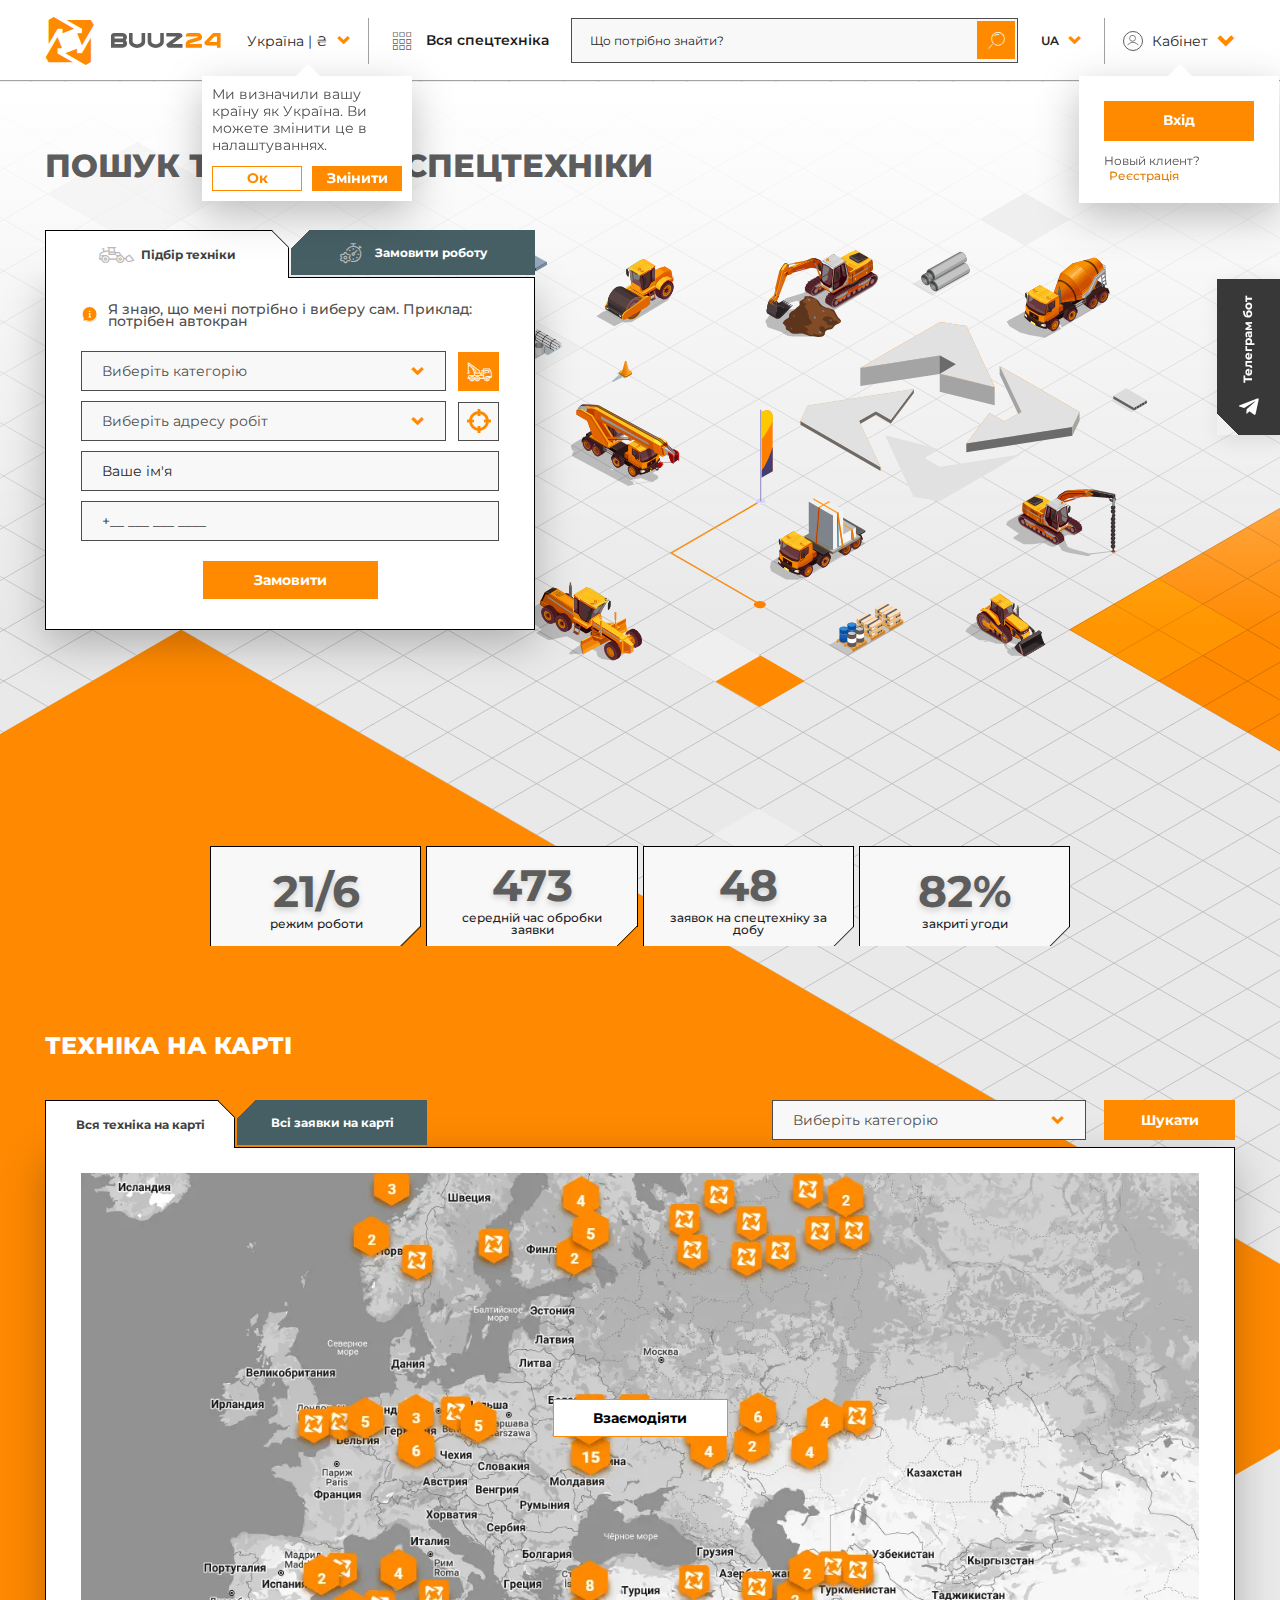
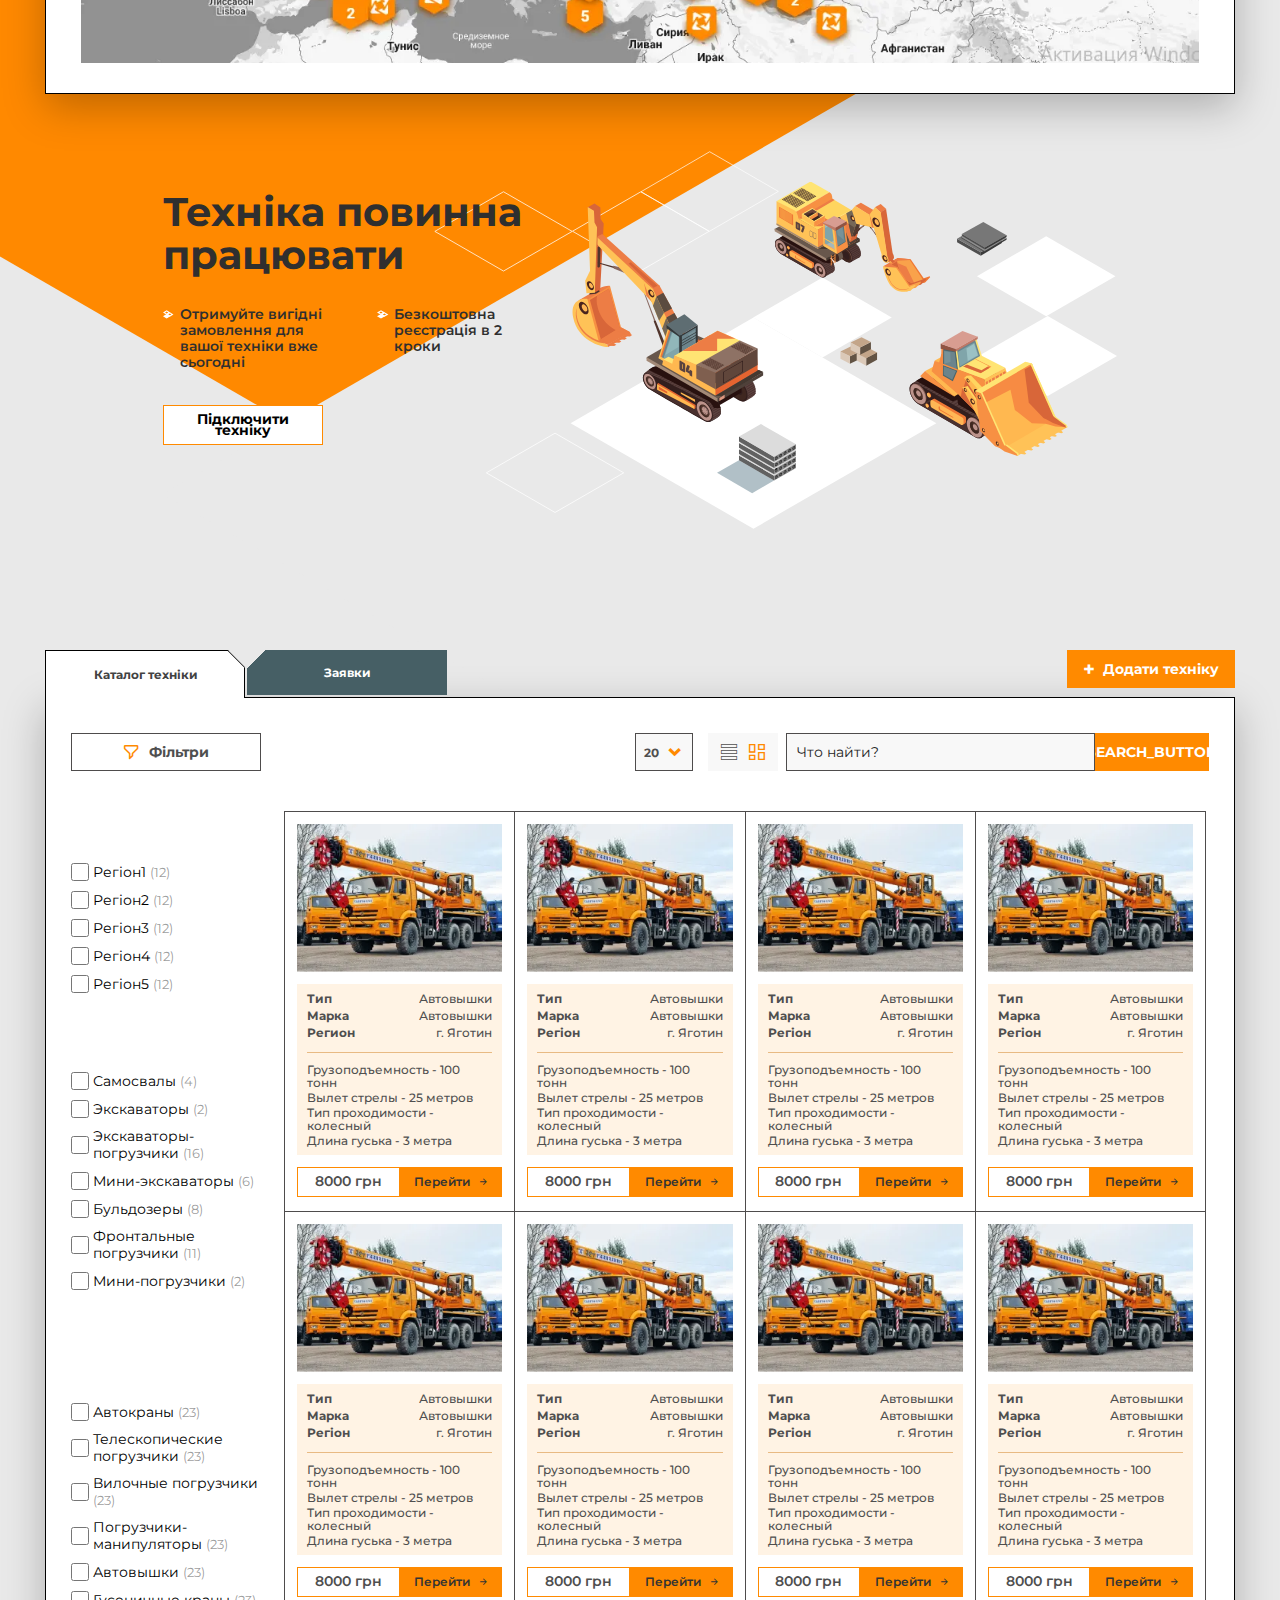
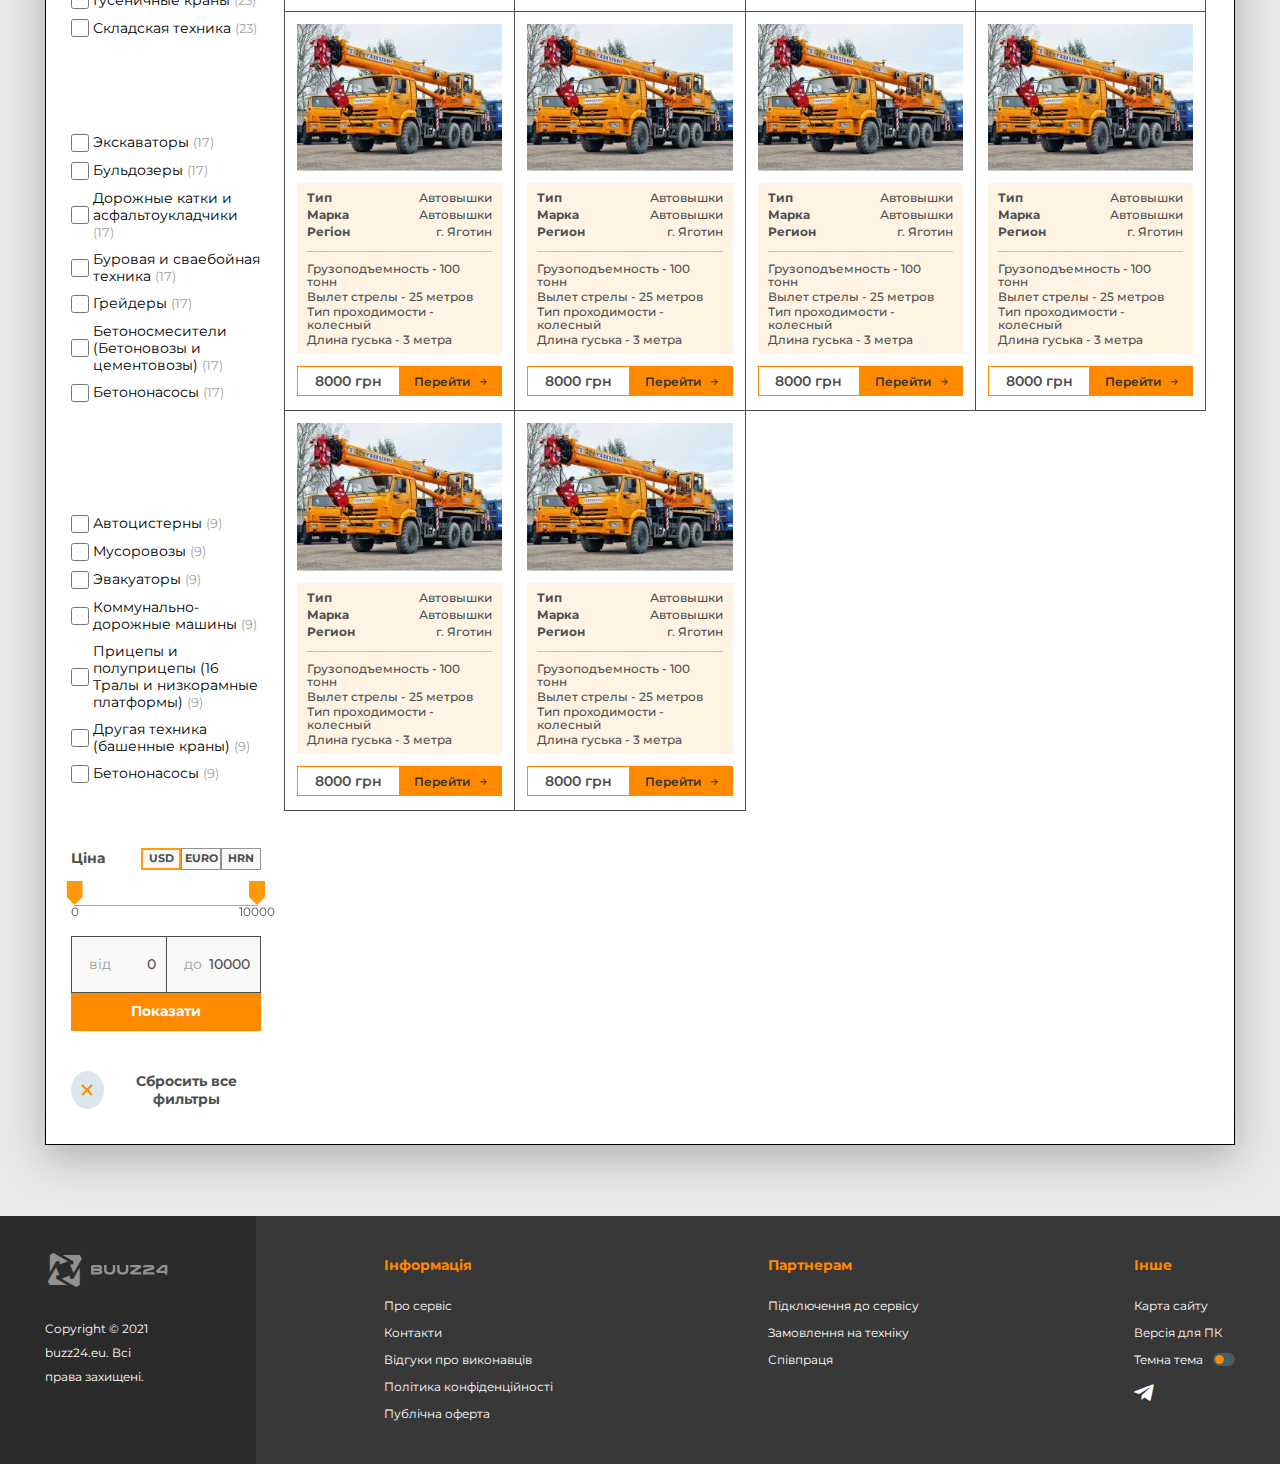
<file: index.html>
<!DOCTYPE html>
<html lang="ru">

<head>
	<title>Поиск и аренда спецтехники в Украине</title>
	<meta charset="UTF-8">
	<meta name="format-detection" content="telephone=no">
	<!-- <style>body{opacity: 0;}</style> -->
	<link rel="stylesheet" href="css/style.min.css?_v=20230811200730">
	<link rel="shortcut icon" href="favicon.ico">
	<!-- <meta name="robots" content="noindex, nofollow"> -->
	<meta name="viewport" content="width=device-width, initial-scale=1.0">
</head>

<body>
	<div class="wrapper">
		<header class="header">
			<div class="header__container">
				<div class="header__body">
					<button type="button" class="header__menu-icon icon-menu">
						<span></span>
						<span></span>
						<span></span>
					</button>
					<a href="#" class="header__logo _icon-logo">
						<img src="img/main/logo-header.svg" alt="Buzz24">
					</a>
					<div class="header__main">
						<div class="header__wrap">

							<div class="header__location location-header">
								<div data-dropdown-hover="" class="location-header__items">
									<button data-dropdown-button="" type="button" data-value="1" class="location-header__title f18 _bg _icon-arrow-1">Україна | ₴</button>
									<div data-dropdown-list="" class="location-header__list dropdown__list">
										<div class="spollers__arrow"></div>
										<div class="lang-header__row">
											<div class="lang-header__title" data-translate='CHOOSE_REGION'>Вибрати регіон</div>
										</div>
										<ul class="lang-header__wrap">
											<li data-dropdown-item="" class="location-header__item dropdown__item" data-value="1">
												<div class="location-header__radio">
													<input class="location-header__radio-input" checked="" type="radio" id="location-1" name="location">
													<label for="location-1" data-translate="REG_UK_UA">Україна | ₴</label>
												</div>
											</li>
											<li data-dropdown-item="" class="location-header__item dropdown__item" data-value="2">
												<div class="location-header__radio">
													<input class="location-header__radio-input" type="radio" id="location-2" name="location">
													<label for="location-2" data-translate="REG_PL_PL">Польша | zł</label>
												</div>
											</li>

										</ul>
									</div>
									<input type="text" name="select-loc" value="1" data-dropdown-input="" class="dropdown__input-hidden">
									<div data-da=".wrapper,767.98,1" class="location-header__body">
										<div class="spollers__arrow"></div>
										<p class="location-header__text" data-translate='LANG_POPUP_INFO'>Ми визначили вашу країну як Україна. Ви можете змінити це в налаштуваннях.
										</p>
										<div class="location-header__buttons">
											<button type="button" class="location-header__button btn" data-translate='AGREE_BUTTON'>Ок</button>
											<button type="button" class="location-header__button btn btn-c" data-translate='CHANGE_BUTTON'>Змінити</button>
										</div>
									</div>
								</div>
							</div>

							<div class="header__line hide-mob"></div>
							<div class="header__category category-header">
								<a href="catalog.html" class="category-header__button f18 icon-close _icon-dots" data-translate='ALL_EQUIPMENT'>Вся спецтехніка</a>
								<nav class="category-header__nav">
									<div class="category-header__row">
										<div class="category-header__icon-circle">
											<button type="button" class="category-header__icon-close btn-close icon-close">
												<span></span>
												<span></span>
											</button>
										</div>
									</div>
									<div data-spollers="767.98,max" data-one-spoller class="category-header__wrapper">
										<div class="category-header__items">
											<button type="button" data-spoller data-spoller-close class="category-header__title _icon-excavator">Землеройная техника<span class="_icon-arrow-1"></span></button>
											<ul class="category-header__list">
												<li class="category-header__item">
													<a href="#" class="category-header__link">Самосвалы</a>
												</li>
												<li class="category-header__item">
													<a href="#" class="category-header__link">Экскаваторы</a>
												</li>
												<li class="category-header__item">
													<a href="#" class="category-header__link">Экскаваторы-погрузчики</a>
												</li>
												<li class="category-header__item">
													<a href="#" class="category-header__link">Мини-экскаваторы</a>
												</li>
												<li class="category-header__item">
													<a href="#" class="category-header__link">Бульдозеры</a>
												</li>
												<li class="category-header__item">
													<a href="#" class="category-header__link">Фронтальные погрузчики</a>
												</li>
												<li class="category-header__item">
													<a href="#" class="category-header__link">Мини-погрузчики</a>
												</li>
											</ul>
										</div>
										<div class="category-header__items">
											<button type="button" data-spoller data-spoller-close class="category-header__title _icon-crane_truck">Краны и погрузочно-разгрузочная техника<span class="_icon-arrow-1"></span></button>
											<ul class="category-header__list">
												<li class="category-header__item">
													<a href="#" class="category-header__link">Автокраны</a>
												</li>
												<li class="category-header__item">
													<a href="#" class="category-header__link">Телескопические погрузчики</a>
												</li>
												<li class="category-header__item">
													<a href="#" class="category-header__link">Вилочные погрузчики</a>
												</li>
												<li class="category-header__item">
													<a href="#" class="category-header__link">Погрузчики-манипуляторы</a>
												</li>
												<li class="category-header__item">
													<a href="#" class="category-header__link">Автовышки</a>
												</li>
												<li class="category-header__item">
													<a href="#" class="category-header__link">Гусеничные краны</a>
												</li>
												<li class="category-header__item">
													<a href="#" class="category-header__link">Складская техника</a>
												</li>
											</ul>
										</div>
										<div class="category-header__items">
											<button type="button" data-spoller data-spoller-close class="category-header__title _icon-bulldozers">Бетон & Дорожностроительная техника<span class="_icon-arrow-1"></span></button>
											<ul class="category-header__list">
												<li class="category-header__item">
													<a href="#" class="category-header__link">Экскаваторы</a>
												</li>
												<li class="category-header__item">
													<a href="#" class="category-header__link">Бульдозеры</a>
												</li>
												<li class="category-header__item">
													<a href="#" class="category-header__link">Дорожные катки и асфальтоукладчики</a>
												</li>
												<li class="category-header__item">
													<a href="#" class="category-header__link">Буровая и сваебойная техника</a>
												</li>
												<li class="category-header__item">
													<a href="#" class="category-header__link">Грейдеры</a>
												</li>
												<li class="category-header__item">
													<a href="#" class="category-header__link">Бетоносмесители (Бетоновозы и цементовозы)</a>
												</li>
												<li class="category-header__item">
													<a href="#" class="category-header__link">Бетононасосы</a>
												</li>
											</ul>
										</div>
										<div class="category-header__items">
											<button type="button" data-spoller data-spoller-close class="category-header__title _icon-truck-1">Коммунально-дорожные машины & Другая техника<span class="_icon-arrow-1"></span></button>
											<ul class="category-header__list">
												<li class="category-header__item">
													<a href="#" class="category-header__link">Автоцистерны</a>
												</li>
												<li class="category-header__item">
													<a href="#" class="category-header__link">Мусоровозы</a>
												</li>
												<li class="category-header__item">
													<a href="#" class="category-header__link">Эвакуаторы</a>
												</li>
												<li class="category-header__item">
													<a href="#" class="category-header__link">Коммунально-дорожные машины</a>
												</li>
												<li class="category-header__item">
													<a href="#" class="category-header__link">Прицепы и полуприцепы (16 Тралы и низкорамные
														платформы)</a>
												</li>
												<li class="category-header__item">
													<a href="#" class="category-header__link">Другая техника (башенные краны)</a>
												</li>
											</ul>
										</div>
									</div>
								</nav>
							</div>
							<form action="#" class="header__search search-header">
								<input id="search-input" type="text" name="form[]" data-error="Ошибка" data-translate='MAIN_SEARCH_PLACEHOLDER' placeholder="Що потрібно знайти?" class="search-header__input">
								<ul id="suggestions-list" class="search-header__suggestions-list"></ul>
								<button type="submit" class="search-header__button _icon-search-1 btn-c"></button>
								<button type="button" class="search-header__button-clear btn-close"></button>
							</form>
							<div data-dropdown-hover class="header__lang lang-header dropdown" data-da=".header__body,767.98,3">
								<button data-dropdown-button class="lang-header__button dropdown__button _icon-arrow f18 _bg _icon-arrow-1" data-value="ua">UA</button>
								<div data-dropdown-list class="lang-header__list dropdown__list">
									<div class="spollers__arrow"></div>
									<div class="lang-header__row">
										<div class="lang-header__title" data-translate='CHANGE_LANG'>ЗМІНИТИ МОВУ</div>
									</div>
									<ul class="lang-header__wrap">
										<li class="location-header__item dropdown__item">
											<div class="location-header__radio">
												<input class="location-header__radio-input" type="radio" id="lang-1" name="lang" value="EN">
												<label for="lang-1">
													<span data-dropdown-item class="location-header__label" data-value="en">EN</span>
													<span class="location-header__radio-text" data-translate='EN'>Англійська</span>
												</label>
											</div>
										</li>
										<li class="location-header__item dropdown__item">
											<div class="location-header__radio">
												<input class="location-header__radio-input" checked type="radio" id="lang-2" name="lang" value="UK_UA">
												<label for="lang-2">
													<span data-dropdown-item class="location-header__label" data-value="ua">UA</span>
													<span class="location-header__radio-text" data-translate='UK_UA'>Українська</span>
												</label>
											</div>
										</li>
										<li class="location-header__item dropdown__item">
											<div class="location-header__radio">
												<input class="location-header__radio-input" type="radio" id="lang-3" name="lang" value="UK_UA">
												<label for="lang-3">
													<span data-dropdown-item class="location-header__label" data-value="ua">PL</span>
													<span class="location-header__radio-text" data-translate='PL_PL'>Польська</span>
												</label>
											</div>
										</li>
									</ul>
								</div>
								<input data-dropdown-input type="text" name="select-category" value="" class="dropdown__input-hidden">
							</div>
							<div class="header__line hide-mob"></div>
							<div class="header__login login-header">
								<div data-dropdown-hover class="login-header__item">
									<button data-dropdown-button type="button" id="header__title-login" class="login-header__title _bg _icon-arrow-1 f18"><span class="login-header__title-name" data-translate='PROFILE_MAIN'>Кабінет</span><span class="_icon-user"></span></button>
									<div data-dropdown-list class="login-header__body" data-da=".header__wrap,767.98,0">
										<div data-da=".login-header__item,767.98,2" class="spollers__arrow"></div>
										<div class="login-header__top">
											<a href="#" data-popup="#popup-login" class="login-header__button btn btn-c" data-translate='SIGN_IN_BUTTON'>Вхід</a>
											<p class="login-header__text"><span data-translate='NEW_CUSTOMER'>Новый клиент</span>?<a href="#" data-translate='START_HERE'>Реєстрація</a></p>
										</div>
										<div class="login-header__bottom">
											<h6 class="login-header__title-bottom f14" data-translate='YOUR_ACCOUNT'>Ваш обліковий запис</h6>
											<ul class="login-header__list">
												<li><a href="" class="login-header__link" data-translate='ORDERS'>Замовлення</a></li>
												<li><a href="" class="login-header__link" data-translate='OFFERS'>Пропозиції</a></li>
												<li><a href="" class="login-header__link" data-translate='PROFILE'>Профіль</a></li>
												<li><a href="" class="login-header__link" data-translate='MESSAGES'>Повідомлення</a></li>
												<!-- <li><a href="" class="login-header__link"></a></li> -->
											</ul>
											<!-- <ul class="login-header__list">
										<li><a href="" class="login-header__link">Cookies settings</a></li>
									</ul> -->
										</div>
									</div>
								</div>
							</div>
						</div>
					</div>
				</div>
			</div>
		</header>
		<main>
			<div class="side-button">
				<div class="side-button__wrap">
					<button class="side-button__close"><img src="img/main/close.svg" alt="svg"></button>
					<p class="side-button__text" data-translate='QUICK_ORDER'>Телеграм бот</p>
					<a href="product.html" class="side-button__link _icon-telegram"></a>
					<!-- <a href="" class="side-button__link _icon-viber"></a> -->
				</div>
			</div>
			<div class="cookies">
				<div class="cookies__container">
					<div class="cookies__body">
						<p class="cookies__text" data-translate='COOKIE_INFO'>Ми використовуємо файли cookie для оптимізації роботи нашого сервісу. Продовжуючи користуватися сайтом, ви погоджуєтесь на їх використання.</p>
						<div class="cookies__buttons">
							<button type="submit" class="cookies__button btn btn-c cookies__accept" data-translate='AGREE_BUTTON'>Ок</button>
							<a href="" class="cookies__button cookies__button-link btn" data-translate='CHANGE_BUTTON'>Змінити</a>
						</div>
						<button type="submit" class="cookies__button-close btn-close">
							<span></span>
						</button>
					</div>
				</div>
			</div>
			<section class="main">
				<div class="main__container">
					<h1 class="main__title" data-translate='MAIN_TITLE'>ПОШУК ТА ОРЕНДА СПЕЦТЕХНІКИ</h1>
					<div class="main__wrapper">
						<div class="main__content">
							<div data-tabs class="main__tabs tabs">
								<nav data-tabs-titles class="tabs__navigation">
									<button type="button" class="tabs__title _tab-active f16" data-translate='CHOOSE_EQUIPMENT'><span class="_icon-truck-2"></span>Підбір техніки</button>
									<button type="button" class="tabs__title f16" data-translate='JOB_ORDER'><span class="_icon-time_works"></span>Замовити роботу</button>
								</nav>
								<div data-tabs-body class="tabs__content">
									<!-- <form action="#" data-dev data-popup-message="#popup" class="tabs__body form"> -->
									<form action="#" class="tabs__body form">
										<div class="tabs__top-row">
											<div class="tabs__icon">
												<img src="img/main/info.svg" alt="">
											</div>
											<p class="tabs__text" data-translate='CHOOSE_INFO'>Я знаю, що мені потрібно і виберу сам. Приклад: потрібен автокран</p>
										</div>
										<div class="tabs__row">
											<div data-dropdown class="tabs__dropdown dropdown">
												<button type="button" data-dropdown-button class="tabs__dropdown-button dropdown__button _icon-arrow-1" data-value="" data-translate='CHOOSE_CATEGORY_PLACEHOLDER'>Виберіть категорію</button>
												<div data-dropdown-list class="tabs__list dropdown__list">
													<div class="category-header__wrapper">
														<div class="category-header__items">
															<h6 class="category-header__title _icon-excavator">Землеройная техника</h6>
															<ul class="category-header__list">
																<li class="dropdown__item" data-dropdown-item data-value="1">Самосвалы</li>
																<li class="dropdown__item" data-dropdown-item data-value="2">Экскаваторы</li>
																<li class="dropdown__item" data-dropdown-item data-value="3">Экскаваторы-погрузчики</li>
																<li class="dropdown__item" data-dropdown-item data-value="4">Мини-экскаваторы</li>
																<li class="dropdown__item" data-dropdown-item data-value="5">Бульдозеры</li>
																<li class="dropdown__item" data-dropdown-item data-value="6">Фронтальные погрузчики</li>
																<li class="dropdown__item" data-dropdown-item data-value="7">Мини-погрузчики</li>
															</ul>
														</div>
														<div class="category-header__items">
															<h6 class="category-header__title _icon-crane_truck">Краны и погрузочно-разгрузочная
																техника</h6>
															<ul class="category-header__list">
																<li class="category-header__item">
																<li class="dropdown__item" data-dropdown-item data-value="8">Автокраны</li>
																<li class="dropdown__item" data-dropdown-item data-value="9">Телескопические погрузчики
																</li>
																<li class="dropdown__item" data-dropdown-item data-value="10">Вилочные
																	погрузчики</li>
																<li class="dropdown__item" data-dropdown-item data-value="11">Погрузчики-манипуляторы
																</li>
																<li class="dropdown__item" data-dropdown-item data-value="12">Автовышки</li>
																<li class="dropdown__item" data-dropdown-item data-value="13">Гусеничные
																	краны</li>
																<li class="dropdown__item" data-dropdown-item data-value="14">Складская
																	техника</li>
															</ul>
														</div>
														<div class="category-header__items">
															<h6 class="category-header__title _icon-bulldozers">Бетон & Дорожностроительная
																техника</h6>
															<ul class="category-header__list">
																<li class="category-header__item">
																<li class="dropdown__item" data-dropdown-item data-value="15">Экскаваторы</li>
																<li class="dropdown__item" data-dropdown-item data-value="16">Бульдозеры</li>
																<li class="dropdown__item" data-dropdown-item data-value="17">Дорожные
																	катки и асфальтоукладчики</li>
																<li class="dropdown__item" data-dropdown-item data-value="18">Буровая и
																	сваебойная техника</li>
																<li class="dropdown__item" data-dropdown-item data-value="19">Грейдеры</li>
																<li class="dropdown__item" data-dropdown-item data-value="20">Бетоносмесители
																	(Бетоновозы и
																	цементовозы)</li>
																<li class="dropdown__item" data-dropdown-item data-value="21">Бетононасосы</li>
															</ul>
														</div>
														<div class="category-header__items">
															<h6 class="category-header__title _icon-truck-1">Коммунально-дорожные машины & Другая
																техника</h6>
															<ul class="category-header__list">
																<li class="category-header__item">
																<li class="dropdown__item" data-dropdown-item data-value="22">Автоцистерны</li>
																<li class="dropdown__item" data-dropdown-item data-value="23">Мусоровозы</li>
																<li class="dropdown__item" data-dropdown-item data-value="24">Эвакуаторы</li>
																<li class="dropdown__item" data-dropdown-item data-value="25">Коммунально-дорожные
																	машины</li>
																<li class="dropdown__item" data-dropdown-item data-value="26">Прицепы и
																	полуприцепы (16 Тралы и
																	низкорамные
																	платформы)</li>
																<li class="dropdown__item" data-dropdown-item data-value="27">Другая
																	техника (башенные краны)</li>
															</ul>
														</div>
													</div>
												</div>
												<input type="text" id="select-category" name="select-category" value="" data-dropdown-input class="dropdown__input-hidden">
											</div>
											<button type="button" data-popup="#popup-category" class="tabs__row-icon _icon-tow-truck"></button>
										</div>
										<div class="tabs__row">
											<div data-dropdown class="tabs__dropdown dropdown">
												<button type="button" data-dropdown-button class="tabs__dropdown-button dropdown__button _icon-arrow-1" data-value="" data-translate='CHOOSE_LOCATION_PLACEHOLDER'>Виберіть адресу робіт</button>
												<ul data-dropdown-list class="tabs__list dropdown__list">
													<li class="dropdown__item" data-dropdown-item data-value="1">Киевская область</li>
													<li class="dropdown__item" data-dropdown-item data-value="2">Винницкая область</li>
													<li class="dropdown__item" data-dropdown-item data-value="3">Сумская область</li>
													<li class="dropdown__item" data-dropdown-item data-value="4">Одесская область</li>
													<li class="dropdown__item" data-dropdown-item data-value="5">Днепропетровская область</li>
													<li class="dropdown__item" data-dropdown-item data-value="6">Черниговская область</li>
													<li class="dropdown__item" data-dropdown-item data-value="7">Харьковская область</li>
													<li class="dropdown__item" data-dropdown-item data-value="8">Житомирская область</li>
													<li class="dropdown__item" data-dropdown-item data-value="9">Полтавская область</li>
												</ul>
												<input type="text" id="select-location" name="select-location" value="" data-dropdown-input class="dropdown__input-hidden">
											</div>
											<button data-popup="#popup-map" type="button" class="tabs__row-icon _icon-location">
												<img src="img/main/location.svg" alt="">
											</button>
										</div>
										<input data-validate data-required type="text" id="name" name="name" class="tabs__input" data-translate='NAME_PLACEHOLDER' placeholder="Ваше ім'я">
										<div>
											<input data-error="Номер телефона должен начинаться с +40, +90, +373, +380" data-validate data-required type="tel" id="tel" name="tel" class="tabs__input phone-mask" placeholder="+__ ___ ___ ____">
										</div>
										<button data-popup="#popup" type="submit" class="tabs__button btn btn-c" data-translate='GET_ORDER_BUTTON'>Замовити</button>
									</form>
									<div class="tabs__body">
										<div class="tabs__top-row">
											<div class="tabs__icon">
												<img src="img/main/info.svg" alt="">
											</div>
											<p class="tabs__text" data-translate='CHOOSE_INFO'>Я знаю, що мені потрібно і виберу сам. Приклад: потрібен автокран</p>
										</div>
									</div>
								</div>
							</div>
						</div>
						<div class="main__image">
							<img src="img/main/main-background.svg" alt="Main background" class="main__bg light-theme">
							<img src="img/main/main-background-mobile.svg" alt="Main background" class="main__bg-mob light-theme">
							<img src="img/main/main-background-dark-theme.svg" alt="Main background" class="main__bg dark-theme">
							<img src="img/main/main-background-mobile-dark-theme.svg" alt="Main background" class="main__bg-mob dark-theme">
						</div>
					</div>
				</div>
			</section>
			<section class="statistics">
				<div class="statistics__container">
					<div data-watch class="statistics__inner">
						<div class="statistics__item">
							<h2 class="statistics__item-title"><span data-digits-counter>24</span>/<span data-digits-counter>7</span>
							</h2>
							<div class="statistics__item-subtitle" data-translate='WORKING_MODE'>
								режим роботи
							</div>
						</div>
						<div class="statistics__item">
							<h2 data-digits-counter class="statistics__item-title">526</h2>
							<div class="statistics__item-subtitle" data-translate='AVARAGE_TIME_ORDER'>
								середній час обробки заявки
							</div>
						</div>
						<div class="statistics__item">
							<h2 data-digits-counter class="statistics__item-title">54</h2>
							<div class="statistics__item-subtitle" data-translate='ORDERS_PER_DAY'>
								заявок на спецтехніку за добу
							</div>
						</div>
						<div class="statistics__item">
							<h2 class="statistics__item-title"><span data-digits-counter>92</span>%</h2>
							<div class="statistics__item-subtitle" data-translate='SUCCESSFUL_TRANSACTIONS'>
								закриті угоди
							</div>
						</div>
					</div>
				</div>
			</section>
			<section class="map">
				<div class="map__container">
					<h3 class="map__title" data-translate='EQUIPMENT_ON_MAP'>ТЕХНІКА НА КАРТІ</h3>
					<div data-tabs class="map__tabs tabs">
						<nav data-tabs-titles class="tabs__navigation">
							<button type="button" class="map__tabs-title tabs__title _tab-active f16" data-translate='ALL_EQUIPMENT_ON_MAP'>Вся техніка на карті</button>
							<button type="button" class="map__tabs-title tabs__title f16" data-translate='ALL_ORDERS_ON_MAP'>Всі заявки на карті</button>
						</nav>
						<div data-tabs-body class="tabs__content map__content">
							<div class="tabs__body tabs__body-map">
								<div id="map_container" class="map__wrapper">
									<div class="map__image">
										<picture><source srcset="img/main/map-background.webp" type="image/webp"><img src="img/main/map-background.png" alt="Карта"></picture>
									</div>
									<div id="map" class="map__iframe">
										<div id="map__button" class="map__button-wrap">
											<button id="load_map_button" class="map__button btn btn-w" data-translate='MAPACTION_BUTTON'>Взаємодіяти</button>
										</div>
									</div>
									<div class="map__info-wrapper">
										<div class="map__info-content info-content">
											<div class="info-content__wrapp">
												<div class="info-content__body-title">
													<div class="info-content__title"><span data-translate='RENT'>Аренда</span> бульдозеры</div>
													<div class="info-content__title-text">г. Яготин</div>
												</div>
												<button data-da=".info-content,991.98,4" type="submit" class="info-content__button">
													<span class="btn-close">
														<span></span>
													</span>
												</button>
											</div>
											<div class="info-content__wrapper">
												<div class="info-content__image">
													<picture><source srcset="img/catalog/catalog_img-01.webp" type="image/webp"><img class="info-content__img" src="img/catalog/catalog_img-01.png" alt=""></picture>
												</div>
												<div class="info-content__main">
													<div class="info-content__header">
														<div class="info-content__row">
															<div class="info-content__name info-content__name-type">Тип</div>
															<div class="info-content__descr-type">Автовышки</div>
														</div>
														<div class="info-content__row">
															<div class="info-content__name info-content__name-brand">Марка</div>
															<div class="info-content__descr-brand">Автовышки</div>
														</div>
													</div>
													<div class="info-content__footer">
														<div class="info-content__text info-content__text-1">Грузоподъемность - 100 тонн</div>
														<div class="info-content__text info-content__text-2">Вылет стрелы - 25 метров</div>
														<div class="info-content__text info-content__text-3">Тип проходимости - колесный</div>
														<div class="info-content__text info-content__text-4">Длина гуська - 3 метра</div>
													</div>
												</div>
											</div>
											<div class="info-content__price">
												<button type="submit" class="info-content__button-price info-content__button-hour btn">800 грн./
													час</button>
												<button type="submit" class="info-content__button-price info-content__button-day btn">6800
													грн./
													смена</button>
												<a href="#" target="_blank" class="info-content__button-price info-content__button-order btn btn-c" data-translate='GET_ORDER_BUTTON'>Заказать</a>
											</div>
										</div>
										<div class="map__info-content info-content">
											<div class="info-content__wrapp">
												<div class="info-content__body-title">
													<div class="info-content__title"><span data-translate='RENT'>Аренда</span> бульдозеры</div>
													<div class="info-content__title-text">г. Яготин1</div>
												</div>
												<button data-da=".info-content,991.98,4" type="submit" class="info-content__button">
													<span class="btn-close">
														<span></span>
													</span>
												</button>
											</div>
											<div class="info-content__wrapper">
												<div class="info-content__image">
													<picture><source srcset="img/catalog/catalog_img-01.webp" type="image/webp"><img class="info-content__img" src="img/catalog/catalog_img-01.png" alt=""></picture>
												</div>
												<div class="info-content__main">
													<div class="info-content__header">
														<div class="info-content__row">
															<div class="info-content__name info-content__name-type">Тип</div>
															<div class="info-content__descr-type">Автовышки1</div>
														</div>
														<div class="info-content__row">
															<div class="info-content__name info-content__name-brand">Марка</div>
															<div class="info-content__descr-brand">Автовышки1</div>
														</div>
													</div>
													<div class="info-content__footer">
														<div class="info-content__text info-content__text-1">Грузоподъемность - 10 тонн</div>
														<div class="info-content__text info-content__text-2">Вылет стрелы - 2 метров</div>
														<div class="info-content__text info-content__text-3">Тип проходимости - колесный</div>
														<div class="info-content__text info-content__text-4">Длина гуська - 2 метра</div>
													</div>
												</div>
											</div>
											<div class="info-content__price">
												<button type="submit" class="info-content__button-price info-content__button-hour btn">700 грн./
													час</button>
												<button type="submit" class="info-content__button-price info-content__button-day btn">7800 грн./
													смена</button>
												<a href="#" target="_blank" class="info-content__button-price info-content__button-order btn btn-c" data-translate='GET_ORDER_BUTTON'>Заказать</a>
											</div>
										</div>
										<div class="map__info-content info-content">
											<div class="info-content__wrapp">
												<div class="info-content__body-title">
													<div class="info-content__title"><span data-translate='RENT'>Аренда</span> бульдозеры</div>
													<div class="info-content__title-text">г. Яготин2</div>
												</div>
												<button data-da=".info-content,991.98,4" type="submit" class="info-content__button">
													<span class="btn-close">
														<span></span>
													</span>
												</button>
											</div>
											<div class="info-content__wrapper">
												<div class="info-content__image">
													<picture><source srcset="img/catalog/catalog_img-01.webp" type="image/webp"><img class="info-content__img" src="img/catalog/catalog_img-01.png" alt=""></picture>
												</div>
												<div class="info-content__main">
													<div class="info-content__header">
														<div class="info-content__row">
															<div class="info-content__name info-content__name-type">Тип</div>
															<div class="info-content__descr-type">Автовышки2</div>
														</div>
														<div class="info-content__row">
															<div class="info-content__name info-content__name-brand">Марка</div>
															<div class="info-content__descr-brand">Автовышки2</div>
														</div>
													</div>
													<div class="info-content__footer">
														<div class="info-content__text info-content__text-1">Грузоподъемность - 1020 тонн</div>
														<div class="info-content__text info-content__text-2">Вылет стрелы - 225 метров</div>
														<div class="info-content__text info-content__text-3">Тип проходимости - колесный</div>
														<div class="info-content__text info-content__text-4">Длина гуська - 32 метра</div>
													</div>
												</div>
											</div>
											<div class="info-content__price">
												<button type="submit" class="info-content__button-price info-content__button-hour btn">80 грн./
													час</button>
												<button type="submit" class="info-content__button-price info-content__button-day btn">650 грн./
													смена</button>
												<a href="#" target="_blank" class="info-content__button-price info-content__button-order btn btn-c" data-translate='GET_ORDER_BUTTON'>Заказать</a>
											</div>
										</div>
										<div class="map__info-content info-content">
											<div class="info-content__wrapp">
												<div class="info-content__body-title">
													<div class="info-content__title"><span data-translate='RENT'>Аренда</span> бульдозеры</div>
													<div class="info-content__title-text">г. Яготин3</div>
												</div>
												<button data-da=".info-content,991.98,4" type="submit" class="info-content__button">
													<span class="btn-close">
														<span></span>
													</span>
												</button>
											</div>
											<div class="info-content__wrapper">
												<div class="info-content__image">
													<picture><source srcset="img/catalog/catalog_img-01.webp" type="image/webp"><img class="info-content__img" src="img/catalog/catalog_img-01.png" alt=""></picture>
												</div>
												<div class="info-content__main">
													<div class="info-content__header">
														<div class="info-content__row">
															<div class="info-content__name info-content__name-type">Тип</div>
															<div class="info-content__descr-type">Автовышки3</div>
														</div>
														<div class="info-content__row">
															<div class="info-content__name info-content__name-brand">Марка</div>
															<div class="info-content__descr-brand">Автовышки3</div>
														</div>
													</div>
													<div class="info-content__footer">
														<div class="info-content__text info-content__text-1">Грузоподъемность - 1030 тонн</div>
														<div class="info-content__text info-content__text-2">Вылет стрелы - 253 метров</div>
														<div class="info-content__text info-content__text-3">Тип проходимости - колесный</div>
														<div class="info-content__text info-content__text-4">Длина гуська - 33 метра</div>
													</div>
												</div>
											</div>
											<div class="info-content__price">
												<button type="submit" class="info-content__button-price info-content__button-hour btn">803 грн./
													час</button>
												<button type="submit" class="info-content__button-price info-content__button-day btn">6803 грн./
													смена</button>
												<a href="#" target="_blank" class="info-content__button-price info-content__button-order btn btn-c" data-translate='GET_ORDER_BUTTON'>Заказать</a>
											</div>
										</div>
										<div class="map__info-content info-content">
											<div class="info-content__wrapp">
												<div class="info-content__body-title">
													<div class="info-content__title"><span data-translate='RENT'>Аренда</span> бульдозеры</div>
													<div class="info-content__title-text">г. Яготин4</div>
												</div>
												<button data-da=".info-content,991.98,4" type="submit" class="info-content__button">
													<span class="btn-close">
														<span></span>
													</span>
												</button>
											</div>
											<div class="info-content__wrapper">
												<div class="info-content__image">
													<picture><source srcset="img/catalog/catalog_img-01.webp" type="image/webp"><img class="info-content__img" src="img/catalog/catalog_img-01.png" alt=""></picture>
												</div>
												<div class="info-content__main">
													<div class="info-content__header">
														<div class="info-content__row">
															<div class="info-content__name info-content__name-type">Тип</div>
															<div class="info-content__descr-type">Автовышки4</div>
														</div>
														<div class="info-content__row">
															<div class="info-content__name info-content__name-brand">Марка</div>
															<div class="info-content__descr-brand">Автовышки4</div>
														</div>
													</div>
													<div class="info-content__footer">
														<div class="info-content__text info-content__text-1">Грузоподъемность - 400 тонн</div>
														<div class="info-content__text info-content__text-2">Вылет стрелы - 24 метров</div>
														<div class="info-content__text info-content__text-3">Тип проходимости - колесный</div>
														<div class="info-content__text info-content__text-4">Длина гуська - 4 метра</div>
													</div>
												</div>
											</div>
											<div class="info-content__price">
												<button type="submit" class="info-content__button-price info-content__button-hour btn">804 грн./
													час</button>
												<button type="submit" class="info-content__button-price info-content__button-day btn">6804 грн./
													смена</button>
												<a href="#" target="_blank" class="info-content__button-price info-content__button-order btn btn-c" data-translate='GET_ORDER_BUTTON'>Заказать</a>
											</div>
										</div>
									</div>
								</div>
							</div>
							<div class="tabs__body tabs__body-map">
								<p class="tabs__text">Содержимое второго таба</p>
							</div>
						</div>
						<form class="tabs__search-map" data-da=".tabs__body-map,991.98,0">
							<div data-dropdown class="tabs__search-dropdown tabs__dropdown dropdown">
								<button type="button" data-dropdown-button class="tabs__dropdown-search tabs__dropdown-button dropdown__button _icon-arrow-1" data-value="" data-translate='CHOOSE_CATEGORY_PLACEHOLDER'>Виберіть категорію</button>
								<div data-dropdown-list class="tabs__list dropdown__list">
									<div class="category-header__wrapper">
										<div class="category-header__items">
											<h6 class="category-header__title _icon-excavator">Землеройная техника</h6>
											<ul class="category-header__list">
												<li class="dropdown__item" data-dropdown-item data-value="1">Самосвалы</li>
												<li class="dropdown__item" data-dropdown-item data-value="2">Экскаваторы</li>
												<li class="dropdown__item" data-dropdown-item data-value="3">Экскаваторы-погрузчики</li>
												<li class="dropdown__item" data-dropdown-item data-value="4">Мини-экскаваторы</li>
												<li class="dropdown__item" data-dropdown-item data-value="5">Бульдозеры</li>
												<li class="dropdown__item" data-dropdown-item data-value="6">Фронтальные погрузчики</li>
												<li class="dropdown__item" data-dropdown-item data-value="7">Мини-погрузчики</li>
											</ul>
										</div>
										<div class="category-header__items">
											<h6 class="category-header__title _icon-crane_truck">Краны и погрузочно-разгрузочная
												техника</h6>
											<ul class="category-header__list">
												<li class="category-header__item">
												<li class="dropdown__item" data-dropdown-item data-value="8">Автокраны</li>
												<li class="dropdown__item" data-dropdown-item data-value="9">Телескопические погрузчики
												</li>
												<li class="dropdown__item" data-dropdown-item data-value="10">Вилочные
													погрузчики</li>
												<li class="dropdown__item" data-dropdown-item data-value="11">Погрузчики-манипуляторы
												</li>
												<li class="dropdown__item" data-dropdown-item data-value="12">Автовышки</li>
												<li class="dropdown__item" data-dropdown-item data-value="13">Гусеничные
													краны</li>
												<li class="dropdown__item" data-dropdown-item data-value="14">Складская
													техника</li>
											</ul>
										</div>
										<div class="category-header__items">
											<h6 class="category-header__title _icon-bulldozers">Бетон & Дорожностроительная
												техника</h6>
											<ul class="category-header__list">
												<li class="category-header__item">
												<li class="dropdown__item" data-dropdown-item data-value="15">Экскаваторы</li>
												<li class="dropdown__item" data-dropdown-item data-value="16">Бульдозеры</li>
												<li class="dropdown__item" data-dropdown-item data-value="17">Дорожные
													катки и асфальтоукладчики</li>
												<li class="dropdown__item" data-dropdown-item data-value="18">Буровая и
													сваебойная техника</li>
												<li class="dropdown__item" data-dropdown-item data-value="19">Грейдеры</li>
												<li class="dropdown__item" data-dropdown-item data-value="20">Бетоносмесители
													(Бетоновозы и
													цементовозы)</li>
												<li class="dropdown__item" data-dropdown-item data-value="21">Бетононасосы</li>
											</ul>
										</div>
										<div class="category-header__items">
											<h6 class="category-header__title _icon-truck-1">Коммунально-дорожные машины & Другая
												техника</h6>
											<ul class="category-header__list">
												<li class="category-header__item">
												<li class="dropdown__item" data-dropdown-item data-value="22">Автоцистерны</li>
												<li class="dropdown__item" data-dropdown-item data-value="23">Мусоровозы</li>
												<li class="dropdown__item" data-dropdown-item data-value="24">Эвакуаторы</li>
												<li class="dropdown__item" data-dropdown-item data-value="25">Коммунально-дорожные
													машины</li>
												<li class="dropdown__item" data-dropdown-item data-value="26">Прицепы и
													полуприцепы (16 Тралы и
													низкорамные
													платформы)</li>
												<li class="dropdown__item" data-dropdown-item data-value="27">Другая
													техника (башенные краны)</li>
											</ul>
										</div>
									</div>
								</div>
								<input type="text" name="search-map" value="" data-dropdown-input class="dropdown__input-hidden">
							</div>
							<button type="submit" class="tabs__search-button btn btn-c" data-translate='SEARCH_BUTTON'>Шукати</button>
						</form>
					</div>
				</div>
			</section>
			<section class="technique">
				<div class="technique__container">
					<div class="technique__wrapper">
						<div class="technique__content">
							<h2 class="technique__title" data-translate='EQUIPMENT_MAIN_TITLE'>
								Техніка повинна працювати
							</h2>
							<div class="technique__row">
								<div class="technique__item">
									<div class="technique__icon">
										<img src="img/main/arrow.svg" alt="">
									</div>
									<p class="technique__text" data-translate='EQUIPMENT_ITEM_1'>Отримуйте вигідні замовлення для вашої техніки вже сьогодні</p>
								</div>
								<div class="technique__item">
									<div class="technique__icon">
										<img src="img/main/arrow.svg" alt="">
									</div>
									<p class="technique__text" data-translate='EQUIPMENT_ITEM_2'>Безкоштовна реєстрація в 2 кроки</p>
								</div>
							</div>
							<a href="" class="technique__button btn btn-w" data-da=".technique__image,767.98,2" data-translate='EQUIPMENT_BUTTON'>Підключити техніку</a>
						</div>
						<div class="technique__image">
							<img src="img/main/banner.svg" alt="" class="technique__light-theme">
							<img src="img/main/banner-dark-theme.svg" alt="" class="technique__dark-theme">
						</div>
					</div>
				</div>
			</section>
			<section class="catalog-section">

				<div class="catalog-section__container">
					<div data-tabs class="catalog-section__tabs tabs">
						<nav data-tabs-titles class="tabs__navigation">
							<button type="button" class="catalog-section__title tabs__title _tab-active f16" data-translate='EQUIPMENT_CATALOG_TAB'>Каталог техніки</button>
							<button type="button" class="catalog-section__title tabs__title f16" data-translate='EQUIPMENT_ORDER_TAB'>Заявки</button>
						</nav>
						<div data-tabs-body class="tabs__content">
							<div class="tabs__body tabs__body-filter">

								<!-- 10.08.2023 -->
								<div class="catalog-section__filter filter">
									<button class="open-filter filter__text _icon-filter" data-translate='EQUIPMENT_FILTER'>Фільтри</button>
									<div data-da=".sidebar__header,991.98,0" class="filter__header filter__text _icon-filter" data-translate='EQUIPMENT_FILTER'>Фільтри</div>
									<div data-dropdown class="filter__dropdown filter__dropdown-quantity dropdown">
										<button type="button" data-dropdown-button class="filter__button-dropdown dropdown__button _icon-arrow-1" data-value="">20</button>
										<ul data-dropdown-list class="dropdown__list">
											<li data-dropdown-item class="dropdown__item" data-value="1">20</li>
											<li data-dropdown-item class="dropdown__item" data-value="2">40</li>
											<li data-dropdown-item class="dropdown__item" data-value="3">60</li>
											<li data-dropdown-item class="dropdown__item" data-value="4">80</li>
											<li data-dropdown-item class="dropdown__item" data-value="5">100</li>
										</ul>
										<input type="text" name="select-quantity" value="" data-dropdown-input class="dropdown__input-hidden">
									</div>
									<div class="filter__block-search">
										<div class="filter__grid" id="filter__grid">
											<button type="submit" id="grid-rows" class="filter__grid-button _icon-rows"></button>
											<button type="submit" id="grid-columns" class="filter__grid-button active _icon-columns"></button>
										</div>
										<div data-da=".filter,767.98,0" class="filter__form-search">
											<input type="text" name="search" placeholder="Что найти?" data-translate='SEARCH_EQUIPMENT_PLACEHOLDER' class="filter__search">
											<button type="submit" class="filter__button-search btn btn-c" data-translate='SEARCH_BUTTON'>SEARCH_BUTTON</button>
										</div>
									</div>
								</div>
								<div class="sidebar__items-container sidebar__items-container_aside">
									<div class="sidebar__selected-items ">
									</div>
									<button class="" type="button">
										<svg xmlns="http://www.w3.org/2000/svg" fill="none" viewBox="0 0 24 24" stroke-width="1.5">
											<path stroke-linecap="round" stroke-linejoin="round" d="M14.74 9l-.346 9m-4.788 0L9.26 9m9.968-3.21c.342.052.682.107 1.022.166m-1.022-.165L18.16 19.673a2.25 2.25 0 01-2.244 2.077H8.084a2.25 2.25 0 01-2.244-2.077L4.772 5.79m14.456 0a48.108 48.108 0 00-3.478-.397m-12 .562c.34-.059.68-.114 1.022-.165m0 0a48.11 48.11 0 013.478-.397m7.5 0v-.916c0-1.18-.91-2.164-2.09-2.201a51.964 51.964 0 00-3.32 0c-1.18.037-2.09 1.022-2.09 2.201v.916m7.5 0a48.667 48.667 0 00-7.5 0" />
										</svg>
									</button>
								</div>
								<div class="catalog-section__wrap">

									<!-- sidebar components -->
									<form class="filter__column sidebar">
										<div class="sidebar__header">
											<button class="sidebar__close" type="button">
												<svg xmlns="http://www.w3.org/2000/svg" fill="none" viewBox="0 0 24 24" stroke-width="1.5">
													<path stroke-linecap="round" stroke-linejoin="round" d="M6 18L18 6M6 6l12 12" />
												</svg>
											</button>
										</div>
										<div class="sidebar__items-container">
											<div class="sidebar__selected-items">
											</div>
											<button class="" type="button">
												<svg xmlns="http://www.w3.org/2000/svg" fill="none" viewBox="0 0 24 24" stroke-width="1.5" stroke="currentColor">
													<path stroke-linecap="round" stroke-linejoin="round" d="M14.74 9l-.346 9m-4.788 0L9.26 9m9.968-3.21c.342.052.682.107 1.022.166m-1.022-.165L18.16 19.673a2.25 2.25 0 01-2.244 2.077H8.084a2.25 2.25 0 01-2.244-2.077L4.772 5.79m14.456 0a48.108 48.108 0 00-3.478-.397m-12 .562c.34-.059.68-.114 1.022-.165m0 0a48.11 48.11 0 013.478-.397m7.5 0v-.916c0-1.18-.91-2.164-2.09-2.201a51.964 51.964 0 00-3.32 0c-1.18.037-2.09 1.022-2.09 2.201v.916m7.5 0a48.667 48.667 0 00-7.5 0" />
												</svg>
											</button>
										</div>

										<div class="sidebar__groups">
											<div class="sidebar__group">
												<h2 class="sidebar__subtitle">Регіон</h2>
												<ul class="sidebar__list">
													<li class="sidebar__item">
														<label>
															<input type="checkbox">
															<span><span class="sidebar__item-text">Регіон1</span> <span class="sidebar__item-quantity">(12)</span></span>
														</label>
													</li>
													<li class="sidebar__item">
														<label>
															<input type="checkbox">
															<span><span class="sidebar__item-text">Регіон2</span> <span class="sidebar__item-quantity">(12)</span></span>
														</label>
													</li>
													<li class="sidebar__item">
														<label>
															<input type="checkbox">
															<span><span class="sidebar__item-text">Регіон3</span> <span class="sidebar__item-quantity">(12)</span></span>
														</label>
													</li>
													<li class="sidebar__item">
														<label>
															<input type="checkbox">
															<span><span class="sidebar__item-text">Регіон4</span> <span class="sidebar__item-quantity">(12)</span></span>
														</label>
													</li>
													<li class="sidebar__item">
														<label>
															<input type="checkbox">
															<span><span class="sidebar__item-text">Регіон5</span> <span class="sidebar__item-quantity">(12)</span></span>
														</label>
													</li>
												</ul>
											</div>
											<div class="sidebar__group">
												<h2 class="sidebar__subtitle _icon-excavator">Землеройная техника</h2>
												<ul class="sidebar__list">
													<li class="sidebar__item">
														<label>
															<input type="checkbox">
															<span><span class="sidebar__item-text">Самосвалы</span> <span class="sidebar__item-quantity">(4)</span></span>
														</label>
													</li>
													<li class="sidebar__item">
														<label>
															<input type="checkbox">
															<span><span class="sidebar__item-text">Экскаваторы</span> <span class="sidebar__item-quantity">(2)</span></span>
														</label>
													</li>
													<li class="sidebar__item">
														<label>
															<input type="checkbox">
															<span><span class="sidebar__item-text">Экскаваторы-погрузчики</span> <span class="sidebar__item-quantity">(16)</span></span>
														</label>
													</li>
													<li class="sidebar__item">
														<label>
															<input type="checkbox">
															<span><span class="sidebar__item-text">Мини-экскаваторы</span> <span class="sidebar__item-quantity">(6)</span></span>
														</label>
													</li>
													<li class="sidebar__item">
														<label>
															<input type="checkbox">
															<span><span class="sidebar__item-text">Бульдозеры</span> <span class="sidebar__item-quantity">(8)</span></span>
														</label>
													</li>
													<li class="sidebar__item">
														<label>
															<input type="checkbox">
															<span><span class="sidebar__item-text">Фронтальные погрузчики</span> <span class="sidebar__item-quantity">(11)</span></span>
														</label>
													</li>
													<li class="sidebar__item">
														<label>
															<input type="checkbox">
															<span><span class="sidebar__item-text">Мини-погрузчики</span> <span class="sidebar__item-quantity">(2)</span></span>
														</label>
													</li>
												</ul>
											</div>
											<div class="sidebar__group">
												<h2 class="sidebar__subtitle _icon-crane_truck">Краны и погрузочно-разгрузочная техника</h2>
												<ul class="sidebar__list">
													<li class="sidebar__item">
														<label>
															<input type="checkbox">
															<span><span class="sidebar__item-text">Автокраны</span> <span class="sidebar__item-quantity">(23)</span></span>
														</label>
													</li>
													<li class="sidebar__item">
														<label>
															<input type="checkbox">
															<span><span class="sidebar__item-text">Телескопические погрузчики</span> <span class="sidebar__item-quantity">(23)</span></span>
														</label>
													</li>
													<li class="sidebar__item">
														<label>
															<input type="checkbox">
															<span><span class="sidebar__item-text">Вилочные погрузчики</span> <span class="sidebar__item-quantity">(23)</span></span>
														</label>
													</li>
													<li class="sidebar__item">
														<label>
															<input type="checkbox">
															<span><span class="sidebar__item-text">Погрузчики-манипуляторы</span> <span class="sidebar__item-quantity">(23)</span></span>
														</label>
													</li>
													<li class="sidebar__item">
														<label>
															<input type="checkbox">
															<span><span class="sidebar__item-text">Автовышки</span> <span class="sidebar__item-quantity">(23)</span></span>
														</label>
													</li>
													<li class="sidebar__item">
														<label>
															<input type="checkbox">
															<span><span class="sidebar__item-text">Гусеничные краны</span> <span class="sidebar__item-quantity">(23)</span></span>
														</label>
													</li>
													<li class="sidebar__item">
														<label>
															<input type="checkbox">
															<span><span class="sidebar__item-text">Складская техника</span> <span class="sidebar__item-quantity">(23)</span></span>
														</label>
													</li>
												</ul>
											</div>
											<div class="sidebar__group">
												<h2 class="sidebar__subtitle _icon-bulldozers">Бетон & Дорожностроительная техника</h2>
												<ul class="sidebar__list">
													<li class="sidebar__item">
														<label>
															<input type="checkbox">
															<span><span class="sidebar__item-text">Экскаваторы</span> <span class="sidebar__item-quantity">(17)</span></span>
														</label>
													</li>
													<li class="sidebar__item">
														<label>
															<input type="checkbox">
															<span><span class="sidebar__item-text">Бульдозеры</span> <span class="sidebar__item-quantity">(17)</span></span>
														</label>
													</li>
													<li class="sidebar__item">
														<label>
															<input type="checkbox">
															<span><span class="sidebar__item-text">Дорожные катки и асфальтоукладчики</span> <span class="sidebar__item-quantity">(17)</span></span>
														</label>
													</li>
													<li class="sidebar__item">
														<label>
															<input type="checkbox">
															<span><span class="sidebar__item-text">Буровая и сваебойная техника</span> <span class="sidebar__item-quantity">(17)</span></span>
														</label>
													</li>
													<li class="sidebar__item">
														<label>
															<input type="checkbox">
															<span><span class="sidebar__item-text">Грейдеры</span> <span class="sidebar__item-quantity">(17)</span></span>
														</label>
													</li>
													<li class="sidebar__item">
														<label>
															<input type="checkbox">
															<span><span class="sidebar__item-text">
																	Бетоносмесители
																	(Бетоновозы и
																	цементовозы)
																</span><span class="sidebar__item-quantity">(17)</span></span>
														</label>
													</li>
													<li class="sidebar__item">
														<label>
															<input type="checkbox">
															<span><span class="sidebar__item-text">Бетононасосы</span> <span class="sidebar__item-quantity">(17)</span></span>
														</label>
													</li>
												</ul>
											</div>
											<div class="sidebar__group">
												<h2 class="sidebar__subtitle _icon-truck-1">Коммунально-дорожные машины & Другая техника</h2>
												<ul class="sidebar__list">
													<li class="sidebar__item">
														<label>
															<input type="checkbox">
															<span><span class="sidebar__item-text">Автоцистерны</span> <span class="sidebar__item-quantity">(9)</span></span>
														</label>
													</li>
													<li class="sidebar__item">
														<label>
															<input type="checkbox">
															<span><span class="sidebar__item-text">Мусоровозы</span> <span class="sidebar__item-quantity">(9)</span></span>
														</label>
													</li>
													<li class="sidebar__item">
														<label>
															<input type="checkbox">
															<span><span class="sidebar__item-text">Эвакуаторы</span> <span class="sidebar__item-quantity">(9)</span></span>
														</label>
													</li>
													<li class="sidebar__item">
														<label>
															<input type="checkbox">
															<span><span class="sidebar__item-text">Коммунально-дорожные машины</span> <span class="sidebar__item-quantity">(9)</span></span>
														</label>
													</li>
													<li class="sidebar__item">
														<label>
															<input type="checkbox">
															<span><span class="sidebar__item-text">
																	Прицепы и
																	полуприцепы (16 Тралы и
																	низкорамные
																	платформы)
																</span> <span class="sidebar__item-quantity">(9)</span></span>
														</label>
													</li>
													<li class="sidebar__item">
														<label>
															<input type="checkbox">
															<span><span class="sidebar__item-text">
																	Другая
																	техника (башенные краны)
																</span><span class="sidebar__item-quantity">(9)</span></span>
														</label>
													</li>
													<li class="sidebar__item">
														<label>
															<input type="checkbox">
															<span><span class="sidebar__item-text">Бетононасосы</span> <span class="sidebar__item-quantity">(9)</span></span>
														</label>
													</li>
												</ul>
											</div>
										</div>
										<div class="filter__price price">
											<div class="price__row">
												<div class="price__text" data-translate='PRICE_LABEL'>Ціна</div>
												<div class="price__currencies currencies">
													<input class="currencies__radio" checked type="radio" id="currencie-1" name="currencie">
													<label for="currencie-1">usd</label>
													<input class="currencies__radio" type="radio" id="currencie-2" name="currencie">
													<label for="currencie-2">euro</label>
													<input class="currencies__radio" type="radio" id="currencie-3" name="currencie">
													<label for="currencie-3">hrn</label>
												</div>
											</div>
											<div class="price__range range">
												<div id="sliderPrice" class="range__slider-price" data-min="0" data-max="10000" data-step="5">
												</div>
												<div class="range__inputs">
													<label class="range__label">
														<input type="text" class="range__input">
														<span class="range__text" data-translate='TO'>від</span>
													</label>
													<label class="range__label">
														<input type="text" class="range__input">
														<span class="range__text" data-translate='FROM'>до</span>
													</label>
												</div>
											</div>
										</div>
										<button type="button" class="filter__show btn btn-c" data-translate='SHOW_BUTTON'>Показати</button>
										<button type="button" class="filter__reset">
											<span class="filter__icon-wrap">
												<span class="filter__icon">
													<span></span>
													<span></span>
												</span>
											</span>
											<span data-translate='RESET_FILTERS'>Сбросить все фильтры</span>
										</button>
									</form>

									<div class="catalog-section__layout">
										<div class="catalog-section__sort sort-section">
											<div class="sort-section__title" data-translate='PHOTO_LABEL'>Фото</div>
											<div class="sort-section__name">
												<span data-translate='TYPE_LABEL'>Тип</span>
												<button type="submit" class="sort-section__button _icon-arrow-6"></button>
											</div>
											<div class="sort-section__name" data-translate='BRAND_LABEL'>Марка</div>
											<div class="sort-section__name">
												<span data-translate='REGION_LABEL'>Регіон</span>
												<button type="submit" class="sort-section__button _icon-arrow-6"></button>
											</div>
											<div class="sort-section__characteristics" data-translate='CHARACTERISTICS_LABEL'>Характеристики</div>
											<div class="sort-section__name-cost">
												<span data-translate='PRICE_LABEL'>Ціна</span>
												<button type="submit" class="sort-section__button _icon-arrow-6"></button>
											</div>
										</div>
										<div data-da=".sort-section,991.98,1" class="sort-section__name-mob" data-translate='FULL_LABELS'>
											Тип, Марка, Регіон,
											Характеристики
										</div>
										<div class="catalog-section__block">
											<div class="catalog-section__wrapper">
												<a href="product.html" class="catalog-section__items">
													<div class="catalog-section__image-ibg">
														<picture><source srcset="img/catalog/catalog_img-01.webp" type="image/webp"><img src="img/catalog/catalog_img-01.png" alt=""></picture>
													</div>
													<div class="catalog-section__content">
														<div class="catalog-section__main">
															<div class="catalog-section__header">
																<div class="catalog-section__row">
																	<div class="catalog-section__name" data-translate='TYPE_LABEL'>Тип</div>
																	<div class="catalog-section__descr">Автовышки</div>
																</div>
																<div class="catalog-section__row">
																	<div class="catalog-section__name" data-translate='BRAND_LABEL'>Марка</div>
																	<div class="catalog-section__descr">Автовышки</div>
																</div>
																<div class="catalog-section__row">
																	<div class="catalog-section__name" data-translate='REGION_LABEL'>Регион</div>
																	<div class="catalog-section__descr">г. Яготин</div>
																</div>
															</div>
															<div class="catalog-section__footer">
																<div class="catalog-section__text">Грузоподъемность - 100 тонн</div>
																<div class="catalog-section__text">Вылет стрелы - 25 метров</div>
																<div class="catalog-section__text">Тип проходимости - колесный</div>
																<div class="catalog-section__text">Длина гуська - 3 метра</div>
															</div>
														</div>
														<div class="catalog-section__bottom">
															<div class="catalog-section__price">8000 грн</div>
															<div class="catalog-section__button btn btn-c _icon-arrow-2" data-translate='TO_TARGET_BUTTON'>Перейти</div>
														</div>
													</div>
												</a>
												<a href="product.html" class="catalog-section__items">
													<div class="catalog-section__image-ibg">
														<picture><source srcset="img/catalog/catalog_img-01.webp" type="image/webp"><img src="img/catalog/catalog_img-01.png" alt=""></picture>
													</div>
													<div class="catalog-section__content">
														<div class="catalog-section__main">
															<div class="catalog-section__header">
																<div class="catalog-section__row">
																	<div class="catalog-section__name" data-translate='TYPE_LABEL'>Тип</div>
																	<div class="catalog-section__descr">Автовышки</div>
																</div>
																<div class="catalog-section__row">
																	<div class="catalog-section__name" data-translate='BRAND_LABEL'>Марка</div>
																	<div class="catalog-section__descr">Автовышки</div>
																</div>
																<div class="catalog-section__row">
																	<div class="catalog-section__name" data-translate='REGION_LABEL'>Регіон</div>
																	<div class="catalog-section__descr">г. Яготин</div>
																</div>
															</div>
															<div class="catalog-section__footer">
																<div class="catalog-section__text">Грузоподъемность - 100 тонн</div>
																<div class="catalog-section__text">Вылет стрелы - 25 метров</div>
																<div class="catalog-section__text">Тип проходимости - колесный</div>
																<div class="catalog-section__text">Длина гуська - 3 метра</div>
															</div>
														</div>
														<div class="catalog-section__bottom">
															<div class="catalog-section__price">8000 грн</div>
															<div class="catalog-section__button btn btn-c _icon-arrow-2" data-translate='TO_TARGET_BUTTON'>Перейти</div>
														</div>
													</div>
												</a>
												<a href="product.html" class="catalog-section__items">
													<div class="catalog-section__image-ibg">
														<picture><source srcset="img/catalog/catalog_img-01.webp" type="image/webp"><img src="img/catalog/catalog_img-01.png" alt=""></picture>
													</div>
													<div class="catalog-section__content">
														<div class="catalog-section__main">
															<div class="catalog-section__header">
																<div class="catalog-section__row">
																	<div class="catalog-section__name" data-translate='TYPE_LABEL'>Тип</div>
																	<div class="catalog-section__descr">Автовышки</div>
																</div>
																<div class="catalog-section__row">
																	<div class="catalog-section__name" data-translate='BRAND_LABEL'>Марка</div>
																	<div class="catalog-section__descr">Автовышки</div>
																</div>
																<div class="catalog-section__row">
																	<div class="catalog-section__name" data-translate='REGION_LABEL'>Регіон</div>
																	<div class="catalog-section__descr">г. Яготин</div>
																</div>
															</div>
															<div class="catalog-section__footer">
																<div class="catalog-section__text">Грузоподъемность - 100 тонн</div>
																<div class="catalog-section__text">Вылет стрелы - 25 метров</div>
																<div class="catalog-section__text">Тип проходимости - колесный</div>
																<div class="catalog-section__text">Длина гуська - 3 метра</div>
															</div>
														</div>
														<div class="catalog-section__bottom">
															<div class="catalog-section__price">8000 грн</div>
															<div class="catalog-section__button btn btn-c _icon-arrow-2" data-translate='TO_TARGET_BUTTON'>Перейти</div>
														</div>
													</div>
												</a>
												<a href="product.html" class="catalog-section__items">
													<div class="catalog-section__image-ibg">
														<picture><source srcset="img/catalog/catalog_img-01.webp" type="image/webp"><img src="img/catalog/catalog_img-01.png" alt=""></picture>
													</div>
													<div class="catalog-section__content">
														<div class="catalog-section__main">
															<div class="catalog-section__header">
																<div class="catalog-section__row">
																	<div class="catalog-section__name" data-translate='TYPE_LABEL'>Тип</div>
																	<div class="catalog-section__descr">Автовышки</div>
																</div>
																<div class="catalog-section__row">
																	<div class="catalog-section__name" data-translate='BRAND_LABEL'>Марка</div>
																	<div class="catalog-section__descr">Автовышки</div>
																</div>
																<div class="catalog-section__row">
																	<div class="catalog-section__name" data-translate='REGION_LABEL'>Регіон</div>
																	<div class="catalog-section__descr">г. Яготин</div>
																</div>
															</div>
															<div class="catalog-section__footer">
																<div class="catalog-section__text">Грузоподъемность - 100 тонн</div>
																<div class="catalog-section__text">Вылет стрелы - 25 метров</div>
																<div class="catalog-section__text">Тип проходимости - колесный</div>
																<div class="catalog-section__text">Длина гуська - 3 метра</div>
															</div>
														</div>
														<div class="catalog-section__bottom">
															<div class="catalog-section__price">8000 грн</div>
															<div class="catalog-section__button btn btn-c _icon-arrow-2" data-translate='TO_TARGET_BUTTON'>Перейти</div>
														</div>
													</div>
												</a>
												<a href="product.html" class="catalog-section__items">
													<div class="catalog-section__image-ibg">
														<picture><source srcset="img/catalog/catalog_img-01.webp" type="image/webp"><img src="img/catalog/catalog_img-01.png" alt=""></picture>
													</div>
													<div class="catalog-section__content">
														<div class="catalog-section__main">
															<div class="catalog-section__header">
																<div class="catalog-section__row">
																	<div class="catalog-section__name" data-translate='TYPE_LABEL'>Тип</div>
																	<div class="catalog-section__descr">Автовышки</div>
																</div>
																<div class="catalog-section__row">
																	<div class="catalog-section__name" data-translate='BRAND_LABEL'>Марка</div>
																	<div class="catalog-section__descr">Автовышки</div>
																</div>
																<div class="catalog-section__row">
																	<div class="catalog-section__name" data-translate='REGION_LABEL'>Регіон</div>
																	<div class="catalog-section__descr">г. Яготин</div>
																</div>
															</div>
															<div class="catalog-section__footer">
																<div class="catalog-section__text">Грузоподъемность - 100 тонн</div>
																<div class="catalog-section__text">Вылет стрелы - 25 метров</div>
																<div class="catalog-section__text">Тип проходимости - колесный</div>
																<div class="catalog-section__text">Длина гуська - 3 метра</div>
															</div>
														</div>
														<div class="catalog-section__bottom">
															<div class="catalog-section__price">8000 грн</div>
															<div class="catalog-section__button btn btn-c _icon-arrow-2" data-translate='TO_TARGET_BUTTON'>Перейти</div>
														</div>
													</div>
												</a>
												<a href="product.html" class="catalog-section__items">
													<div class="catalog-section__image-ibg">
														<picture><source srcset="img/catalog/catalog_img-01.webp" type="image/webp"><img src="img/catalog/catalog_img-01.png" alt=""></picture>
													</div>
													<div class="catalog-section__content">
														<div class="catalog-section__main">
															<div class="catalog-section__header">
																<div class="catalog-section__row">
																	<div class="catalog-section__name" data-translate='TYPE_LABEL'>Тип</div>
																	<div class="catalog-section__descr">Автовышки</div>
																</div>
																<div class="catalog-section__row">
																	<div class="catalog-section__name" data-translate='BRAND_LABEL'>Марка</div>
																	<div class="catalog-section__descr">Автовышки</div>
																</div>
																<div class="catalog-section__row">
																	<div class="catalog-section__name" data-translate='REGION_LABEL'>Регіон</div>
																	<div class="catalog-section__descr">г. Яготин</div>
																</div>
															</div>
															<div class="catalog-section__footer">
																<div class="catalog-section__text">Грузоподъемность - 100 тонн</div>
																<div class="catalog-section__text">Вылет стрелы - 25 метров</div>
																<div class="catalog-section__text">Тип проходимости - колесный</div>
																<div class="catalog-section__text">Длина гуська - 3 метра</div>
															</div>
														</div>
														<div class="catalog-section__bottom">
															<div class="catalog-section__price">8000 грн</div>
															<div class="catalog-section__button btn btn-c _icon-arrow-2" data-translate='TO_TARGET_BUTTON'>Перейти</div>
														</div>
													</div>
												</a>
												<a href="product.html" class="catalog-section__items">
													<div class="catalog-section__image-ibg">
														<picture><source srcset="img/catalog/catalog_img-01.webp" type="image/webp"><img src="img/catalog/catalog_img-01.png" alt=""></picture>
													</div>
													<div class="catalog-section__content">
														<div class="catalog-section__main">
															<div class="catalog-section__header">
																<div class="catalog-section__row">
																	<div class="catalog-section__name" data-translate='TYPE_LABEL'>Тип</div>
																	<div class="catalog-section__descr">Автовышки</div>
																</div>
																<div class="catalog-section__row">
																	<div class="catalog-section__name" data-translate='BRAND_LABEL'>Марка</div>
																	<div class="catalog-section__descr">Автовышки</div>
																</div>
																<div class="catalog-section__row">
																	<div class="catalog-section__name" data-translate='REGION_LABEL'>Регіон</div>
																	<div class="catalog-section__descr">г. Яготин</div>
																</div>
															</div>
															<div class="catalog-section__footer">
																<div class="catalog-section__text">Грузоподъемность - 100 тонн</div>
																<div class="catalog-section__text">Вылет стрелы - 25 метров</div>
																<div class="catalog-section__text">Тип проходимости - колесный</div>
																<div class="catalog-section__text">Длина гуська - 3 метра</div>
															</div>
														</div>
														<div class="catalog-section__bottom">
															<div class="catalog-section__price">8000 грн</div>
															<div class="catalog-section__button btn btn-c _icon-arrow-2" data-translate='TO_TARGET_BUTTON'>Перейти</div>
														</div>
													</div>
												</a>
												<a href="product.html" class="catalog-section__items">
													<div class="catalog-section__image-ibg">
														<picture><source srcset="img/catalog/catalog_img-01.webp" type="image/webp"><img src="img/catalog/catalog_img-01.png" alt=""></picture>
													</div>
													<div class="catalog-section__content">
														<div class="catalog-section__main">
															<div class="catalog-section__header">
																<div class="catalog-section__row">
																	<div class="catalog-section__name" data-translate='TYPE_LABEL'>Тип</div>
																	<div class="catalog-section__descr">Автовышки</div>
																</div>
																<div class="catalog-section__row">
																	<div class="catalog-section__name" data-translate='BRAND_LABEL'>Марка</div>
																	<div class="catalog-section__descr">Автовышки</div>
																</div>
																<div class="catalog-section__row">
																	<div class="catalog-section__name" data-translate='REGION_LABEL'>Регіон</div>
																	<div class="catalog-section__descr">г. Яготин</div>
																</div>
															</div>
															<div class="catalog-section__footer">
																<div class="catalog-section__text">Грузоподъемность - 100 тонн</div>
																<div class="catalog-section__text">Вылет стрелы - 25 метров</div>
																<div class="catalog-section__text">Тип проходимости - колесный</div>
																<div class="catalog-section__text">Длина гуська - 3 метра</div>
															</div>
														</div>
														<div class="catalog-section__bottom">
															<div class="catalog-section__price">8000 грн</div>
															<div class="catalog-section__button btn btn-c _icon-arrow-2" data-translate='TO_TARGET_BUTTON'>Перейти</div>
														</div>
													</div>
												</a>
												<a href="product.html" class="catalog-section__items">
													<div class="catalog-section__image-ibg">
														<picture><source srcset="img/catalog/catalog_img-01.webp" type="image/webp"><img src="img/catalog/catalog_img-01.png" alt=""></picture>
													</div>
													<div class="catalog-section__content">
														<div class="catalog-section__main">
															<div class="catalog-section__header">
																<div class="catalog-section__row">
																	<div class="catalog-section__name" data-translate='TYPE_LABEL'>Тип</div>
																	<div class="catalog-section__descr">Автовышки</div>
																</div>
																<div class="catalog-section__row">
																	<div class="catalog-section__name" data-translate='BRAND_LABEL'>Марка</div>
																	<div class="catalog-section__descr">Автовышки</div>
																</div>
																<div class="catalog-section__row">
																	<div class="catalog-section__name" data-translate='REGION_LABEL'>Регіон</div>
																	<div class="catalog-section__descr">г. Яготин</div>
																</div>
															</div>
															<div class="catalog-section__footer">
																<div class="catalog-section__text">Грузоподъемность - 100 тонн</div>
																<div class="catalog-section__text">Вылет стрелы - 25 метров</div>
																<div class="catalog-section__text">Тип проходимости - колесный</div>
																<div class="catalog-section__text">Длина гуська - 3 метра</div>
															</div>
														</div>
														<div class="catalog-section__bottom">
															<div class="catalog-section__price">8000 грн</div>
															<div class="catalog-section__button btn btn-c _icon-arrow-2" data-translate='TO_TARGET_BUTTON'>Перейти</div>
														</div>
													</div>
												</a>
												<a href="product.html" class="catalog-section__items">
													<div class="catalog-section__image-ibg">
														<picture><source srcset="img/catalog/catalog_img-01.webp" type="image/webp"><img src="img/catalog/catalog_img-01.png" alt=""></picture>
													</div>
													<div class="catalog-section__content">
														<div class="catalog-section__main">
															<div class="catalog-section__header">
																<div class="catalog-section__row">
																	<div class="catalog-section__name" data-translate='TYPE_LABEL'>Тип</div>
																	<div class="catalog-section__descr">Автовышки</div>
																</div>
																<div class="catalog-section__row">
																	<div class="catalog-section__name" data-translate='BRAND_LABEL'>Марка</div>
																	<div class="catalog-section__descr">Автовышки</div>
																</div>
																<div class="catalog-section__row">
																	<div class="catalog-section__name" data-translate='REGION_LABEL'>Регион</div>
																	<div class="catalog-section__descr">г. Яготин</div>
																</div>
															</div>
															<div class="catalog-section__footer">
																<div class="catalog-section__text">Грузоподъемность - 100 тонн</div>
																<div class="catalog-section__text">Вылет стрелы - 25 метров</div>
																<div class="catalog-section__text">Тип проходимости - колесный</div>
																<div class="catalog-section__text">Длина гуська - 3 метра</div>
															</div>
														</div>
														<div class="catalog-section__bottom">
															<div class="catalog-section__price">8000 грн</div>
															<div class="catalog-section__button btn btn-c _icon-arrow-2" data-translate='TO_TARGET_BUTTON'>Перейти</div>
														</div>
													</div>
												</a>
												<a href="product.html" class="catalog-section__items">
													<div class="catalog-section__image-ibg">
														<picture><source srcset="img/catalog/catalog_img-01.webp" type="image/webp"><img src="img/catalog/catalog_img-01.png" alt=""></picture>
													</div>
													<div class="catalog-section__content">
														<div class="catalog-section__main">
															<div class="catalog-section__header">
																<div class="catalog-section__row">
																	<div class="catalog-section__name" data-translate='TYPE_LABEL'>Тип</div>
																	<div class="catalog-section__descr">Автовышки</div>
																</div>
																<div class="catalog-section__row">
																	<div class="catalog-section__name" data-translate='BRAND_LABEL'>Марка</div>
																	<div class="catalog-section__descr">Автовышки</div>
																</div>
																<div class="catalog-section__row">
																	<div class="catalog-section__name" data-translate='REGION_LABEL'>Регион</div>
																	<div class="catalog-section__descr">г. Яготин</div>
																</div>
															</div>
															<div class="catalog-section__footer">
																<div class="catalog-section__text">Грузоподъемность - 100 тонн</div>
																<div class="catalog-section__text">Вылет стрелы - 25 метров</div>
																<div class="catalog-section__text">Тип проходимости - колесный</div>
																<div class="catalog-section__text">Длина гуська - 3 метра</div>
															</div>
														</div>
														<div class="catalog-section__bottom">
															<div class="catalog-section__price">8000 грн</div>
															<div class="catalog-section__button btn btn-c _icon-arrow-2" data-translate='TO_TARGET_BUTTON'>Перейти</div>
														</div>
													</div>
												</a>
												<a href="product.html" class="catalog-section__items">
													<div class="catalog-section__image-ibg">
														<picture><source srcset="img/catalog/catalog_img-01.webp" type="image/webp"><img src="img/catalog/catalog_img-01.png" alt=""></picture>
													</div>
													<div class="catalog-section__content">
														<div class="catalog-section__main">
															<div class="catalog-section__header">
																<div class="catalog-section__row">
																	<div class="catalog-section__name" data-translate='TYPE_LABEL'>Тип</div>
																	<div class="catalog-section__descr">Автовышки</div>
																</div>
																<div class="catalog-section__row">
																	<div class="catalog-section__name" data-translate='BRAND_LABEL'>Марка</div>
																	<div class="catalog-section__descr">Автовышки</div>
																</div>
																<div class="catalog-section__row">
																	<div class="catalog-section__name" data-translate='REGION_LABEL'>Регион</div>
																	<div class="catalog-section__descr">г. Яготин</div>
																</div>
															</div>
															<div class="catalog-section__footer">
																<div class="catalog-section__text">Грузоподъемность - 100 тонн</div>
																<div class="catalog-section__text">Вылет стрелы - 25 метров</div>
																<div class="catalog-section__text">Тип проходимости - колесный</div>
																<div class="catalog-section__text">Длина гуська - 3 метра</div>
															</div>
														</div>
														<div class="catalog-section__bottom">
															<div class="catalog-section__price">8000 грн</div>
															<div class="catalog-section__button btn btn-c _icon-arrow-2" data-translate='TO_TARGET_BUTTON'>Перейти</div>
														</div>
													</div>
												</a>
												<a href="product.html" class="catalog-section__items">
													<div class="catalog-section__image-ibg">
														<picture><source srcset="img/catalog/catalog_img-01.webp" type="image/webp"><img src="img/catalog/catalog_img-01.png" alt=""></picture>
													</div>
													<div class="catalog-section__content">
														<div class="catalog-section__main">
															<div class="catalog-section__header">
																<div class="catalog-section__row">
																	<div class="catalog-section__name" data-translate='TYPE_LABEL'>Тип</div>
																	<div class="catalog-section__descr">Автовышки</div>
																</div>
																<div class="catalog-section__row">
																	<div class="catalog-section__name" data-translate='BRAND_LABEL'>Марка</div>
																	<div class="catalog-section__descr">Автовышки</div>
																</div>
																<div class="catalog-section__row">
																	<div class="catalog-section__name" data-translate='REGION_LABEL'>Регион</div>
																	<div class="catalog-section__descr">г. Яготин</div>
																</div>
															</div>
															<div class="catalog-section__footer">
																<div class="catalog-section__text">Грузоподъемность - 100 тонн</div>
																<div class="catalog-section__text">Вылет стрелы - 25 метров</div>
																<div class="catalog-section__text">Тип проходимости - колесный</div>
																<div class="catalog-section__text">Длина гуська - 3 метра</div>
															</div>
														</div>
														<div class="catalog-section__bottom">
															<div class="catalog-section__price">8000 грн</div>
															<div class="catalog-section__button btn btn-c _icon-arrow-2" data-translate='TO_TARGET_BUTTON'>Перейти</div>
														</div>
													</div>
												</a>
												<a href="product.html" class="catalog-section__items">
													<div class="catalog-section__image-ibg">
														<picture><source srcset="img/catalog/catalog_img-01.webp" type="image/webp"><img src="img/catalog/catalog_img-01.png" alt=""></picture>
													</div>
													<div class="catalog-section__content">
														<div class="catalog-section__main">
															<div class="catalog-section__header">
																<div class="catalog-section__row">
																	<div class="catalog-section__name" data-translate='TYPE_LABEL'>Тип</div>
																	<div class="catalog-section__descr">Автовышки</div>
																</div>
																<div class="catalog-section__row">
																	<div class="catalog-section__name" data-translate='BRAND_LABEL'>Марка</div>
																	<div class="catalog-section__descr">Автовышки</div>
																</div>
																<div class="catalog-section__row">
																	<div class="catalog-section__name" data-translate='REGION_LABEL'>Регион</div>
																	<div class="catalog-section__descr">г. Яготин</div>
																</div>
															</div>
															<div class="catalog-section__footer">
																<div class="catalog-section__text">Грузоподъемность - 100 тонн</div>
																<div class="catalog-section__text">Вылет стрелы - 25 метров</div>
																<div class="catalog-section__text">Тип проходимости - колесный</div>
																<div class="catalog-section__text">Длина гуська - 3 метра</div>
															</div>
														</div>
														<div class="catalog-section__bottom">
															<div class="catalog-section__price">8000 грн</div>
															<div class="catalog-section__button btn btn-c _icon-arrow-2" data-translate='TO_TARGET_BUTTON'>Перейти</div>
														</div>
													</div>
												</a>

											</div>
										</div>
									</div>
								</div>
							</div>
							<div class="tabs__body orders rows">
								<div class="orders__filter filter-orders">
									<div data-dropdown class="filter-orders__dropdown dropdown">
										<button type="button" data-dropdown-button class="tabs__dropdown-button dropdown__button _icon-arrow-1" data-value="" data-translate='REGION_LABEL'>Регіон</button>
										<ul data-dropdown-list class="tabs__list dropdown__list">
											<li data-dropdown-item data-value="2" class="dropdown__item" data-translate='REG_RO_RO'>Румунія</li>
											<li data-dropdown-item data-value="3" class="dropdown__item" data-translate='REG_TR_TR'>Турція</li>
											<li data-dropdown-item data-value="4" class="dropdown__item" data-translate='REG_PL_PL'>Польща</li>
											<li data-dropdown-item data-value="1" class="dropdown__item" data-translate='REG_UK_UA'>Україна</li>
										</ul>
										<input type="text" name="orders-location" value="" data-dropdown-input class="dropdown__input-hidden">
									</div>
									<div data-dropdown class="filter-orders__dropdown dropdown">
										<button type="button" data-dropdown-button class="tabs__dropdown-button dropdown__button _icon-arrow-1" data-value="" data-translate='CHOOSE_CATEGORY'>Виберіть категорію</button>
										<div data-dropdown-list class="tabs__list dropdown__list">
											<div class="category-header__wrapper">
												<div class="category-header__items">
													<ul class="category-header__list">
														<li class="dropdown__item" data-dropdown-item data-value="0" data-translate='ALL_EQUIPMENT'>Вся техніка</li>
													</ul>
													<h6 class="category-header__title _icon-excavator">Землеройная техника</h6>
													<ul class="category-header__list">
														<li class="dropdown__item" data-dropdown-item data-value="1">Самосвалы</li>
														<li class="dropdown__item" data-dropdown-item data-value="2">Экскаваторы</li>
														<li class="dropdown__item" data-dropdown-item data-value="3">Экскаваторы-погрузчики</li>
														<li class="dropdown__item" data-dropdown-item data-value="4">Мини-экскаваторы</li>
														<li class="dropdown__item" data-dropdown-item data-value="5">Бульдозеры</li>
														<li class="dropdown__item" data-dropdown-item data-value="6">Фронтальные погрузчики</li>
														<li class="dropdown__item" data-dropdown-item data-value="7">Мини-погрузчики</li>
													</ul>
												</div>
												<div class="category-header__items">
													<h6 class="category-header__title _icon-crane_truck">Краны и погрузочно-разгрузочная
														техника</h6>
													<ul class="category-header__list">
														<li class="category-header__item">
														<li class="dropdown__item" data-dropdown-item data-value="8">Автокраны</li>
														<li class="dropdown__item" data-dropdown-item data-value="9">Телескопические погрузчики
														</li>
														<li class="dropdown__item" data-dropdown-item data-value="10">Вилочные
															погрузчики</li>
														<li class="dropdown__item" data-dropdown-item data-value="11">Погрузчики-манипуляторы
														</li>
														<li class="dropdown__item" data-dropdown-item data-value="12">Автовышки</li>
														<li class="dropdown__item" data-dropdown-item data-value="13">Гусеничные
															краны</li>
														<li class="dropdown__item" data-dropdown-item data-value="14">Складская
															техника</li>
													</ul>
												</div>
												<div class="category-header__items">
													<h6 class="category-header__title _icon-bulldozers">Бетон & Дорожностроительная
														техника</h6>
													<ul class="category-header__list">
														<li class="category-header__item">
														<li class="dropdown__item" data-dropdown-item data-value="15">Экскаваторы</li>
														<li class="dropdown__item" data-dropdown-item data-value="16">Бульдозеры</li>
														<li class="dropdown__item" data-dropdown-item data-value="17">Дорожные
															катки и асфальтоукладчики</li>
														<li class="dropdown__item" data-dropdown-item data-value="18">Буровая и
															сваебойная техника</li>
														<li class="dropdown__item" data-dropdown-item data-value="19">Грейдеры</li>
														<li class="dropdown__item" data-dropdown-item data-value="20">Бетоносмесители
															(Бетоновозы и
															цементовозы)</li>
														<li class="dropdown__item" data-dropdown-item data-value="21">Бетононасосы</li>
													</ul>
												</div>
												<div class="category-header__items">
													<h6 class="category-header__title _icon-truck-1">Коммунально-дорожные машины & Другая
														техника</h6>
													<ul class="category-header__list">
														<li class="category-header__item">
														<li class="dropdown__item" data-dropdown-item data-value="22">Автоцистерны</li>
														<li class="dropdown__item" data-dropdown-item data-value="23">Мусоровозы</li>
														<li class="dropdown__item" data-dropdown-item data-value="24">Эвакуаторы</li>
														<li class="dropdown__item" data-dropdown-item data-value="25">Коммунально-дорожные
															машины</li>
														<li class="dropdown__item" data-dropdown-item data-value="26">Прицепы и
															полуприцепы (16 Тралы и
															низкорамные
															платформы)</li>
														<li class="dropdown__item" data-dropdown-item data-value="27">Другая
															техника (башенные краны)</li>
													</ul>
												</div>
											</div>
										</div>
										<input type="text" id="orders-category" name="select-category" value="" data-dropdown-input class="dropdown__input-hidden">
									</div>
									<div data-dropdown class="filter-orders__dropdown dropdown">
										<button type="button" data-dropdown-button class="tabs__dropdown-button dropdown__button _icon-arrow-1" data-value="" data-translate='PAYMENT_LABEL'>Тип оплати</button>
										<ul data-dropdown-list class="tabs__list dropdown__list">
											<li data-dropdown-item data-value="2" class="dropdown__item">Все типы оплаты</li>
											<li data-dropdown-item data-value="3" class="dropdown__item">Резервирование суммы на карте</li>
											<li data-dropdown-item data-value="4" class="dropdown__item">Безналичный расчет с НДС</li>
											<li data-dropdown-item data-value="1" class="dropdown__item">Безналичный расчет без НДС</li>
											<li data-dropdown-item data-value="1" class="dropdown__item">Наличный расчет</li>
										</ul>
										<input type="text" name="orders-payment" value="" data-dropdown-input class="dropdown__input-hidden">
									</div>
									<div data-dropdown class="filter-orders__dropdown dropdown">
										<button type="button" data-dropdown-button class="tabs__dropdown-button dropdown__button _icon-arrow-1" data-value="" data-translate='STATUS_LABEL'>Статус</button>
										<ul data-dropdown-list class="tabs__list dropdown__list">
											<li data-dropdown-item data-value="2" class="dropdown__item">Все статусы</li>
											<li data-dropdown-item data-value="3" class="dropdown__item">Все статусы</li>
											<li data-dropdown-item data-value="4" class="dropdown__item">Все статусы</li>
										</ul>
										<input type="text" name="orders-status" value="" data-dropdown-input class="dropdown__input-hidden">
									</div>
								</div>
								<div class="orders__sort sort-orders">
									<div class="sort-orders__row">
										<div class="sort-orders__name" data-translate='EQUIPMENT_LABEL'>Техніка</div>
										<div class="sort-orders__name" data-translate='WORK_DESC_LABEL'>Опис робіт</div>
										<div class="sort-orders__name" data-translate='REGION_LABEL'>Регіон</div>
										<div class="sort-orders__name">
											<span data-translate='DATE_LABEL'>Дата</span>
											<button type="submit" class="sort-section__button _icon-arrow-6"></button>
										</div>
										<div class="sort-orders__name" data-translate='PAYMENT_SINGLE_LABEL' data-translate='PAYMENT_SINGLE_LABEL'>Оплата</div>
										<div class="sort-orders__name-cost" data-translate='MAPACTION_BUTTON'>Взаємодіяти</div>
									</div>
									<div data-da=".sort-orders__row,991.98,0" class="sort-orders__name-mob" data-translate='FULL_LABELS_ORDERS'>
										Техніка, Опис рабіт, Регіон, Дата, Оплата
									</div>
									<div class="catalog-section__wrapper">
										<a href="#" class="catalog-section__items">
											<div class="catalog-section__content">
												<div class="sort-orders__main">
													<div class="sort-orders__text">Автовышки</div>
													<div class="sort-orders__text">Спилить ветки деревьев в селе по 3-м улицам, покрасить заборы
													</div>
													<div class="sort-orders__text">г. Яготин</div>
													<div class="sort-orders__text">18.02.2022</div>
													<div class="sort-orders__text">Наличный расчет</div>
												</div>
												<div class="catalog-section__bottom catalog-section__bottom-orders">
													<div class="catalog-section__price">8000 грн</div>
													<div class="catalog-section__button btn btn-c _icon-arrow-2" data-translate='TO_TARGET_BUTTON'>Перейти</div>
												</div>
											</div>
										</a>
										<a href="#" class="catalog-section__items">
											<div class="catalog-section__content">
												<div class="sort-orders__main">
													<div class="sort-orders__text">Автовышки</div>
													<div class="sort-orders__text">Спилить ветки деревьев в селе по 3-м улицам, покрасить заборы
													</div>
													<div class="sort-orders__text">г. Яготин</div>
													<div class="sort-orders__text">18.02.2022</div>
													<div class="sort-orders__text">Наличный расчет</div>
												</div>
												<div class="catalog-section__bottom catalog-section__bottom-orders">
													<div class="catalog-section__price">8000 грн</div>
													<div class="catalog-section__button btn btn-c _icon-arrow-2" data-translate='TO_TARGET_BUTTON'>Перейти</div>
												</div>
											</div>
										</a>
										<a href="#" class="catalog-section__items">
											<div class="catalog-section__content">
												<div class="sort-orders__main">
													<div class="sort-orders__text">Автовышки</div>
													<div class="sort-orders__text">Спилить ветки деревьев в селе по 3-м улицам, покрасить заборы
													</div>
													<div class="sort-orders__text">г. Яготин</div>
													<div class="sort-orders__text">18.02.2022</div>
													<div class="sort-orders__text">Наличный расчет</div>
												</div>
												<div class="catalog-section__bottom catalog-section__bottom-orders">
													<div class="catalog-section__price">8000 грн</div>
													<div class="catalog-section__button btn btn-c _icon-arrow-2" data-translate='TO_TARGET_BUTTON'>Перейти</div>
												</div>
											</div>
										</a>
										<a href="#" class="catalog-section__items">
											<div class="catalog-section__content">
												<div class="sort-orders__main">
													<div class="sort-orders__text">Автовышки</div>
													<div class="sort-orders__text">Спилить ветки деревьев в селе по 3-м улицам, покрасить заборы
													</div>
													<div class="sort-orders__text">г. Яготин</div>
													<div class="sort-orders__text">18.02.2022</div>
													<div class="sort-orders__text">Наличный расчет</div>
												</div>
												<div class="catalog-section__bottom catalog-section__bottom-orders">
													<div class="catalog-section__price">8000 грн</div>
													<div class="catalog-section__button btn btn-c _icon-arrow-2" data-translate='TO_TARGET_BUTTON'>Перейти</div>
												</div>
											</div>
										</a>
										<a href="#" class="catalog-section__items">
											<div class="catalog-section__content">
												<div class="sort-orders__main">
													<div class="sort-orders__text">Автовышки</div>
													<div class="sort-orders__text">Спилить ветки деревьев в селе по 3-м улицам, покрасить заборы
													</div>
													<div class="sort-orders__text">г. Яготин</div>
													<div class="sort-orders__text">18.02.2022</div>
													<div class="sort-orders__text">Наличный расчет</div>
												</div>
												<div class="catalog-section__bottom catalog-section__bottom-orders">
													<div class="catalog-section__price">8000 грн</div>
													<div class="catalog-section__button btn btn-c _icon-arrow-2" data-translate='TO_TARGET_BUTTON'>Перейти</div>
												</div>
											</div>
										</a>

									</div>
								</div>
								<div class="orders__title f18">ЗАКАЗЫ</div>
								<div class="orders__sort sort-orders">
									<div class="sort-orders__row sort-orders__row-orders">
										<div class="sort-orders__name" data-translate='ORDER_NUMBER_LABEL'>Номер замовлення</div>
										<div class="sort-orders__name" data-translate='DESC_LABEL'>Опис</div>
										<div class="sort-orders__name" data-translate='DATE_LABEL'>Дата</div>
										<div class="sort-orders__name" data-translate='PAYMENT_SINGLE_LABEL'>Оплата</div>
										<div class="sort-orders__name-cost" data-translate='ACTION_LABEL'>Взаємодіяти</div>
									</div>
									<div data-da=".sort-orders__row-orders,991.98,0" class="sort-orders__name-mob" data-translate='FULL_LABELS_ORDERS_NUMBER'>
										Номер замовлення, Опис робіт, Дата, Оплата
									</div>
									<div class="catalog-section__wrapper">
										<a href="#" class="catalog-section__items">
											<div class="catalog-section__content">
												<div class="sort-orders__main">
													<div class="sort-orders__text">101-07-ВН</div>
													<div class="sort-orders__text">Выкопать траншею </div>
													<div class="sort-orders__text">18.02.2022</div>
													<div class="sort-orders__text">Безналичный расчет с НДС </div>
												</div>
												<div class="catalog-section__bottom catalog-section__bottom-orders">
													<div class="catalog-section__price">8000 грн</div>
													<div class="catalog-section__button btn btn-c _icon-arrow-2" data-translate='TO_TARGET_BUTTON'>Перейти</div>
												</div>
											</div>
										</a>
									</div>
								</div>
							</div>
						</div>
						<a href="#" data-da=".filter,767.98,1" class="catalog-section__button-add btn btn-c" data-translate='ADD_EQUIPMENT_BUTTON'><span>+</span>
							Додати техніку</a>
					</div>
				</div>
			</section>
		</main>
		<footer class="footer">
			<div class="footer__container">
				<div class="footer__wrap">
					<div class="footer__column">
						<a href="#" class="footer__logo _icon-logo">
							<img src="img/main/logo-footer.svg" alt="Buzz24">
						</a>
						<p class="footer__all-right" data-translate='FOOTER_COPYRIGHT'>
							Copyright © 2021 buzz24.eu. Всі права захищені.
						</p>
					</div>
					<div class="footer__column">
						<h6 class="footer__title f14" data-translate='FOOTER_TITLE_INFO'>Інформація</h6>
						<ul class="footer__list">
							<li class="footer__item">
								<a href="#" class="footer__link" data-translate='FOOTER_TITLE_INFO_ABOUT'>Про сервіс</a>
							</li>
							<li class="footer__item">
								<a href="#" class="footer__link" data-translate='FOOTER_TITLE_INFO_CONTACTS'>Контакти</a>
							</li>
							<li class="footer__item">
								<a href="#" class="footer__link" data-translate='FOOTER_TITLE_INFO_COMMENTS'>Відгуки про виконавців</a>
							</li>
							<li class="footer__item">
								<a href="#" class="footer__link" data-translate='FOOTER_TITLE_INFO_POLICY'>Політика конфіденційності</a>
							</li>
							<li class="footer__item">
								<a href="#" class="footer__link" data-translate='FOOTER_TITLE_INFO_PUBLIC'>Публічна оферта</a>
							</li>
						</ul>
					</div>
					<div class="footer__column">
						<h6 class="footer__title f14" data-translate='FOOTER_TITLE_PARTNERS'>Партнерам</h6>
						<ul class="footer__list">
							<li class="footer__item">
								<a href="#" class="footer__link" data-translate='FOOTER_TITLE_PARTNERS_CONNECT'>Підключення до сервісу</a>
							</li>
							<li class="footer__item">
								<a href="#" class="footer__link" data-translate='FOOTER_TITLE_PARTNERS_ORDERS'>Замовлення на техніку</a>
							</li>
							<li class="footer__item">
								<a href="#" class="footer__link" data-translate='FOOTER_TITLE_PARTNERS_COOPERATION'>Співпраця</a>
							</li>
						</ul>
					</div>
					<div class="footer__column">
						<h6 class="footer__title f14" data-translate='FOOTER_TITLE_ETC'>Інше</h6>
						<ul class="footer__list">
							<li class="footer__item">
								<a href="#" class="footer__link" data-translate='FOOTER_TITLE_MAP'>Карта сайту</a>
							</li>
							<li class="footer__item">
								<a href="#" class="footer__link" data-translate='FOOTER_TITLE_VERSION'>Версія для ПК</a>
							</li>
							<li class="footer__item">
								<div class="footer__link" data-translate='FOOTER_TITLE_MODE'>Темна тема</div>
								<span class="header__switch">
									<input id="myCheck" type="checkbox">
									<label for="myCheck" class="header__button"></label>
								</span>
							</li>
						</ul>
						<div class="footer__socials">
							<!-- <a href="#" class="footer__social _icon-viber"></a> -->
							<a href="#" class="footer__social _icon-telegram"></a>
						</div>
					</div>
				</div>
			</div>
		</footer>
		<div class="arrow-up _icon-arrow-1"></div>
	</div>
	<div id="popup" aria-hidden="true" class="popup">
		<div class="popup__wrapper">
			<div class="popup__content popup__form">
				<div class="popup__row">
					<div class="popup__steps">
						<div class="popup__step popup__step-1 f16" data-translate='POPUP_LINE_ORDER'><span>1</span>Замовлення</div>
						<div class="popup__step popup__step-2 color f16" data-translate='POPUP_LINE_DETAILS'><span>2</span>Деталі</div>
						<div class="popup__step popup__step-3 f16" data-translate='POPUP_LINE_PAYMENT'><span>3</span>Оплата</div>
					</div>
					<button data-close data-da=".popup__content,767.98,5" type="button" class="popup__close">
						<span class="popup__button-close btn-close">
							<span></span>
						</span>
					</button>
				</div>
				<form action="#" class="popup__form-step popup__form-1">
					<div class="tabs__top-row">
						<div class="tabs__icon">
							<img src="img/main/info.svg" alt="">
						</div>
						<p class="tabs__text" data-translate='POPUP_DATE_INFO'>Виберіть дату запропонованої роботи та опишіть завдання, додайте фотографії.
						</p>
					</div>
					<div class="popup__body">
						<div class="popup__date">
							<input id="daterangepicker1" type="hidden">
							<div id="daterangepicker1-container" class="embedded-daterangepicker"></div>
						</div>
						<div class="popup__descr">
							<textarea name="descr" data-translate='DESCRIPTION_PLACEHOLDER' placeholder="Опис" class="popup__textarea"></textarea>
							<div class="popup__upload-file upload-file">
								<div class="upload-file__icon _icon-clip"></div>
								<p class="upload-file__text" data-translate='ATTACH_INFO'>Додайте документи або сфотографуйте місце роботи</p>
								<div class="upload-file__input-body">
									<input type="file" name="files[]" id="upload-file__input_1" class="upload-file__input" accept=".jpg, .jpeg, .png">
									<label class="upload-file__label" for="upload-file__input_1">
										<span class="upload-file__label-text" data-translate='ATTACH_BUTTON'>Прикріпити</span>
									</label>
								</div>
							</div>
						</div>
					</div>
					<div class="popup__buttons">
						<button data-close type="button" class="popup__button btn popup__button-prev prev-1" data-translate='BACK_BUTTON'>Назад</button>
						<button type="button" class="popup__button btn btn-c popup__button-next next-1" data-translate='NEXT_BUTTON'>Далі</button>
					</div>
				</form>
				<form action="#" class="popup__form-step popup__form-2">
					<div class="tabs__top-row">
						<div class="tabs__icon">
							<img src="img/main/info.svg" alt="">
						</div>
						<p class="tabs__text" data-translate='BUDGET_INFO'>Вкажіть бажаний бюджет для робіт або залиште поле порожнім. Бюджет запропонують підрядники</p>
					</div>
					<div class="popup__body popup__body-step2">
						<div class="popup__column">
							<input type="number" class="popup__budget" data-translate='BUDGET_PLACEHOLDER' placeholder="Робочий бюджет">
							<div class="tabs__top-row">
								<div class="tabs__icon">
									<img src="img/main/info.svg" alt="">
								</div>
								<p id="text" class="tabs__text" data-translate='CHOOSE_INFO'>Я знаю, що мені потрібно і виберу сам. Приклад: потрібен автокран</p>
							</div>
						</div>
						<div class="popup__column popup__column-radio">
							<div class="radio">
								<h6 class="radio__title" data-translate='TYPE_DEAL_TITLE'>Тип угоди</h6>
								<div class="radio__item">
									<input class="radio__input" checked type="radio" id="answer-first-1" name="safe-deal">
									<label for="answer-first-1" class="radio__label"></label>
									<p class="radio__label-text" data-translate='SAVE_DEAL'><span data-text="Работа через безопасную сделку обеспечивает финансовые гарантии сторонам. Вы получите качественный и своевременный результат или мы вернем вам деньги." class="radio__label-icon _icon-star"></span>Безпечна угода</p>
								</div>
								<div class="radio__item">
									<input class="radio__input" type="radio" id="answer-first-2" name="safe-deal">
									<label for="answer-first-2" class="radio__label"></label>
									<p class="radio__label-text" data-translate='DIRECT_SETTLEMENT'><span data-text="Прямые расчеты с исполнителем на свой страх и риск." class="radio__label-icon _icon-attention"></span>Пряме врегулювання</p>
								</div>
							</div>
							<div class="radio">
								<h6 class="radio__title" data-translate='POPUP_LINE_PAYMENT'>Оплата</h6>
								<div class="radio__item">
									<input class="radio__input" checked type="radio" id="answer-second-1" name="pay">
									<label for="answer-second-1" class="radio__label"></label>
									<p class="radio__label-text" data-translate='RESERVATION_AMOUNT'>Резервування суми на карті</p>
								</div>
								<div class="radio__item">
									<input class="radio__input" type="radio" id="answer-second-2" name="pay">
									<label for="answer-second-2" class="radio__label"></label>
									<p class="radio__label-text" data-translate='CASHLESS_WITH_VAT'>Безготівковий розрахунок з ПДВ</p>
								</div>
								<div class="radio__item">
									<input class="radio__input" type="radio" id="answer-second-3" name="pay">
									<label for="answer-second-3" class="radio__label"></label>
									<p class="radio__label-text" data-translate='CASHLESS_WITHOUT_VAT'>Безготівковий розрахунок без ПДВ</p>
								</div>
								<div class="radio__item">
									<input class="radio__input" disabled type="radio" id="answer-second-4" name="pay">
									<label for="answer-second-4" class="radio__label"></label>
									<p class="radio__label-text" data-translate='CASH'>Готівка</p>
								</div>
							</div>
						</div>
					</div>
					<div class="popup__buttons">
						<button type="button" class="popup__button btn popup__button-prev prev-2" data-translate='BACK_BUTTON'>Назад</button>
						<button type="button" class="popup__button btn btn-c popup__button-next next-2" data-translate='ADD_BUTTON'>Додати</button>
					</div>
				</form>
				<form action="#" class="popup__form-step popup__form-3">
					<div class="popup__successfully successfully">
						<h5 class="successfully__title" data-translate=''>Пошук виконавця</h5>
						<p class="successfully__text" data-translate='RESULT_SUCCESS_MESSAGE'>Ви успішно розмістили замовлення на пошук спецтехніки:</p>
						<div class="successfully__body">
							<div class="successfully__info">
								<p class="successfully__info-text">Автокраны</p>
								<p class="successfully__info-text">г. Киев, ул. Софиевская, 24</p>
								<p class="successfully__info-text">18.03.2022</p>
								<p class="successfully__info-text">Наличный расчет</p>
							</div>
							<div class="successfully__sms">
								<p class="successfully__sms-text" data-translate='SEND_CODE_LABEL'>Будь ласка, введіть код із SMS-повідомлення:</p>
								<input type="tel" class="successfully__sms-code" placeholder="_ _ _ _">
								<button type="submit" class="successfully__button btn btn-c" data-translate='CONFIRM_BUTTON'>Підтвердити</button>
							</div>
						</div>
						<div class="successfully__footer">
							<button type="button" class="popup__button btn popup__button-prev prev-3" data-translate='BACK_BUTTON'>Назад</button>
							<div class="successfully__social _icon-telegram" data-translate='TELEGRAM_BOT_MESSAGE'>Щоб отримати рахунок на оплату, підключіть телеграм-бот</div>
							<button type="submit" class="successfully__footer-button btn btn-w" data-translate='CONNECT_BUTTON'>Підключитися</button>
						</div>
					</div>
				</form>
			</div>
		</div>
	</div>
	<div id="popup-map" aria-hidden="true" class="popup">
		<div class="popup__wrapper">
			<div class="popup__content popup__content-map">
				<div class="popup__row">
					<div class="tabs__row tabs__row-map">
						<div data-dropdown class="tabs__dropdown dropdown">
							<button type="button" data-dropdown-button class="tabs__dropdown-button dropdown__button _icon-arrow-1" data-value=""><span data-translate='MAP_POINT_SELECT'>Виберіть адресу робіт або вкажіть точку на карті</span></button>
							<ul data-dropdown-list class="tabs__list dropdown__list">
								<li class="dropdown__item" data-dropdown-item data-value="1">Киевская область</li>
								<li class="dropdown__item" data-dropdown-item data-value="2">Винницкая область</li>
								<li class="dropdown__item" data-dropdown-item data-value="3">Сумская область</li>
								<li class="dropdown__item" data-dropdown-item data-value="4">Одесская область</li>
								<li class="dropdown__item" data-dropdown-item data-value="5">Днепропетровская область</li>
								<li class="dropdown__item" data-dropdown-item data-value="6">Черниговская область</li>
								<li class="dropdown__item" data-dropdown-item data-value="7">Харьковская область</li>
								<li class="dropdown__item" data-dropdown-item data-value="8">Житомирская область</li>
								<li class="dropdown__item" data-dropdown-item data-value="9">Полтавская область</li>
							</ul>
							<input type="text" id="select-location-popup" name="select-location" value="" data-dropdown-input class="dropdown__input-hidden">
						</div>
						<button type="button" class="tabs__row-icon _icon-location">
							<img src="img/main/location.svg" alt="">
						</button>
					</div>
					<button data-close data-da=".popup__content-map,767.98,5" type="button" class="popup__close">
						<span class="popup__button-close btn-close">
							<span></span>
						</span>
					</button>
				</div>
				<div class="popup__map">
					<div id="map_container-map" class="map__wrapper">
						<div class="map__image">
							<picture><source srcset="img/main/map-background.webp" type="image/webp"><img src="img/main/map-background.png" alt="Карта"></picture>
						</div>
						<div id="map-map" class="map__iframe">
							<div id="map__button-map" class="map__button-wrap">
								<button type="button" id="load_map_button-map" class="map__button btn btn-w" data-translate="MAPACTION_BUTTON">Взаємодіяти</button>
							</div>
						</div>
					</div>
				</div>
				<div class="popup__buttons">
					<button data-close type="button" class="popup__button btn popup__button-cancel" data-translate='REGECT_BUTTON'>Відміна</button>
					<button type="button" class="popup__button btn btn-c" data-translate='CONFIRM_BUTTON'>Підтвердити</button>
				</div>
			</div>
		</div>
	</div>
	<div id="popup-category" aria-hidden="true" class="popup">
		<div class="popup__wrapper">
			<div class="popup__content popup__content-category">
				<div class="popup__row-category">
					<div class="popup__row-wrap">
						<span class="popup__row-span">01</span>
						<h5 class="popup__row-title">Землеройная техника</h5>
					</div>
					<button data-close data-da=".popup__content-category,767.98,3" type="button" class="popup__close">
						<span class="popup__button-close btn-close">
							<span></span>
						</span>
					</button>
				</div>
				<div class="popup__category category-popup">
					<div class="category-popup__slider swiper">
						<div class="category-popup__wrapper swiper-wrapper">
							<div class="category-popup__slide swiper-slide">
								<div class="category-popup__items">
									<div class="category-popup__wrap">
										<span class="category-popup__span">01</span>
										<h5 class="category-popup__title">Землеройная техника</h5>
									</div>
									<div class="category-popup__list">
										<div class="category-popup__item">
											<div class="category-popup__image category-popup__image-1">
												<picture><source srcset="img/categories/categories_img-03.webp" type="image/webp"><img src="img/categories/categories_img-03.png" alt=""></picture>
											</div>
											<div class="category-popup__name">Самосвалы</div>
											<button type="submit" class="category-popup__select btn btn-c" data-translate="SELECT_BUTTON">Вибрати</button>
										</div>
										<div class="category-popup__item">
											<div class="category-popup__image">
												<picture><source srcset="img/categories/categories_img-02.webp" type="image/webp"><img src="img/categories/categories_img-02.png" alt=""></picture>
											</div>
											<div class="category-popup__name">Экскаваторы</div>
											<button type="submit" class="category-popup__select btn btn-c" data-translate="SELECT_BUTTON">Вибрати</button>
										</div>
										<div class="category-popup__item">
											<div class="category-popup__image">
												<picture><source srcset="img/categories/categories_img-06.webp" type="image/webp"><img src="img/categories/categories_img-06.png" alt=""></picture>
											</div>
											<div class="category-popup__name">Экскаваторы-погрузчики</div>
											<button type="submit" class="category-popup__select btn btn-c" data-translate="SELECT_BUTTON">Вибрати</button>
										</div>
										<div class="category-popup__item">
											<div class="category-popup__image">
												<picture><source srcset="img/categories/categories_img-09.webp" type="image/webp"><img src="img/categories/categories_img-09.png" alt=""></picture>
											</div>
											<div class="category-popup__name">Мини-экскаваторы</div>
											<button type="submit" class="category-popup__select btn btn-c" data-translate="SELECT_BUTTON">Вибрати</button>
										</div>
										<div class="category-popup__item">
											<div class="category-popup__image category-popup__image-1">
												<picture><source srcset="img/categories/categories_img-10.webp" type="image/webp"><img src="img/categories/categories_img-10.png" alt=""></picture>
											</div>
											<div class="category-popup__name">Бульдозеры</div>
											<button type="submit" class="category-popup__select btn btn-c" data-translate="SELECT_BUTTON">Вибрати</button>
										</div>
										<div class="category-popup__item">
											<div class="category-popup__image">
												<picture><source srcset="img/categories/categories_img-11.webp" type="image/webp"><img src="img/categories/categories_img-11.png" alt=""></picture>
											</div>
											<div class="category-popup__name">Фронтальные погрузчики</div>
											<button type="submit" class="category-popup__select btn btn-c" data-translate="SELECT_BUTTON">Вибрати</button>
										</div>
										<div class="category-popup__item">
											<div class="category-popup__image category-popup__image-2">
												<picture><source srcset="img/categories/categories_img-12.webp" type="image/webp"><img src="img/categories/categories_img-12.png" alt=""></picture>
											</div>
											<div class="category-popup__name">Мини-погрузчики</div>
											<button type="submit" class="category-popup__select btn btn-c" data-translate="SELECT_BUTTON">Вибрати</button>
										</div>
									</div>
								</div>
							</div>
							<div class="category-popup__slide swiper-slide">
								<div class="category-popup__items">
									<div class="category-popup__wrap">
										<span class="category-popup__span">02</span>
										<h5 class="category-popup__title">Краны и
											погрузочно-разгрузочная техника</h5>
									</div>
									<div class="category-popup__list">
										<div class="category-popup__item">
											<div class="category-popup__image category-popup__image-1">
												<picture><source srcset="img/categories/categories_img-01.webp" type="image/webp"><img src="img/categories/categories_img-01.png" alt=""></picture>
											</div>
											<div class="category-popup__name">Автокраны</div>
											<button type="submit" class="category-popup__select btn btn-c" data-translate="SELECT_BUTTON">Вибрати</button>
										</div>
										<div class="category-popup__item">
											<div class="category-popup__image category-popup__image-2">
												<picture><source srcset="img/categories/categories_img-13.webp" type="image/webp"><img src="img/categories/categories_img-13.png" alt=""></picture>
											</div>
											<div class="category-popup__name">Телескопические погрузчики</div>
											<button type="submit" class="category-popup__select btn btn-c" data-translate="SELECT_BUTTON">Вибрати</button>
										</div>
										<div class="category-popup__item">
											<div class="category-popup__image category-popup__image-2">
												<picture><source srcset="img/categories/categories_img-08.webp" type="image/webp"><img src="img/categories/categories_img-08.png" alt=""></picture>
											</div>
											<div class="category-popup__name">Вилочные погрузчики</div>
											<button type="submit" class="category-popup__select btn btn-c" data-translate="SELECT_BUTTON">Вибрати</button>
										</div>
										<div class="category-popup__item">
											<div class="category-popup__image">
												<picture><source srcset="img/categories/categories_img-05.webp" type="image/webp"><img src="img/categories/categories_img-05.png" alt=""></picture>
											</div>
											<div class="category-popup__name">Погрузчики-манипуляторы</div>
											<button type="submit" class="category-popup__select btn btn-c" data-translate="SELECT_BUTTON">Вибрати</button>
										</div>
										<div class="category-popup__item">
											<div class="category-popup__image">
												<picture><source srcset="img/categories/categories_img-07.webp" type="image/webp"><img src="img/categories/categories_img-07.png" alt=""></picture>
											</div>
											<div class="category-popup__name">Автовышки</div>
											<button type="submit" class="category-popup__select btn btn-c" data-translate="SELECT_BUTTON">Вибрати</button>
										</div>
										<div class="category-popup__item">
											<div class="category-popup__image">
												<picture><source srcset="img/categories/categories_img-12.webp" type="image/webp"><img src="img/categories/categories_img-12.png" alt=""></picture>
											</div>
											<div class="category-popup__name">Мини-погрузчики</div>
											<button type="submit" class="category-popup__select btn btn-c" data-translate="SELECT_BUTTON">Вибрати</button>
										</div>
										<div class="category-popup__item">
											<div class="category-popup__image">
												<picture><source srcset="img/categories/categories_img-15.webp" type="image/webp"><img src="img/categories/categories_img-15.png" alt=""></picture>
											</div>
											<div class="category-popup__name">Гусеничные краны</div>
											<button type="submit" class="category-popup__select btn btn-c" data-translate="SELECT_BUTTON">Вибрати</button>
										</div>
										<div class="category-popup__item">
											<div class="category-popup__image category-popup__image-2">
												<picture><source srcset="img/categories/categories_img-16.webp" type="image/webp"><img src="img/categories/categories_img-16.png" alt=""></picture>
											</div>
											<div class="category-popup__name">Складская техника</div>
											<button type="submit" class="category-popup__select btn btn-c" data-translate="SELECT_BUTTON">Вибрати</button>
										</div>
									</div>
								</div>
							</div>
							<div class="category-popup__slide swiper-slide">
								<div class="category-popup__items">
									<div class="category-popup__wrap">
										<span class="category-popup__span">03</span>
										<h5 class="category-popup__title">Бетон &
											Дорожностроительная техника</h5>
									</div>
									<div class="category-popup__list">
										<div class="category-popup__item">
											<div class="category-popup__image">
												<picture><source srcset="img/categories/categories_img-02.webp" type="image/webp"><img src="img/categories/categories_img-02.png" alt=""></picture>
											</div>
											<div class="category-popup__name">Экскаваторы</div>
											<button type="submit" class="category-popup__select btn btn-c" data-translate="SELECT_BUTTON">Вибрати</button>
										</div>
										<div class="category-popup__item">
											<div class="category-popup__image category-popup__image-2">
												<picture><source srcset="img/categories/categories_img-10.webp" type="image/webp"><img src="img/categories/categories_img-10.png" alt=""></picture>
											</div>
											<div class="category-popup__name">Бульдозеры</div>
											<button type="submit" class="category-popup__select btn btn-c" data-translate="SELECT_BUTTON">Вибрати</button>
										</div>
										<div class="category-popup__item">
											<div class="category-popup__image">
												<picture><source srcset="img/categories/categories_img-17.webp" type="image/webp"><img src="img/categories/categories_img-17.png" alt=""></picture>
											</div>
											<div class="category-popup__name">Дорожные катки и асфальтоукладчики</div>
											<button type="submit" class="category-popup__select btn btn-c" data-translate="SELECT_BUTTON">Вибрати</button>
										</div>
										<div class="category-popup__item">
											<div class="category-popup__image">
												<picture><source srcset="img/categories/categories_img-18.webp" type="image/webp"><img src="img/categories/categories_img-18.png" alt=""></picture>
											</div>
											<div class="category-popup__name">Буровая и сваебойная техника</div>
											<button type="submit" class="category-popup__select btn btn-c" data-translate="SELECT_BUTTON">Вибрати</button>
										</div>
										<div class="category-popup__item">
											<div class="category-popup__image category-popup__image-1">
												<picture><source srcset="img/categories/categories_img-19.webp" type="image/webp"><img src="img/categories/categories_img-19.png" alt=""></picture>
											</div>
											<div class="category-popup__name">Грейдеры</div>
											<button type="submit" class="category-popup__select btn btn-c" data-translate="SELECT_BUTTON">Вибрати</button>
										</div>
										<div class="category-popup__item">
											<div class="category-popup__image category-popup__image-2">
												<picture><source srcset="img/categories/categories_img-20.webp" type="image/webp"><img src="img/categories/categories_img-20.png" alt=""></picture>
											</div>
											<div class="category-popup__name">Бетоносмесители (Бетоновозы и цементовозы)</div>
											<button type="submit" class="category-popup__select btn btn-c" data-translate="SELECT_BUTTON">Вибрати</button>
										</div>
										<div class="category-popup__item">
											<div class="category-popup__image category-popup__image-2">
												<picture><source srcset="img/categories/categories_img-21.webp" type="image/webp"><img src="img/categories/categories_img-21.png" alt=""></picture>
											</div>
											<div class="category-popup__name">Бетононасосы</div>
											<button type="submit" class="category-popup__select btn btn-c" data-translate="SELECT_BUTTON">Вибрати</button>
										</div>
									</div>
								</div>
							</div>
							<div class="category-popup__slide swiper-slide">
								<div class="category-popup__items">
									<div class="category-popup__wrap">
										<span class="category-popup__span">04</span>
										<h5 class="category-popup__title">Коммунально-дорожные
											машины & Другая техника</h5>
									</div>
									<div class="category-popup__list">
										<div class="category-popup__item">
											<div class="category-popup__image category-popup__image-1">
												<picture><source srcset="img/categories/categories_img-04.webp" type="image/webp"><img src="img/categories/categories_img-04.png" alt=""></picture>
											</div>
											<div class="category-popup__name">Автоцистерны</div>
											<button type="submit" class="category-popup__select btn btn-c" data-translate="SELECT_BUTTON">Вибрати</button>
										</div>
										<div class="category-popup__item">
											<div class="category-popup__image category-popup__image-1">
												<picture><source srcset="img/categories/categories_img-22.webp" type="image/webp"><img src="img/categories/categories_img-22.png" alt=""></picture>
											</div>
											<div class="category-popup__name">Мусоровозы</div>
											<button type="submit" class="category-popup__select btn btn-c" data-translate="SELECT_BUTTON">Вибрати</button>
										</div>
										<div class="category-popup__item">
											<div class="category-popup__image category-popup__image-1">
												<picture><source srcset="img/categories/categories_img-23.webp" type="image/webp"><img src="img/categories/categories_img-23.png" alt=""></picture>
											</div>
											<div class="category-popup__name">Эвакуаторы</div>
											<button type="submit" class="category-popup__select btn btn-c" data-translate="SELECT_BUTTON">Вибрати</button>
										</div>
										<div class="category-popup__item">
											<div class="category-popup__image category-popup__image-1">
												<picture><source srcset="img/categories/categories_img-24.webp" type="image/webp"><img src="img/categories/categories_img-24.png" alt=""></picture>
											</div>
											<div class="category-popup__name">Коммунально-дорожные машины</div>
											<button type="submit" class="category-popup__select btn btn-c" data-translate="SELECT_BUTTON">Вибрати</button>
										</div>
										<div class="category-popup__item">
											<div class="category-popup__image category-popup__image-1">
												<picture><source srcset="img/categories/categories_img-25.webp" type="image/webp"><img src="img/categories/categories_img-25.png" alt=""></picture>
											</div>
											<div class="category-popup__name">Прицепы и полуприцепы (16 Тралы и низкорамные платформы)</div>
											<button type="submit" class="category-popup__select btn btn-c" data-translate="SELECT_BUTTON">Вибрати</button>
										</div>
										<div class="category-popup__item">
											<div class="category-popup__image">
												<picture><source srcset="img/categories/categories_img-26.webp" type="image/webp"><img src="img/categories/categories_img-26.png" alt=""></picture>
											</div>
											<div class="category-popup__name">Другая техника
												(башенные краны)</div>
											<button type="submit" class="category-popup__select btn btn-c" data-translate="SELECT_BUTTON">Вибрати</button>
										</div>
									</div>
								</div>
							</div>
						</div>
						<div class="swiper-scrollbar"></div>
					</div>
				</div>
			</div>
		</div>
	</div>
	<div id="popup-login" aria-hidden="true" class="popup">
		<div class="popup__wrapper">
			<div class="popup__content popup__content-login login-popup">
				<div data-tabs class="login-popup__tabs">
					<nav data-tabs-titles class="login-popup__navigation">
						<button type="button" class="login-popup__title _tab-active" data-translate='SIGNIN_TAB'>Авторизація</button>
						<button type="button" class="login-popup__title" data-translate='SIGNUP_TAB'>Регистрация</button>
					</nav>
					<div data-tabs-body class="login-popup__content">
						<div class="login-popup__body">
							<div class="login-popup__wrapper">
								<form action="#" class="login-popup__column">
									<h5 class="login-popup__title-first" data-translate='SIGNIN_IN_SYSTEM'>Увійти в систему</h5>
									<div class="login-popup__row">
										<div class="login-popup__row-text" data-translate='SIGNIN_BY'>Вхід за допомогою:</div>
										<div class="login-popup__radio">
											<input class="login-popup__login-email" checked type="radio" id="login-email" name="login">
											<label for="login-email">E-mail</label>
											<input class="login-popup__login-tel" type="radio" id="login-tel" name="login">
											<label for="login-tel" data-translate='AUTH_TEL'>Телефон</label>
										</div>
									</div>
									<input data-validate data-required="email" type="text" placeholder="E-mail" class="login-popup__input login-popup__email-login">
									<input data-validate data-required type="tel" placeholder="+__ ___ ___ ____" class="login-popup__input login-popup__tel-login phone-mask">
									<div class="login-popup__input-body">
										<input data-validate data-required type="password" data-translate='PASSWORD_PLACEHOLDER' placeholder="Пароль" class="login-popup__input">
										<button class="login-popup__viewpass _icon-eye" type="button"></button>
									</div>
									<div class="login-popup__check">
										<input id="check-login" type="checkbox" class="login-popup__checkbox-input">
										<label for="check-login" class="login-popup__checkbox-label"></label>
										<p class="login-popup__checkbox-text" data-translate='REMEMBER_ME'>Запам'ятати на 2 тижні</p>
									</div>
									<div class="login-popup__buttons-login">
										<button type="submit" class="login-popup__button btn btn-c" data-translate='SIGNIN_BUTTON'>Войти</button>
										<a href="" class="login-popup__button-forgot" data-translate='FORGOT_PASSWORD'>Забули пароль</a>
									</div>
								</form>
								<div class="login-popup__column">
									<div class="login-popup__title-second" data-translate='ALT_AUTH_LOGIN'>Ви також можете увійти за допомогою</div>
									<a href="" class="login-popup__social">
										<div class="login-popup__icon">
											<picture><source srcset="img/main/icon-telegram.webp" type="image/webp"><img src="img/main/icon-telegram.png" alt="Telegram"></picture>
										</div>
										<span data-translate='SIGNIN_TELEGRAM'>Увійти за допомогою Telegram</span>
									</a>
									<a href="" class="login-popup__social">
										<div class="login-popup__icon">
											<picture><source srcset="img/main/icon-google.webp" type="image/webp"><img src="img/main/icon-google.png" alt="Google"></picture>
										</div>
										<span data-translate='SIGNIN_GOOGLE'>Увійти за допомогою Google</span>
									</a>
									<a href="" class="login-popup__social">
										<div class="login-popup__icon">
											<picture><source srcset="img/main/icon-facebook.webp" type="image/webp"><img src="img/main/icon-facebook.png" alt="Facebook"></picture>
										</div>
										<span data-translate='SIGNIN_FACEBOOK'>Увійти за допомогою Facebook</span>
									</a>
								</div>
							</div>
						</div>
						<div class="login-popup__body">
							<div class="login-popup__wrapper">
								<form action="#" class="login-popup__column">
									<h5 class="login-popup__title-first" data-translate='SIGNUP_IN_SYSTEM'>Реєстрація в системі</h5>
									<div class="login-popup__row">
										<div class="login-popup__row-text" data-translate='SIGNUP_BY'>Зареєструватися за допомогою:</div>
										<div class="login-popup__radio">
											<input class="login-popup__sign-email" checked type="radio" id="sign-email" name="sign">
											<label for="sign-email">E-mail</label>
											<input class="login-popup__sign-tel" type="radio" id="sign-tel" name="sign">
											<label for="sign-tel" data-translate='AUTH_TEL'>Телефон</label>
										</div>
									</div>
									<input data-validate data-required="email" type="text" placeholder="E-mail" class="login-popup__input login-popup__email-sign">
									<input data-validate data-required type="tel" placeholder="+__ ___ ___ ____" class="login-popup__input login-popup__tel-sign phone-mask">
									<div class="login-popup__input-body">
										<input data-validate data-required type="password" data-translate='PASSWORD_PLACEHOLDER' placeholder="Пароль" class="login-popup__input">
										<button class="login-popup__viewpass _icon-eye" type="button"></button>
									</div>
									<div class="login-popup__check">
										<input id="check-sign" type="checkbox" class="login-popup__checkbox-input">
										<label for="check-sign" class="login-popup__checkbox-label"></label>
										<p class="login-popup__checkbox-text" data-translate='REMEMBER_ME'>Запам'ятати на 2 тижні</p>
									</div>
									<div class="login-popup__buttons-login">
										<button type="submit" class="login-popup__button btn btn-c" data-translate='SIGNUP_BUTTON'>Зареєструватися</button>
									</div>
								</form>
								<div class="login-popup__column">
									<div class="login-popup__title-second" data-translate='ALT_AUTH_SIGNIN'>Ви також можете зареєструватися за допомогою:</div>
									<a href="" class="login-popup__social">
										<div class="login-popup__icon">
											<picture><source srcset="img/main/icon-telegram.webp" type="image/webp"><img src="img/main/icon-telegram.png" alt="Telegram"></picture>
										</div>
										<span data-translate='SIGNUP_TELEGRAM'>Зареєструватися через Telegram</span>
									</a>
									<a href="" class="login-popup__social">
										<div class="login-popup__icon">
											<picture><source srcset="img/main/icon-google.webp" type="image/webp"><img src="img/main/icon-google.png" alt="Google"></picture>
										</div>
										<span data-translate='SIGNUP_GOOGLE'>Зареєструватися через Google</span>
									</a>
									<a href="" class="login-popup__social">
										<div class="login-popup__icon">
											<picture><source srcset="img/main/icon-facebook.webp" type="image/webp"><img src="img/main/icon-facebook.png" alt="Facebook"></picture>
										</div>
										<span data-translate='SIGNUP_FACEBOOK'>Зареєструватися через Telegram</span>
									</a>
								</div>
							</div>
						</div>
					</div>
				</div>
				<div class="login-popup__buttons">
					<button data-close type="button" class="popup__close">
						<span class="popup__button-close btn-close">
							<span></span>
						</span>
					</button>
				</div>
			</div>
		</div>
	</div>
	<script src="js/app.min.js?_v=20230811200730"></script>
	<script src="./files/jquery-3.6.3.min.js?_v=20230811200730"></script>
	<script src="./files/moment.js?_v=20230811200730"></script>
	<script src="./files/daterangepicker.js?_v=20230811200730"></script>
	<script src="./files/daterangepicker-script.js?_v=20230811200730"></script>
</body>

</html>
</file>
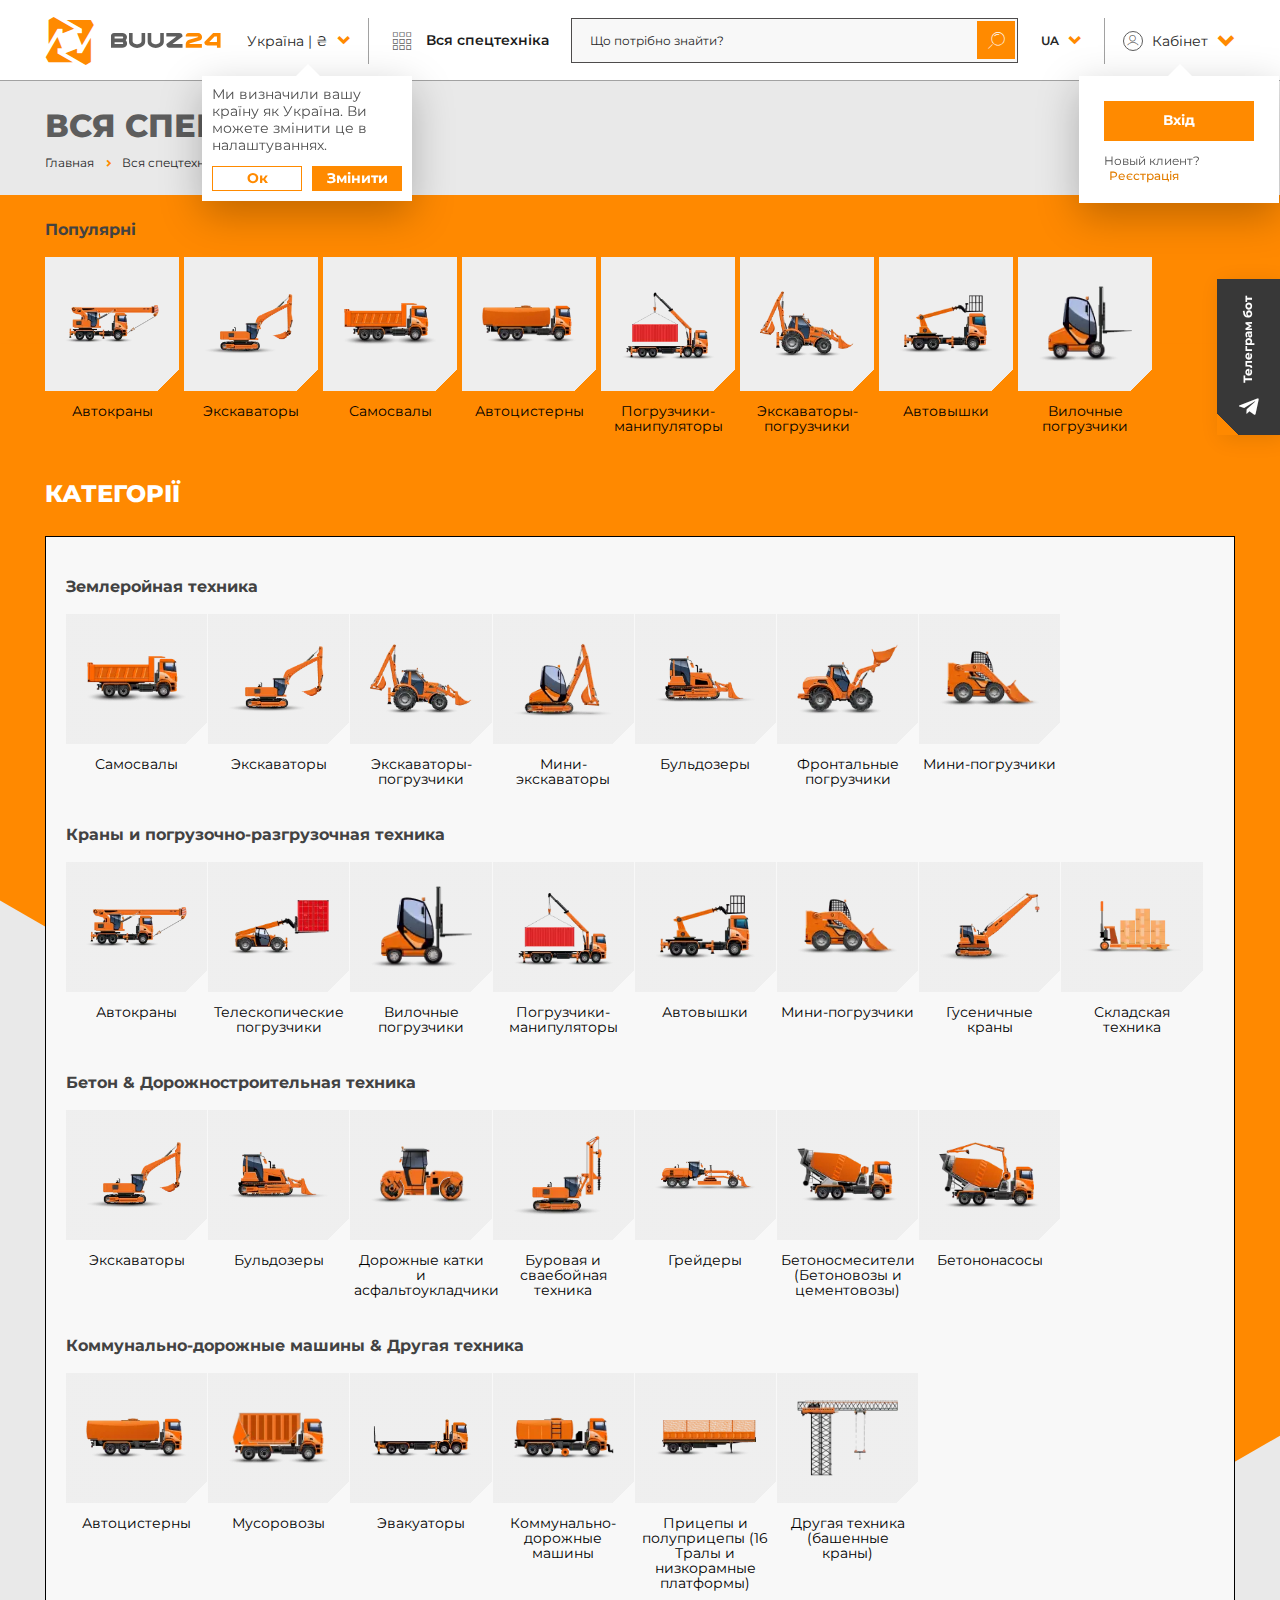
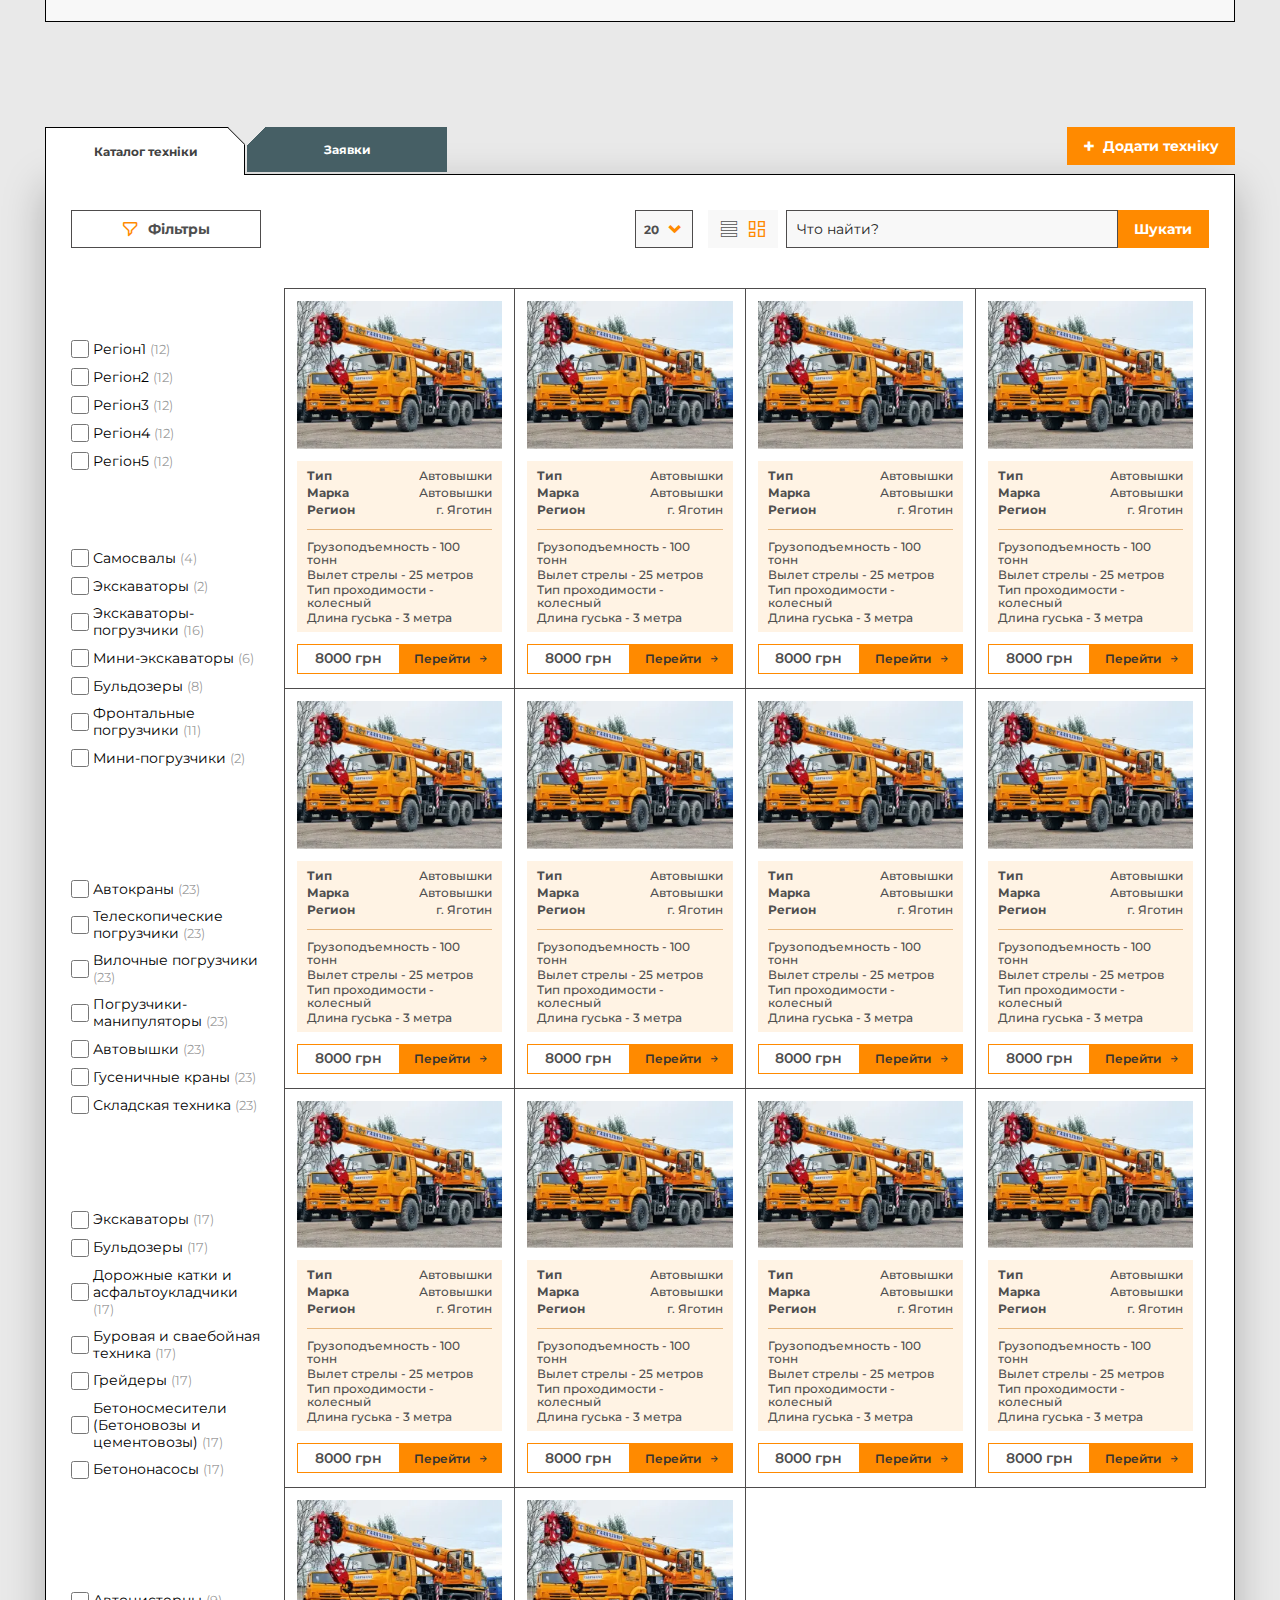
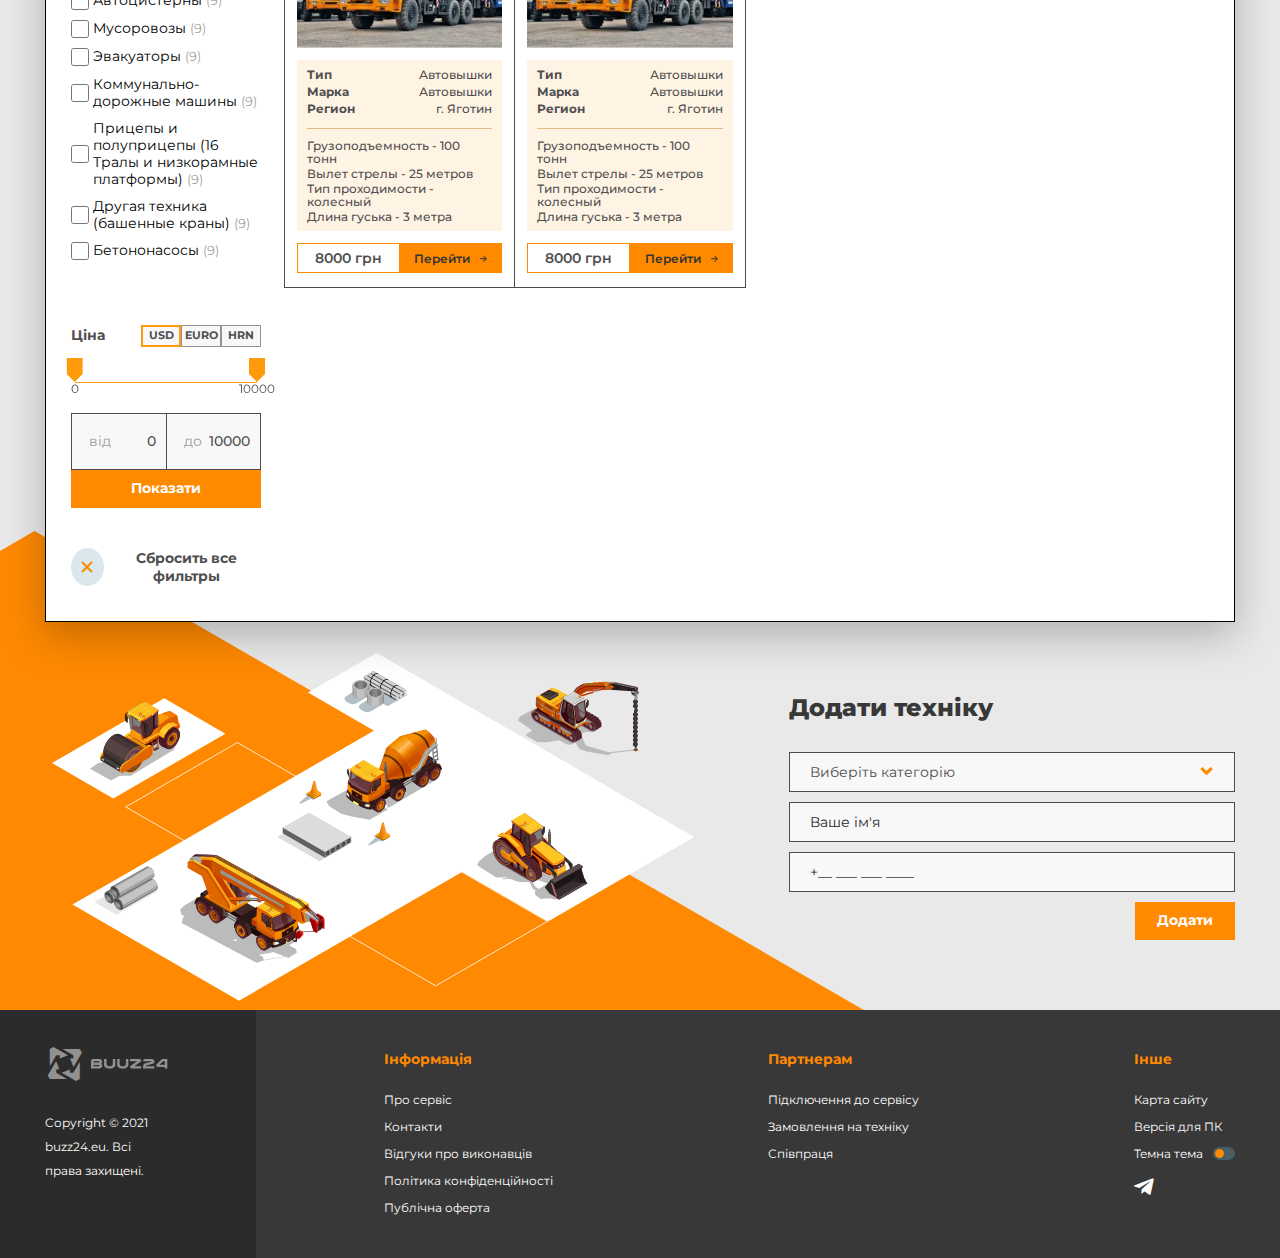
<file: catalog.html>
<!DOCTYPE html>
<html lang="ru">

<head>
	<title>Вся спецтехника</title>
	<meta charset="UTF-8">
	<meta name="format-detection" content="telephone=no">
	<!-- <style>body{opacity: 0;}</style> -->
	<link rel="stylesheet" href="css/style.min.css?_v=20230811200730">
	<link rel="shortcut icon" href="favicon.ico">
	<!-- <meta name="robots" content="noindex, nofollow"> -->
	<meta name="viewport" content="width=device-width, initial-scale=1.0">
</head>

<body>
	<div class="wrapper">
		<header class="header">
			<div class="header__container">
				<div class="header__body">
					<button type="button" class="header__menu-icon icon-menu">
						<span></span>
						<span></span>
						<span></span>
					</button>
					<a href="#" class="header__logo _icon-logo">
						<img src="img/main/logo-header.svg" alt="Buzz24">
					</a>
					<div class="header__main">
						<div class="header__wrap">

							<div class="header__location location-header">
								<div data-dropdown-hover="" class="location-header__items">
									<button data-dropdown-button="" type="button" data-value="1" class="location-header__title f18 _bg _icon-arrow-1">Україна | ₴</button>
									<div data-dropdown-list="" class="location-header__list dropdown__list">
										<div class="spollers__arrow"></div>
										<div class="lang-header__row">
											<div class="lang-header__title" data-translate='CHOOSE_REGION'>Вибрати регіон</div>
										</div>
										<ul class="lang-header__wrap">
											<li data-dropdown-item="" class="location-header__item dropdown__item" data-value="1">
												<div class="location-header__radio">
													<input class="location-header__radio-input" checked="" type="radio" id="location-1" name="location">
													<label for="location-1" data-translate="REG_UK_UA">Україна | ₴</label>
												</div>
											</li>
											<li data-dropdown-item="" class="location-header__item dropdown__item" data-value="2">
												<div class="location-header__radio">
													<input class="location-header__radio-input" type="radio" id="location-2" name="location">
													<label for="location-2" data-translate="REG_PL_PL">Польша | zł</label>
												</div>
											</li>

										</ul>
									</div>
									<input type="text" name="select-loc" value="1" data-dropdown-input="" class="dropdown__input-hidden">
									<div data-da=".wrapper,767.98,1" class="location-header__body">
										<div class="spollers__arrow"></div>
										<p class="location-header__text" data-translate='LANG_POPUP_INFO'>Ми визначили вашу країну як Україна. Ви можете змінити це в налаштуваннях.
										</p>
										<div class="location-header__buttons">
											<button type="button" class="location-header__button btn" data-translate='AGREE_BUTTON'>Ок</button>
											<button type="button" class="location-header__button btn btn-c" data-translate='CHANGE_BUTTON'>Змінити</button>
										</div>
									</div>
								</div>
							</div>

							<div class="header__line hide-mob"></div>
							<div class="header__category category-header">
								<a href="catalog.html" class="category-header__button f18 icon-close _icon-dots" data-translate='ALL_EQUIPMENT'>Вся спецтехніка</a>
								<nav class="category-header__nav">
									<div class="category-header__row">
										<div class="category-header__icon-circle">
											<button type="button" class="category-header__icon-close btn-close icon-close">
												<span></span>
												<span></span>
											</button>
										</div>
									</div>
									<div data-spollers="767.98,max" data-one-spoller class="category-header__wrapper">
										<div class="category-header__items">
											<button type="button" data-spoller data-spoller-close class="category-header__title _icon-excavator">Землеройная техника<span class="_icon-arrow-1"></span></button>
											<ul class="category-header__list">
												<li class="category-header__item">
													<a href="#" class="category-header__link">Самосвалы</a>
												</li>
												<li class="category-header__item">
													<a href="#" class="category-header__link">Экскаваторы</a>
												</li>
												<li class="category-header__item">
													<a href="#" class="category-header__link">Экскаваторы-погрузчики</a>
												</li>
												<li class="category-header__item">
													<a href="#" class="category-header__link">Мини-экскаваторы</a>
												</li>
												<li class="category-header__item">
													<a href="#" class="category-header__link">Бульдозеры</a>
												</li>
												<li class="category-header__item">
													<a href="#" class="category-header__link">Фронтальные погрузчики</a>
												</li>
												<li class="category-header__item">
													<a href="#" class="category-header__link">Мини-погрузчики</a>
												</li>
											</ul>
										</div>
										<div class="category-header__items">
											<button type="button" data-spoller data-spoller-close class="category-header__title _icon-crane_truck">Краны и погрузочно-разгрузочная техника<span class="_icon-arrow-1"></span></button>
											<ul class="category-header__list">
												<li class="category-header__item">
													<a href="#" class="category-header__link">Автокраны</a>
												</li>
												<li class="category-header__item">
													<a href="#" class="category-header__link">Телескопические погрузчики</a>
												</li>
												<li class="category-header__item">
													<a href="#" class="category-header__link">Вилочные погрузчики</a>
												</li>
												<li class="category-header__item">
													<a href="#" class="category-header__link">Погрузчики-манипуляторы</a>
												</li>
												<li class="category-header__item">
													<a href="#" class="category-header__link">Автовышки</a>
												</li>
												<li class="category-header__item">
													<a href="#" class="category-header__link">Гусеничные краны</a>
												</li>
												<li class="category-header__item">
													<a href="#" class="category-header__link">Складская техника</a>
												</li>
											</ul>
										</div>
										<div class="category-header__items">
											<button type="button" data-spoller data-spoller-close class="category-header__title _icon-bulldozers">Бетон & Дорожностроительная техника<span class="_icon-arrow-1"></span></button>
											<ul class="category-header__list">
												<li class="category-header__item">
													<a href="#" class="category-header__link">Экскаваторы</a>
												</li>
												<li class="category-header__item">
													<a href="#" class="category-header__link">Бульдозеры</a>
												</li>
												<li class="category-header__item">
													<a href="#" class="category-header__link">Дорожные катки и асфальтоукладчики</a>
												</li>
												<li class="category-header__item">
													<a href="#" class="category-header__link">Буровая и сваебойная техника</a>
												</li>
												<li class="category-header__item">
													<a href="#" class="category-header__link">Грейдеры</a>
												</li>
												<li class="category-header__item">
													<a href="#" class="category-header__link">Бетоносмесители (Бетоновозы и цементовозы)</a>
												</li>
												<li class="category-header__item">
													<a href="#" class="category-header__link">Бетононасосы</a>
												</li>
											</ul>
										</div>
										<div class="category-header__items">
											<button type="button" data-spoller data-spoller-close class="category-header__title _icon-truck-1">Коммунально-дорожные машины & Другая техника<span class="_icon-arrow-1"></span></button>
											<ul class="category-header__list">
												<li class="category-header__item">
													<a href="#" class="category-header__link">Автоцистерны</a>
												</li>
												<li class="category-header__item">
													<a href="#" class="category-header__link">Мусоровозы</a>
												</li>
												<li class="category-header__item">
													<a href="#" class="category-header__link">Эвакуаторы</a>
												</li>
												<li class="category-header__item">
													<a href="#" class="category-header__link">Коммунально-дорожные машины</a>
												</li>
												<li class="category-header__item">
													<a href="#" class="category-header__link">Прицепы и полуприцепы (16 Тралы и низкорамные
														платформы)</a>
												</li>
												<li class="category-header__item">
													<a href="#" class="category-header__link">Другая техника (башенные краны)</a>
												</li>
											</ul>
										</div>
									</div>
								</nav>
							</div>
							<form action="#" class="header__search search-header">
								<input id="search-input" type="text" name="form[]" data-error="Ошибка" data-translate='MAIN_SEARCH_PLACEHOLDER' placeholder="Що потрібно знайти?" class="search-header__input">
								<ul id="suggestions-list" class="search-header__suggestions-list"></ul>
								<button type="submit" class="search-header__button _icon-search-1 btn-c"></button>
								<button type="button" class="search-header__button-clear btn-close"></button>
							</form>
							<div data-dropdown-hover class="header__lang lang-header dropdown" data-da=".header__body,767.98,3">
								<button data-dropdown-button class="lang-header__button dropdown__button _icon-arrow f18 _bg _icon-arrow-1" data-value="ua">UA</button>
								<div data-dropdown-list class="lang-header__list dropdown__list">
									<div class="spollers__arrow"></div>
									<div class="lang-header__row">
										<div class="lang-header__title" data-translate='CHANGE_LANG'>ЗМІНИТИ МОВУ</div>
									</div>
									<ul class="lang-header__wrap">
										<li class="location-header__item dropdown__item">
											<div class="location-header__radio">
												<input class="location-header__radio-input" type="radio" id="lang-1" name="lang" value="EN">
												<label for="lang-1">
													<span data-dropdown-item class="location-header__label" data-value="en">EN</span>
													<span class="location-header__radio-text" data-translate='EN'>Англійська</span>
												</label>
											</div>
										</li>
										<li class="location-header__item dropdown__item">
											<div class="location-header__radio">
												<input class="location-header__radio-input" checked type="radio" id="lang-2" name="lang" value="UK_UA">
												<label for="lang-2">
													<span data-dropdown-item class="location-header__label" data-value="ua">UA</span>
													<span class="location-header__radio-text" data-translate='UK_UA'>Українська</span>
												</label>
											</div>
										</li>
										<li class="location-header__item dropdown__item">
											<div class="location-header__radio">
												<input class="location-header__radio-input" type="radio" id="lang-3" name="lang" value="UK_UA">
												<label for="lang-3">
													<span data-dropdown-item class="location-header__label" data-value="ua">PL</span>
													<span class="location-header__radio-text" data-translate='PL_PL'>Польська</span>
												</label>
											</div>
										</li>
									</ul>
								</div>
								<input data-dropdown-input type="text" name="select-category" value="" class="dropdown__input-hidden">
							</div>
							<div class="header__line hide-mob"></div>
							<div class="header__login login-header">
								<div data-dropdown-hover class="login-header__item">
									<button data-dropdown-button type="button" id="header__title-login" class="login-header__title _bg _icon-arrow-1 f18"><span class="login-header__title-name" data-translate='PROFILE_MAIN'>Кабінет</span><span class="_icon-user"></span></button>
									<div data-dropdown-list class="login-header__body" data-da=".header__wrap,767.98,0">
										<div data-da=".login-header__item,767.98,2" class="spollers__arrow"></div>
										<div class="login-header__top">
											<a href="#" data-popup="#popup-login" class="login-header__button btn btn-c" data-translate='SIGN_IN_BUTTON'>Вхід</a>
											<p class="login-header__text"><span data-translate='NEW_CUSTOMER'>Новый клиент</span>?<a href="#" data-translate='START_HERE'>Реєстрація</a></p>
										</div>
										<div class="login-header__bottom">
											<h6 class="login-header__title-bottom f14" data-translate='YOUR_ACCOUNT'>Ваш обліковий запис</h6>
											<ul class="login-header__list">
												<li><a href="" class="login-header__link" data-translate='ORDERS'>Замовлення</a></li>
												<li><a href="" class="login-header__link" data-translate='OFFERS'>Пропозиції</a></li>
												<li><a href="" class="login-header__link" data-translate='PROFILE'>Профіль</a></li>
												<li><a href="" class="login-header__link" data-translate='MESSAGES'>Повідомлення</a></li>
												<!-- <li><a href="" class="login-header__link"></a></li> -->
											</ul>
											<!-- <ul class="login-header__list">
										<li><a href="" class="login-header__link">Cookies settings</a></li>
									</ul> -->
										</div>
									</div>
								</div>
							</div>
						</div>
					</div>
				</div>
			</div>
		</header>
		<main>
			<div class="side-button">
				<div class="side-button__wrap">
					<button class="side-button__close"><img src="img/main/close.svg" alt="svg"></button>
					<p class="side-button__text" data-translate='QUICK_ORDER'>Телеграм бот</p>
					<a href="index.html" class="side-button__link _icon-telegram"></a>
					<!-- <a href="" class="side-button__link _icon-viber"></a> -->
				</div>
			</div>
			<section class="breadcrumb">
				<div class="breadcrumb__container">
					<h2 class="breadcrumb__title" data-translate='ALL_EQUIPMENT'>Вся спецтехника</h2>
					<ul class="breadcrumb__list">
						<li><a href="#" data-translate='LINK_MAIN'>Главная</a></li>
						<li class="breadcrumb__active" data-translate='LINK_ALL_EQUIPMENT'>Вся спецтехника</li>
					</ul>
				</div>
			</section>
			<section class="categories">
				<div class="categories__bg">
					<img src="img/main/background.svg" alt="" class="categories__light-theme">
					<img src="img/main/background-dark-theme.svg" alt="" class="categories__dark-theme">
				</div>
				<div class="categories__container">
					<div class="categories__popular">
						<h3 class="categories__title-top" data-translate='POPULAR_TITLE'>Популярні</h3>
						<div class="categories__list">
							<a href="" class="categories__item">
								<div class="categories__image">
									<picture><source srcset="img/categories/categories_img-01.webp" type="image/webp"><img src="img/categories/categories_img-01.png" alt=""></picture>
								</div>
								<div class="categories__name">Автокраны</div>
							</a>
							<a href="" class="categories__item">
								<div class="categories__image">
									<picture><source srcset="img/categories/categories_img-02.webp" type="image/webp"><img src="img/categories/categories_img-02.png" alt=""></picture>
								</div>
								<div class="categories__name">Экскаваторы</div>
							</a>
							<a href="" class="categories__item">
								<div class="categories__image">
									<picture><source srcset="img/categories/categories_img-03.webp" type="image/webp"><img src="img/categories/categories_img-03.png" alt=""></picture>
								</div>
								<div class="categories__name">Самосвалы</div>
							</a>
							<a href="" class="categories__item">
								<div class="categories__image">
									<picture><source srcset="img/categories/categories_img-04.webp" type="image/webp"><img src="img/categories/categories_img-04.png" alt=""></picture>
								</div>
								<div class="categories__name">Автоцистерны</div>
							</a>
							<a href="" class="categories__item">
								<div class="categories__image">
									<picture><source srcset="img/categories/categories_img-05.webp" type="image/webp"><img src="img/categories/categories_img-05.png" alt=""></picture>
								</div>
								<div class="categories__name">Погрузчики-манипуляторы</div>
							</a>
							<a href="" class="categories__item">
								<div class="categories__image">
									<picture><source srcset="img/categories/categories_img-06.webp" type="image/webp"><img src="img/categories/categories_img-06.png" alt=""></picture>
								</div>
								<div class="categories__name">Экскаваторы-погрузчики</div>
							</a>
							<a href="" class="categories__item">
								<div class="categories__image">
									<picture><source srcset="img/categories/categories_img-07.webp" type="image/webp"><img src="img/categories/categories_img-07.png" alt=""></picture>
								</div>
								<div class="categories__name">Автовышки</div>
							</a>
							<a href="" class="categories__item">
								<div class="categories__image">
									<picture><source srcset="img/categories/categories_img-08.webp" type="image/webp"><img src="img/categories/categories_img-08.png" alt=""></picture>
								</div>
								<div class="categories__name">Вилочные погрузчики</div>
							</a>
						</div>
					</div>
					<h3 class="categories__title" data-translate='CATEGORIES_TITLE'>Категорії</h3>
					<div data-spollers="991.98,max" data-one-spoller class="categories__wrapper">
						<div class="categories__row">
							<h3 data-spoller data-spoller-close class="categories__title-top _icon-arrow-1">Землеройная техника</h3>
							<div class="categories__list-wrap">
								<div class="categories__list">
									<a href="" class="categories__item">
										<div class="categories__image">
											<picture><source srcset="img/categories/categories_img-03.webp" type="image/webp"><img src="img/categories/categories_img-03.png" alt=""></picture>
										</div>
										<div class="categories__name">Самосвалы</div>
									</a>
									<a href="" class="categories__item">
										<div class="categories__image">
											<picture><source srcset="img/categories/categories_img-02.webp" type="image/webp"><img src="img/categories/categories_img-02.png" alt=""></picture>
										</div>
										<div class="categories__name">Экскаваторы</div>
									</a>
									<a href="" class="categories__item">
										<div class="categories__image">
											<picture><source srcset="img/categories/categories_img-06.webp" type="image/webp"><img src="img/categories/categories_img-06.png" alt=""></picture>
										</div>
										<div class="categories__name">Экскаваторы-погрузчики</div>
									</a>
									<a href="" class="categories__item">
										<div class="categories__image">
											<picture><source srcset="img/categories/categories_img-09.webp" type="image/webp"><img src="img/categories/categories_img-09.png" alt=""></picture>
										</div>
										<div class="categories__name">Мини-экскаваторы</div>
									</a>
									<a href="" class="categories__item">
										<div class="categories__image">
											<picture><source srcset="img/categories/categories_img-10.webp" type="image/webp"><img src="img/categories/categories_img-10.png" alt=""></picture>
										</div>
										<div class="categories__name">Бульдозеры</div>
									</a>
									<a href="" class="categories__item">
										<div class="categories__image">
											<picture><source srcset="img/categories/categories_img-11.webp" type="image/webp"><img src="img/categories/categories_img-11.png" alt=""></picture>
										</div>
										<div class="categories__name">Фронтальные погрузчики</div>
									</a>
									<a href="" class="categories__item">
										<div class="categories__image">
											<picture><source srcset="img/categories/categories_img-12.webp" type="image/webp"><img src="img/categories/categories_img-12.png" alt=""></picture>
										</div>
										<div class="categories__name">Мини-погрузчики</div>
									</a>
								</div>
							</div>
						</div>
						<div class="categories__row">
							<h3 data-spoller data-spoller-close class="categories__title-top _icon-arrow-1">Краны и
								погрузочно-разгрузочная техника</h3>
							<div class="categories__list-wrap">
								<div class="categories__list">
									<a href="" class="categories__item">
										<div class="categories__image">
											<picture><source srcset="img/categories/categories_img-01.webp" type="image/webp"><img src="img/categories/categories_img-01.png" alt=""></picture>
										</div>
										<div class="categories__name">Автокраны</div>
									</a>
									<a href="" class="categories__item">
										<div class="categories__image">
											<picture><source srcset="img/categories/categories_img-13.webp" type="image/webp"><img src="img/categories/categories_img-13.png" alt=""></picture>
										</div>
										<div class="categories__name">Телескопические погрузчики</div>
									</a>
									<a href="" class="categories__item">
										<div class="categories__image">
											<picture><source srcset="img/categories/categories_img-08.webp" type="image/webp"><img src="img/categories/categories_img-08.png" alt=""></picture>
										</div>
										<div class="categories__name">Вилочные погрузчики</div>
									</a>
									<a href="" class="categories__item">
										<div class="categories__image">
											<picture><source srcset="img/categories/categories_img-05.webp" type="image/webp"><img src="img/categories/categories_img-05.png" alt=""></picture>
										</div>
										<div class="categories__name">Погрузчики-манипуляторы</div>
									</a>
									<a href="" class="categories__item">
										<div class="categories__image">
											<picture><source srcset="img/categories/categories_img-07.webp" type="image/webp"><img src="img/categories/categories_img-07.png" alt=""></picture>
										</div>
										<div class="categories__name">Автовышки</div>
									</a>
									<a href="" class="categories__item">
										<div class="categories__image">
											<picture><source srcset="img/categories/categories_img-12.webp" type="image/webp"><img src="img/categories/categories_img-12.png" alt=""></picture>
										</div>
										<div class="categories__name">Мини-погрузчики</div>
									</a>
									<a href="" class="categories__item">
										<div class="categories__image">
											<picture><source srcset="img/categories/categories_img-15.webp" type="image/webp"><img src="img/categories/categories_img-15.png" alt=""></picture>
										</div>
										<div class="categories__name">Гусеничные краны</div>
									</a>
									<a href="" class="categories__item">
										<div class="categories__image">
											<picture><source srcset="img/categories/categories_img-16.webp" type="image/webp"><img src="img/categories/categories_img-16.png" alt=""></picture>
										</div>
										<div class="categories__name">Складская техника</div>
									</a>
								</div>
							</div>
						</div>
						<div class="categories__row">
							<h3 data-spoller data-spoller-close class="categories__title-top _icon-arrow-1">Бетон &
								Дорожностроительная техника</h3>
							<div class="categories__list-wrap">
								<div class="categories__list">
									<a href="" class="categories__item">
										<div class="categories__image">
											<picture><source srcset="img/categories/categories_img-02.webp" type="image/webp"><img src="img/categories/categories_img-02.png" alt=""></picture>
										</div>
										<div class="categories__name">Экскаваторы</div>
									</a>
									<a href="" class="categories__item">
										<div class="categories__image">
											<picture><source srcset="img/categories/categories_img-10.webp" type="image/webp"><img src="img/categories/categories_img-10.png" alt=""></picture>
										</div>
										<div class="categories__name">Бульдозеры</div>
									</a>
									<a href="" class="categories__item">
										<div class="categories__image">
											<picture><source srcset="img/categories/categories_img-17.webp" type="image/webp"><img src="img/categories/categories_img-17.png" alt=""></picture>
										</div>
										<div class="categories__name">Дорожные катки
											и асфальтоукладчики</div>
									</a>
									<a href="" class="categories__item">
										<div class="categories__image">
											<picture><source srcset="img/categories/categories_img-18.webp" type="image/webp"><img src="img/categories/categories_img-18.png" alt=""></picture>
										</div>
										<div class="categories__name">Буровая
											и сваебойная техника</div>
									</a>
									<a href="" class="categories__item">
										<div class="categories__image">
											<picture><source srcset="img/categories/categories_img-19.webp" type="image/webp"><img src="img/categories/categories_img-19.png" alt=""></picture>
										</div>
										<div class="categories__name">Грейдеры</div>
									</a>
									<a href="" class="categories__item">
										<div class="categories__image">
											<picture><source srcset="img/categories/categories_img-20.webp" type="image/webp"><img src="img/categories/categories_img-20.png" alt=""></picture>
										</div>
										<div class="categories__name">Бетоносмесители
											(Бетоновозы и цементовозы)</div>
									</a>
									<a href="" class="categories__item">
										<div class="categories__image">
											<picture><source srcset="img/categories/categories_img-21.webp" type="image/webp"><img src="img/categories/categories_img-21.png" alt=""></picture>
										</div>
										<div class="categories__name">Бетононасосы</div>
									</a>
								</div>
							</div>
						</div>
						<div class="categories__row">
							<h3 data-spoller data-spoller-close class="categories__title-top _icon-arrow-1">Коммунально-дорожные
								машины & Другая техника</h3>
							<div class="categories__list-wrap">
								<div class="categories__list">
									<a href="" class="categories__item">
										<div class="categories__image">
											<picture><source srcset="img/categories/categories_img-04.webp" type="image/webp"><img src="img/categories/categories_img-04.png" alt=""></picture>
										</div>
										<div class="categories__name">Автоцистерны</div>
									</a>
									<a href="" class="categories__item">
										<div class="categories__image">
											<picture><source srcset="img/categories/categories_img-22.webp" type="image/webp"><img src="img/categories/categories_img-22.png" alt=""></picture>
										</div>
										<div class="categories__name">Мусоровозы</div>
									</a>
									<a href="" class="categories__item">
										<div class="categories__image">
											<picture><source srcset="img/categories/categories_img-23.webp" type="image/webp"><img src="img/categories/categories_img-23.png" alt=""></picture>
										</div>
										<div class="categories__name">Эвакуаторы</div>
									</a>
									<a href="" class="categories__item">
										<div class="categories__image">
											<picture><source srcset="img/categories/categories_img-24.webp" type="image/webp"><img src="img/categories/categories_img-24.png" alt=""></picture>
										</div>
										<div class="categories__name">Коммунально-дорожные
											машины</div>
									</a>
									<a href="" class="categories__item">
										<div class="categories__image">
											<picture><source srcset="img/categories/categories_img-25.webp" type="image/webp"><img src="img/categories/categories_img-25.png" alt=""></picture>
										</div>
										<div class="categories__name">Прицепы и полуприцепы
											(16 Тралы и низкорамные
											платформы)</div>
									</a>
									<a href="" class="categories__item">
										<div class="categories__image">
											<picture><source srcset="img/categories/categories_img-26.webp" type="image/webp"><img src="img/categories/categories_img-26.png" alt=""></picture>
										</div>
										<div class="categories__name">Другая техника
											(башенные краны)</div>
									</a>
								</div>
							</div>
						</div>
					</div>
				</div>
			</section>

			<section class="catalog-section">

				<div class="catalog-section__container">
					<div data-tabs class="catalog-section__tabs tabs">
						<nav data-tabs-titles class="tabs__navigation">
							<button type="button" class="catalog-section__title tabs__title _tab-active f16" data-translate='EQUIPMENT_CATALOG_TAB'>Каталог техніки</button>
							<button type="button" class="catalog-section__title tabs__title f16" data-translate='EQUIPMENT_ORDER_TAB'>Заявки</button>
						</nav>
						<div data-tabs-body class="tabs__content">
							<div class="tabs__body tabs__body-filter">

								<!-- 10.08.2023 -->
								<div class="catalog-section__filter filter">
									<button class="open-filter filter__text _icon-filter" data-translate='EQUIPMENT_FILTER'>Фільтры</button>
									<div data-da=".sidebar__header,991.98,0" class="filter__header filter__text _icon-filter" data-translate='EQUIPMENT_FILTER'>Фільтры</div>
									<div data-dropdown class="filter__dropdown filter__dropdown-quantity dropdown">
										<button type="button" data-dropdown-button class="filter__button-dropdown dropdown__button _icon-arrow-1" data-value="">20</button>
										<ul data-dropdown-list class="dropdown__list">
											<li data-dropdown-item class="dropdown__item" data-value="1">20</li>
											<li data-dropdown-item class="dropdown__item" data-value="2">40</li>
											<li data-dropdown-item class="dropdown__item" data-value="3">60</li>
											<li data-dropdown-item class="dropdown__item" data-value="4">80</li>
											<li data-dropdown-item class="dropdown__item" data-value="5">100</li>
										</ul>
										<input type="text" name="select-quantity" value="" data-dropdown-input class="dropdown__input-hidden">
									</div>
									<div class="filter__block-search">
										<div class="filter__grid" id="filter__grid">
											<button type="submit" id="grid-rows" class="filter__grid-button _icon-rows"></button>
											<button type="submit" id="grid-columns" class="filter__grid-button active _icon-columns"></button>
										</div>
										<div data-da=".filter,767.98,0" class="filter__form-search">
											<input type="text" name="search" placeholder="Что найти?" data-translate='SEARCH_EQUIPMENT_PLACEHOLDER' class="filter__search">
											<button type="submit" class="filter__button-search btn btn-c" data-translate='SEARCH_BUTTON'>Шукати</button>
										</div>
									</div>
								</div>
								<div class="sidebar__items-container sidebar__items-container_aside">
									<div class="sidebar__selected-items ">
									</div>
									<button class="" type="button">
										<svg xmlns="http://www.w3.org/2000/svg" fill="none" viewBox="0 0 24 24" stroke-width="1.5">
											<path stroke-linecap="round" stroke-linejoin="round" d="M14.74 9l-.346 9m-4.788 0L9.26 9m9.968-3.21c.342.052.682.107 1.022.166m-1.022-.165L18.16 19.673a2.25 2.25 0 01-2.244 2.077H8.084a2.25 2.25 0 01-2.244-2.077L4.772 5.79m14.456 0a48.108 48.108 0 00-3.478-.397m-12 .562c.34-.059.68-.114 1.022-.165m0 0a48.11 48.11 0 013.478-.397m7.5 0v-.916c0-1.18-.91-2.164-2.09-2.201a51.964 51.964 0 00-3.32 0c-1.18.037-2.09 1.022-2.09 2.201v.916m7.5 0a48.667 48.667 0 00-7.5 0" />
										</svg>
									</button>
								</div>
								<div class="catalog-section__wrap">

									<!-- sidebar components -->
									<form class="filter__column sidebar">
										<div class="sidebar__header">
											<button class="sidebar__close" type="button">
												<svg xmlns="http://www.w3.org/2000/svg" fill="none" viewBox="0 0 24 24" stroke-width="1.5">
													<path stroke-linecap="round" stroke-linejoin="round" d="M6 18L18 6M6 6l12 12" />
												</svg>
											</button>
										</div>
										<div class="sidebar__items-container">
											<div class="sidebar__selected-items">
											</div>
											<button class="" type="button">
												<svg xmlns="http://www.w3.org/2000/svg" fill="none" viewBox="0 0 24 24" stroke-width="1.5" stroke="currentColor">
													<path stroke-linecap="round" stroke-linejoin="round" d="M14.74 9l-.346 9m-4.788 0L9.26 9m9.968-3.21c.342.052.682.107 1.022.166m-1.022-.165L18.16 19.673a2.25 2.25 0 01-2.244 2.077H8.084a2.25 2.25 0 01-2.244-2.077L4.772 5.79m14.456 0a48.108 48.108 0 00-3.478-.397m-12 .562c.34-.059.68-.114 1.022-.165m0 0a48.11 48.11 0 013.478-.397m7.5 0v-.916c0-1.18-.91-2.164-2.09-2.201a51.964 51.964 0 00-3.32 0c-1.18.037-2.09 1.022-2.09 2.201v.916m7.5 0a48.667 48.667 0 00-7.5 0" />
												</svg>
											</button>
										</div>

										<div class="sidebar__groups">
											<div class="sidebar__group">
												<h2 class="sidebar__subtitle">Регіон</h2>
												<ul class="sidebar__list">
													<li class="sidebar__item">
														<label>
															<input type="checkbox">
															<span><span class="sidebar__item-text">Регіон1</span> <span class="sidebar__item-quantity">(12)</span></span>
														</label>
													</li>
													<li class="sidebar__item">
														<label>
															<input type="checkbox">
															<span><span class="sidebar__item-text">Регіон2</span> <span class="sidebar__item-quantity">(12)</span></span>
														</label>
													</li>
													<li class="sidebar__item">
														<label>
															<input type="checkbox">
															<span><span class="sidebar__item-text">Регіон3</span> <span class="sidebar__item-quantity">(12)</span></span>
														</label>
													</li>
													<li class="sidebar__item">
														<label>
															<input type="checkbox">
															<span><span class="sidebar__item-text">Регіон4</span> <span class="sidebar__item-quantity">(12)</span></span>
														</label>
													</li>
													<li class="sidebar__item">
														<label>
															<input type="checkbox">
															<span><span class="sidebar__item-text">Регіон5</span> <span class="sidebar__item-quantity">(12)</span></span>
														</label>
													</li>
												</ul>
											</div>
											<div class="sidebar__group">
												<h2 class="sidebar__subtitle _icon-excavator">Землеройная техника</h2>
												<ul class="sidebar__list">
													<li class="sidebar__item">
														<label>
															<input type="checkbox">
															<span><span class="sidebar__item-text">Самосвалы</span> <span class="sidebar__item-quantity">(4)</span></span>
														</label>
													</li>
													<li class="sidebar__item">
														<label>
															<input type="checkbox">
															<span><span class="sidebar__item-text">Экскаваторы</span> <span class="sidebar__item-quantity">(2)</span></span>
														</label>
													</li>
													<li class="sidebar__item">
														<label>
															<input type="checkbox">
															<span><span class="sidebar__item-text">Экскаваторы-погрузчики</span> <span class="sidebar__item-quantity">(16)</span></span>
														</label>
													</li>
													<li class="sidebar__item">
														<label>
															<input type="checkbox">
															<span><span class="sidebar__item-text">Мини-экскаваторы</span> <span class="sidebar__item-quantity">(6)</span></span>
														</label>
													</li>
													<li class="sidebar__item">
														<label>
															<input type="checkbox">
															<span><span class="sidebar__item-text">Бульдозеры</span> <span class="sidebar__item-quantity">(8)</span></span>
														</label>
													</li>
													<li class="sidebar__item">
														<label>
															<input type="checkbox">
															<span><span class="sidebar__item-text">Фронтальные погрузчики</span> <span class="sidebar__item-quantity">(11)</span></span>
														</label>
													</li>
													<li class="sidebar__item">
														<label>
															<input type="checkbox">
															<span><span class="sidebar__item-text">Мини-погрузчики</span> <span class="sidebar__item-quantity">(2)</span></span>
														</label>
													</li>
												</ul>
											</div>
											<div class="sidebar__group">
												<h2 class="sidebar__subtitle _icon-crane_truck">Краны и погрузочно-разгрузочная техника</h2>
												<ul class="sidebar__list">
													<li class="sidebar__item">
														<label>
															<input type="checkbox">
															<span><span class="sidebar__item-text">Автокраны</span> <span class="sidebar__item-quantity">(23)</span></span>
														</label>
													</li>
													<li class="sidebar__item">
														<label>
															<input type="checkbox">
															<span><span class="sidebar__item-text">Телескопические погрузчики</span> <span class="sidebar__item-quantity">(23)</span></span>
														</label>
													</li>
													<li class="sidebar__item">
														<label>
															<input type="checkbox">
															<span><span class="sidebar__item-text">Вилочные погрузчики</span> <span class="sidebar__item-quantity">(23)</span></span>
														</label>
													</li>
													<li class="sidebar__item">
														<label>
															<input type="checkbox">
															<span><span class="sidebar__item-text">Погрузчики-манипуляторы</span> <span class="sidebar__item-quantity">(23)</span></span>
														</label>
													</li>
													<li class="sidebar__item">
														<label>
															<input type="checkbox">
															<span><span class="sidebar__item-text">Автовышки</span> <span class="sidebar__item-quantity">(23)</span></span>
														</label>
													</li>
													<li class="sidebar__item">
														<label>
															<input type="checkbox">
															<span><span class="sidebar__item-text">Гусеничные краны</span> <span class="sidebar__item-quantity">(23)</span></span>
														</label>
													</li>
													<li class="sidebar__item">
														<label>
															<input type="checkbox">
															<span><span class="sidebar__item-text">Складская техника</span> <span class="sidebar__item-quantity">(23)</span></span>
														</label>
													</li>
												</ul>
											</div>
											<div class="sidebar__group">
												<h2 class="sidebar__subtitle _icon-bulldozers">Бетон & Дорожностроительная техника</h2>
												<ul class="sidebar__list">
													<li class="sidebar__item">
														<label>
															<input type="checkbox">
															<span><span class="sidebar__item-text">Экскаваторы</span> <span class="sidebar__item-quantity">(17)</span></span>
														</label>
													</li>
													<li class="sidebar__item">
														<label>
															<input type="checkbox">
															<span><span class="sidebar__item-text">Бульдозеры</span> <span class="sidebar__item-quantity">(17)</span></span>
														</label>
													</li>
													<li class="sidebar__item">
														<label>
															<input type="checkbox">
															<span><span class="sidebar__item-text">Дорожные катки и асфальтоукладчики</span> <span class="sidebar__item-quantity">(17)</span></span>
														</label>
													</li>
													<li class="sidebar__item">
														<label>
															<input type="checkbox">
															<span><span class="sidebar__item-text">Буровая и сваебойная техника</span> <span class="sidebar__item-quantity">(17)</span></span>
														</label>
													</li>
													<li class="sidebar__item">
														<label>
															<input type="checkbox">
															<span><span class="sidebar__item-text">Грейдеры</span> <span class="sidebar__item-quantity">(17)</span></span>
														</label>
													</li>
													<li class="sidebar__item">
														<label>
															<input type="checkbox">
															<span><span class="sidebar__item-text">
																	Бетоносмесители
																	(Бетоновозы и
																	цементовозы)
																</span><span class="sidebar__item-quantity">(17)</span></span>
														</label>
													</li>
													<li class="sidebar__item">
														<label>
															<input type="checkbox">
															<span><span class="sidebar__item-text">Бетононасосы</span> <span class="sidebar__item-quantity">(17)</span></span>
														</label>
													</li>
												</ul>
											</div>
											<div class="sidebar__group">
												<h2 class="sidebar__subtitle _icon-truck-1">Коммунально-дорожные машины & Другая техника</h2>
												<ul class="sidebar__list">
													<li class="sidebar__item">
														<label>
															<input type="checkbox">
															<span><span class="sidebar__item-text">Автоцистерны</span> <span class="sidebar__item-quantity">(9)</span></span>
														</label>
													</li>
													<li class="sidebar__item">
														<label>
															<input type="checkbox">
															<span><span class="sidebar__item-text">Мусоровозы</span> <span class="sidebar__item-quantity">(9)</span></span>
														</label>
													</li>
													<li class="sidebar__item">
														<label>
															<input type="checkbox">
															<span><span class="sidebar__item-text">Эвакуаторы</span> <span class="sidebar__item-quantity">(9)</span></span>
														</label>
													</li>
													<li class="sidebar__item">
														<label>
															<input type="checkbox">
															<span><span class="sidebar__item-text">Коммунально-дорожные машины</span> <span class="sidebar__item-quantity">(9)</span></span>
														</label>
													</li>
													<li class="sidebar__item">
														<label>
															<input type="checkbox">
															<span><span class="sidebar__item-text">
																	Прицепы и
																	полуприцепы (16 Тралы и
																	низкорамные
																	платформы)
																</span> <span class="sidebar__item-quantity">(9)</span></span>
														</label>
													</li>
													<li class="sidebar__item">
														<label>
															<input type="checkbox">
															<span><span class="sidebar__item-text">
																	Другая
																	техника (башенные краны)
																</span><span class="sidebar__item-quantity">(9)</span></span>
														</label>
													</li>
													<li class="sidebar__item">
														<label>
															<input type="checkbox">
															<span><span class="sidebar__item-text">Бетононасосы</span> <span class="sidebar__item-quantity">(9)</span></span>
														</label>
													</li>
												</ul>
											</div>
										</div>
										<div class="filter__price price">
											<div class="price__row">
												<div class="price__text" data-translate='PRICE_LABEL'>Ціна</div>
												<div class="price__currencies currencies">
													<input class="currencies__radio" checked type="radio" id="currencie-1" name="currencie">
													<label for="currencie-1">usd</label>
													<input class="currencies__radio" type="radio" id="currencie-2" name="currencie">
													<label for="currencie-2">euro</label>
													<input class="currencies__radio" type="radio" id="currencie-3" name="currencie">
													<label for="currencie-3">hrn</label>
												</div>
											</div>
											<div class="price__range range">
												<div id="sliderPrice" class="range__slider-price" data-min="0" data-max="10000" data-step="5">
												</div>
												<div class="range__inputs">
													<label class="range__label">
														<input type="text" class="range__input">
														<span class="range__text" data-translate='TO'>від</span>
													</label>
													<label class="range__label">
														<input type="text" class="range__input">
														<span class="range__text" data-translate='FROM'>до</span>
													</label>
												</div>
											</div>
										</div>
										<button type="button" class="filter__show btn btn-c" data-translate='SHOW_BUTTON'>Показати</button>
										<button type="button" class="filter__reset">
											<span class="filter__icon-wrap">
												<span class="filter__icon">
													<span></span>
													<span></span>
												</span>
											</span>
											<span data-translate='RESET_FILTERS'>Сбросить все фильтры</span>
										</button>
									</form>

									<div class="catalog-section__layout">
										<div class="catalog-section__sort sort-section">
											<div class="sort-section__title" data-translate='PHOTO_LABEL'>Фото</div>
											<div class="sort-section__name">
												<span data-translate='TYPE_LABEL'>Тип</span>
												<button type="submit" class="sort-section__button _icon-arrow-6"></button>
											</div>
											<div class="sort-section__name" data-translate='BRAND_LABEL'>Марка</div>
											<div class="sort-section__name">
												<span data-translate='REGION_LABEL'>Регіон</span>
												<button type="submit" class="sort-section__button _icon-arrow-6"></button>
											</div>
											<div class="sort-section__characteristics" data-translate='CHARACTERISTICS_LABEL'>Характеристики</div>
											<div class="sort-section__name-cost">
												<span data-translate='PRICE_LABEL'>Ціна</span>
												<button type="submit" class="sort-section__button _icon-arrow-6"></button>
											</div>
										</div>
										<div data-da=".sort-section,991.98,1" class="sort-section__name-mob" data-translate='FULL_LABELS'>
											Тип, Марка, Регіон,
											Характеристики
										</div>
										<div class="catalog-section__block">
											<div class="catalog-section__wrapper">
												<a href="product.html" class="catalog-section__items">
													<div class="catalog-section__image-ibg">
														<picture><source srcset="img/catalog/catalog_img-01.webp" type="image/webp"><img src="img/catalog/catalog_img-01.png" alt=""></picture>
													</div>
													<div class="catalog-section__content">
														<div class="catalog-section__main">
															<div class="catalog-section__header">
																<div class="catalog-section__row">
																	<div class="catalog-section__name" data-translate='TYPE_LABEL'>Тип</div>
																	<div class="catalog-section__descr">Автовышки</div>
																</div>
																<div class="catalog-section__row">
																	<div class="catalog-section__name" data-translate='BRAND_LABEL'>Марка</div>
																	<div class="catalog-section__descr">Автовышки</div>
																</div>
																<div class="catalog-section__row">
																	<div class="catalog-section__name" data-translate='REGION_LABEL'>Регион</div>
																	<div class="catalog-section__descr">г. Яготин</div>
																</div>
															</div>
															<div class="catalog-section__footer">
																<div class="catalog-section__text">Грузоподъемность - 100 тонн</div>
																<div class="catalog-section__text">Вылет стрелы - 25 метров</div>
																<div class="catalog-section__text">Тип проходимости - колесный</div>
																<div class="catalog-section__text">Длина гуська - 3 метра</div>
															</div>
														</div>
														<div class="catalog-section__bottom">
															<div class="catalog-section__price">8000 грн</div>
															<div class="catalog-section__button btn btn-c _icon-arrow-2" data-translate='TO_TARGET_BUTTON'>Перейти</div>
														</div>
													</div>
												</a>
												<a href="product.html" class="catalog-section__items">
													<div class="catalog-section__image-ibg">
														<picture><source srcset="img/catalog/catalog_img-01.webp" type="image/webp"><img src="img/catalog/catalog_img-01.png" alt=""></picture>
													</div>
													<div class="catalog-section__content">
														<div class="catalog-section__main">
															<div class="catalog-section__header">
																<div class="catalog-section__row">
																	<div class="catalog-section__name" data-translate='TYPE_LABEL'>Тип</div>
																	<div class="catalog-section__descr">Автовышки</div>
																</div>
																<div class="catalog-section__row">
																	<div class="catalog-section__name" data-translate='BRAND_LABEL'>Марка</div>
																	<div class="catalog-section__descr">Автовышки</div>
																</div>
																<div class="catalog-section__row">
																	<div class="catalog-section__name" data-translate='REGION_LABEL'>Регион</div>
																	<div class="catalog-section__descr">г. Яготин</div>
																</div>
															</div>
															<div class="catalog-section__footer">
																<div class="catalog-section__text">Грузоподъемность - 100 тонн</div>
																<div class="catalog-section__text">Вылет стрелы - 25 метров</div>
																<div class="catalog-section__text">Тип проходимости - колесный</div>
																<div class="catalog-section__text">Длина гуська - 3 метра</div>
															</div>
														</div>
														<div class="catalog-section__bottom">
															<div class="catalog-section__price">8000 грн</div>
															<div class="catalog-section__button btn btn-c _icon-arrow-2" data-translate='TO_TARGET_BUTTON'>Перейти</div>
														</div>
													</div>
												</a>
												<a href="product.html" class="catalog-section__items">
													<div class="catalog-section__image-ibg">
														<picture><source srcset="img/catalog/catalog_img-01.webp" type="image/webp"><img src="img/catalog/catalog_img-01.png" alt=""></picture>
													</div>
													<div class="catalog-section__content">
														<div class="catalog-section__main">
															<div class="catalog-section__header">
																<div class="catalog-section__row">
																	<div class="catalog-section__name" data-translate='TYPE_LABEL'>Тип</div>
																	<div class="catalog-section__descr">Автовышки</div>
																</div>
																<div class="catalog-section__row">
																	<div class="catalog-section__name" data-translate='BRAND_LABEL'>Марка</div>
																	<div class="catalog-section__descr">Автовышки</div>
																</div>
																<div class="catalog-section__row">
																	<div class="catalog-section__name" data-translate='REGION_LABEL'>Регион</div>
																	<div class="catalog-section__descr">г. Яготин</div>
																</div>
															</div>
															<div class="catalog-section__footer">
																<div class="catalog-section__text">Грузоподъемность - 100 тонн</div>
																<div class="catalog-section__text">Вылет стрелы - 25 метров</div>
																<div class="catalog-section__text">Тип проходимости - колесный</div>
																<div class="catalog-section__text">Длина гуська - 3 метра</div>
															</div>
														</div>
														<div class="catalog-section__bottom">
															<div class="catalog-section__price">8000 грн</div>
															<div class="catalog-section__button btn btn-c _icon-arrow-2" data-translate='TO_TARGET_BUTTON'>Перейти</div>
														</div>
													</div>
												</a>
												<a href="product.html" class="catalog-section__items">
													<div class="catalog-section__image-ibg">
														<picture><source srcset="img/catalog/catalog_img-01.webp" type="image/webp"><img src="img/catalog/catalog_img-01.png" alt=""></picture>
													</div>
													<div class="catalog-section__content">
														<div class="catalog-section__main">
															<div class="catalog-section__header">
																<div class="catalog-section__row">
																	<div class="catalog-section__name" data-translate='TYPE_LABEL'>Тип</div>
																	<div class="catalog-section__descr">Автовышки</div>
																</div>
																<div class="catalog-section__row">
																	<div class="catalog-section__name" data-translate='BRAND_LABEL'>Марка</div>
																	<div class="catalog-section__descr">Автовышки</div>
																</div>
																<div class="catalog-section__row">
																	<div class="catalog-section__name" data-translate='REGION_LABEL'>Регион</div>
																	<div class="catalog-section__descr">г. Яготин</div>
																</div>
															</div>
															<div class="catalog-section__footer">
																<div class="catalog-section__text">Грузоподъемность - 100 тонн</div>
																<div class="catalog-section__text">Вылет стрелы - 25 метров</div>
																<div class="catalog-section__text">Тип проходимости - колесный</div>
																<div class="catalog-section__text">Длина гуська - 3 метра</div>
															</div>
														</div>
														<div class="catalog-section__bottom">
															<div class="catalog-section__price">8000 грн</div>
															<div class="catalog-section__button btn btn-c _icon-arrow-2" data-translate='TO_TARGET_BUTTON'>Перейти</div>
														</div>
													</div>
												</a>
												<a href="product.html" class="catalog-section__items">
													<div class="catalog-section__image-ibg">
														<picture><source srcset="img/catalog/catalog_img-01.webp" type="image/webp"><img src="img/catalog/catalog_img-01.png" alt=""></picture>
													</div>
													<div class="catalog-section__content">
														<div class="catalog-section__main">
															<div class="catalog-section__header">
																<div class="catalog-section__row">
																	<div class="catalog-section__name" data-translate='TYPE_LABEL'>Тип</div>
																	<div class="catalog-section__descr">Автовышки</div>
																</div>
																<div class="catalog-section__row">
																	<div class="catalog-section__name" data-translate='BRAND_LABEL'>Марка</div>
																	<div class="catalog-section__descr">Автовышки</div>
																</div>
																<div class="catalog-section__row">
																	<div class="catalog-section__name" data-translate='REGION_LABEL'>Регион</div>
																	<div class="catalog-section__descr">г. Яготин</div>
																</div>
															</div>
															<div class="catalog-section__footer">
																<div class="catalog-section__text">Грузоподъемность - 100 тонн</div>
																<div class="catalog-section__text">Вылет стрелы - 25 метров</div>
																<div class="catalog-section__text">Тип проходимости - колесный</div>
																<div class="catalog-section__text">Длина гуська - 3 метра</div>
															</div>
														</div>
														<div class="catalog-section__bottom">
															<div class="catalog-section__price">8000 грн</div>
															<div class="catalog-section__button btn btn-c _icon-arrow-2" data-translate='TO_TARGET_BUTTON'>Перейти</div>
														</div>
													</div>
												</a>
												<a href="product.html" class="catalog-section__items">
													<div class="catalog-section__image-ibg">
														<picture><source srcset="img/catalog/catalog_img-01.webp" type="image/webp"><img src="img/catalog/catalog_img-01.png" alt=""></picture>
													</div>
													<div class="catalog-section__content">
														<div class="catalog-section__main">
															<div class="catalog-section__header">
																<div class="catalog-section__row">
																	<div class="catalog-section__name" data-translate='TYPE_LABEL'>Тип</div>
																	<div class="catalog-section__descr">Автовышки</div>
																</div>
																<div class="catalog-section__row">
																	<div class="catalog-section__name" data-translate='BRAND_LABEL'>Марка</div>
																	<div class="catalog-section__descr">Автовышки</div>
																</div>
																<div class="catalog-section__row">
																	<div class="catalog-section__name" data-translate='REGION_LABEL'>Регион</div>
																	<div class="catalog-section__descr">г. Яготин</div>
																</div>
															</div>
															<div class="catalog-section__footer">
																<div class="catalog-section__text">Грузоподъемность - 100 тонн</div>
																<div class="catalog-section__text">Вылет стрелы - 25 метров</div>
																<div class="catalog-section__text">Тип проходимости - колесный</div>
																<div class="catalog-section__text">Длина гуська - 3 метра</div>
															</div>
														</div>
														<div class="catalog-section__bottom">
															<div class="catalog-section__price">8000 грн</div>
															<div class="catalog-section__button btn btn-c _icon-arrow-2" data-translate='TO_TARGET_BUTTON'>Перейти</div>
														</div>
													</div>
												</a>
												<a href="product.html" class="catalog-section__items">
													<div class="catalog-section__image-ibg">
														<picture><source srcset="img/catalog/catalog_img-01.webp" type="image/webp"><img src="img/catalog/catalog_img-01.png" alt=""></picture>
													</div>
													<div class="catalog-section__content">
														<div class="catalog-section__main">
															<div class="catalog-section__header">
																<div class="catalog-section__row">
																	<div class="catalog-section__name" data-translate='TYPE_LABEL'>Тип</div>
																	<div class="catalog-section__descr">Автовышки</div>
																</div>
																<div class="catalog-section__row">
																	<div class="catalog-section__name" data-translate='BRAND_LABEL'>Марка</div>
																	<div class="catalog-section__descr">Автовышки</div>
																</div>
																<div class="catalog-section__row">
																	<div class="catalog-section__name" data-translate='REGION_LABEL'>Регион</div>
																	<div class="catalog-section__descr">г. Яготин</div>
																</div>
															</div>
															<div class="catalog-section__footer">
																<div class="catalog-section__text">Грузоподъемность - 100 тонн</div>
																<div class="catalog-section__text">Вылет стрелы - 25 метров</div>
																<div class="catalog-section__text">Тип проходимости - колесный</div>
																<div class="catalog-section__text">Длина гуська - 3 метра</div>
															</div>
														</div>
														<div class="catalog-section__bottom">
															<div class="catalog-section__price">8000 грн</div>
															<div class="catalog-section__button btn btn-c _icon-arrow-2" data-translate='TO_TARGET_BUTTON'>Перейти</div>
														</div>
													</div>
												</a>
												<a href="product.html" class="catalog-section__items">
													<div class="catalog-section__image-ibg">
														<picture><source srcset="img/catalog/catalog_img-01.webp" type="image/webp"><img src="img/catalog/catalog_img-01.png" alt=""></picture>
													</div>
													<div class="catalog-section__content">
														<div class="catalog-section__main">
															<div class="catalog-section__header">
																<div class="catalog-section__row">
																	<div class="catalog-section__name" data-translate='TYPE_LABEL'>Тип</div>
																	<div class="catalog-section__descr">Автовышки</div>
																</div>
																<div class="catalog-section__row">
																	<div class="catalog-section__name" data-translate='BRAND_LABEL'>Марка</div>
																	<div class="catalog-section__descr">Автовышки</div>
																</div>
																<div class="catalog-section__row">
																	<div class="catalog-section__name" data-translate='REGION_LABEL'>Регион</div>
																	<div class="catalog-section__descr">г. Яготин</div>
																</div>
															</div>
															<div class="catalog-section__footer">
																<div class="catalog-section__text">Грузоподъемность - 100 тонн</div>
																<div class="catalog-section__text">Вылет стрелы - 25 метров</div>
																<div class="catalog-section__text">Тип проходимости - колесный</div>
																<div class="catalog-section__text">Длина гуська - 3 метра</div>
															</div>
														</div>
														<div class="catalog-section__bottom">
															<div class="catalog-section__price">8000 грн</div>
															<div class="catalog-section__button btn btn-c _icon-arrow-2" data-translate='TO_TARGET_BUTTON'>Перейти</div>
														</div>
													</div>
												</a>
												<a href="product.html" class="catalog-section__items">
													<div class="catalog-section__image-ibg">
														<picture><source srcset="img/catalog/catalog_img-01.webp" type="image/webp"><img src="img/catalog/catalog_img-01.png" alt=""></picture>
													</div>
													<div class="catalog-section__content">
														<div class="catalog-section__main">
															<div class="catalog-section__header">
																<div class="catalog-section__row">
																	<div class="catalog-section__name" data-translate='TYPE_LABEL'>Тип</div>
																	<div class="catalog-section__descr">Автовышки</div>
																</div>
																<div class="catalog-section__row">
																	<div class="catalog-section__name" data-translate='BRAND_LABEL'>Марка</div>
																	<div class="catalog-section__descr">Автовышки</div>
																</div>
																<div class="catalog-section__row">
																	<div class="catalog-section__name" data-translate='REGION_LABEL'>Регион</div>
																	<div class="catalog-section__descr">г. Яготин</div>
																</div>
															</div>
															<div class="catalog-section__footer">
																<div class="catalog-section__text">Грузоподъемность - 100 тонн</div>
																<div class="catalog-section__text">Вылет стрелы - 25 метров</div>
																<div class="catalog-section__text">Тип проходимости - колесный</div>
																<div class="catalog-section__text">Длина гуська - 3 метра</div>
															</div>
														</div>
														<div class="catalog-section__bottom">
															<div class="catalog-section__price">8000 грн</div>
															<div class="catalog-section__button btn btn-c _icon-arrow-2" data-translate='TO_TARGET_BUTTON'>Перейти</div>
														</div>
													</div>
												</a>
												<a href="product.html" class="catalog-section__items">
													<div class="catalog-section__image-ibg">
														<picture><source srcset="img/catalog/catalog_img-01.webp" type="image/webp"><img src="img/catalog/catalog_img-01.png" alt=""></picture>
													</div>
													<div class="catalog-section__content">
														<div class="catalog-section__main">
															<div class="catalog-section__header">
																<div class="catalog-section__row">
																	<div class="catalog-section__name" data-translate='TYPE_LABEL'>Тип</div>
																	<div class="catalog-section__descr">Автовышки</div>
																</div>
																<div class="catalog-section__row">
																	<div class="catalog-section__name" data-translate='BRAND_LABEL'>Марка</div>
																	<div class="catalog-section__descr">Автовышки</div>
																</div>
																<div class="catalog-section__row">
																	<div class="catalog-section__name" data-translate='REGION_LABEL'>Регион</div>
																	<div class="catalog-section__descr">г. Яготин</div>
																</div>
															</div>
															<div class="catalog-section__footer">
																<div class="catalog-section__text">Грузоподъемность - 100 тонн</div>
																<div class="catalog-section__text">Вылет стрелы - 25 метров</div>
																<div class="catalog-section__text">Тип проходимости - колесный</div>
																<div class="catalog-section__text">Длина гуська - 3 метра</div>
															</div>
														</div>
														<div class="catalog-section__bottom">
															<div class="catalog-section__price">8000 грн</div>
															<div class="catalog-section__button btn btn-c _icon-arrow-2" data-translate='TO_TARGET_BUTTON'>Перейти</div>
														</div>
													</div>
												</a>
												<a href="product.html" class="catalog-section__items">
													<div class="catalog-section__image-ibg">
														<picture><source srcset="img/catalog/catalog_img-01.webp" type="image/webp"><img src="img/catalog/catalog_img-01.png" alt=""></picture>
													</div>
													<div class="catalog-section__content">
														<div class="catalog-section__main">
															<div class="catalog-section__header">
																<div class="catalog-section__row">
																	<div class="catalog-section__name" data-translate='TYPE_LABEL'>Тип</div>
																	<div class="catalog-section__descr">Автовышки</div>
																</div>
																<div class="catalog-section__row">
																	<div class="catalog-section__name" data-translate='BRAND_LABEL'>Марка</div>
																	<div class="catalog-section__descr">Автовышки</div>
																</div>
																<div class="catalog-section__row">
																	<div class="catalog-section__name" data-translate='REGION_LABEL'>Регион</div>
																	<div class="catalog-section__descr">г. Яготин</div>
																</div>
															</div>
															<div class="catalog-section__footer">
																<div class="catalog-section__text">Грузоподъемность - 100 тонн</div>
																<div class="catalog-section__text">Вылет стрелы - 25 метров</div>
																<div class="catalog-section__text">Тип проходимости - колесный</div>
																<div class="catalog-section__text">Длина гуська - 3 метра</div>
															</div>
														</div>
														<div class="catalog-section__bottom">
															<div class="catalog-section__price">8000 грн</div>
															<div class="catalog-section__button btn btn-c _icon-arrow-2" data-translate='TO_TARGET_BUTTON'>Перейти</div>
														</div>
													</div>
												</a>
												<a href="product.html" class="catalog-section__items">
													<div class="catalog-section__image-ibg">
														<picture><source srcset="img/catalog/catalog_img-01.webp" type="image/webp"><img src="img/catalog/catalog_img-01.png" alt=""></picture>
													</div>
													<div class="catalog-section__content">
														<div class="catalog-section__main">
															<div class="catalog-section__header">
																<div class="catalog-section__row">
																	<div class="catalog-section__name" data-translate='TYPE_LABEL'>Тип</div>
																	<div class="catalog-section__descr">Автовышки</div>
																</div>
																<div class="catalog-section__row">
																	<div class="catalog-section__name" data-translate='BRAND_LABEL'>Марка</div>
																	<div class="catalog-section__descr">Автовышки</div>
																</div>
																<div class="catalog-section__row">
																	<div class="catalog-section__name" data-translate='REGION_LABEL'>Регион</div>
																	<div class="catalog-section__descr">г. Яготин</div>
																</div>
															</div>
															<div class="catalog-section__footer">
																<div class="catalog-section__text">Грузоподъемность - 100 тонн</div>
																<div class="catalog-section__text">Вылет стрелы - 25 метров</div>
																<div class="catalog-section__text">Тип проходимости - колесный</div>
																<div class="catalog-section__text">Длина гуська - 3 метра</div>
															</div>
														</div>
														<div class="catalog-section__bottom">
															<div class="catalog-section__price">8000 грн</div>
															<div class="catalog-section__button btn btn-c _icon-arrow-2" data-translate='TO_TARGET_BUTTON'>Перейти</div>
														</div>
													</div>
												</a>
												<a href="product.html" class="catalog-section__items">
													<div class="catalog-section__image-ibg">
														<picture><source srcset="img/catalog/catalog_img-01.webp" type="image/webp"><img src="img/catalog/catalog_img-01.png" alt=""></picture>
													</div>
													<div class="catalog-section__content">
														<div class="catalog-section__main">
															<div class="catalog-section__header">
																<div class="catalog-section__row">
																	<div class="catalog-section__name" data-translate='TYPE_LABEL'>Тип</div>
																	<div class="catalog-section__descr">Автовышки</div>
																</div>
																<div class="catalog-section__row">
																	<div class="catalog-section__name" data-translate='BRAND_LABEL'>Марка</div>
																	<div class="catalog-section__descr">Автовышки</div>
																</div>
																<div class="catalog-section__row">
																	<div class="catalog-section__name" data-translate='REGION_LABEL'>Регион</div>
																	<div class="catalog-section__descr">г. Яготин</div>
																</div>
															</div>
															<div class="catalog-section__footer">
																<div class="catalog-section__text">Грузоподъемность - 100 тонн</div>
																<div class="catalog-section__text">Вылет стрелы - 25 метров</div>
																<div class="catalog-section__text">Тип проходимости - колесный</div>
																<div class="catalog-section__text">Длина гуська - 3 метра</div>
															</div>
														</div>
														<div class="catalog-section__bottom">
															<div class="catalog-section__price">8000 грн</div>
															<div class="catalog-section__button btn btn-c _icon-arrow-2" data-translate='TO_TARGET_BUTTON'>Перейти</div>
														</div>
													</div>
												</a>
												<a href="product.html" class="catalog-section__items">
													<div class="catalog-section__image-ibg">
														<picture><source srcset="img/catalog/catalog_img-01.webp" type="image/webp"><img src="img/catalog/catalog_img-01.png" alt=""></picture>
													</div>
													<div class="catalog-section__content">
														<div class="catalog-section__main">
															<div class="catalog-section__header">
																<div class="catalog-section__row">
																	<div class="catalog-section__name" data-translate='TYPE_LABEL'>Тип</div>
																	<div class="catalog-section__descr">Автовышки</div>
																</div>
																<div class="catalog-section__row">
																	<div class="catalog-section__name" data-translate='BRAND_LABEL'>Марка</div>
																	<div class="catalog-section__descr">Автовышки</div>
																</div>
																<div class="catalog-section__row">
																	<div class="catalog-section__name" data-translate='REGION_LABEL'>Регион</div>
																	<div class="catalog-section__descr">г. Яготин</div>
																</div>
															</div>
															<div class="catalog-section__footer">
																<div class="catalog-section__text">Грузоподъемность - 100 тонн</div>
																<div class="catalog-section__text">Вылет стрелы - 25 метров</div>
																<div class="catalog-section__text">Тип проходимости - колесный</div>
																<div class="catalog-section__text">Длина гуська - 3 метра</div>
															</div>
														</div>
														<div class="catalog-section__bottom">
															<div class="catalog-section__price">8000 грн</div>
															<div class="catalog-section__button btn btn-c _icon-arrow-2" data-translate='TO_TARGET_BUTTON'>Перейти</div>
														</div>
													</div>
												</a>

											</div>
										</div>
									</div>
								</div>
							</div>
							<div class="tabs__body orders rows">
								<div class="orders__filter filter-orders">
									<div data-dropdown class="filter-orders__dropdown dropdown">
										<button type="button" data-dropdown-button class="tabs__dropdown-button dropdown__button _icon-arrow-1" data-value="" data-translate='REGION_LABEL'>Регион</button>
										<ul data-dropdown-list class="tabs__list dropdown__list">
											<li data-dropdown-item data-value="2" class="dropdown__item" data-translate='REG_RO_RO'>Румунія</li>
											<li data-dropdown-item data-value="3" class="dropdown__item" data-translate='REG_TR_TR'>Турція</li>
											<li data-dropdown-item data-value="4" class="dropdown__item" data-translate='REG_PL_PL'>Польща</li>
											<li data-dropdown-item data-value="1" class="dropdown__item" data-translate='REG_UK_UA'>Україна</li>
										</ul>
										<input type="text" name="orders-location" value="" data-dropdown-input class="dropdown__input-hidden">
									</div>
									<div data-dropdown class="filter-orders__dropdown dropdown">
										<button type="button" data-dropdown-button class="tabs__dropdown-button dropdown__button _icon-arrow-1" data-value="" data-translate='CHOOSE_CATEGORY'>Виберіть категорію</button>
										<div data-dropdown-list class="tabs__list dropdown__list">
											<div class="category-header__wrapper">
												<div class="category-header__items">
													<ul class="category-header__list">
														<li class="dropdown__item" data-dropdown-item data-value="0" data-translate='ALL_EQUIPMENT'>Вся техніка</li>
													</ul>
													<h6 class="category-header__title _icon-excavator">Землеройная техника</h6>
													<ul class="category-header__list">
														<li class="dropdown__item" data-dropdown-item data-value="1">Самосвалы</li>
														<li class="dropdown__item" data-dropdown-item data-value="2">Экскаваторы</li>
														<li class="dropdown__item" data-dropdown-item data-value="3">Экскаваторы-погрузчики</li>
														<li class="dropdown__item" data-dropdown-item data-value="4">Мини-экскаваторы</li>
														<li class="dropdown__item" data-dropdown-item data-value="5">Бульдозеры</li>
														<li class="dropdown__item" data-dropdown-item data-value="6">Фронтальные погрузчики</li>
														<li class="dropdown__item" data-dropdown-item data-value="7">Мини-погрузчики</li>
													</ul>
												</div>
												<div class="category-header__items">
													<h6 class="category-header__title _icon-crane_truck">Краны и погрузочно-разгрузочная
														техника</h6>
													<ul class="category-header__list">
														<li class="category-header__item">
														<li class="dropdown__item" data-dropdown-item data-value="8">Автокраны</li>
														<li class="dropdown__item" data-dropdown-item data-value="9">Телескопические погрузчики
														</li>
														<li class="dropdown__item" data-dropdown-item data-value="10">Вилочные
															погрузчики</li>
														<li class="dropdown__item" data-dropdown-item data-value="11">Погрузчики-манипуляторы
														</li>
														<li class="dropdown__item" data-dropdown-item data-value="12">Автовышки</li>
														<li class="dropdown__item" data-dropdown-item data-value="13">Гусеничные
															краны</li>
														<li class="dropdown__item" data-dropdown-item data-value="14">Складская
															техника</li>
													</ul>
												</div>
												<div class="category-header__items">
													<h6 class="category-header__title _icon-bulldozers">Бетон & Дорожностроительная
														техника</h6>
													<ul class="category-header__list">
														<li class="category-header__item">
														<li class="dropdown__item" data-dropdown-item data-value="15">Экскаваторы</li>
														<li class="dropdown__item" data-dropdown-item data-value="16">Бульдозеры</li>
														<li class="dropdown__item" data-dropdown-item data-value="17">Дорожные
															катки и асфальтоукладчики</li>
														<li class="dropdown__item" data-dropdown-item data-value="18">Буровая и
															сваебойная техника</li>
														<li class="dropdown__item" data-dropdown-item data-value="19">Грейдеры</li>
														<li class="dropdown__item" data-dropdown-item data-value="20">Бетоносмесители
															(Бетоновозы и
															цементовозы)</li>
														<li class="dropdown__item" data-dropdown-item data-value="21">Бетононасосы</li>
													</ul>
												</div>
												<div class="category-header__items">
													<h6 class="category-header__title _icon-truck-1">Коммунально-дорожные машины & Другая
														техника</h6>
													<ul class="category-header__list">
														<li class="category-header__item">
														<li class="dropdown__item" data-dropdown-item data-value="22">Автоцистерны</li>
														<li class="dropdown__item" data-dropdown-item data-value="23">Мусоровозы</li>
														<li class="dropdown__item" data-dropdown-item data-value="24">Эвакуаторы</li>
														<li class="dropdown__item" data-dropdown-item data-value="25">Коммунально-дорожные
															машины</li>
														<li class="dropdown__item" data-dropdown-item data-value="26">Прицепы и
															полуприцепы (16 Тралы и
															низкорамные
															платформы)</li>
														<li class="dropdown__item" data-dropdown-item data-value="27">Другая
															техника (башенные краны)</li>
													</ul>
												</div>
											</div>
										</div>
										<input type="text" id="orders-category" name="select-category" value="" data-dropdown-input class="dropdown__input-hidden">
									</div>
									<div data-dropdown class="filter-orders__dropdown dropdown">
										<button type="button" data-dropdown-button class="tabs__dropdown-button dropdown__button _icon-arrow-1" data-value="" data-translate='PAYMENT_LABEL'>Тип оплати</button>
										<ul data-dropdown-list class="tabs__list dropdown__list">
											<li data-dropdown-item data-value="2" class="dropdown__item">Все типы оплаты</li>
											<li data-dropdown-item data-value="3" class="dropdown__item">Резервирование суммы на карте</li>
											<li data-dropdown-item data-value="4" class="dropdown__item">Безналичный расчет с НДС</li>
											<li data-dropdown-item data-value="1" class="dropdown__item">Безналичный расчет без НДС</li>
											<li data-dropdown-item data-value="1" class="dropdown__item">Наличный расчет</li>
										</ul>
										<input type="text" name="orders-payment" value="" data-dropdown-input class="dropdown__input-hidden">
									</div>
									<div data-dropdown class="filter-orders__dropdown dropdown">
										<button type="button" data-dropdown-button class="tabs__dropdown-button dropdown__button _icon-arrow-1" data-value="" data-translate='STATUS_LABEL'>Статус</button>
										<ul data-dropdown-list class="tabs__list dropdown__list">
											<li data-dropdown-item data-value="2" class="dropdown__item">Все статусы</li>
											<li data-dropdown-item data-value="3" class="dropdown__item">Все статусы</li>
											<li data-dropdown-item data-value="4" class="dropdown__item">Все статусы</li>
										</ul>
										<input type="text" name="orders-status" value="" data-dropdown-input class="dropdown__input-hidden">
									</div>
								</div>
								<div class="orders__sort sort-orders">
									<div class="sort-orders__row">
										<div class="sort-orders__name" data-translate='EQUIPMENT_LABEL'>Техніка</div>
										<div class="sort-orders__name" data-translate='WORK_DESC_LABEL'>Опис робіт</div>
										<div class="sort-orders__name" data-translate='REGION_LABEL'>Регіон</div>
										<div class="sort-orders__name">
											<span data-translate='DATE_LABEL'>Дата</span>
											<button type="submit" class="sort-section__button _icon-arrow-6"></button>
										</div>
										<div class="sort-orders__name" data-translate='PAYMENT_SINGLE_LABEL' data-translate='PAYMENT_SINGLE_LABEL'>Оплата</div>
										<div class="sort-orders__name-cost" data-translate='MAPACTION_BUTTON'>Действие</div>
									</div>
									<div data-da=".sort-orders__row,991.98,0" class="sort-orders__name-mob" data-translate='FULL_LABELS_ORDERS'>
										Техніка, Опис рабіт, Регіон, Дата, Оплата
									</div>
									<div class="catalog-section__wrapper">
										<a href="#" class="catalog-section__items">
											<div class="catalog-section__content">
												<div class="sort-orders__main">
													<div class="sort-orders__text">Автовышки</div>
													<div class="sort-orders__text">Спилить ветки деревьев в селе по 3-м улицам, покрасить заборы
													</div>
													<div class="sort-orders__text">г. Яготин</div>
													<div class="sort-orders__text">18.02.2022</div>
													<div class="sort-orders__text">Наличный расчет</div>
												</div>
												<div class="catalog-section__bottom catalog-section__bottom-orders">
													<div class="catalog-section__price">8000 грн</div>
													<div class="catalog-section__button btn btn-c _icon-arrow-2" data-translate='TO_TARGET_BUTTON'>Перейти</div>
												</div>
											</div>
										</a>
										<a href="#" class="catalog-section__items">
											<div class="catalog-section__content">
												<div class="sort-orders__main">
													<div class="sort-orders__text">Автовышки</div>
													<div class="sort-orders__text">Спилить ветки деревьев в селе по 3-м улицам, покрасить заборы
													</div>
													<div class="sort-orders__text">г. Яготин</div>
													<div class="sort-orders__text">18.02.2022</div>
													<div class="sort-orders__text">Наличный расчет</div>
												</div>
												<div class="catalog-section__bottom catalog-section__bottom-orders">
													<div class="catalog-section__price">8000 грн</div>
													<div class="catalog-section__button btn btn-c _icon-arrow-2" data-translate='TO_TARGET_BUTTON'>Перейти</div>
												</div>
											</div>
										</a>
										<a href="#" class="catalog-section__items">
											<div class="catalog-section__content">
												<div class="sort-orders__main">
													<div class="sort-orders__text">Автовышки</div>
													<div class="sort-orders__text">Спилить ветки деревьев в селе по 3-м улицам, покрасить заборы
													</div>
													<div class="sort-orders__text">г. Яготин</div>
													<div class="sort-orders__text">18.02.2022</div>
													<div class="sort-orders__text">Наличный расчет</div>
												</div>
												<div class="catalog-section__bottom catalog-section__bottom-orders">
													<div class="catalog-section__price">8000 грн</div>
													<div class="catalog-section__button btn btn-c _icon-arrow-2" data-translate='TO_TARGET_BUTTON'>Перейти</div>
												</div>
											</div>
										</a>
										<a href="#" class="catalog-section__items">
											<div class="catalog-section__content">
												<div class="sort-orders__main">
													<div class="sort-orders__text">Автовышки</div>
													<div class="sort-orders__text">Спилить ветки деревьев в селе по 3-м улицам, покрасить заборы
													</div>
													<div class="sort-orders__text">г. Яготин</div>
													<div class="sort-orders__text">18.02.2022</div>
													<div class="sort-orders__text">Наличный расчет</div>
												</div>
												<div class="catalog-section__bottom catalog-section__bottom-orders">
													<div class="catalog-section__price">8000 грн</div>
													<div class="catalog-section__button btn btn-c _icon-arrow-2" data-translate='TO_TARGET_BUTTON'>Перейти</div>
												</div>
											</div>
										</a>
										<a href="#" class="catalog-section__items">
											<div class="catalog-section__content">
												<div class="sort-orders__main">
													<div class="sort-orders__text">Автовышки</div>
													<div class="sort-orders__text">Спилить ветки деревьев в селе по 3-м улицам, покрасить заборы
													</div>
													<div class="sort-orders__text">г. Яготин</div>
													<div class="sort-orders__text">18.02.2022</div>
													<div class="sort-orders__text">Наличный расчет</div>
												</div>
												<div class="catalog-section__bottom catalog-section__bottom-orders">
													<div class="catalog-section__price">8000 грн</div>
													<div class="catalog-section__button btn btn-c _icon-arrow-2" data-translate='TO_TARGET_BUTTON'>Перейти</div>
												</div>
											</div>
										</a>

									</div>
								</div>
								<div class="orders__title f18">ЗАКАЗЫ</div>
								<div class="orders__sort sort-orders">
									<div class="sort-orders__row sort-orders__row-orders">
										<div class="sort-orders__name" data-translate='ORDER_NUMBER_LABEL'>Номер замовлення</div>
										<div class="sort-orders__name" data-translate='DESC_LABEL'>Опис</div>
										<div class="sort-orders__name" data-translate='DATE_LABEL'>Дата</div>
										<div class="sort-orders__name" data-translate='PAYMENT_SINGLE_LABEL'>Оплата</div>
										<div class="sort-orders__name-cost" data-translate='ACTION_LABEL'>Взаємодія</div>
									</div>
									<div data-da=".sort-orders__row-orders,991.98,0" class="sort-orders__name-mob" data-translate='FULL_LABELS_ORDERS_NUMBER'>
										Номер замовлення, Опис робіт, Дата, Оплата
									</div>
									<div class="catalog-section__wrapper">
										<a href="#" class="catalog-section__items">
											<div class="catalog-section__content">
												<div class="sort-orders__main">
													<div class="sort-orders__text">101-07-ВН</div>
													<div class="sort-orders__text">Выкопать траншею </div>
													<div class="sort-orders__text">18.02.2022</div>
													<div class="sort-orders__text">Безналичный расчет с НДС </div>
												</div>
												<div class="catalog-section__bottom catalog-section__bottom-orders">
													<div class="catalog-section__price">8000 грн</div>
													<div class="catalog-section__button btn btn-c _icon-arrow-2" data-translate='TO_TARGET_BUTTON'>Перейти</div>
												</div>
											</div>
										</a>
									</div>
								</div>
							</div>
						</div>
						<a href="#" data-da=".filter,767.98,1" class="catalog-section__button-add btn btn-c" data-translate='ADD_EQUIPMENT_BUTTON'><span>+</span>
							Додати техніку</a>
					</div>
				</div>
			</section>

			<section class="add-technique">
				<div class="add-technique__container">
					<div class="add-technique__image">
						<img class="add-technique__banner light-theme" src="img/main/banner-2.svg" alt="">
						<img class="add-technique__bg light-theme" src="img/main/background-2.svg" alt="">
						<img class="add-technique__banner dark-theme" src="img/main/banner-2-dark-theme.svg" alt="">
						<img class="add-technique__bg dark-theme" src="img/main/background-2-dark-theme.svg" alt="">
					</div>
					<form action="#" class="add-technique__form">
						<h3 class="add-technique__title" data-translate='ADD_EQUIPMENT_BUTTON'>Додати техніку</h3>
						<div data-dropdown class="tabs__dropdown dropdown">
							<button type="button" data-dropdown-button class="tabs__dropdown-button dropdown__button _icon-arrow-1" data-value="" data-translate='CHOOSE_CATEGORY'>Виберіть категорію</button>
							<div data-dropdown-list class="tabs__list dropdown__list">
								<div class="category-header__wrapper">
									<div class="category-header__items">
										<h6 class="category-header__title _icon-excavator">Землеройная техника</h6>
										<ul class="category-header__list">
											<li class="dropdown__item" data-dropdown-item data-value="1">Самосвалы</li>
											<li class="dropdown__item" data-dropdown-item data-value="2">Экскаваторы</li>
											<li class="dropdown__item" data-dropdown-item data-value="3">Экскаваторы-погрузчики</li>
											<li class="dropdown__item" data-dropdown-item data-value="4">Мини-экскаваторы</li>
											<li class="dropdown__item" data-dropdown-item data-value="5">Бульдозеры</li>
											<li class="dropdown__item" data-dropdown-item data-value="6">Фронтальные погрузчики</li>
											<li class="dropdown__item" data-dropdown-item data-value="7">Мини-погрузчики</li>
										</ul>
									</div>
									<div class="category-header__items">
										<h6 class="category-header__title _icon-crane_truck">Краны и погрузочно-разгрузочная
											техника</h6>
										<ul class="category-header__list">
											<li class="category-header__item">
											<li class="dropdown__item" data-dropdown-item data-value="8">Автокраны</li>
											<li class="dropdown__item" data-dropdown-item data-value="9">Телескопические погрузчики
											</li>
											<li class="dropdown__item" data-dropdown-item data-value="10">Вилочные
												погрузчики</li>
											<li class="dropdown__item" data-dropdown-item data-value="11">Погрузчики-манипуляторы
											</li>
											<li class="dropdown__item" data-dropdown-item data-value="12">Автовышки</li>
											<li class="dropdown__item" data-dropdown-item data-value="13">Гусеничные
												краны</li>
											<li class="dropdown__item" data-dropdown-item data-value="14">Складская
												техника</li>
										</ul>
									</div>
									<div class="category-header__items">
										<h6 class="category-header__title _icon-bulldozers">Бетон & Дорожностроительная
											техника</h6>
										<ul class="category-header__list">
											<li class="category-header__item">
											<li class="dropdown__item" data-dropdown-item data-value="15">Экскаваторы</li>
											<li class="dropdown__item" data-dropdown-item data-value="16">Бульдозеры</li>
											<li class="dropdown__item" data-dropdown-item data-value="17">Дорожные
												катки и асфальтоукладчики</li>
											<li class="dropdown__item" data-dropdown-item data-value="18">Буровая и
												сваебойная техника</li>
											<li class="dropdown__item" data-dropdown-item data-value="19">Грейдеры</li>
											<li class="dropdown__item" data-dropdown-item data-value="20">Бетоносмесители
												(Бетоновозы и
												цементовозы)</li>
											<li class="dropdown__item" data-dropdown-item data-value="21">Бетононасосы</li>
										</ul>
									</div>
									<div class="category-header__items">
										<h6 class="category-header__title _icon-truck-1">Коммунально-дорожные машины & Другая
											техника</h6>
										<ul class="category-header__list">
											<li class="category-header__item">
											<li class="dropdown__item" data-dropdown-item data-value="22">Автоцистерны</li>
											<li class="dropdown__item" data-dropdown-item data-value="23">Мусоровозы</li>
											<li class="dropdown__item" data-dropdown-item data-value="24">Эвакуаторы</li>
											<li class="dropdown__item" data-dropdown-item data-value="25">Коммунально-дорожные
												машины</li>
											<li class="dropdown__item" data-dropdown-item data-value="26">Прицепы и
												полуприцепы (16 Тралы и
												низкорамные
												платформы)</li>
											<li class="dropdown__item" data-dropdown-item data-value="27">Другая
												техника (башенные краны)</li>
										</ul>
									</div>
								</div>
							</div>
							<input type="text" name="select-category" value="" data-dropdown-input class="dropdown__input-hidden">
						</div>
						<input data-validate data-required type="text" name="name" class="tabs__input" placeholder="Ваше ім'я" data-translate='NAME_PLACEHOLDER'>
						<input data-error="Номер телефона должен начинаться с +40, +90, +373, +380" data-validate data-required type="tel" name="tel" class="tabs__input phone-mask" placeholder="+__ ___ ___ ____">
						<div class="add-technique__button-row">
							<button type="submit" class="add-technique__button btn btn-c" data-translate='ADD_BUTTON'>Додати</button>
						</div>
					</form>
				</div>
			</section>
		</main>
		<footer class="footer">
			<div class="footer__container">
				<div class="footer__wrap">
					<div class="footer__column">
						<a href="#" class="footer__logo _icon-logo">
							<img src="img/main/logo-footer.svg" alt="Buzz24">
						</a>
						<p class="footer__all-right" data-translate='FOOTER_COPYRIGHT'>
							Copyright © 2021 buzz24.eu. Всі права захищені.
						</p>
					</div>
					<div class="footer__column">
						<h6 class="footer__title f14" data-translate='FOOTER_TITLE_INFO'>Інформація</h6>
						<ul class="footer__list">
							<li class="footer__item">
								<a href="#" class="footer__link" data-translate='FOOTER_TITLE_INFO_ABOUT'>Про сервіс</a>
							</li>
							<li class="footer__item">
								<a href="#" class="footer__link" data-translate='FOOTER_TITLE_INFO_CONTACTS'>Контакти</a>
							</li>
							<li class="footer__item">
								<a href="#" class="footer__link" data-translate='FOOTER_TITLE_INFO_COMMENTS'>Відгуки про виконавців</a>
							</li>
							<li class="footer__item">
								<a href="#" class="footer__link" data-translate='FOOTER_TITLE_INFO_POLICY'>Політика конфіденційності</a>
							</li>
							<li class="footer__item">
								<a href="#" class="footer__link" data-translate='FOOTER_TITLE_INFO_PUBLIC'>Публічна оферта</a>
							</li>
						</ul>
					</div>
					<div class="footer__column">
						<h6 class="footer__title f14" data-translate='FOOTER_TITLE_PARTNERS'>Партнерам</h6>
						<ul class="footer__list">
							<li class="footer__item">
								<a href="#" class="footer__link" data-translate='FOOTER_TITLE_PARTNERS_CONNECT'>Підключення до сервісу</a>
							</li>
							<li class="footer__item">
								<a href="#" class="footer__link" data-translate='FOOTER_TITLE_PARTNERS_ORDERS'>Замовлення на техніку</a>
							</li>
							<li class="footer__item">
								<a href="#" class="footer__link" data-translate='FOOTER_TITLE_PARTNERS_COOPERATION'>Співпраця</a>
							</li>
						</ul>
					</div>
					<div class="footer__column">
						<h6 class="footer__title f14" data-translate='FOOTER_TITLE_ETC'>Інше</h6>
						<ul class="footer__list">
							<li class="footer__item">
								<a href="#" class="footer__link" data-translate='FOOTER_TITLE_MAP'>Карта сайту</a>
							</li>
							<li class="footer__item">
								<a href="#" class="footer__link" data-translate='FOOTER_TITLE_VERSION'>Версія для ПК</a>
							</li>
							<li class="footer__item">
								<div class="footer__link" data-translate='FOOTER_TITLE_MODE'>Темна тема</div>
								<span class="header__switch">
									<input id="myCheck" type="checkbox">
									<label for="myCheck" class="header__button"></label>
								</span>
							</li>
						</ul>
						<div class="footer__socials">
							<!-- <a href="#" class="footer__social _icon-viber"></a> -->
							<a href="#" class="footer__social _icon-telegram"></a>
						</div>
					</div>
				</div>
			</div>
		</footer>
		<div class="arrow-up _icon-arrow-1"></div>
	</div>
	<div id="popup" aria-hidden="true" class="popup">
		<div class="popup__wrapper">
			<div class="popup__content popup__form">
				<div class="popup__row">
					<div class="popup__steps">
						<div class="popup__step popup__step-1 f16" data-translate='POPUP_LINE_ORDER'><span>1</span>Замовлення</div>
						<div class="popup__step popup__step-2 color f16" data-translate='POPUP_LINE_DETAILS'><span>2</span>Деталі</div>
						<div class="popup__step popup__step-3 f16" data-translate='POPUP_LINE_PAYMENT'><span>3</span>Оплата</div>
					</div>
					<button data-close data-da=".popup__content,767.98,5" type="button" class="popup__close">
						<span class="popup__button-close btn-close">
							<span></span>
						</span>
					</button>
				</div>
				<form action="#" class="popup__form-step popup__form-1">
					<div class="tabs__top-row">
						<div class="tabs__icon">
							<img src="img/main/info.svg" alt="">
						</div>
						<p class="tabs__text" data-translate='POPUP_DATE_INFO'>Виберіть дату запропонованої роботи та опишіть завдання, додайте фотографії.
						</p>
					</div>
					<div class="popup__body">
						<div class="popup__date">
							<input id="daterangepicker1" type="hidden">
							<div id="daterangepicker1-container" class="embedded-daterangepicker"></div>
						</div>
						<div class="popup__descr">
							<textarea name="descr" data-translate='DESCRIPTION_PLACEHOLDER' placeholder="Опис" class="popup__textarea"></textarea>
							<div class="popup__upload-file upload-file">
								<div class="upload-file__icon _icon-clip"></div>
								<p class="upload-file__text" data-translate='ATTACH_INFO'>Додайте документи або сфотографуйте місце роботи</p>
								<div class="upload-file__input-body">
									<input type="file" name="files[]" id="upload-file__input_1" class="upload-file__input" accept=".jpg, .jpeg, .png">
									<label class="upload-file__label" for="upload-file__input_1">
										<span class="upload-file__label-text" data-translate='ATTACH_BUTTON'>Прикріпити</span>
									</label>
								</div>
							</div>
						</div>
					</div>
					<div class="popup__buttons">
						<button data-close type="button" class="popup__button btn popup__button-prev prev-1" data-translate='BACK_BUTTON'>Назад</button>
						<button type="button" class="popup__button btn btn-c popup__button-next next-1" data-translate='NEXT_BUTTON'>Далі</button>
					</div>
				</form>
				<form action="#" class="popup__form-step popup__form-2">
					<div class="tabs__top-row">
						<div class="tabs__icon">
							<img src="img/main/info.svg" alt="">
						</div>
						<p class="tabs__text" data-translate='BUDGET_INFO'>Вкажіть бажаний бюджет для робіт або залиште поле порожнім. Бюджет запропонують підрядники</p>
					</div>
					<div class="popup__body popup__body-step2">
						<div class="popup__column">
							<input type="number" class="popup__budget" data-translate='BUDGET_PLACEHOLDER' placeholder="Робочий бюджет">
							<div class="tabs__top-row">
								<div class="tabs__icon">
									<img src="img/main/info.svg" alt="">
								</div>
								<p id="text" class="tabs__text" data-translate='CHOOSE_INFO'>Я знаю, що мені потрібно і виберу сам. Приклад: потрібен автокран</p>
							</div>
						</div>
						<div class="popup__column popup__column-radio">
							<div class="radio">
								<h6 class="radio__title" data-translate='TYPE_DEAL_TITLE'>Тип угоди</h6>
								<div class="radio__item">
									<input class="radio__input" checked type="radio" id="answer-first-1" name="safe-deal">
									<label for="answer-first-1" class="radio__label"></label>
									<p class="radio__label-text" data-translate='SAVE_DEAL'><span data-text="Работа через безопасную сделку обеспечивает финансовые гарантии сторонам. Вы получите качественный и своевременный результат или мы вернем вам деньги." class="radio__label-icon _icon-star"></span>Безпечна угода</p>
								</div>
								<div class="radio__item">
									<input class="radio__input" type="radio" id="answer-first-2" name="safe-deal">
									<label for="answer-first-2" class="radio__label"></label>
									<p class="radio__label-text" data-translate='DIRECT_SETTLEMENT'><span data-text="Прямые расчеты с исполнителем на свой страх и риск." class="radio__label-icon _icon-attention"></span>Пряме врегулювання</p>
								</div>
							</div>
							<div class="radio">
								<h6 class="radio__title" data-translate='POPUP_LINE_PAYMENT'>Оплата</h6>
								<div class="radio__item">
									<input class="radio__input" checked type="radio" id="answer-second-1" name="pay">
									<label for="answer-second-1" class="radio__label"></label>
									<p class="radio__label-text" data-translate='RESERVATION_AMOUNT'>Резервування суми на карті</p>
								</div>
								<div class="radio__item">
									<input class="radio__input" type="radio" id="answer-second-2" name="pay">
									<label for="answer-second-2" class="radio__label"></label>
									<p class="radio__label-text" data-translate='CASHLESS_WITH_VAT'>Безготівковий розрахунок з ПДВ</p>
								</div>
								<div class="radio__item">
									<input class="radio__input" type="radio" id="answer-second-3" name="pay">
									<label for="answer-second-3" class="radio__label"></label>
									<p class="radio__label-text" data-translate='CASHLESS_WITHOUT_VAT'>Безготівковий розрахунок без ПДВ</p>
								</div>
								<div class="radio__item">
									<input class="radio__input" disabled type="radio" id="answer-second-4" name="pay">
									<label for="answer-second-4" class="radio__label"></label>
									<p class="radio__label-text" data-translate='CASH'>Готівка</p>
								</div>
							</div>
						</div>
					</div>
					<div class="popup__buttons">
						<button type="button" class="popup__button btn popup__button-prev prev-2" data-translate='BACK_BUTTON'>Назад</button>
						<button type="button" class="popup__button btn btn-c popup__button-next next-2" data-translate='ADD_BUTTON'>Додати</button>
					</div>
				</form>
				<form action="#" class="popup__form-step popup__form-3">
					<div class="popup__successfully successfully">
						<h5 class="successfully__title" data-translate=''>Пошук виконавця</h5>
						<p class="successfully__text" data-translate='RESULT_SUCCESS_MESSAGE'>Ви успішно розмістили замовлення на пошук спецтехніки:</p>
						<div class="successfully__body">
							<div class="successfully__info">
								<p class="successfully__info-text">Автокраны</p>
								<p class="successfully__info-text">г. Киев, ул. Софиевская, 24</p>
								<p class="successfully__info-text">18.03.2022</p>
								<p class="successfully__info-text">Наличный расчет</p>
							</div>
							<div class="successfully__sms">
								<p class="successfully__sms-text" data-translate='SEND_CODE_LABEL'>Будь ласка, введіть код із SMS-повідомлення:</p>
								<input type="tel" class="successfully__sms-code" placeholder="_ _ _ _">
								<button type="submit" class="successfully__button btn btn-c" data-translate='CONFIRM_BUTTON'>Підтвердити</button>
							</div>
						</div>
						<div class="successfully__footer">
							<button type="button" class="popup__button btn popup__button-prev prev-3" data-translate='BACK_BUTTON'>Назад</button>
							<div class="successfully__social _icon-telegram" data-translate='TELEGRAM_BOT_MESSAGE'>Щоб отримати рахунок на оплату, підключіть телеграм-бот</div>
							<button type="submit" class="successfully__footer-button btn btn-w" data-translate='CONNECT_BUTTON'>Підключитися</button>
						</div>
					</div>
				</form>
			</div>
		</div>
	</div>
	<div id="popup-login" aria-hidden="true" class="popup">
		<div class="popup__wrapper">
			<div class="popup__content popup__content-login login-popup">
				<div data-tabs class="login-popup__tabs">
					<nav data-tabs-titles class="login-popup__navigation">
						<button type="button" class="login-popup__title _tab-active" data-translate='SIGNIN_TAB'>Авторизація</button>
						<button type="button" class="login-popup__title" data-translate='SIGNUP_TAB'>Регистрация</button>
					</nav>
					<div data-tabs-body class="login-popup__content">
						<div class="login-popup__body">
							<div class="login-popup__wrapper">
								<form action="#" class="login-popup__column">
									<h5 class="login-popup__title-first" data-translate='SIGNIN_IN_SYSTEM'>Увійти в систему</h5>
									<div class="login-popup__row">
										<div class="login-popup__row-text" data-translate='SIGNIN_BY'>Вхід за допомогою:</div>
										<div class="login-popup__radio">
											<input class="login-popup__login-email" checked type="radio" id="login-email" name="login">
											<label for="login-email">E-mail</label>
											<input class="login-popup__login-tel" type="radio" id="login-tel" name="login">
											<label for="login-tel" data-translate='AUTH_TEL'>Телефон</label>
										</div>
									</div>
									<input data-validate data-required="email" type="text" placeholder="E-mail" class="login-popup__input login-popup__email-login">
									<input data-validate data-required type="tel" placeholder="+__ ___ ___ ____" class="login-popup__input login-popup__tel-login phone-mask">
									<div class="login-popup__input-body">
										<input data-validate data-required type="password" data-translate='PASSWORD_PLACEHOLDER' placeholder="Пароль" class="login-popup__input">
										<button class="login-popup__viewpass _icon-eye" type="button"></button>
									</div>
									<div class="login-popup__check">
										<input id="check-login" type="checkbox" class="login-popup__checkbox-input">
										<label for="check-login" class="login-popup__checkbox-label"></label>
										<p class="login-popup__checkbox-text" data-translate='REMEMBER_ME'>Запам'ятати на 2 тижні</p>
									</div>
									<div class="login-popup__buttons-login">
										<button type="submit" class="login-popup__button btn btn-c" data-translate='SIGNIN_BUTTON'>Войти</button>
										<a href="" class="login-popup__button-forgot" data-translate='FORGOT_PASSWORD'>Забули пароль</a>
									</div>
								</form>
								<div class="login-popup__column">
									<div class="login-popup__title-second" data-translate='ALT_AUTH_LOGIN'>Ви також можете увійти за допомогою</div>
									<a href="" class="login-popup__social">
										<div class="login-popup__icon">
											<picture><source srcset="img/main/icon-telegram.webp" type="image/webp"><img src="img/main/icon-telegram.png" alt="Telegram"></picture>
										</div>
										<span data-translate='SIGNIN_TELEGRAM'>Увійти за допомогою Telegram</span>
									</a>
									<a href="" class="login-popup__social">
										<div class="login-popup__icon">
											<picture><source srcset="img/main/icon-google.webp" type="image/webp"><img src="img/main/icon-google.png" alt="Google"></picture>
										</div>
										<span data-translate='SIGNIN_GOOGLE'>Увійти за допомогою Google</span>
									</a>
									<a href="" class="login-popup__social">
										<div class="login-popup__icon">
											<picture><source srcset="img/main/icon-facebook.webp" type="image/webp"><img src="img/main/icon-facebook.png" alt="Facebook"></picture>
										</div>
										<span data-translate='SIGNIN_FACEBOOK'>Увійти за допомогою Facebook</span>
									</a>
								</div>
							</div>
						</div>
						<div class="login-popup__body">
							<div class="login-popup__wrapper">
								<form action="#" class="login-popup__column">
									<h5 class="login-popup__title-first" data-translate='SIGNUP_IN_SYSTEM'>Реєстрація в системі</h5>
									<div class="login-popup__row">
										<div class="login-popup__row-text" data-translate='SIGNUP_BY'>Зареєструватися за допомогою:</div>
										<div class="login-popup__radio">
											<input class="login-popup__sign-email" checked type="radio" id="sign-email" name="sign">
											<label for="sign-email">E-mail</label>
											<input class="login-popup__sign-tel" type="radio" id="sign-tel" name="sign">
											<label for="sign-tel" data-translate='AUTH_TEL'>Телефон</label>
										</div>
									</div>
									<input data-validate data-required="email" type="text" placeholder="E-mail" class="login-popup__input login-popup__email-sign">
									<input data-validate data-required type="tel" placeholder="+__ ___ ___ ____" class="login-popup__input login-popup__tel-sign phone-mask">
									<div class="login-popup__input-body">
										<input data-validate data-required type="password" data-translate='PASSWORD_PLACEHOLDER' placeholder="Пароль" class="login-popup__input">
										<button class="login-popup__viewpass _icon-eye" type="button"></button>
									</div>
									<div class="login-popup__check">
										<input id="check-sign" type="checkbox" class="login-popup__checkbox-input">
										<label for="check-sign" class="login-popup__checkbox-label"></label>
										<p class="login-popup__checkbox-text" data-translate='REMEMBER_ME'>Запам'ятати на 2 тижні</p>
									</div>
									<div class="login-popup__buttons-login">
										<button type="submit" class="login-popup__button btn btn-c" data-translate='SIGNUP_BUTTON'>Зареєструватися</button>
									</div>
								</form>
								<div class="login-popup__column">
									<div class="login-popup__title-second" data-translate='ALT_AUTH_SIGNIN'>Ви також можете зареєструватися за допомогою:</div>
									<a href="" class="login-popup__social">
										<div class="login-popup__icon">
											<picture><source srcset="img/main/icon-telegram.webp" type="image/webp"><img src="img/main/icon-telegram.png" alt="Telegram"></picture>
										</div>
										<span data-translate='SIGNUP_TELEGRAM'>Зареєструватися через Telegram</span>
									</a>
									<a href="" class="login-popup__social">
										<div class="login-popup__icon">
											<picture><source srcset="img/main/icon-google.webp" type="image/webp"><img src="img/main/icon-google.png" alt="Google"></picture>
										</div>
										<span data-translate='SIGNUP_GOOGLE'>Зареєструватися через Google</span>
									</a>
									<a href="" class="login-popup__social">
										<div class="login-popup__icon">
											<picture><source srcset="img/main/icon-facebook.webp" type="image/webp"><img src="img/main/icon-facebook.png" alt="Facebook"></picture>
										</div>
										<span data-translate='SIGNUP_FACEBOOK'>Зареєструватися через Telegram</span>
									</a>
								</div>
							</div>
						</div>
					</div>
				</div>
				<div class="login-popup__buttons">
					<button data-close type="button" class="popup__close">
						<span class="popup__button-close btn-close">
							<span></span>
						</span>
					</button>
				</div>
			</div>
		</div>
	</div>
	<script src="js/app.min.js?_v=20230811200730"></script>
	<script src="./files/jquery-3.6.3.min.js?_v=20230811200730"></script>
	<script src="./files/moment.js?_v=20230811200730"></script>
	<script src="./files/daterangepicker.js?_v=20230811200730"></script>
	<script src="./files/daterangepicker-script.js?_v=20230811200730"></script>
</body>

</html>
</file>
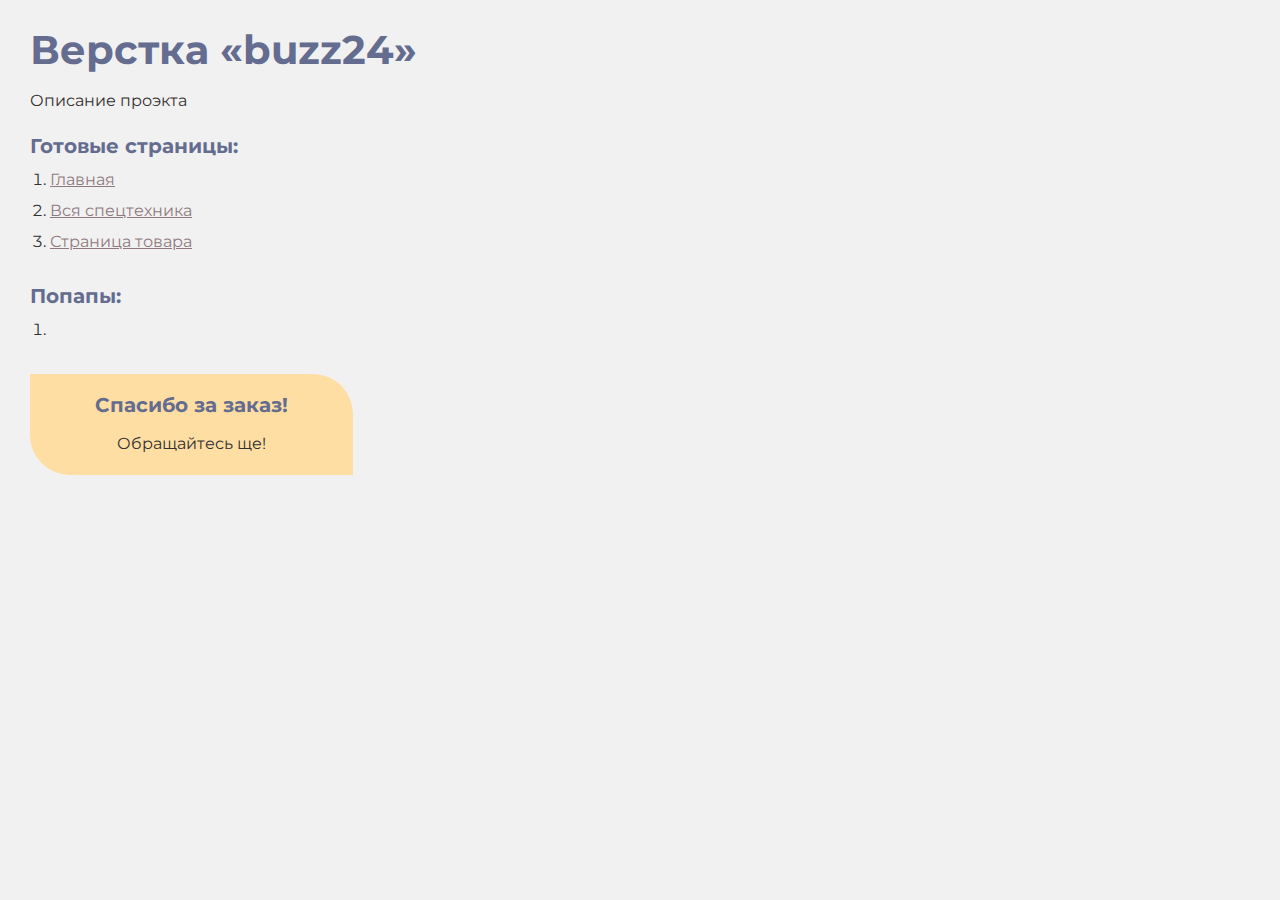
<file: nav.html>
<!DOCTYPE html>
<html>

<head>
	<meta charset="UTF-8">
	<meta name="viewport" content="width=device-width, initial-scale=1.0">
	<title>Верстка «buzz24»</title>
</head>

<body>
	<div class="rootpage">
		<h1>Верстка «buzz24»</h1>
		<div class="rootpage__info">
			Описание проэкта
		</div>
		<h2>Готовые страницы:</h2>
		<ol class="rootpage__list">
			<li><a target="_blank" href="index.html">Главная</a></li>
			<li><a target="_blank" href="catalog.html">Вся спецтехника</a></li>
			<li><a target="_blank" href="product.html">Страница товара</a></li>
		</ol>
		<h2>Попапы:</h2>
		<ol class="rootpage__list">
			<li><a target="_blank" href="index.html#"></a></li>
		</ol>
		<div class="rootpage__row">
			<div class="rootpage__item">
				<h2>Спасибо за заказ!</h2>
				<p>Обращайтесь ще!</p>
			</div>
		</div>
	</div>
</body>
<style>
	@charset "UTF-8";
	@import url("https://fonts.googleapis.com/css?family=Montserrat:regular,700&display=swap");

	*,
	*::before,
	*::after {
		padding: 0px;
		margin: 0px;
		border: 0px;
		box-sizing: border-box;
	}

	html,
	body {
		height: 100%;
		margin: 0;
		padding: 0;
		min-width: 320px;
		width: 100%;
		color: #323030;
		background-color: #f1f1f1;
	}

	body {
		font-family: Montserrat;
		font-size: 100%;
		line-height: 1;
		font-size: 1rem;
	}

	a {
		text-decoration: underline;
		color: #8F797E
	}

	a:visited {
		text-decoration: underline;
		color: #8F797E;
	}

	a:hover {
		text-decoration: none;
	}

	ul li {
		list-style: none;
	}

	img {
		vertical-align: top;
	}

	.wrapper {
		width: 100%;
		min-height: 100%;
		overflow: hidden;
	}

	.rootpage {
		padding: 30px;
		display: flex;
		flex-direction: column;
		align-items: flex-start;
	}

	@media (max-width: 767px) {
		.rootpage {
			padding: 30px 15px;
		}
	}

	h1 {
		color: #646C8F;
		font-size: 2.5rem;
		margin: 0px 0px 1.25rem 0px;
	}

	@media (max-width: 767px) {
		h1 {
			font-size: 1.85rem;
			margin: 0px 0px 1.25rem 0px;
		}
	}

	h2 {
		color: #646C8F;
		font-size: 1.25rem;
		margin: 0px 0px 1rem 0px;
	}

	@media (max-width: 767px) {
		h2 {
			font-size: 1.125rem;
			margin: 0px 0px 1rem 0px;
		}
	}

	.rootpage__info {
		line-height: 140%;
		margin: 0px 0px 1.5rem 0px;
	}

	.rootpage__list {
		margin: 0px 0px 2.25rem 1.25rem;
	}

	.rootpage__list li:not(:last-child) {
		margin: 0px 0px 15px 0px;
	}

	.rootpage__row {
		display: flex;
		align-items: stretch;
		gap: 30px;
	}

	@media (max-width: 767px) {
		.rootpage__row {
			flex-direction: column;

		}
	}

	.rootpage__item {
		display: flex;
		align-items: center;
		justify-content: center;
		flex-direction: column;
		text-align: center;
		border-radius: 0 40px;
		padding: 20px 65px;
		line-height: 140%;
	}

	@media (max-width: 767px) {
		.rootpage__item {
			padding: 20px;
		}
	}

	.rootpage__item {
		background: #ffdea3;

	}
</style>

</html>
</file>
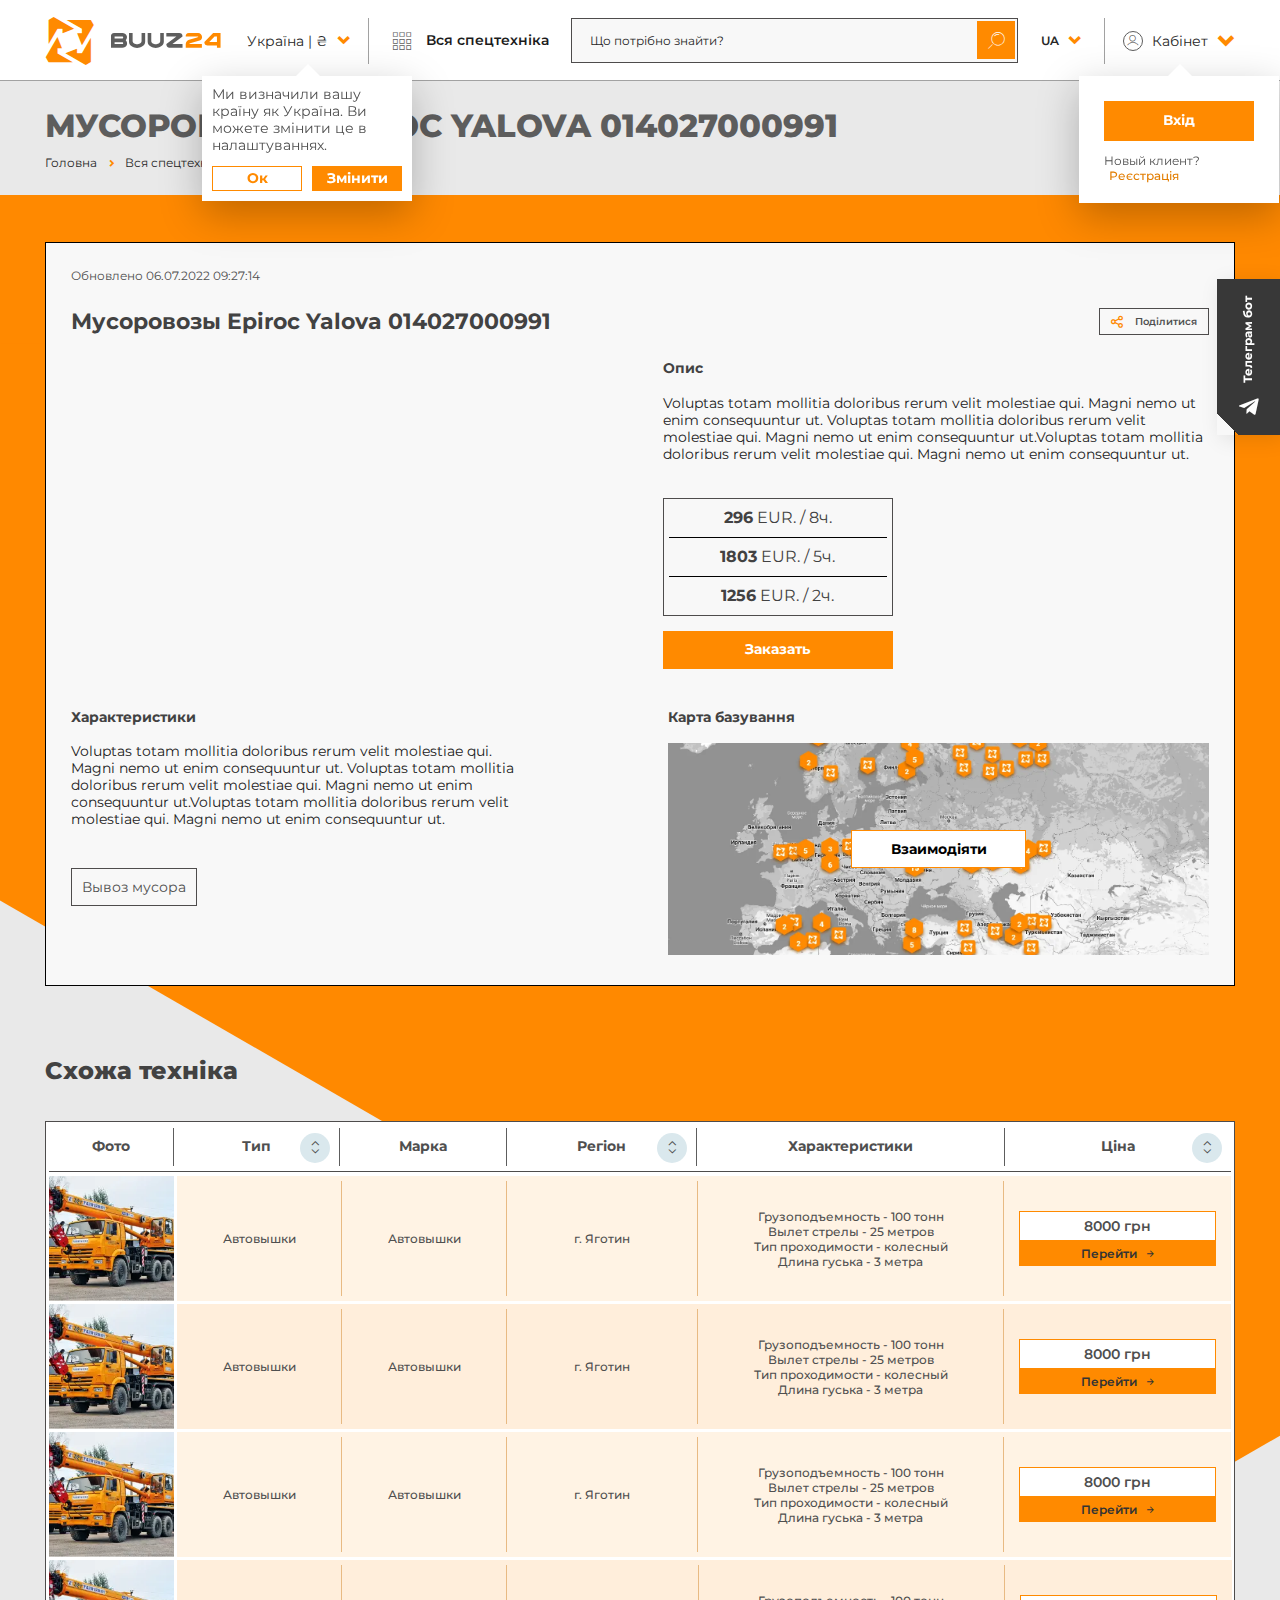
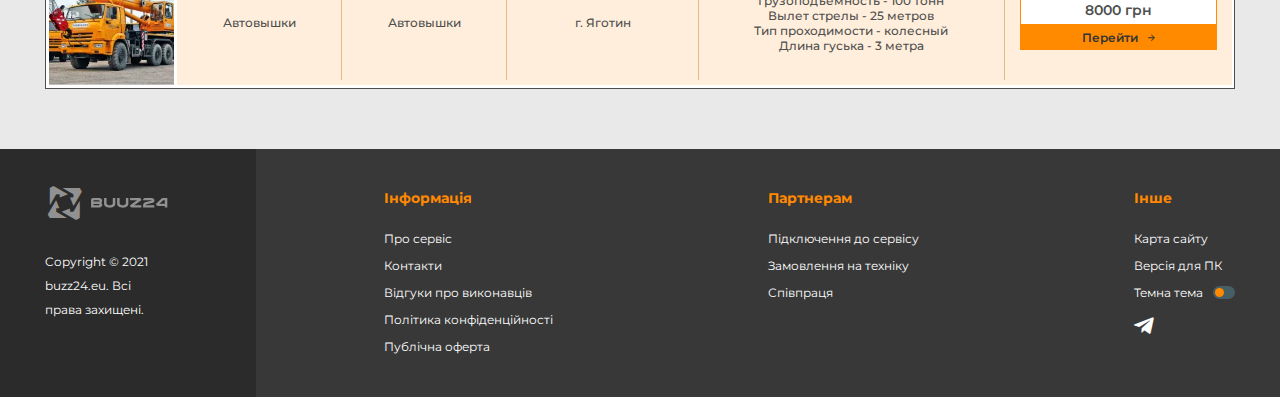
<file: product.html>
<!DOCTYPE html>
<html lang="ru">

<head>
	<title>Мусоровозы</title>
	<meta charset="UTF-8">
	<meta name="format-detection" content="telephone=no">
	<!-- <style>body{opacity: 0;}</style> -->
	<link rel="stylesheet" href="css/style.min.css?_v=20230811200730">
	<link rel="shortcut icon" href="favicon.ico">
	<!-- <meta name="robots" content="noindex, nofollow"> -->
	<meta name="viewport" content="width=device-width, initial-scale=1.0">
</head>

<body>
	<div class="wrapper">
		<header class="header">
			<div class="header__container">
				<div class="header__body">
					<button type="button" class="header__menu-icon icon-menu">
						<span></span>
						<span></span>
						<span></span>
					</button>
					<a href="#" class="header__logo _icon-logo">
						<img src="img/main/logo-header.svg" alt="Buzz24">
					</a>
					<div class="header__main">
						<div class="header__wrap">

							<div class="header__location location-header">
								<div data-dropdown-hover="" class="location-header__items">
									<button data-dropdown-button="" type="button" data-value="1" class="location-header__title f18 _bg _icon-arrow-1">Україна | ₴</button>
									<div data-dropdown-list="" class="location-header__list dropdown__list">
										<div class="spollers__arrow"></div>
										<div class="lang-header__row">
											<div class="lang-header__title" data-translate='CHOOSE_REGION'>Вибрати регіон</div>
										</div>
										<ul class="lang-header__wrap">
											<li data-dropdown-item="" class="location-header__item dropdown__item" data-value="1">
												<div class="location-header__radio">
													<input class="location-header__radio-input" checked="" type="radio" id="location-1" name="location">
													<label for="location-1" data-translate="REG_UK_UA">Україна | ₴</label>
												</div>
											</li>
											<li data-dropdown-item="" class="location-header__item dropdown__item" data-value="2">
												<div class="location-header__radio">
													<input class="location-header__radio-input" type="radio" id="location-2" name="location">
													<label for="location-2" data-translate="REG_PL_PL">Польша | zł</label>
												</div>
											</li>

										</ul>
									</div>
									<input type="text" name="select-loc" value="1" data-dropdown-input="" class="dropdown__input-hidden">
									<div data-da=".wrapper,767.98,1" class="location-header__body">
										<div class="spollers__arrow"></div>
										<p class="location-header__text" data-translate='LANG_POPUP_INFO'>Ми визначили вашу країну як Україна. Ви можете змінити це в налаштуваннях.
										</p>
										<div class="location-header__buttons">
											<button type="button" class="location-header__button btn" data-translate='AGREE_BUTTON'>Ок</button>
											<button type="button" class="location-header__button btn btn-c" data-translate='CHANGE_BUTTON'>Змінити</button>
										</div>
									</div>
								</div>
							</div>

							<div class="header__line hide-mob"></div>
							<div class="header__category category-header">
								<a href="catalog.html" class="category-header__button f18 icon-close _icon-dots" data-translate='ALL_EQUIPMENT'>Вся спецтехніка</a>
								<nav class="category-header__nav">
									<div class="category-header__row">
										<div class="category-header__icon-circle">
											<button type="button" class="category-header__icon-close btn-close icon-close">
												<span></span>
												<span></span>
											</button>
										</div>
									</div>
									<div data-spollers="767.98,max" data-one-spoller class="category-header__wrapper">
										<div class="category-header__items">
											<button type="button" data-spoller data-spoller-close class="category-header__title _icon-excavator">Землеройная техника<span class="_icon-arrow-1"></span></button>
											<ul class="category-header__list">
												<li class="category-header__item">
													<a href="#" class="category-header__link">Самосвалы</a>
												</li>
												<li class="category-header__item">
													<a href="#" class="category-header__link">Экскаваторы</a>
												</li>
												<li class="category-header__item">
													<a href="#" class="category-header__link">Экскаваторы-погрузчики</a>
												</li>
												<li class="category-header__item">
													<a href="#" class="category-header__link">Мини-экскаваторы</a>
												</li>
												<li class="category-header__item">
													<a href="#" class="category-header__link">Бульдозеры</a>
												</li>
												<li class="category-header__item">
													<a href="#" class="category-header__link">Фронтальные погрузчики</a>
												</li>
												<li class="category-header__item">
													<a href="#" class="category-header__link">Мини-погрузчики</a>
												</li>
											</ul>
										</div>
										<div class="category-header__items">
											<button type="button" data-spoller data-spoller-close class="category-header__title _icon-crane_truck">Краны и погрузочно-разгрузочная техника<span class="_icon-arrow-1"></span></button>
											<ul class="category-header__list">
												<li class="category-header__item">
													<a href="#" class="category-header__link">Автокраны</a>
												</li>
												<li class="category-header__item">
													<a href="#" class="category-header__link">Телескопические погрузчики</a>
												</li>
												<li class="category-header__item">
													<a href="#" class="category-header__link">Вилочные погрузчики</a>
												</li>
												<li class="category-header__item">
													<a href="#" class="category-header__link">Погрузчики-манипуляторы</a>
												</li>
												<li class="category-header__item">
													<a href="#" class="category-header__link">Автовышки</a>
												</li>
												<li class="category-header__item">
													<a href="#" class="category-header__link">Гусеничные краны</a>
												</li>
												<li class="category-header__item">
													<a href="#" class="category-header__link">Складская техника</a>
												</li>
											</ul>
										</div>
										<div class="category-header__items">
											<button type="button" data-spoller data-spoller-close class="category-header__title _icon-bulldozers">Бетон & Дорожностроительная техника<span class="_icon-arrow-1"></span></button>
											<ul class="category-header__list">
												<li class="category-header__item">
													<a href="#" class="category-header__link">Экскаваторы</a>
												</li>
												<li class="category-header__item">
													<a href="#" class="category-header__link">Бульдозеры</a>
												</li>
												<li class="category-header__item">
													<a href="#" class="category-header__link">Дорожные катки и асфальтоукладчики</a>
												</li>
												<li class="category-header__item">
													<a href="#" class="category-header__link">Буровая и сваебойная техника</a>
												</li>
												<li class="category-header__item">
													<a href="#" class="category-header__link">Грейдеры</a>
												</li>
												<li class="category-header__item">
													<a href="#" class="category-header__link">Бетоносмесители (Бетоновозы и цементовозы)</a>
												</li>
												<li class="category-header__item">
													<a href="#" class="category-header__link">Бетононасосы</a>
												</li>
											</ul>
										</div>
										<div class="category-header__items">
											<button type="button" data-spoller data-spoller-close class="category-header__title _icon-truck-1">Коммунально-дорожные машины & Другая техника<span class="_icon-arrow-1"></span></button>
											<ul class="category-header__list">
												<li class="category-header__item">
													<a href="#" class="category-header__link">Автоцистерны</a>
												</li>
												<li class="category-header__item">
													<a href="#" class="category-header__link">Мусоровозы</a>
												</li>
												<li class="category-header__item">
													<a href="#" class="category-header__link">Эвакуаторы</a>
												</li>
												<li class="category-header__item">
													<a href="#" class="category-header__link">Коммунально-дорожные машины</a>
												</li>
												<li class="category-header__item">
													<a href="#" class="category-header__link">Прицепы и полуприцепы (16 Тралы и низкорамные
														платформы)</a>
												</li>
												<li class="category-header__item">
													<a href="#" class="category-header__link">Другая техника (башенные краны)</a>
												</li>
											</ul>
										</div>
									</div>
								</nav>
							</div>
							<form action="#" class="header__search search-header">
								<input id="search-input" type="text" name="form[]" data-error="Ошибка" data-translate='MAIN_SEARCH_PLACEHOLDER' placeholder="Що потрібно знайти?" class="search-header__input">
								<ul id="suggestions-list" class="search-header__suggestions-list"></ul>
								<button type="submit" class="search-header__button _icon-search-1 btn-c"></button>
								<button type="button" class="search-header__button-clear btn-close"></button>
							</form>
							<div data-dropdown-hover class="header__lang lang-header dropdown" data-da=".header__body,767.98,3">
								<button data-dropdown-button class="lang-header__button dropdown__button _icon-arrow f18 _bg _icon-arrow-1" data-value="ua">UA</button>
								<div data-dropdown-list class="lang-header__list dropdown__list">
									<div class="spollers__arrow"></div>
									<div class="lang-header__row">
										<div class="lang-header__title" data-translate='CHANGE_LANG'>ЗМІНИТИ МОВУ</div>
									</div>
									<ul class="lang-header__wrap">
										<li class="location-header__item dropdown__item">
											<div class="location-header__radio">
												<input class="location-header__radio-input" type="radio" id="lang-1" name="lang" value="EN">
												<label for="lang-1">
													<span data-dropdown-item class="location-header__label" data-value="en">EN</span>
													<span class="location-header__radio-text" data-translate='EN'>Англійська</span>
												</label>
											</div>
										</li>
										<li class="location-header__item dropdown__item">
											<div class="location-header__radio">
												<input class="location-header__radio-input" checked type="radio" id="lang-2" name="lang" value="UK_UA">
												<label for="lang-2">
													<span data-dropdown-item class="location-header__label" data-value="ua">UA</span>
													<span class="location-header__radio-text" data-translate='UK_UA'>Українська</span>
												</label>
											</div>
										</li>
										<li class="location-header__item dropdown__item">
											<div class="location-header__radio">
												<input class="location-header__radio-input" type="radio" id="lang-3" name="lang" value="UK_UA">
												<label for="lang-3">
													<span data-dropdown-item class="location-header__label" data-value="ua">PL</span>
													<span class="location-header__radio-text" data-translate='PL_PL'>Польська</span>
												</label>
											</div>
										</li>
									</ul>
								</div>
								<input data-dropdown-input type="text" name="select-category" value="" class="dropdown__input-hidden">
							</div>
							<div class="header__line hide-mob"></div>
							<div class="header__login login-header">
								<div data-dropdown-hover class="login-header__item">
									<button data-dropdown-button type="button" id="header__title-login" class="login-header__title _bg _icon-arrow-1 f18"><span class="login-header__title-name" data-translate='PROFILE_MAIN'>Кабінет</span><span class="_icon-user"></span></button>
									<div data-dropdown-list class="login-header__body" data-da=".header__wrap,767.98,0">
										<div data-da=".login-header__item,767.98,2" class="spollers__arrow"></div>
										<div class="login-header__top">
											<a href="#" data-popup="#popup-login" class="login-header__button btn btn-c" data-translate='SIGN_IN_BUTTON'>Вхід</a>
											<p class="login-header__text"><span data-translate='NEW_CUSTOMER'>Новый клиент</span>?<a href="#" data-translate='START_HERE'>Реєстрація</a></p>
										</div>
										<div class="login-header__bottom">
											<h6 class="login-header__title-bottom f14" data-translate='YOUR_ACCOUNT'>Ваш обліковий запис</h6>
											<ul class="login-header__list">
												<li><a href="" class="login-header__link" data-translate='ORDERS'>Замовлення</a></li>
												<li><a href="" class="login-header__link" data-translate='OFFERS'>Пропозиції</a></li>
												<li><a href="" class="login-header__link" data-translate='PROFILE'>Профіль</a></li>
												<li><a href="" class="login-header__link" data-translate='MESSAGES'>Повідомлення</a></li>
												<!-- <li><a href="" class="login-header__link"></a></li> -->
											</ul>
											<!-- <ul class="login-header__list">
										<li><a href="" class="login-header__link">Cookies settings</a></li>
									</ul> -->
										</div>
									</div>
								</div>
							</div>
						</div>
					</div>
				</div>
			</div>
		</header>
		<main>
			<div class="side-button">
				<div class="side-button__wrap">
					<button class="side-button__close"><img src="img/main/close.svg" alt="svg"></button>
					<p class="side-button__text" data-translate='QUICK_ORDER'>Телеграм бот</p>
					<a href="catalog.html" class="side-button__link _icon-telegram"></a>
					<!-- <a href="" class="side-button__link _icon-viber"></a> -->
				</div>
			</div>
			<section class="breadcrumb">
				<div class="breadcrumb__container">
					<h2 class="breadcrumb__title">МУСОРОВОЗЫ EPIROC YALOVA 014027000991</h2>
					<ul class="breadcrumb__list">
						<li><a href="#" data-translate='LINK_MAIN'>Головна</a></li>
						<li><a href="#" data-translate='LINK_ALL_EQUIPMENT'>Вся спецтехніка</a></li>
						<li class="breadcrumb__active">Мусоровозы</li>
					</ul>
				</div>
			</section>
			<section class="product">
				<div class="categories__bg">
					<img src="img/main/background.svg" alt="" class="categories__light-theme">
					<img src="img/main/background-dark-theme.svg" alt="" class="categories__dark-theme">
				</div>
				<div class="product__container">
					<div class="product__layout">
						<div class="product__row-mob">
							<div class="product__date">Обновлено 06.07.2022 09:27:14</div>
						</div>
						<div class="product__row">
							<h4 class="product__title">Мусоровозы Epiroc Yalova 014027000991</h4>
							<button data-da=".product__row-mob,767.98,2" class="product__share _icon-share" data-translate='SHARE_BUTTON'>Поділитися</button>
						</div>
						<div class="product__top">
							<div class="product__gallery">
								<div class="product__slider swiper">
									<div class="product__swiper swiper-wrapper">
										<div class="product__slide-ibg swiper-slide">
											<picture><source srcset="img/catalog/catalog_img-16.webp" type="image/webp"><img src="img/catalog/catalog_img-16.png" alt=""></picture>
										</div>
										<div class="product__slide-ibg swiper-slide">
											<picture><source srcset="img/catalog/catalog_img-16.webp" type="image/webp"><img src="img/catalog/catalog_img-16.png" alt=""></picture>
										</div>
										<div class="product__slide-ibg swiper-slide">
											<picture><source srcset="img/catalog/catalog_img-16.webp" type="image/webp"><img src="img/catalog/catalog_img-16.png" alt=""></picture>
										</div>
										<div class="product__slide-ibg swiper-slide">
											<picture><source srcset="img/catalog/catalog_img-16.webp" type="image/webp"><img src="img/catalog/catalog_img-16.png" alt=""></picture>
										</div>
										<div class="product__slide-ibg swiper-slide">
											<picture><source srcset="img/catalog/catalog_img-16.webp" type="image/webp"><img src="img/catalog/catalog_img-16.png" alt=""></picture>
										</div>
									</div>
								</div>
								<div class="product__thumbs thumbs-images swiper">
									<div class="thumbs-images__swiper swiper-wrapper">
										<div class="thumbs-images__slide-ibg swiper-slide">
											<picture><source srcset="img/catalog/catalog_img-16.webp" type="image/webp"><img src="img/catalog/catalog_img-16.png" alt=""></picture>
										</div>
										<div class="thumbs-images__slide-ibg swiper-slide">
											<picture><source srcset="img/catalog/catalog_img-16.webp" type="image/webp"><img src="img/catalog/catalog_img-16.png" alt=""></picture>
										</div>
										<div class="thumbs-images__slide-ibg swiper-slide">
											<picture><source srcset="img/catalog/catalog_img-16.webp" type="image/webp"><img src="img/catalog/catalog_img-16.png" alt=""></picture>
										</div>
										<div class="thumbs-images__slide-ibg swiper-slide">
											<picture><source srcset="img/catalog/catalog_img-16.webp" type="image/webp"><img src="img/catalog/catalog_img-16.png" alt=""></picture>
										</div>
										<div class="thumbs-images__slide-ibg swiper-slide">
											<picture><source srcset="img/catalog/catalog_img-16.webp" type="image/webp"><img src="img/catalog/catalog_img-16.png" alt=""></picture>
										</div>
									</div>
								</div>
							</div>
							<div class="product__descr-wrap">
								<h5 class="product__descr" data-translate='DESC_LABEL'>Опис</h5>
								<p class="product__descr-text">Voluptas totam mollitia doloribus rerum velit molestiae qui. Magni nemo
									ut enim consequuntur ut. Voluptas totam mollitia doloribus rerum velit molestiae qui. Magni nemo ut
									enim consequuntur ut.Voluptas totam mollitia doloribus rerum velit molestiae qui. Magni nemo ut enim
									consequuntur ut.</p>
								<div class="product__price">
									<div class="product__price-text"><span>296</span> EUR. / 8ч.</div>
									<div class="product__price-text"><span>1803</span> EUR. / 5ч.</div>
									<div class="product__price-text"><span>1256</span> EUR. / 2ч.</div>
								</div>
								<button type="submit" class="product__descr-button btn btn-c" data-translate='GET_ORDER_BUTTON'>Заказать</button>
							</div>
						</div>
						<div class="product__bottom">
							<div class="product__bottom-descr">
								<h5 class="product__descr" data-translate='CHARACTERISTICS_LABEL'>Характеристики</h5>
								<p class="product__descr-text">
									Voluptas totam mollitia doloribus rerum velit molestiae qui. Magni nemo ut enim consequuntur ut.
									Voluptas totam mollitia doloribus rerum velit molestiae qui. Magni nemo ut enim consequuntur
									ut.Voluptas
									totam mollitia doloribus rerum velit molestiae qui. Magni nemo ut enim consequuntur ut.
								</p>
								<button type="submit" class="product__bottom-button btn">Вывоз мусора</button>
							</div>
							<div class="product__map">
								<h5 class="product__descr" data-translate='LOCATION_LABEL'>Карта базування</h5>
								<div id="map_container" class="map__wrapper">
									<div class="map__image">
										<picture><source srcset="img/main/map-background.webp" type="image/webp"><img src="img/main/map-background.png" alt="Карта"></picture>
									</div>
									<div id="map" class="map__iframe">
										<div id="map__button" class="map__button-wrap">
											<button id="load_map_button" class="map__button btn btn-w" data-translate='MAPACTION_BUTTON'>Взаимодіяти</button>
										</div>
									</div>
								</div>
							</div>
						</div>
					</div>
				</div>
			</section>
			<section class="similar-technique">
				<div class="similar-technique__container rows">
					<h3 class="similar-technique__title" data-translate='SIMILAR_EQUIPMENT'>Схожа техніка</h3>
					<div class="catalog-section__layout">
						<div class="catalog-section__sort sort-section">
							<div class="sort-section__title" data-translate='PHOTO_LABEL'>Фото</div>
							<div class="sort-section__name">
								<span data-translate='TYPE_LABEL'>Тип</span>
								<button type="submit" class="sort-section__button _icon-arrow-6"></button>
							</div>
							<div class="sort-section__name" data-translate='BRAND_LABEL'>Марка</div>
							<div class="sort-section__name">
								<span data-translate='REGION_LABEL'>Регіон</span>
								<button type="submit" class="sort-section__button _icon-arrow-6"></button>
							</div>
							<div class="sort-section__characteristics" data-translate='CHARACTERISTICS_LABEL'>Характеристики</div>
							<div class="sort-section__name-cost">
								<span data-translate=''>Ціна</span>
								<button type="submit" class="sort-section__button _icon-arrow-6"></button>
							</div>
						</div>
						<div data-da=".sort-section,767.98,1" class="sort-section__name-mob" data-translate='FULL_LABELS'>
							Тип, Марка, Регіон,
							Характеристики
						</div>
						<div class="catalog-section__wrapper">
							<a href="#" class="catalog-section__items">
								<div class="catalog-section__image-ibg">
									<picture><source srcset="img/catalog/catalog_img-01.webp" type="image/webp"><img src="img/catalog/catalog_img-01.png" alt=""></picture>
								</div>
								<div class="catalog-section__content">
									<div class="catalog-section__main">
										<div class="catalog-section__header">
											<div class="catalog-section__row">
												<div class="catalog-section__name">Тип</div>
												<div class="catalog-section__descr">Автовышки</div>
											</div>
											<div class="catalog-section__row">
												<div class="catalog-section__name">Марка</div>
												<div class="catalog-section__descr">Автовышки</div>
											</div>
											<div class="catalog-section__row">
												<div class="catalog-section__name">Регион</div>
												<div class="catalog-section__descr">г. Яготин</div>
											</div>
										</div>
										<div class="catalog-section__footer">
											<div class="catalog-section__text">Грузоподъемность - 100 тонн</div>
											<div class="catalog-section__text">Вылет стрелы - 25 метров</div>
											<div class="catalog-section__text">Тип проходимости - колесный</div>
											<div class="catalog-section__text">Длина гуська - 3 метра</div>
										</div>
									</div>
									<div class="catalog-section__bottom">
										<div class="catalog-section__price">8000 грн</div>
										<div class="catalog-section__button btn btn-c _icon-arrow-2" data-translate='TO_TARGET_BUTTON'>Перейти</div>
									</div>
								</div>
							</a>
							<a href="#" class="catalog-section__items">
								<div class="catalog-section__image-ibg">
									<picture><source srcset="img/catalog/catalog_img-01.webp" type="image/webp"><img src="img/catalog/catalog_img-01.png" alt=""></picture>
								</div>
								<div class="catalog-section__content">
									<div class="catalog-section__main">
										<div class="catalog-section__header">
											<div class="catalog-section__row">
												<div class="catalog-section__name">Тип</div>
												<div class="catalog-section__descr">Автовышки</div>
											</div>
											<div class="catalog-section__row">
												<div class="catalog-section__name">Марка</div>
												<div class="catalog-section__descr">Автовышки</div>
											</div>
											<div class="catalog-section__row">
												<div class="catalog-section__name">Регион</div>
												<div class="catalog-section__descr">г. Яготин</div>
											</div>
										</div>
										<div class="catalog-section__footer">
											<div class="catalog-section__text">Грузоподъемность - 100 тонн</div>
											<div class="catalog-section__text">Вылет стрелы - 25 метров</div>
											<div class="catalog-section__text">Тип проходимости - колесный</div>
											<div class="catalog-section__text">Длина гуська - 3 метра</div>
										</div>
									</div>
									<div class="catalog-section__bottom">
										<div class="catalog-section__price">8000 грн</div>
										<div class="catalog-section__button btn btn-c _icon-arrow-2">Перейти</div>
									</div>
								</div>
							</a>
							<a href="#" class="catalog-section__items">
								<div class="catalog-section__image-ibg">
									<picture><source srcset="img/catalog/catalog_img-01.webp" type="image/webp"><img src="img/catalog/catalog_img-01.png" alt=""></picture>
								</div>
								<div class="catalog-section__content">
									<div class="catalog-section__main">
										<div class="catalog-section__header">
											<div class="catalog-section__row">
												<div class="catalog-section__name">Тип</div>
												<div class="catalog-section__descr">Автовышки</div>
											</div>
											<div class="catalog-section__row">
												<div class="catalog-section__name">Марка</div>
												<div class="catalog-section__descr">Автовышки</div>
											</div>
											<div class="catalog-section__row">
												<div class="catalog-section__name">Регион</div>
												<div class="catalog-section__descr">г. Яготин</div>
											</div>
										</div>
										<div class="catalog-section__footer">
											<div class="catalog-section__text">Грузоподъемность - 100 тонн</div>
											<div class="catalog-section__text">Вылет стрелы - 25 метров</div>
											<div class="catalog-section__text">Тип проходимости - колесный</div>
											<div class="catalog-section__text">Длина гуська - 3 метра</div>
										</div>
									</div>
									<div class="catalog-section__bottom">
										<div class="catalog-section__price">8000 грн</div>
										<div class="catalog-section__button btn btn-c _icon-arrow-2">Перейти</div>
									</div>
								</div>
							</a>
							<a href="#" class="catalog-section__items">
								<div class="catalog-section__image-ibg">
									<picture><source srcset="img/catalog/catalog_img-01.webp" type="image/webp"><img src="img/catalog/catalog_img-01.png" alt=""></picture>
								</div>
								<div class="catalog-section__content">
									<div class="catalog-section__main">
										<div class="catalog-section__header">
											<div class="catalog-section__row">
												<div class="catalog-section__name">Тип</div>
												<div class="catalog-section__descr">Автовышки</div>
											</div>
											<div class="catalog-section__row">
												<div class="catalog-section__name">Марка</div>
												<div class="catalog-section__descr">Автовышки</div>
											</div>
											<div class="catalog-section__row">
												<div class="catalog-section__name">Регион</div>
												<div class="catalog-section__descr">г. Яготин</div>
											</div>
										</div>
										<div class="catalog-section__footer">
											<div class="catalog-section__text">Грузоподъемность - 100 тонн</div>
											<div class="catalog-section__text">Вылет стрелы - 25 метров</div>
											<div class="catalog-section__text">Тип проходимости - колесный</div>
											<div class="catalog-section__text">Длина гуська - 3 метра</div>
										</div>
									</div>
									<div class="catalog-section__bottom">
										<div class="catalog-section__price">8000 грн</div>
										<div class="catalog-section__button btn btn-c _icon-arrow-2">Перейти</div>
									</div>
								</div>
							</a>
						</div>
					</div>
				</div>
			</section>
		</main>
		<footer class="footer">
			<div class="footer__container">
				<div class="footer__wrap">
					<div class="footer__column">
						<a href="#" class="footer__logo _icon-logo">
							<img src="img/main/logo-footer.svg" alt="Buzz24">
						</a>
						<p class="footer__all-right" data-translate='FOOTER_COPYRIGHT'>
							Copyright © 2021 buzz24.eu. Всі права захищені.
						</p>
					</div>
					<div class="footer__column">
						<h6 class="footer__title f14" data-translate='FOOTER_TITLE_INFO'>Інформація</h6>
						<ul class="footer__list">
							<li class="footer__item">
								<a href="#" class="footer__link" data-translate='FOOTER_TITLE_INFO_ABOUT'>Про сервіс</a>
							</li>
							<li class="footer__item">
								<a href="#" class="footer__link" data-translate='FOOTER_TITLE_INFO_CONTACTS'>Контакти</a>
							</li>
							<li class="footer__item">
								<a href="#" class="footer__link" data-translate='FOOTER_TITLE_INFO_COMMENTS'>Відгуки про виконавців</a>
							</li>
							<li class="footer__item">
								<a href="#" class="footer__link" data-translate='FOOTER_TITLE_INFO_POLICY'>Політика конфіденційності</a>
							</li>
							<li class="footer__item">
								<a href="#" class="footer__link" data-translate='FOOTER_TITLE_INFO_PUBLIC'>Публічна оферта</a>
							</li>
						</ul>
					</div>
					<div class="footer__column">
						<h6 class="footer__title f14" data-translate='FOOTER_TITLE_PARTNERS'>Партнерам</h6>
						<ul class="footer__list">
							<li class="footer__item">
								<a href="#" class="footer__link" data-translate='FOOTER_TITLE_PARTNERS_CONNECT'>Підключення до сервісу</a>
							</li>
							<li class="footer__item">
								<a href="#" class="footer__link" data-translate='FOOTER_TITLE_PARTNERS_ORDERS'>Замовлення на техніку</a>
							</li>
							<li class="footer__item">
								<a href="#" class="footer__link" data-translate='FOOTER_TITLE_PARTNERS_COOPERATION'>Співпраця</a>
							</li>
						</ul>
					</div>
					<div class="footer__column">
						<h6 class="footer__title f14" data-translate='FOOTER_TITLE_ETC'>Інше</h6>
						<ul class="footer__list">
							<li class="footer__item">
								<a href="#" class="footer__link" data-translate='FOOTER_TITLE_MAP'>Карта сайту</a>
							</li>
							<li class="footer__item">
								<a href="#" class="footer__link" data-translate='FOOTER_TITLE_VERSION'>Версія для ПК</a>
							</li>
							<li class="footer__item">
								<div class="footer__link" data-translate='FOOTER_TITLE_MODE'>Темна тема</div>
								<span class="header__switch">
									<input id="myCheck" type="checkbox">
									<label for="myCheck" class="header__button"></label>
								</span>
							</li>
						</ul>
						<div class="footer__socials">
							<!-- <a href="#" class="footer__social _icon-viber"></a> -->
							<a href="#" class="footer__social _icon-telegram"></a>
						</div>
					</div>
				</div>
			</div>
		</footer>
		<div class="arrow-up _icon-arrow-1"></div>
	</div>
	<div id="popup" aria-hidden="true" class="popup">
		<div class="popup__wrapper">
			<div class="popup__content popup__form">
				<div class="popup__row">
					<div class="popup__steps">
						<div class="popup__step popup__step-1 f16" data-translate='POPUP_LINE_ORDER'><span>1</span>Замовлення</div>
						<div class="popup__step popup__step-2 color f16" data-translate='POPUP_LINE_DETAILS'><span>2</span>Деталі</div>
						<div class="popup__step popup__step-3 f16" data-translate='POPUP_LINE_PAYMENT'><span>3</span>Оплата</div>
					</div>
					<button data-close data-da=".popup__content,767.98,5" type="button" class="popup__close">
						<span class="popup__button-close btn-close">
							<span></span>
						</span>
					</button>
				</div>
				<form action="#" class="popup__form-step popup__form-1">
					<div class="tabs__top-row">
						<div class="tabs__icon">
							<img src="img/main/info.svg" alt="">
						</div>
						<p class="tabs__text" data-translate='POPUP_DATE_INFO'>Виберіть дату запропонованої роботи та опишіть завдання, додайте фотографії.
						</p>
					</div>
					<div class="popup__body">
						<div class="popup__date">
							<input id="daterangepicker1" type="hidden">
							<div id="daterangepicker1-container" class="embedded-daterangepicker"></div>
						</div>
						<div class="popup__descr">
							<textarea name="descr" data-translate='DESCRIPTION_PLACEHOLDER' placeholder="Опис" class="popup__textarea"></textarea>
							<div class="popup__upload-file upload-file">
								<div class="upload-file__icon _icon-clip"></div>
								<p class="upload-file__text" data-translate='ATTACH_INFO'>Додайте документи або сфотографуйте місце роботи</p>
								<div class="upload-file__input-body">
									<input type="file" name="files[]" id="upload-file__input_1" class="upload-file__input" accept=".jpg, .jpeg, .png">
									<label class="upload-file__label" for="upload-file__input_1">
										<span class="upload-file__label-text" data-translate='ATTACH_BUTTON'>Прикріпити</span>
									</label>
								</div>
							</div>
						</div>
					</div>
					<div class="popup__buttons">
						<button data-close type="button" class="popup__button btn popup__button-prev prev-1" data-translate='BACK_BUTTON'>Назад</button>
						<button type="button" class="popup__button btn btn-c popup__button-next next-1" data-translate='NEXT_BUTTON'>Далі</button>
					</div>
				</form>
				<form action="#" class="popup__form-step popup__form-2">
					<div class="tabs__top-row">
						<div class="tabs__icon">
							<img src="img/main/info.svg" alt="">
						</div>
						<p class="tabs__text" data-translate='BUDGET_INFO'>Вкажіть бажаний бюджет для робіт або залиште поле порожнім. Бюджет запропонують підрядники</p>
					</div>
					<div class="popup__body popup__body-step2">
						<div class="popup__column">
							<input type="number" class="popup__budget" data-translate='BUDGET_PLACEHOLDER' placeholder="Робочий бюджет">
							<div class="tabs__top-row">
								<div class="tabs__icon">
									<img src="img/main/info.svg" alt="">
								</div>
								<p id="text" class="tabs__text" data-translate='CHOOSE_INFO'>Я знаю, що мені потрібно і виберу сам. Приклад: потрібен автокран</p>
							</div>
						</div>
						<div class="popup__column popup__column-radio">
							<div class="radio">
								<h6 class="radio__title" data-translate='TYPE_DEAL_TITLE'>Тип угоди</h6>
								<div class="radio__item">
									<input class="radio__input" checked type="radio" id="answer-first-1" name="safe-deal">
									<label for="answer-first-1" class="radio__label"></label>
									<p class="radio__label-text" data-translate='SAVE_DEAL'><span data-text="Работа через безопасную сделку обеспечивает финансовые гарантии сторонам. Вы получите качественный и своевременный результат или мы вернем вам деньги." class="radio__label-icon _icon-star"></span>Безпечна угода</p>
								</div>
								<div class="radio__item">
									<input class="radio__input" type="radio" id="answer-first-2" name="safe-deal">
									<label for="answer-first-2" class="radio__label"></label>
									<p class="radio__label-text" data-translate='DIRECT_SETTLEMENT'><span data-text="Прямые расчеты с исполнителем на свой страх и риск." class="radio__label-icon _icon-attention"></span>Пряме врегулювання</p>
								</div>
							</div>
							<div class="radio">
								<h6 class="radio__title" data-translate='POPUP_LINE_PAYMENT'>Оплата</h6>
								<div class="radio__item">
									<input class="radio__input" checked type="radio" id="answer-second-1" name="pay">
									<label for="answer-second-1" class="radio__label"></label>
									<p class="radio__label-text" data-translate='RESERVATION_AMOUNT'>Резервування суми на карті</p>
								</div>
								<div class="radio__item">
									<input class="radio__input" type="radio" id="answer-second-2" name="pay">
									<label for="answer-second-2" class="radio__label"></label>
									<p class="radio__label-text" data-translate='CASHLESS_WITH_VAT'>Безготівковий розрахунок з ПДВ</p>
								</div>
								<div class="radio__item">
									<input class="radio__input" type="radio" id="answer-second-3" name="pay">
									<label for="answer-second-3" class="radio__label"></label>
									<p class="radio__label-text" data-translate='CASHLESS_WITHOUT_VAT'>Безготівковий розрахунок без ПДВ</p>
								</div>
								<div class="radio__item">
									<input class="radio__input" disabled type="radio" id="answer-second-4" name="pay">
									<label for="answer-second-4" class="radio__label"></label>
									<p class="radio__label-text" data-translate='CASH'>Готівка</p>
								</div>
							</div>
						</div>
					</div>
					<div class="popup__buttons">
						<button type="button" class="popup__button btn popup__button-prev prev-2" data-translate='BACK_BUTTON'>Назад</button>
						<button type="button" class="popup__button btn btn-c popup__button-next next-2" data-translate='ADD_BUTTON'>Додати</button>
					</div>
				</form>
				<form action="#" class="popup__form-step popup__form-3">
					<div class="popup__successfully successfully">
						<h5 class="successfully__title" data-translate=''>Пошук виконавця</h5>
						<p class="successfully__text" data-translate='RESULT_SUCCESS_MESSAGE'>Ви успішно розмістили замовлення на пошук спецтехніки:</p>
						<div class="successfully__body">
							<div class="successfully__info">
								<p class="successfully__info-text">Автокраны</p>
								<p class="successfully__info-text">г. Киев, ул. Софиевская, 24</p>
								<p class="successfully__info-text">18.03.2022</p>
								<p class="successfully__info-text">Наличный расчет</p>
							</div>
							<div class="successfully__sms">
								<p class="successfully__sms-text" data-translate='SEND_CODE_LABEL'>Будь ласка, введіть код із SMS-повідомлення:</p>
								<input type="tel" class="successfully__sms-code" placeholder="_ _ _ _">
								<button type="submit" class="successfully__button btn btn-c" data-translate='CONFIRM_BUTTON'>Підтвердити</button>
							</div>
						</div>
						<div class="successfully__footer">
							<button type="button" class="popup__button btn popup__button-prev prev-3" data-translate='BACK_BUTTON'>Назад</button>
							<div class="successfully__social _icon-telegram" data-translate='TELEGRAM_BOT_MESSAGE'>Щоб отримати рахунок на оплату, підключіть телеграм-бот</div>
							<button type="submit" class="successfully__footer-button btn btn-w" data-translate='CONNECT_BUTTON'>Підключитися</button>
						</div>
					</div>
				</form>
			</div>
		</div>
	</div>
	<div id="popup-login" aria-hidden="true" class="popup">
		<div class="popup__wrapper">
			<div class="popup__content popup__content-login login-popup">
				<div data-tabs class="login-popup__tabs">
					<nav data-tabs-titles class="login-popup__navigation">
						<button type="button" class="login-popup__title _tab-active" data-translate='SIGNIN_TAB'>Авторизація</button>
						<button type="button" class="login-popup__title" data-translate='SIGNUP_TAB'>Регистрация</button>
					</nav>
					<div data-tabs-body class="login-popup__content">
						<div class="login-popup__body">
							<div class="login-popup__wrapper">
								<form action="#" class="login-popup__column">
									<h5 class="login-popup__title-first" data-translate='SIGNIN_IN_SYSTEM'>Увійти в систему</h5>
									<div class="login-popup__row">
										<div class="login-popup__row-text" data-translate='SIGNIN_BY'>Вхід за допомогою:</div>
										<div class="login-popup__radio">
											<input class="login-popup__login-email" checked type="radio" id="login-email" name="login">
											<label for="login-email">E-mail</label>
											<input class="login-popup__login-tel" type="radio" id="login-tel" name="login">
											<label for="login-tel" data-translate='AUTH_TEL'>Телефон</label>
										</div>
									</div>
									<input data-validate data-required="email" type="text" placeholder="E-mail" class="login-popup__input login-popup__email-login">
									<input data-validate data-required type="tel" placeholder="+__ ___ ___ ____" class="login-popup__input login-popup__tel-login phone-mask">
									<div class="login-popup__input-body">
										<input data-validate data-required type="password" data-translate='PASSWORD_PLACEHOLDER' placeholder="Пароль" class="login-popup__input">
										<button class="login-popup__viewpass _icon-eye" type="button"></button>
									</div>
									<div class="login-popup__check">
										<input id="check-login" type="checkbox" class="login-popup__checkbox-input">
										<label for="check-login" class="login-popup__checkbox-label"></label>
										<p class="login-popup__checkbox-text" data-translate='REMEMBER_ME'>Запам'ятати на 2 тижні</p>
									</div>
									<div class="login-popup__buttons-login">
										<button type="submit" class="login-popup__button btn btn-c" data-translate='SIGNIN_BUTTON'>Войти</button>
										<a href="" class="login-popup__button-forgot" data-translate='FORGOT_PASSWORD'>Забули пароль</a>
									</div>
								</form>
								<div class="login-popup__column">
									<div class="login-popup__title-second" data-translate='ALT_AUTH_LOGIN'>Ви також можете увійти за допомогою</div>
									<a href="" class="login-popup__social">
										<div class="login-popup__icon">
											<picture><source srcset="img/main/icon-telegram.webp" type="image/webp"><img src="img/main/icon-telegram.png" alt="Telegram"></picture>
										</div>
										<span data-translate='SIGNIN_TELEGRAM'>Увійти за допомогою Telegram</span>
									</a>
									<a href="" class="login-popup__social">
										<div class="login-popup__icon">
											<picture><source srcset="img/main/icon-google.webp" type="image/webp"><img src="img/main/icon-google.png" alt="Google"></picture>
										</div>
										<span data-translate='SIGNIN_GOOGLE'>Увійти за допомогою Google</span>
									</a>
									<a href="" class="login-popup__social">
										<div class="login-popup__icon">
											<picture><source srcset="img/main/icon-facebook.webp" type="image/webp"><img src="img/main/icon-facebook.png" alt="Facebook"></picture>
										</div>
										<span data-translate='SIGNIN_FACEBOOK'>Увійти за допомогою Facebook</span>
									</a>
								</div>
							</div>
						</div>
						<div class="login-popup__body">
							<div class="login-popup__wrapper">
								<form action="#" class="login-popup__column">
									<h5 class="login-popup__title-first" data-translate='SIGNUP_IN_SYSTEM'>Реєстрація в системі</h5>
									<div class="login-popup__row">
										<div class="login-popup__row-text" data-translate='SIGNUP_BY'>Зареєструватися за допомогою:</div>
										<div class="login-popup__radio">
											<input class="login-popup__sign-email" checked type="radio" id="sign-email" name="sign">
											<label for="sign-email">E-mail</label>
											<input class="login-popup__sign-tel" type="radio" id="sign-tel" name="sign">
											<label for="sign-tel" data-translate='AUTH_TEL'>Телефон</label>
										</div>
									</div>
									<input data-validate data-required="email" type="text" placeholder="E-mail" class="login-popup__input login-popup__email-sign">
									<input data-validate data-required type="tel" placeholder="+__ ___ ___ ____" class="login-popup__input login-popup__tel-sign phone-mask">
									<div class="login-popup__input-body">
										<input data-validate data-required type="password" data-translate='PASSWORD_PLACEHOLDER' placeholder="Пароль" class="login-popup__input">
										<button class="login-popup__viewpass _icon-eye" type="button"></button>
									</div>
									<div class="login-popup__check">
										<input id="check-sign" type="checkbox" class="login-popup__checkbox-input">
										<label for="check-sign" class="login-popup__checkbox-label"></label>
										<p class="login-popup__checkbox-text" data-translate='REMEMBER_ME'>Запам'ятати на 2 тижні</p>
									</div>
									<div class="login-popup__buttons-login">
										<button type="submit" class="login-popup__button btn btn-c" data-translate='SIGNUP_BUTTON'>Зареєструватися</button>
									</div>
								</form>
								<div class="login-popup__column">
									<div class="login-popup__title-second" data-translate='ALT_AUTH_SIGNIN'>Ви також можете зареєструватися за допомогою:</div>
									<a href="" class="login-popup__social">
										<div class="login-popup__icon">
											<picture><source srcset="img/main/icon-telegram.webp" type="image/webp"><img src="img/main/icon-telegram.png" alt="Telegram"></picture>
										</div>
										<span data-translate='SIGNUP_TELEGRAM'>Зареєструватися через Telegram</span>
									</a>
									<a href="" class="login-popup__social">
										<div class="login-popup__icon">
											<picture><source srcset="img/main/icon-google.webp" type="image/webp"><img src="img/main/icon-google.png" alt="Google"></picture>
										</div>
										<span data-translate='SIGNUP_GOOGLE'>Зареєструватися через Google</span>
									</a>
									<a href="" class="login-popup__social">
										<div class="login-popup__icon">
											<picture><source srcset="img/main/icon-facebook.webp" type="image/webp"><img src="img/main/icon-facebook.png" alt="Facebook"></picture>
										</div>
										<span data-translate='SIGNUP_FACEBOOK'>Зареєструватися через Telegram</span>
									</a>
								</div>
							</div>
						</div>
					</div>
				</div>
				<div class="login-popup__buttons">
					<button data-close type="button" class="popup__close">
						<span class="popup__button-close btn-close">
							<span></span>
						</span>
					</button>
				</div>
			</div>
		</div>
	</div>
	<script src="js/app.min.js?_v=20230811200730"></script>
	<script src="./files/jquery-3.6.3.min.js?_v=20230811200730"></script>
	<script src="./files/moment.js?_v=20230811200730"></script>
	<script src="./files/daterangepicker.js?_v=20230811200730"></script>
	<script src="./files/daterangepicker-script.js?_v=20230811200730"></script>
</body>

</html>
</file>
<file: css/style.min.css>
@charset "UTF-8";@import url(https://fonts.googleapis.com/css?family=Montserrat:regular,700,500,600,800&display=swap);@font-face{font-family:icons;font-display:swap;src:url(../fonts/icons.woff2) format("woff2"),url(../fonts/icons.woff) format("woff");font-weight:400;font-style:normal}.breadcrumb__list li:not(:first-child)::before,.daterangepicker .calendar-table .next span::before,.daterangepicker .calendar-table .prev span::before,.filter__text::after,.login-popup__checkbox-input:checked+.login-popup__checkbox-label:before,.search-header__suggestions-list li::before,.swiper-scrollbar-drag:before,[class*=_icon-]:before,[id^=answer-first-]:checked+.radio__label::after,[id^=answer-second-]:checked+.radio__label::after{font-family:icons;font-style:normal;font-weight:400;font-variant:normal;text-transform:none;line-height:1;-webkit-font-smoothing:antialiased;-moz-osx-font-smoothing:grayscale}[class*=_icon-]:before{display:block}._icon-arrow-1:before{content:"\e900"}._icon-arrow-2:before{content:"\e901"}._icon-arrow-3:before{content:"\e902"}._icon-arrow-4:before{content:"\e903"}._icon-arrow-5:before{content:"\e904"}._icon-arrow-6:before{content:"\e905"}._icon-attention:before{content:"\e906"}._icon-bulldozers:before{content:"\e907"}._icon-check:before{content:"\e908"}._icon-clip:before{content:"\e909"}._icon-columns:before{content:"\e90b"}._icon-crane_truck:before{content:"\e90c"}._icon-dots:before{content:"\e90d"}._icon-excavator:before{content:"\e90e"}._icon-eye:before{content:"\e90f"}._icon-filter:before{content:"\e911"}._icon-i:before{content:"\e912"}._icon-logo:before{content:"\e914"}._icon-rows:before{content:"\e916"}._icon-search-1:before{content:"\e917"}._icon-search-2:before{content:"\e918"}._icon-share:before{content:"\e919"}._icon-star:before{content:"\e91a"}._icon-telegram:before{content:"\e91b"}._icon-time_works:before{content:"\e91c"}._icon-tow-truck:before{content:"\e91d"}._icon-truck-1:before{content:"\e91e"}._icon-truck-2:before{content:"\e91f"}._icon-user:before{content:"\e920"}._icon-viber:before{content:"\e921"}*{padding:0;margin:0;border:0}*,:after,:before{-webkit-box-sizing:border-box;box-sizing:border-box}body,html{height:100%;min-width:320px}body{color:#1b1b1b;font-family:Montserrat,sans-serif;font-size:14px;line-height:1.2142857143;-ms-text-size-adjust:100%;-moz-text-size-adjust:100%;-webkit-text-size-adjust:100%;-webkit-font-smoothing:antialiased;-moz-osx-font-smoothing:grayscale}.dark-theme body{color:#c6c6c6}button,input,textarea{font-family:Montserrat,sans-serif;font-size:inherit}button{outline:0;cursor:pointer;color:inherit;background-color:transparent}a{color:inherit;text-decoration:none;-webkit-transition:all .2s ease-in-out;-o-transition:all .2s ease-in-out;transition:all .2s ease-in-out}ul li{list-style:none}img{vertical-align:top}h1,h2,h3,h4,h5,h6{font-weight:800;text-transform:uppercase}h1,h2{font-size:48px;line-height:1.2291666667;color:#5d5d5d}.dark-theme h1,.dark-theme h2{color:#fff}h3{font-size:36px;line-height:1.2222222222}h4{font-weight:700;font-size:34px;line-height:1.2058823529;color:#424242}h5{font-weight:700;font-size:24px;line-height:1.2083333333;color:#424242}h6{font-weight:700;font-size:16px;line-height:1.25;color:#424242}.f18{font-weight:600;font-size:18px;line-height:1.2222222222}.f16{font-weight:700;font-size:16px;line-height:1.25}.f14{font-weight:700;font-size:14px;line-height:1.7142857143}body{z-index:2;margin-right:calc(-1 * (100vw - 100%));overflow-x:hidden}._bg-body body,.lock body,.menu-category body,.menu-open body,.popup-show body{overflow-y:hidden;overflow-x:auto;-ms-touch-action:none;touch-action:none;-ms-scroll-chaining:none;overscroll-behavior:none}.wrapper{min-height:100%;display:-webkit-box;display:-ms-flexbox;display:flex;-webkit-box-orient:vertical;-webkit-box-direction:normal;-ms-flex-direction:column;flex-direction:column;overflow:hidden;background:#e9e9e9;position:relative;z-index:0}.dark-theme .wrapper{background:#2d2d2d}@supports (overflow:clip){.wrapper{overflow:clip}}.wrapper>main{-webkit-box-flex:1;-ms-flex:1 1 auto;flex:1 1 auto;position:relative}.wrapper>main::before{content:"";position:absolute;width:100%;height:100%;top:0;left:0;background:-webkit-gradient(linear,right top,left top,from(rgba(196,196,196,.51)),color-stop(50%,rgba(196,196,196,0)));background:-o-linear-gradient(right,rgba(196,196,196,.51) 0,rgba(196,196,196,0) 50%);background:linear-gradient(270deg,rgba(196,196,196,.51) 0,rgba(196,196,196,0) 50%);opacity:0;visibility:hidden;-webkit-transition:all .2s ease-in-out;-o-transition:all .2s ease-in-out;transition:all .2s ease-in-out}.show-bg .wrapper>main::before{opacity:1;visibility:visible}.wrapper>*{min-width:0}[class*=__container]{max-width:111rem;margin:0 auto;padding:0 4.375rem}button{outline:0}.btn{display:-webkit-box;display:-ms-flexbox;display:flex;-webkit-box-pack:center;-ms-flex-pack:center;justify-content:center;-webkit-box-align:center;-ms-flex-align:center;align-items:center;width:100%;min-height:41px;padding:10px;text-align:center;font-weight:700;line-height:1.5;color:#ff8a00;background:#fff;border:2px solid #ff9a0a;outline:0;-webkit-transition:all .3s ease 0s;-o-transition:all .3s ease 0s;transition:all .3s ease 0s}.btn:hover{text-shadow:.6px 0 0 #ff8a00}.dark-theme .btn{background:#2d2d2d;color:#fff}.dark-theme .btn:hover{text-shadow:.6px 0 0 #fff}.btn-c{background:#ff8a00;color:#fff}.btn-c:hover{background:#ff961b!important;text-shadow:none!important}.btn-c:active{background:#ff6b00!important}.dark-theme .btn-c{color:#2d2d2d;background:#ff8a00}.btn-w{color:#000}.btn-w:hover{border:2px solid #ff9a0a;text-shadow:none}.btn-w:active{border:2px solid #ff9a0a}.btn-close{display:block;position:relative;width:12px;height:12px}.btn-close::after,.btn-close::before{content:"";-webkit-transition:all .3s ease 0s;-o-transition:all .3s ease 0s;transition:all .3s ease 0s;right:0;position:absolute;width:100%;height:2px;background:#ff8a00}.btn-close::before{top:calc(50% - 1px);-webkit-transform:rotate(-45deg);-ms-transform:rotate(-45deg);transform:rotate(-45deg)}.btn-close::after{bottom:calc(50% - 1px);-webkit-transform:rotate(45deg);-ms-transform:rotate(45deg);transform:rotate(45deg)}input[type=email],input[type=tel],input[type=text],textarea{-webkit-appearance:none;-moz-appearance:none;appearance:none}input{display:block;width:100%;min-height:57px;border-radius:0!important;padding:20px 26px;background:#f8f8f8;border:1px solid #4e4c4c;-webkit-transition:all .2s ease-in-out;-o-transition:all .2s ease-in-out;transition:all .2s ease-in-out;font-size:18px;line-height:1.2222222222;color:#262626;outline:0;position:relative}input._form-error{background:#ffa69c!important;border:1px solid #e74c3c!important}input::-webkit-input-placeholder{color:#262626}input::-moz-placeholder{color:#262626}input:-ms-input-placeholder{color:#262626}input::-ms-input-placeholder{color:#262626}input::placeholder{color:#262626}input:focus,input:hover{background:#fff3e4}.dark-theme input{background:#292929;border:1px solid #a2a2a2;color:#c6c6c6}.dark-theme input:focus,.dark-theme input:hover{background:#3d3d3d}.dark-theme input::-webkit-input-placeholder{color:#c6c6c6}.dark-theme input::-moz-placeholder{color:#c6c6c6}.dark-theme input:-ms-input-placeholder{color:#c6c6c6}.dark-theme input::-ms-input-placeholder{color:#c6c6c6}.dark-theme input::placeholder{color:#c6c6c6}.dark-theme input._form-error::-webkit-input-placeholder{color:#fff}.dark-theme input._form-error::-moz-placeholder{color:#fff}.dark-theme input._form-error:-ms-input-placeholder{color:#fff}.dark-theme input._form-error::-ms-input-placeholder{color:#fff}.dark-theme input._form-error::placeholder{color:#fff}textarea{display:block;width:100%;height:220px;padding:20px 26px;background:#f8f8f8;border:1px solid #4e4c4c;border-radius:0!important;outline:0;resize:none;-webkit-transition:all .2s ease-in-out;-o-transition:all .2s ease-in-out;transition:all .2s ease-in-out;position:relative}textarea._form-error{background:#ffa69c!important;border:1px solid #e74c3c!important}textarea:focus,textarea:hover{background:#fff3e4}.dark-theme textarea{background:#292929;border:1px solid #a2a2a2;color:#c6c6c6}.dark-theme textarea:focus,.dark-theme textarea:hover{background:#3d3d3d}.form__error{position:relative;width:100%;height:100%;top:0;left:0;color:#e74c3c;padding:3px 0 0 0}.dark-theme .form__error{color:#fff}.dark-theme input:-webkit-autofill,.dark-theme input:-webkit-autofill:focus input:-webkit-autofill,.dark-theme input:-webkit-autofill:hover,.dark-theme select:-webkit-autofill,.dark-theme select:-webkit-autofill:focus,.dark-theme select:-webkit-autofill:hover,.dark-theme textarea:-webkit-autofill,.dark-theme textarea:-webkit-autofill:hover textarea:-webkit-autofill:focus{-webkit-text-fill-color:#c6c6c6;-webkit-box-shadow:0 0 0 1000px #292929 inset;background:#292929!important;color:#c6c6c6!important;-webkit-transition:background 5000s ease-in-out 0s;transition:background 5000s ease-in-out 0s}[id^=currencie-]{display:none}[id^=currencie-]+label{display:-webkit-box;display:-ms-flexbox;display:flex;-webkit-box-align:center;-ms-flex-align:center;align-items:center;-webkit-box-pack:center;-ms-flex-pack:center;justify-content:center;vertical-align:middle;width:60px;height:32px;padding:10px;background:#f8f8f8;border:.78px solid #929292;font-weight:700;font-size:11px;line-height:11px;color:#4f4f4f;padding:6px;text-transform:uppercase;cursor:pointer;-webkit-transition:all .2s ease-in-out;-o-transition:all .2s ease-in-out;transition:all .2s ease-in-out}[id^=currencie-]+label:hover{border:3px solid #ff9a0a}.dark-theme [id^=currencie-]+label{background:#0e0e0e;color:#a0a0a0}.dark-theme [id^=currencie-]+label:hover{color:#fff}[id^=currencie-]:checked+label{border:3px solid #ff9a0a}[id^=login-],[id^=sign-]{display:none}[id^=login-]+label,[id^=sign-]+label{display:-webkit-box;display:-ms-flexbox;display:flex;-webkit-box-align:center;-ms-flex-align:center;align-items:center;-webkit-box-pack:center;-ms-flex-pack:center;justify-content:center;vertical-align:middle;width:-webkit-max-content;width:-moz-max-content;width:max-content;min-width:97px;height:36px;padding:10px;background:#f8f8f8;border:.8px solid #929292;font-weight:700;font-size:12px;line-height:12px;color:#4f4f4f;text-transform:initial;padding:10px;cursor:pointer;-webkit-transition:all .2s ease-in-out;-o-transition:all .2s ease-in-out;transition:all .2s ease-in-out}[id^=login-]+label:hover,[id^=sign-]+label:hover{border:3.15px solid #ff9a0a}.dark-theme [id^=login-]+label,.dark-theme [id^=sign-]+label{background:#0e0e0e;color:#a0a0a0}.dark-theme [id^=login-]+label:hover,.dark-theme [id^=sign-]+label:hover{color:#fff}[id^=login-]:checked+label,[id^=sign-]:checked+label{border:3.15px solid #ff9a0a}[id^=answer-first-],[id^=answer-second-]{display:none}[id^=answer-first-]+.radio__label,[id^=answer-second-]+.radio__label{display:-webkit-box;display:-ms-flexbox;display:flex;-webkit-box-align:center;-ms-flex-align:center;align-items:center;-webkit-box-pack:center;-ms-flex-pack:center;justify-content:center;width:21px;height:21px;-webkit-box-flex:0;-ms-flex:0 0 21px;flex:0 0 21px;margin:0 15px 0 0;border:1px solid #8a8a8a;cursor:pointer}[id^=answer-first-]:checked+.radio__label::after,[id^=answer-second-]:checked+.radio__label::after{content:"\e908";margin-top:2px;font-size:13px;color:#ff8a00}[id^=answer-first-]:disabled+.radio__label,[id^=answer-second-]:disabled+.radio__label{pointer-events:none;opacity:.4}[id^=answer-first-]:disabled+.radio__label-text,[id^=answer-second-]:disabled+.radio__label-text{opacity:.4}[id^=lang-],[id^=location-]{display:none}[id^=lang-]+label,[id^=location-]+label{display:-webkit-box;display:-ms-flexbox;display:flex;-webkit-box-align:center;-ms-flex-align:center;align-items:center;cursor:pointer;-webkit-transition:all .2s ease-in-out;-o-transition:all .2s ease-in-out;transition:all .2s ease-in-out;position:relative;-webkit-user-select:none;-moz-user-select:none;-ms-user-select:none;user-select:none;color:#4f4f4f}[id^=lang-]+label::before,[id^=location-]+label::before{content:"";display:-webkit-box;display:-ms-flexbox;display:flex;-webkit-box-align:center;-ms-flex-align:center;align-items:center;-webkit-box-pack:center;-ms-flex-pack:center;justify-content:center;width:20px;height:20px;-ms-flex-negative:0;flex-shrink:0;-webkit-box-flex:0;-ms-flex-positive:0;flex-grow:0;border-radius:50%;background:-webkit-gradient(linear,left bottom,left top,from(#f8f8f8),to(#f8f8f8)),#d9d9d9;background:-o-linear-gradient(bottom,#f8f8f8,#f8f8f8),#d9d9d9;background:linear-gradient(0deg,#f8f8f8,#f8f8f8),#d9d9d9;border:1px solid #929292;margin-right:10px;-webkit-transition:all .2s ease-in-out;-o-transition:all .2s ease-in-out;transition:all .2s ease-in-out}[id^=lang-]+label::after,[id^=location-]+label::after{content:"";position:absolute;top:4px;left:4px;width:12px;height:12px;border-radius:50%;background:#ff9a0a;-webkit-transition:all .2s ease-in-out;-o-transition:all .2s ease-in-out;transition:all .2s ease-in-out;opacity:0;visibility:hidden}.dark-theme [id^=lang-]+label,.dark-theme [id^=location-]+label{color:#a0a0a0}.dark-theme [id^=lang-]+label::before,.dark-theme [id^=location-]+label::before{background:#c6c6c6}[id^=lang-]+label:hover,[id^=location-]+label:hover{text-shadow:.4px 0 0 #4f4f4f}[id^=lang-]+label:hover::before,[id^=location-]+label:hover::before{border:1px solid #ff9a0a}[id^=lang-]+label:hover::after,[id^=location-]+label:hover::after{opacity:1;visibility:visible}[id^=lang-]:checked+label,[id^=location-]:checked+label{font-weight:700}[id^=lang-]:checked+label::after,[id^=location-]:checked+label::after{opacity:1;visibility:visible}.select{min-width:0;position:relative}.select__body{position:relative}.select__title{color:inherit;text-align:left;border:1px solid #d9d9d9;background-color:#fff;cursor:pointer;width:100%;border-radius:4px}.select__value{display:-webkit-box;display:-ms-flexbox;display:flex;min-width:0;-webkit-box-align:center;-ms-flex-align:center;align-items:center;height:1.875rem;padding:0 .9375rem;gap:.625rem}.select__value>*{-webkit-box-flex:1;-ms-flex:1 1 auto;flex:1 1 auto}.select__value:after{content:"";-ms-flex-item-align:stretch;-ms-grid-row-align:stretch;align-self:stretch;-webkit-box-flex:0;-ms-flex:0 0 10px;flex:0 0 10px;-webkit-transition:all .3s ease 0s;-o-transition:all .3s ease 0s;transition:all .3s ease 0s;display:-webkit-box;display:-ms-flexbox;display:flex;-webkit-box-pack:center;-ms-flex-pack:center;justify-content:center;-webkit-box-align:center;-ms-flex-align:center;align-items:center}._select-open .select__value:after{-webkit-transform:rotate(-180deg);-ms-transform:rotate(-180deg);transform:rotate(-180deg)}.select__value._select-pseudo-label::before{content:attr(data-pseudo-label);opacity:.5}.select__content{-webkit-box-flex:1;-ms-flex:1 1 auto;flex:1 1 auto;overflow:hidden;-o-text-overflow:ellipsis;text-overflow:ellipsis;white-space:nowrap}.select__text{-webkit-box-flex:1;-ms-flex:1 1 auto;flex:1 1 auto;overflow:hidden;-o-text-overflow:ellipsis;text-overflow:ellipsis;white-space:nowrap}.select__input{width:100%;background-color:transparent;height:100%}.select__options{color:#000;position:absolute;top:calc(100% - .0625rem);border-radius:0 0 4px 4px;min-width:100%;left:0;background-color:#fff;border-top:0;border:1px solid #d9d9d9;border-top:0;padding:10px 0 5px 0}.select__scroll{overflow-y:auto;overflow-x:hidden;max-height:200px}.select__option{width:100%;text-align:left;cursor:pointer;padding:5px 15px;color:inherit}.select__option._select-selected{background-color:#eee}.select__row{display:-webkit-inline-box;display:-ms-inline-flexbox;display:inline-flex;-webkit-box-align:center;-ms-flex-align:center;align-items:center}.select._select-open{z-index:5}._select-tag{cursor:pointer}.dropdown{display:-webkit-box;display:-ms-flexbox;display:flex;-webkit-box-align:center;-ms-flex-align:center;align-items:center;-webkit-box-pack:center;-ms-flex-pack:center;justify-content:center;position:relative}.dropdown__button{position:relative;cursor:pointer;display:-webkit-box;display:-ms-flexbox;display:flex;-webkit-box-align:center;-ms-flex-align:center;align-items:center;-webkit-box-orient:horizontal;-webkit-box-direction:reverse;-ms-flex-direction:row-reverse;flex-direction:row-reverse;white-space:nowrap;overflow:hidden;-webkit-transition:-webkit-transform .3s ease 0s;transition:-webkit-transform .3s ease 0s;-o-transition:transform .3s ease 0s;transition:transform .3s ease 0s;transition:transform .3s ease 0s,-webkit-transform .3s ease 0s}.dropdown__button::before{font-size:14px;color:#ff8a00;margin-left:13px;-webkit-transition:all .2s ease-in-out;-o-transition:all .2s ease-in-out;transition:all .2s ease-in-out}.dropdown__button.active::before{-webkit-transform:rotate(180deg);-ms-transform:rotate(180deg);transform:rotate(180deg);color:#bdbdbd}.dropdown__button.active,.dropdown__button:focus{outline:0}.dropdown__list{position:absolute;left:0;top:57px;width:100%;background:#fff;-webkit-box-shadow:0 13px 39px rgba(0,0,0,.25);box-shadow:0 13px 39px rgba(0,0,0,.25);list-style-type:none;z-index:4;opacity:0;visibility:hidden;-webkit-transition:all .2s ease-in-out;-o-transition:all .2s ease-in-out;transition:all .2s ease-in-out}.dropdown__list.visible{opacity:1;visibility:visible}.dark-theme .dropdown__list{background:#2d2d2d;color:#a0a0a0}.dropdown__list-item{cursor:pointer;font-weight:700;font-size:14px;line-height:1;color:#4f4f4f;-webkit-transition:all .3s ease-in-out;-o-transition:all .3s ease-in-out;transition:all .3s ease-in-out}.dropdown__list-item:not(:last-child){margin:0 0 14px 0}.dark-theme .dropdown__list-item{color:#a0a0a0}.dropdown__list-item:hover{text-shadow:.6px 0 0 #14183e}.dark-theme .dropdown__list-item:hover{text-shadow:none;color:#fff}.dropdown__item{cursor:pointer;font-size:14px;line-height:20px;display:block;padding:5px;-webkit-transition:all .2s ease-in-out;-o-transition:all .2s ease-in-out;transition:all .2s ease-in-out}.dropdown__item:hover{background:#f5f5f5}.dark-theme .dropdown__item{color:#fff}.dark-theme .dropdown__item:hover{background:#141414}.dropdown__input-hidden{display:none}[data-dropdown-item]{cursor:pointer}.noUi-target,.noUi-target *{-webkit-touch-callout:none;-webkit-tap-highlight-color:#5d5d5d;height:1px;-webkit-user-select:none;-ms-touch-action:none;touch-action:none;-ms-user-select:none;-moz-user-select:none;user-select:none;-webkit-box-sizing:border-box;box-sizing:border-box}.noUi-target{position:relative;cursor:pointer}.noUi-target :focus{outline:0}.noUi-base,.noUi-connects{width:100%;height:1px;position:relative;z-index:1;background:#5d5d5d}.dark-theme .noUi-base,.dark-theme .noUi-connects{background:#a1a1a1}.noUi-connects{overflow:hidden;z-index:0}.noUi-connect,.noUi-origin{will-change:transform;position:absolute;z-index:1;top:0;right:0;height:100%;width:100%;-ms-transform-origin:0 0;-webkit-transform-origin:0 0;-webkit-transform-style:preserve-3d;transform-origin:0 0;-webkit-transform-style:flat;transform-style:flat}.noUi-txt-dir-rtl.noUi-horizontal .noUi-origin{left:0;right:auto}.noUi-vertical .noUi-origin{top:-100%;width:0}.noUi-horizontal .noUi-origin{height:0}.noUi-handle{-webkit-backface-visibility:hidden;backface-visibility:hidden;position:absolute}.noUi-touch-area{height:100%;width:100%}.noUi-state-tap .noUi-connect,.noUi-state-tap .noUi-origin{-webkit-transition:-webkit-transform .3s;transition:-webkit-transform .3s;-o-transition:transform .3s;transition:transform .3s;transition:transform .3s,-webkit-transform .3s}.noUi-state-drag *{cursor:inherit!important}.noUi-horizontal{height:1px}.noUi-horizontal .noUi-handle{top:-24px;right:-8px;width:16px;height:16px;background:#ff9a0a;-webkit-box-shadow:unset;box-shadow:unset;cursor:pointer}.noUi-vertical{width:18px}.noUi-vertical .noUi-handle{top:-24px;right:-8px;width:16px;height:16px;background:#ff9a0a;-webkit-box-shadow:unset;box-shadow:unset;cursor:pointer}.noUi-connect{background:#ff9a0a;height:2px}.noUi-draggable{cursor:ew-resize}.noUi-vertical .noUi-draggable{cursor:ns-resize}.noUi-handle{cursor:default}.noUi-handle:before{content:"";position:absolute;border:8px solid transparent;border-top:8px solid #ff9a0a;left:0;bottom:-16px}[disabled] .noUi-connect{background:#b8b8b8}[disabled] .noUi-handle,[disabled].noUi-handle,[disabled].noUi-target{cursor:not-allowed}.noUi-pips,.noUi-pips *{-webkit-box-sizing:border-box;box-sizing:border-box}.noUi-pips{position:absolute;color:#999}.noUi-value{position:absolute;white-space:nowrap;text-align:center}.noUi-value-sub{color:#ccc;font-size:10px}.noUi-marker{position:absolute;background:#ccc}.noUi-marker-sub{background:#aaa}.noUi-marker-large{background:#aaa}.noUi-pips-horizontal{padding:10px 0;height:80px;top:100%;left:0;width:100%}.noUi-value-horizontal{-webkit-transform:translate(-50%,50%);-ms-transform:translate(-50%,50%);transform:translate(-50%,50%)}.noUi-rtl .noUi-value-horizontal{-webkit-transform:translate(50%,50%);-ms-transform:translate(50%,50%);transform:translate(50%,50%)}.noUi-marker-horizontal.noUi-marker{margin-left:-1px;width:2px;height:5px}.noUi-marker-horizontal.noUi-marker-sub{height:10px}.noUi-marker-horizontal.noUi-marker-large{height:15px}.noUi-pips-vertical{padding:0 10px;height:100%;top:0;left:100%}.noUi-value-vertical{-webkit-transform:translate(0,-50%);-ms-transform:translate(0,-50%);transform:translate(0,-50%);padding-left:25px}.noUi-rtl .noUi-value-vertical{-webkit-transform:translate(0,50%);-ms-transform:translate(0,50%);transform:translate(0,50%)}.noUi-marker-vertical.noUi-marker{width:5px;height:2px;margin-top:-1px}.noUi-marker-vertical.noUi-marker-sub{width:10px}.noUi-marker-vertical.noUi-marker-large{width:15px}.noUi-tooltip{display:block;position:absolute;text-align:center;white-space:nowrap;color:#4f4f4f}.dark-theme .noUi-tooltip{color:#fff}.noUi-horizontal .noUi-tooltip{-webkit-transform:translate(-50%,0);-ms-transform:translate(-50%,0);transform:translate(-50%,0);left:50%;bottom:-10px}.noUi-vertical .noUi-tooltip{-webkit-transform:translate(0,-50%);-ms-transform:translate(0,-50%);transform:translate(0,-50%);top:50%;right:120%}.noUi-horizontal .noUi-origin>.noUi-tooltip{-webkit-transform:translate(50%,0);-ms-transform:translate(50%,0);transform:translate(50%,0);left:auto;bottom:10px}.noUi-vertical .noUi-origin>.noUi-tooltip{-webkit-transform:translate(0,-18px);-ms-transform:translate(0,-18px);transform:translate(0,-18px);top:auto;right:28px}.range__slider-price{width:96%;margin:50px auto 40px auto}.range__inputs{display:-webkit-box;display:-ms-flexbox;display:flex;-webkit-box-align:center;-ms-flex-align:center;align-items:center}.range__label{-webkit-box-flex:1;-ms-flex:1 1 auto;flex:1 1 auto;position:relative;cursor:pointer}.range__label:nth-child(1) .range__input{border-right:none}.range__input{padding:15px 18px 15px 38px;cursor:pointer;font-weight:500;font-size:20px;line-height:24px;color:#4f4f4f;text-align:end;min-height:auto;height:57px}.range__text{position:absolute;left:18px;top:0;color:#9d9d9d;font-size:14px;line-height:57px}.daterangepicker{position:absolute;color:inherit;background:#f8f8f8;border:1px solid #4e4c4c;max-width:none;width:auto;padding:0;margin-top:7px;top:100px;left:20px;z-index:3001;display:none;color:#4f4f4f}.dark-theme .daterangepicker{background:#292929;color:#c6c6c6;border:1px solid #a1a1a1}.daterangepicker:after,.daterangepicker:before{position:absolute;display:inline-block;border-bottom-color:rgba(0,0,0,.2);content:""}.daterangepicker:before{top:-7px;border-right:7px solid transparent;border-left:7px solid transparent;border-bottom:7px solid #ccc}.daterangepicker:after{top:-6px;border-right:6px solid transparent;border-bottom:6px solid #fff;border-left:6px solid transparent}.daterangepicker.opensleft:before{right:9px}.daterangepicker.opensleft:after{right:10px}.daterangepicker.openscenter:before{left:0;right:0;width:0;margin-left:auto;margin-right:auto}.daterangepicker.openscenter:after{left:0;right:0;width:0;margin-left:auto;margin-right:auto}.daterangepicker.opensright:before{left:9px}.daterangepicker.opensright:after{left:10px}.daterangepicker.drop-up{margin-top:-7px}.daterangepicker.drop-up:before{top:initial;bottom:-7px;border-bottom:initial;border-top:7px solid #ccc}.daterangepicker.drop-up:after{top:initial;bottom:-6px;border-bottom:initial;border-top:6px solid #fff}.daterangepicker.single .daterangepicker .ranges,.daterangepicker.single .drp-calendar{float:none}.daterangepicker.single .drp-selected{display:none}.daterangepicker.show-calendar .drp-calendar{display:block}.daterangepicker.show-calendar .drp-buttons{display:block}.daterangepicker.auto-apply .drp-buttons{display:none}.daterangepicker .drp-calendar{display:none;max-width:270px}.daterangepicker .drp-calendar.left{padding:20px 0 20px 30px}.daterangepicker .drp-calendar.right{padding:20px 30px 20px 30px}.daterangepicker .drp-calendar.single .calendar-table{border:none}.daterangepicker .calendar-table .next span,.daterangepicker .calendar-table .prev span{display:inline-block}.daterangepicker .calendar-table .next span::before,.daterangepicker .calendar-table .prev span::before{content:"\e900";color:#ff8a00;font-size:14px;-webkit-transition:color .2s ease-in-out;-o-transition:color .2s ease-in-out;transition:color .2s ease-in-out}.daterangepicker .calendar-table .next span{-webkit-transform:rotate(270deg);-ms-transform:rotate(270deg);transform:rotate(270deg)}.daterangepicker .calendar-table .prev span{-webkit-transform:rotate(90deg);-ms-transform:rotate(90deg);transform:rotate(90deg)}.daterangepicker .calendar-table td,.daterangepicker .calendar-table th{white-space:nowrap;text-align:center;vertical-align:middle;min-width:20px;max-width:20px;width:20px;height:20px;font-size:11px;line-height:13px;font-weight:400;padding:2px 0 0 0;white-space:nowrap;cursor:pointer}.daterangepicker .calendar-table table{margin:0;border-spacing:0;border-collapse:collapse;margin:0 auto}.daterangepicker td.available:hover,.daterangepicker th.available:hover{border-radius:50%;background-color:#eee;border-color:transparent;color:inherit}.daterangepicker .next.available:hover,.daterangepicker .prev.available:hover{background-color:transparent!important}.daterangepicker .next.available:hover span::before,.daterangepicker .prev.available:hover span::before{color:#c2c2c2}.daterangepicker td.week,.daterangepicker th.week{font-size:80%;color:#ccc}.daterangepicker td.off,.daterangepicker td.off.end-date,.daterangepicker td.off.in-range,.daterangepicker td.off.start-date{opacity:.4}.daterangepicker td.in-range{background:#fff3e4;border-radius:50%}.daterangepicker td.active,.daterangepicker td.active:hover{display:-webkit-box;display:-ms-flexbox;display:flex;-webkit-box-align:center;-ms-flex-align:center;align-items:center;-webkit-box-pack:center;-ms-flex-pack:center;justify-content:center;margin:0 auto;-webkit-box-flex:0;-ms-flex:0 0 20px;flex:0 0 20px;border-radius:50%;background:#ff8a00}.daterangepicker th.month{font-weight:700;font-size:12px;line-height:12px;width:auto}thead tr:nth-child(1){border-bottom:15px solid transparent}thead tr:nth-child(2){font-weight:400;font-size:8px;line-height:10px;opacity:.4;border-bottom:1px solid #a2a2a2}.daterangepicker option.disabled,.daterangepicker td.disabled{color:#999;cursor:not-allowed;text-decoration:line-through}.daterangepicker select.monthselect,.daterangepicker select.yearselect{font-size:12px;padding:1px;height:auto;margin:0;cursor:default}.daterangepicker select.monthselect{margin-right:2%;width:56%}.daterangepicker select.yearselect{width:40%}.daterangepicker select.ampmselect,.daterangepicker select.hourselect,.daterangepicker select.minuteselect,.daterangepicker select.secondselect{width:50px;margin:0 auto;background:#eee;border:1px solid #eee;padding:2px;outline:0;font-size:12px}.daterangepicker .calendar-time{text-align:center;margin:4px auto 0 auto;line-height:30px;position:relative}.daterangepicker .calendar-time select.disabled{color:#ccc;cursor:not-allowed}.daterangepicker .drp-buttons{clear:both;text-align:right;padding:8px;border-top:1px solid #ddd;display:none;line-height:12px;vertical-align:middle}.daterangepicker .drp-selected{display:inline-block;font-size:12px;padding-right:8px}.daterangepicker .drp-buttons .btn{margin-left:8px;font-size:12px;font-weight:700;padding:4px 8px}.daterangepicker.show-ranges.single.rtl .drp-calendar.left{border-right:1px solid #ddd}.daterangepicker.show-ranges.single.ltr .drp-calendar.left{border-left:1px solid #ddd}.daterangepicker.show-ranges.rtl .drp-calendar.right{border-right:1px solid #ddd}.daterangepicker.show-ranges.ltr .drp-calendar.left{border-left:1px solid #ddd}.daterangepicker .ranges{float:none;text-align:left;margin:0}.daterangepicker.show-calendar .ranges{margin-top:8px}.daterangepicker .ranges ul{list-style:none;margin:0 auto;padding:0;width:100%}.daterangepicker .ranges li{font-size:12px;padding:8px 12px;cursor:pointer}.daterangepicker .ranges li:hover{background-color:#eee}.daterangepicker .ranges li.active{background-color:#08c;color:#fff}.daterangepicker .ranges ul{width:140px}.daterangepicker.single .ranges ul{width:100%}.daterangepicker.single .drp-calendar.left{clear:none}.daterangepicker.single .drp-calendar,.daterangepicker.single .ranges{float:left}.daterangepicker{direction:ltr;text-align:left}.daterangepicker .drp-calendar.left{clear:left;margin-right:0}.daterangepicker .drp-calendar.left .calendar-table{border-right:none;border-top-right-radius:0;border-bottom-right-radius:0}.daterangepicker .drp-calendar.right{margin-left:0}.daterangepicker .drp-calendar.right .calendar-table{border-left:none;border-top-left-radius:0;border-bottom-left-radius:0}.daterangepicker .drp-calendar.left .calendar-table{padding-right:8px}.daterangepicker .drp-calendar,.daterangepicker .ranges{float:left}.embedded-daterangepicker .daterangepicker::after,.embedded-daterangepicker .daterangepicker::before{display:none}.embedded-daterangepicker .daterangepicker{position:relative!important;top:auto!important;left:auto!important;float:left;width:100%;margin-top:0}.embedded-daterangepicker .daterangepicker .drp-calendar{width:50%;max-width:50%}body::after{content:"";background:rgba(196,196,196,.51);position:fixed;width:100%;height:100%;top:0;left:0;opacity:0;-webkit-transition:opacity .8s ease 0s;-o-transition:opacity .8s ease 0s;transition:opacity .8s ease 0s;pointer-events:none;z-index:149}.popup-show body::after{opacity:1}.popup{position:fixed;top:0;left:0;bottom:0;right:0;padding:30px 10px;-webkit-transition:visibility .8s ease 0s;-o-transition:visibility .8s ease 0s;transition:visibility .8s ease 0s;visibility:hidden;pointer-events:none}.popup_show{z-index:150;visibility:visible;overflow:auto;pointer-events:auto}.popup_show .popup__content{visibility:visible;-webkit-transform:scale(1);-ms-transform:scale(1);transform:scale(1)}.popup__wrapper{display:-webkit-box;display:-ms-flexbox;display:flex;-webkit-box-orient:vertical;-webkit-box-direction:normal;-ms-flex-direction:column;flex-direction:column;-webkit-box-align:center;-ms-flex-align:center;align-items:center;min-height:100%;-webkit-box-flex:1;-ms-flex:1 1 auto;flex:1 1 auto;width:100%;display:flex;-webkit-box-pack:center;-ms-flex-pack:center;justify-content:center;align-items:center}.popup__content{visibility:hidden;-webkit-transform:scale(0);-ms-transform:scale(0);transform:scale(0);-webkit-transition:-webkit-transform .3s ease 0s;transition:-webkit-transform .3s ease 0s;-o-transition:transform .3s ease 0s;transition:transform .3s ease 0s;transition:transform .3s ease 0s,-webkit-transform .3s ease 0s;background:#fff;-webkit-box-shadow:0 13px 39px rgba(0,0,0,.25);box-shadow:0 13px 39px rgba(0,0,0,.25);padding:65px 70px 75px 70px;width:100%;max-width:1263px}.lock .popup__content{visibility:visible}.dark-theme .popup__content{background:#2d2d2d}.popup__row{display:-webkit-box;display:-ms-flexbox;display:flex;-webkit-box-align:center;-ms-flex-align:center;align-items:center;-webkit-box-pack:justify;-ms-flex-pack:justify;justify-content:space-between}.popup__row-wrap{display:-webkit-box;display:-ms-flexbox;display:flex;-webkit-box-align:center;-ms-flex-align:center;align-items:center}.popup__row-span{font-weight:500;font-size:24px;line-height:29px;color:#ff8a00;margin-right:23px}.popup__row-title{text-transform:initial}.dark-theme .popup__row-title{color:#fff}.popup__close{display:-webkit-box;display:-ms-flexbox;display:flex;-webkit-box-align:center;-ms-flex-align:center;align-items:center;-webkit-box-pack:center;-ms-flex-pack:center;justify-content:center;width:57px;height:57px;-webkit-box-flex:0;-ms-flex:0 0 57px;flex:0 0 57px;border-radius:50%;background:#dae8ed;margin:0 0 0 20px;z-index:3}.dark-theme .popup__close{background:#141414}.popup__steps{display:-webkit-box;display:-ms-flexbox;display:flex;-webkit-box-align:center;-ms-flex-align:center;align-items:center;-webkit-box-pack:justify;-ms-flex-pack:justify;justify-content:space-between;-webkit-box-flex:1;-ms-flex:1 1 auto;flex:1 1 auto}.popup__steps.hide{opacity:0;visibility:hidden}.popup__step{display:-webkit-box;display:-ms-flexbox;display:flex;-webkit-box-align:center;-ms-flex-align:center;align-items:center;-webkit-box-pack:center;-ms-flex-pack:center;justify-content:center;-webkit-box-flex:1;-ms-flex:1 1 auto;flex:1 1 auto;height:70px;-webkit-transition:.5s;-o-transition:.5s;transition:.5s}.popup__step span{display:none}.popup__button-close{width:20px;height:20px}.popup__form{min-height:585px;position:relative;overflow:hidden}.popup__form-step{position:absolute;max-width:1116px;width:100%;top:160px;-webkit-transition:.5s;-o-transition:.5s;transition:.5s}.popup__form-step .tabs__top-row{padding:0 0 18px 0;position:relative}.popup__form-1.slide2{left:-150%}.popup__form-1.slide3{left:73px}.popup__form-2{left:150%}.popup__form-2.slide2{left:73px}.popup__form-2.slide3{left:150%}.popup__form-2.slide4{left:-150%}.popup__form-3{top:73px;left:150%}.popup__form-3.slide4{left:73px}.popup__body{display:-webkit-box;display:-ms-flexbox;display:flex;-webkit-box-align:start;-ms-flex-align:start;align-items:start;-webkit-box-pack:justify;-ms-flex-pack:justify;justify-content:space-between;padding:0 0 43px 0}.popup__date{-webkit-box-flex:0;-ms-flex:0 1 400px;flex:0 1 400px}.popup__descr{-webkit-box-flex:1;-ms-flex:1 1 auto;flex:1 1 auto;margin:0 0 0 33px}.popup__textarea{height:134px;overflow-y:auto}.popup__textarea::-webkit-scrollbar{width:6px;height:6px}.popup__textarea::-webkit-scrollbar-track{background-color:transparent}.popup__textarea::-webkit-scrollbar-corner{background-color:transparent}.popup__textarea::-webkit-scrollbar-thumb{background:#ff9a0a;border-radius:25px}.popup__column:not(:last-child){margin:0 30px 0 0}.popup__column:nth-child(1){-webkit-box-flex:0;-ms-flex:0 0 30%;flex:0 0 30%}.popup__column .tabs__top-row{padding:0 0 30px 0}.popup__body-step2{padding:0 0 80px 0}.popup__body-step2 .tabs__text{max-height:100px}.popup__body-step2 .popup__column:not(:last-child){margin:0 65px 0 0}.popup__column-radio{display:-webkit-box;display:-ms-flexbox;display:flex;-webkit-box-align:start;-ms-flex-align:start;align-items:start;-webkit-box-pack:justify;-ms-flex-pack:justify;justify-content:space-between;-webkit-box-flex:1;-ms-flex:1 1 auto;flex:1 1 auto}.popup__budget{margin:0 0 32px 0}.popup__buttons{display:-webkit-box;display:-ms-flexbox;display:flex;-webkit-box-align:center;-ms-flex-align:center;align-items:center;-webkit-box-pack:justify;-ms-flex-pack:justify;justify-content:space-between}.popup__button{width:-webkit-max-content;width:-moz-max-content;width:max-content;min-width:256px;height:57px}.dark-theme .popup__button:nth-child(1){background:#929292;color:#2d2d2d}.popup__button-prev{color:#fff;background:#929292;border:none!important}.popup__button-prev:hover{background:#aeaeae;text-shadow:none!important;border:none!important}.popup__button-cancel{color:#fff;background:#929292;border:none!important}.popup__button-cancel:hover{background:#aeaeae;text-shadow:none!important;border:none!important}.popup__content-map{padding:45px 48px 43px 48px;max-width:893px}.popup__content-map .map__image{height:330px}.popup__content-map .popup__row{padding:0 0 26px 0}.popup__map{padding:0 0 27px 0}.popup__row-category{display:-webkit-box;display:-ms-flexbox;display:flex;-webkit-box-align:center;-ms-flex-align:center;align-items:center;-webkit-box-pack:justify;-ms-flex-pack:justify;justify-content:space-between;position:relative;z-index:2;padding:24px 50px 18px 40px;background:#fff}.dark-theme .popup__row-category{background:#2d2d2d}.popup__content-category{background:#f4f4f4;max-width:893px;padding:0!important}.upload-file{display:-webkit-box;display:-ms-flexbox;display:flex;-webkit-box-align:center;-ms-flex-align:center;align-items:center;-webkit-box-pack:justify;-ms-flex-pack:justify;justify-content:space-between;color:#4f4f4f;background:#fff3e4;padding:14px 20px 14px 28px;margin:10px 0 0 0}.dark-theme .upload-file{background:#141414;color:#a1a1a1}.upload-file__icon::before{font-size:27px;color:#5d5d5d;margin-right:25px}.upload-file__text{font-size:12px;line-height:15px;margin-right:30px}.upload-file__input{opacity:0;position:absolute;z-index:-1;overflow:hidden;width:.4px!important;height:.4px}.upload-file__label{display:-webkit-box;display:-ms-flexbox;display:flex;-webkit-box-align:center;-ms-flex-align:center;align-items:center;-webkit-box-pack:center;-ms-flex-pack:center;justify-content:center;width:-webkit-max-content;width:-moz-max-content;width:max-content;min-width:115px;height:39px;border:1px solid #414141;cursor:pointer;outline:0}.upload-file__label:hover{text-shadow:.6px 0 0 #4f4f4f}.dark-theme .upload-file__label{border:1px solid #fff;color:#fff}.upload-file__label-text{overflow:hidden;white-space:nowrap;text-align:end;max-width:105px;padding:0 5px}.radio:not(:last-child){margin:0 30px 0 0}.radio__title{text-transform:initial;padding:0 0 22px 0}.dark-theme .radio__title{color:#c6c6c6}.radio__item{display:-webkit-box;display:-ms-flexbox;display:flex;-webkit-box-align:center;-ms-flex-align:center;align-items:center}.radio__item:not(:last-child){margin:0 0 16px 0}.radio__input{min-height:0;width:auto;padding:0}.radio__label-text{display:-webkit-box;display:-ms-flexbox;display:flex;-webkit-box-align:center;-ms-flex-align:center;align-items:center;-webkit-box-orient:horizontal;-webkit-box-direction:reverse;-ms-flex-direction:row-reverse;flex-direction:row-reverse;font-size:16px;line-height:16px;color:#000}.dark-theme .radio__label-text{color:#fff}.radio__label-icon::before{margin-left:10px;color:#c4c4c4;-webkit-transition:color .2s ease-in-out;-o-transition:color .2s ease-in-out;transition:color .2s ease-in-out;cursor:pointer}.radio__label-icon._icon-star::before{color:#ff8a00}.radio__label-icon.color::before{color:#ff8a00}.radio__label-icon.grey::before{color:#c4c4c4}.successfully__title{padding:0 0 24px 0}.dark-theme .successfully__title{color:#fff}.successfully__text{font-weight:500;font-size:24px;line-height:29px;color:#424242}.dark-theme .successfully__text{color:#fff}.successfully__body{display:-webkit-box;display:-ms-flexbox;display:flex;-webkit-box-align:stretch;-ms-flex-align:stretch;align-items:stretch;-webkit-box-pack:justify;-ms-flex-pack:justify;justify-content:space-between;padding:23px 0 40px 0}.successfully__info{-webkit-box-flex:0;-ms-flex:0 1 90%;flex:0 1 90%;background:#fff3e4;padding:30px 40px 25px 40px;margin:0 30px 0 0}.dark-theme .successfully__info{background:#141414}.successfully__info-text{font-weight:700;font-size:18px;line-height:37px;color:#424242}.dark-theme .successfully__info-text{color:#fff}.successfully__sms{-webkit-box-flex:0;-ms-flex:0 1 auto;flex:0 1 auto}.successfully__sms-text{font-size:18px;line-height:22px;font-weight:500;color:#424242;padding:0 0 25px 0}.dark-theme .successfully__sms-text{color:#fff}.successfully__sms-code{height:57px;min-height:auto;letter-spacing:50px;text-align:left;text-indent:40px;font-weight:700;font-size:35px}.successfully__sms-code::-webkit-input-placeholder{font-size:80px;color:#dbdbdb;letter-spacing:3px;text-align:center;text-indent:4px}.successfully__sms-code::-moz-placeholder{font-size:80px;color:#dbdbdb;letter-spacing:3px;text-align:center;text-indent:4px}.successfully__sms-code:-ms-input-placeholder{font-size:80px;color:#dbdbdb;letter-spacing:3px;text-align:center;text-indent:4px}.successfully__sms-code::-ms-input-placeholder{font-size:80px;color:#dbdbdb;letter-spacing:3px;text-align:center;text-indent:4px}.successfully__sms-code::placeholder{font-size:80px;color:#dbdbdb;letter-spacing:3px;text-align:center;text-indent:4px}.successfully__button{margin:25px 0 0 0;height:57px;min-height:auto}.successfully__footer{display:-webkit-box;display:-ms-flexbox;display:flex;-webkit-box-align:center;-ms-flex-align:center;align-items:center;-webkit-box-pack:justify;-ms-flex-pack:justify;justify-content:space-between;border-top:1px solid #a2a2a2;padding:30px 0 20px 0}.successfully__social{-webkit-box-flex:0;-ms-flex:0 1 33%;flex:0 1 33%;display:-webkit-box;display:-ms-flexbox;display:flex;-webkit-box-align:center;-ms-flex-align:center;align-items:center;font-size:16px;line-height:20px;color:#424242;margin:0 20px 0 0}.successfully__social::before{font-size:28px;color:#3a94d5;margin-right:28px}.dark-theme .successfully__social{color:#fff}.successfully__footer-button{-webkit-box-flex:0;-ms-flex:0 1 28%;flex:0 1 28%;height:57px;border:1px solid #000!important}.dark-theme .successfully__footer-button{border:1px solid #fff!important}.tabs__row-map{-webkit-box-flex:1;-ms-flex:1 1 auto;flex:1 1 auto;margin-bottom:0!important;margin-right:35px}.category-popup{background:#f4f4f4;padding:50px 50px 70px 35px;margin:-2px 0 0 0;position:relative;z-index:1;top:-1px}.dark-theme .category-popup{background:#2d2d2d}.category-popup__slider{max-height:395px}.category-popup__items{margin:0 0 70px 0}.category-popup__wrap{opacity:0;width:0;height:0}.category-popup__wrap{display:-webkit-box;display:-ms-flexbox;display:flex;-webkit-box-align:center;-ms-flex-align:center;align-items:center}.category-popup__span{font-weight:500;font-size:24px;line-height:29px;color:#ff8a00;margin-right:23px}.category-popup__title{text-transform:initial}.dark-theme .category-popup__title{color:#fff}.category-popup__list{display:-webkit-box;display:-ms-flexbox;display:flex;-webkit-box-align:stretch;-ms-flex-align:stretch;align-items:stretch;-webkit-box-pack:start;-ms-flex-pack:start;justify-content:flex-start;-ms-flex-wrap:wrap;flex-wrap:wrap;-webkit-column-gap:27px;-moz-column-gap:27px;column-gap:27px;row-gap:35px;margin:0 78px 0 0}.category-popup__item{display:-webkit-box;display:-ms-flexbox;display:flex;-webkit-box-orient:vertical;-webkit-box-direction:normal;-ms-flex-direction:column;flex-direction:column;text-align:center;width:17%}.category-popup__image{display:-webkit-box;display:-ms-flexbox;display:flex;-webkit-box-align:end;-ms-flex-align:end;align-items:flex-end;-webkit-box-pack:center;-ms-flex-pack:center;justify-content:center;width:100%;height:70px;padding:0 10px;-webkit-box-flex:1;-ms-flex:1 1 auto;flex:1 1 auto}.category-popup__image img{width:100%;height:70px;-o-object-fit:contain;object-fit:contain;-o-object-position:bottom;object-position:bottom}.category-popup__name{font-size:12px;line-height:11px;color:#000;padding:20px 0 10px 0}.dark-theme .category-popup__name{color:#fff}.category-popup__select{font-size:12px;line-height:11px;min-height:auto;height:38px}.login-popup{max-width:893px;padding:0}.login-popup__tabs{position:relative}.login-popup__navigation{display:-webkit-box;display:-ms-flexbox;display:flex;-webkit-box-align:center;-ms-flex-align:center;align-items:center;-webkit-box-pack:justify;-ms-flex-pack:justify;justify-content:space-between}.login-popup__title{display:-webkit-box;display:-ms-flexbox;display:flex;-webkit-box-align:center;-ms-flex-align:center;align-items:center;-webkit-box-pack:center;-ms-flex-pack:center;justify-content:center;-webkit-box-flex:1;-ms-flex:1 1 auto;flex:1 1 auto;width:100%;height:83px;font-size:24px;line-height:29px;text-transform:uppercase;color:#4f4f4f;-webkit-transition:all .2s ease-in-out;-o-transition:all .2s ease-in-out;transition:all .2s ease-in-out;border-bottom:.95px solid #a2a2a2}.login-popup__title._tab-active{font-weight:700;border-bottom:6px solid #ff9a0a}.login-popup__title:not(._tab-active):hover{text-shadow:.6px 0 0 #4f4f4f}.dark-theme .login-popup__title{color:#fff}.login-popup__wrapper{display:-webkit-box;display:-ms-flexbox;display:flex;-webkit-box-align:start;-ms-flex-align:start;align-items:start;-webkit-box-pack:justify;-ms-flex-pack:justify;justify-content:space-between;padding:45px 70px 70px 65px}.dark-theme .login-popup__wrapper{color:#fff}.login-popup__column{width:47%}.login-popup__row{display:-webkit-box;display:-ms-flexbox;display:flex;-webkit-box-align:center;-ms-flex-align:center;align-items:center;padding:24px 0 22px 0}.login-popup__row-text{padding:0 10px 0 0}.login-popup__radio{display:-webkit-box;display:-ms-flexbox;display:flex;-webkit-box-align:center;-ms-flex-align:center;align-items:center}.login-popup__input{font-size:14px;line-height:17px;color:#4f4f4f;padding:15px 25px;min-height:auto;height:57px}.login-popup__input:not(:last-child){margin:0 0 20px 0}.login-popup__tel-login{display:none}.login-popup__tel-sign{display:none}.login-popup__input-body{position:relative}.login-popup__viewpass{position:absolute;top:0;right:20px}.login-popup__viewpass::before{font-size:15px;line-height:57px;color:#4e4c4c}.login-popup__viewpass::after{content:"";position:absolute;top:50%;left:50%;-webkit-transform:translate(-50%,-50%) rotate(45deg);-ms-transform:translate(-50%,-50%) rotate(45deg);transform:translate(-50%,-50%) rotate(45deg);width:20px;height:1.5px;border-radius:5px;background:#4e4c4c;opacity:0;visibility:hidden;-webkit-transition:all .2s ease-in-out;-o-transition:all .2s ease-in-out;transition:all .2s ease-in-out}.login-popup__viewpass._viewpass-active::after{opacity:1;visibility:visible}.dark-theme .login-popup__viewpass::before{color:#fff}.login-popup__check{display:-webkit-box;display:-ms-flexbox;display:flex;-webkit-box-align:center;-ms-flex-align:center;align-items:center;position:relative}.login-popup__checkbox-input{position:absolute;width:0;height:0;opacity:0}.login-popup__checkbox-input:hover+.login-popup__checkbox-label{border:1px solid #ff8a00}.login-popup__checkbox-input:checked+.login-popup__checkbox-label:before{content:"\e908";margin-top:2px;font-size:13px;color:#ff8a00}.login-popup__checkbox-label{cursor:pointer;display:-webkit-box;display:-ms-flexbox;display:flex;-webkit-box-align:center;-ms-flex-align:center;align-items:center;-webkit-box-pack:center;-ms-flex-pack:center;justify-content:center;position:relative;margin-right:15px;-webkit-box-flex:0;-ms-flex:0 0 21px;flex:0 0 21px;width:21px;height:21px;border:1px solid #8a8a8a;-webkit-transition:.5s;-o-transition:.5s;transition:.5s}.login-popup__checkbox-text{font-size:16px;line-height:16px;color:#000}.dark-theme .login-popup__checkbox-text{color:#fff}.login-popup__title-first{font-weight:500;font-size:24px;line-height:29px;text-transform:initial}.dark-theme .login-popup__title-first{color:#fff}.login-popup__title-second{font-weight:500;font-size:18px;line-height:22px;color:#424242;padding:0 0 32px 0}.dark-theme .login-popup__title-second{color:#fff}.login-popup__social{display:-webkit-box;display:-ms-flexbox;display:flex;-webkit-box-align:center;-ms-flex-align:center;align-items:center;-webkit-box-pack:center;-ms-flex-pack:center;justify-content:center;padding:10px;height:55px;border:1px solid rgba(0,0,0,.25);-webkit-transition:all .2s ease-in-out;-o-transition:all .2s ease-in-out;transition:all .2s ease-in-out;font-weight:500;font-size:14px;line-height:21px;letter-spacing:.03em;color:#000}.login-popup__social:not(:last-child){margin:0 0 20px 0}.login-popup__social:hover{border:3px solid #ff8a00}.dark-theme .login-popup__social{border:1px solid #a2a2a2;color:#fff}.login-popup__icon{margin:0 10px 0 0}.login-popup__icon img{width:29px;height:29px;-o-object-fit:contain;object-fit:contain}.login-popup__buttons{position:absolute;bottom:0;right:0;padding:0 70px 70px 0}.login-popup__buttons-login{display:-webkit-box;display:-ms-flexbox;display:flex;-webkit-box-align:center;-ms-flex-align:center;align-items:center;padding:35px 0 0 0}.login-popup__button{width:auto;min-width:150px;min-height:auto;height:57px}.login-popup__button:not(:last-child){margin:0 54px 0 0}.login-popup__button-forgot{color:#e25d00}.login-popup__button-forgot:hover{text-shadow:.6px 0 0 #e25d00}[data-spollers]{position:relative}[data-spoller]{display:-webkit-box;display:-ms-flexbox;display:flex;-webkit-box-align:center;-ms-flex-align:center;align-items:center;cursor:default;position:relative;outline:0;text-align:left}._spoller-init [data-spoller]{cursor:pointer}.spollers__arrow{border-style:solid;border-width:13px;border-color:transparent;border-top-width:0;border-bottom:13px solid #fff;width:0;height:0;font-size:0;line-height:0;position:absolute;top:-12px;left:44%}.dark-theme .spollers__arrow{border-bottom:13px solid #2d2d2d}.tabs{width:100%;position:relative;min-height:530px}.tabs__navigation{display:-webkit-box;display:-ms-flexbox;display:flex;position:relative;z-index:1}.tabs__line{position:absolute;height:2px;left:0;width:359px;bottom:0;margin:0!important;-webkit-transition:.3s cubic-bezier(.25,.8,.5,1);-o-transition:.3s cubic-bezier(.25,.8,.5,1);transition:.3s cubic-bezier(.25,.8,.5,1);z-index:1}.tabs__line span{background-color:transparent;height:100%;width:100%}.tabs__title{display:-webkit-box;display:-ms-flexbox;display:flex;-webkit-box-align:center;-ms-flex-align:center;align-items:center;-webkit-box-pack:center;-ms-flex-pack:center;justify-content:center;position:relative;padding:10px 15px;color:#fff;height:70px;width:100%;-webkit-box-flex:1;-ms-flex:1 1 auto;flex:1 1 auto;-webkit-transition:all .2s ease-in-out;-o-transition:all .2s ease-in-out;transition:all .2s ease-in-out;position:relative;overflow:hidden}.tabs__title:nth-child(1)::before{content:"";position:absolute;bottom:0;left:0;right:0;pointer-events:none;z-index:1;-webkit-transition:.3s cubic-bezier(.25,.8,.5,1);-o-transition:.3s cubic-bezier(.25,.8,.5,1);transition:.3s cubic-bezier(.25,.8,.5,1);background-color:transparent}.tabs__title:nth-child(2)::before{content:"";position:absolute;bottom:0;opacity:0;pointer-events:none;right:0;top:0;z-index:1;-webkit-transition:.3s cubic-bezier(.25,.8,.5,1);-o-transition:.3s cubic-bezier(.25,.8,.5,1);transition:.3s cubic-bezier(.25,.8,.5,1);height:50%;top:0;background-color:transparent}.tabs__title ._icon-truck-2::before{font-size:20px;color:#bababa;margin-right:15px}.tabs__title ._icon-time_works::before{font-size:25px;color:#bababa;margin-right:15px}.tabs__title:not(._tab-active):nth-child(1){background:-o-linear-gradient(225deg,transparent 15px,#465f65 10px);background:linear-gradient(225deg,transparent 15px,#465f65 10px)}.tabs__title:not(._tab-active):nth-child(1):hover{background:-o-linear-gradient(225deg,transparent 15px,#4e737c 10px);background:linear-gradient(225deg,transparent 15px,#4e737c 10px)}.tabs__title:not(._tab-active):nth-child(2){background:-o-linear-gradient(315deg,transparent 15px,#465f65 10px);background:linear-gradient(135deg,transparent 15px,#465f65 10px)}.tabs__title:not(._tab-active):nth-child(2):hover{background:-o-linear-gradient(315deg,transparent 15px,#4e737c 10px);background:linear-gradient(135deg,transparent 15px,#4e737c 10px)}.tabs__title._tab-active{color:#424242;height:74px}.tabs__title._tab-active:nth-child(1){background:-o-linear-gradient(225deg,transparent 15px,#fff 10px);background:linear-gradient(225deg,transparent 15px,#fff 10px);margin-right:2px;border-left:1px solid #000}.tabs__title._tab-active:nth-child(1)::before{opacity:1;background-color:transparent;top:0;height:50%;border:solid #000;border-width:1px 1px 0 0;-webkit-transform:skew(45deg);-ms-transform:skew(45deg);transform:skew(45deg);width:calc(100% - 2px)}.tabs__title._tab-active:nth-child(1)::after{content:"";position:absolute;left:0;z-index:1;width:100%;bottom:0;-webkit-box-sizing:border-box;box-sizing:border-box;border-right:1px solid #000;border-bottom:0;height:calc(80% - 6px)}.tabs__title._tab-active:nth-child(2){background:-o-linear-gradient(315deg,transparent 16px,#fff 10px);background:linear-gradient(135deg,transparent 16px,#fff 10px);margin-left:2px;border-left:none;border-right:1px solid #000}.tabs__title._tab-active:nth-child(2)::before{border:solid #000;width:calc(100% - 4px);border-width:1px 0 0 1px;-webkit-transform:skew(-45deg);-ms-transform:skew(-45deg);transform:skew(-45deg);left:auto;opacity:1}.tabs__title._tab-active:nth-child(2)::after{content:"";position:absolute;left:0;z-index:1;border-bottom:0;width:100%;bottom:0;-webkit-box-sizing:border-box;box-sizing:border-box;height:calc(80% - 7px);border-left:1px solid #000;border-right:none}.dark-theme .tabs__title:not(._tab-active):nth-child(1){background:-o-linear-gradient(225deg,transparent 15px,#414141 10px);background:linear-gradient(225deg,transparent 15px,#414141 10px)}.dark-theme .tabs__title:not(._tab-active):nth-child(1):hover{background:-o-linear-gradient(225deg,transparent 15px,#3d3d3d 10px);background:linear-gradient(225deg,transparent 15px,#3d3d3d 10px)}.dark-theme .tabs__title:not(._tab-active):nth-child(2){background:-o-linear-gradient(315deg,transparent 15px,#414141 10px);background:linear-gradient(135deg,transparent 15px,#414141 10px)}.dark-theme .tabs__title:not(._tab-active):nth-child(2):hover{background:-o-linear-gradient(315deg,transparent 15px,#3d3d3d 10px);background:linear-gradient(135deg,transparent 15px,#3d3d3d 10px)}.dark-theme .tabs__title._tab-active{color:#fff}.dark-theme .tabs__title._tab-active:nth-child(1){background:-o-linear-gradient(225deg,transparent 15px,#465f65 10px);background:linear-gradient(225deg,transparent 15px,#465f65 10px)}.dark-theme .tabs__title._tab-active:nth-child(2){background:-o-linear-gradient(315deg,transparent 16px,#465f65 10px);background:linear-gradient(135deg,transparent 16px,#465f65 10px)}.tabs__content{border:1px solid #000;top:-1px;position:relative;margin:-1px 0 0 0;padding:40px 50px 44px 50px;background:#fff;-webkit-box-shadow:0 13px 39px rgba(0,0,0,.25);box-shadow:0 13px 39px rgba(0,0,0,.25)}.dark-theme .tabs__content{background:#465f65}.tabs__search-map{position:absolute;top:0;right:0;display:-webkit-box;display:-ms-flexbox;display:flex;-webkit-box-align:center;-ms-flex-align:center;align-items:center;z-index:3}.tabs__search-dropdown{width:460px}.tabs__search-button{min-width:193px;min-height:auto;height:57px;margin:0 0 0 25px}.tabs__top-row{display:-webkit-box;display:-ms-flexbox;display:flex;-webkit-box-align:center;-ms-flex-align:center;align-items:center;padding:0 0 37px 0}.tabs__icon{margin-right:16px;display:-webkit-box;display:-ms-flexbox;display:flex;-webkit-box-align:center;-ms-flex-align:center;align-items:center;-webkit-box-pack:center;-ms-flex-pack:center;justify-content:center}.tabs__icon img{width:23px;height:23px;-o-object-fit:contain;object-fit:contain}.tabs__text{font-weight:500;color:#4f4f4f}.dark-theme .tabs__text{color:#c6c6c6}.tabs__row{display:-webkit-box;display:-ms-flexbox;display:flex;-webkit-box-align:center;-ms-flex-align:center;align-items:center;-webkit-box-pack:justify;-ms-flex-pack:justify;justify-content:space-between;margin-bottom:16px}.tabs__dropdown{width:100%}.tabs__dropdown-button{position:relative;width:100%;-webkit-box-pack:justify;-ms-flex-pack:justify;justify-content:space-between;min-height:57px;padding:15px 20px 15px 26px;background:#f8f8f8;color:#4f4f4f;border:1px solid #4e4c4c;-webkit-transition:background .2s ease-in-out;-o-transition:background .2s ease-in-out;transition:background .2s ease-in-out}.tabs__dropdown-button.active,.tabs__dropdown-button:hover{background:#fff3e4}.tabs__dropdown-button span{position:absolute;left:10px;max-width:85%;overflow:hidden}.dark-theme .tabs__dropdown-button{background:#292929;border:1px solid #a2a2a2;color:#c6c6c6}.dark-theme .tabs__dropdown-button.active,.dark-theme .tabs__dropdown-button:hover{background:#3d3d3d}.tabs__dropdown-search{min-width:463px}.tabs__list{top:59px;max-height:439px;overflow:auto;padding:10px 8px}.tabs__list::-webkit-scrollbar{width:6px;height:6px}.tabs__list::-webkit-scrollbar-track{background-color:transparent}.tabs__list::-webkit-scrollbar-corner{background-color:transparent}.tabs__list::-webkit-scrollbar-thumb{background:#ff9a0a;border-radius:25px}.tabs__list .category-header__title{display:-webkit-box;display:-ms-flexbox;display:flex;-webkit-box-align:center;-ms-flex-align:center;align-items:center;padding:15px;min-height:50px;background:#f5f5f5;font-size:14px;line-height:17px}.tabs__list .category-header__list{margin:0 0 0 18px}.tabs__list .category-header__items,.tabs__list .category-header__wrapper{padding:0}.tabs__row-icon{display:-webkit-box;display:-ms-flexbox;display:flex;-webkit-box-align:center;-ms-flex-align:center;align-items:center;-webkit-box-pack:center;-ms-flex-pack:center;justify-content:center;-webkit-box-flex:0;-ms-flex:0 0 60px;flex:0 0 60px;width:60px;height:57px;margin-left:18px}.tabs__row-icon._icon-tow-truck{background:-webkit-gradient(linear,left bottom,left top,from(#ff8a00),to(#ff8a00)),#f8f8f8;background:-o-linear-gradient(bottom,#ff8a00,#ff8a00),#f8f8f8;background:linear-gradient(0deg,#ff8a00,#ff8a00),#f8f8f8;color:#fff;font-size:21px}.tabs__row-icon._icon-location{background:#f8f8f8;border:1px solid #4e4c4c}.tabs__row-icon._icon-location img{width:34px;height:34px;-o-object-fit:contain;object-fit:contain}.dark-theme .tabs__row-icon._icon-location,.dark-theme .tabs__row-icon._icon-tow-truck{color:#ff8a00;background:#292929;border:1px solid #a1a1a1}.tabs__input{font-size:14px;line-height:17px;margin-bottom:16px;min-height:57px;padding:15px 20px 15px 26px}.tabs__input[type=tel]{margin-bottom:0}.tabs__button{font-size:14px;line-height:17px;width:256px;min-height:57px;margin:30px auto 0 auto}[class*=-ibg]{position:relative}[class*=-ibg] img{position:absolute;width:100%;height:100%;top:0;left:0;-o-object-fit:cover;object-fit:cover}[class*=-ibg_contain] img{-o-object-fit:contain;object-fit:contain}.arrow-up{position:fixed;right:30px;bottom:20px;display:-webkit-box;display:-ms-flexbox;display:flex;-webkit-box-align:center;-ms-flex-align:center;align-items:center;-webkit-box-pack:center;-ms-flex-pack:center;justify-content:center;width:72px;height:72px;background:#525252;padding:5px;cursor:pointer;visibility:hidden;opacity:0;border-radius:50%;z-index:4;-webkit-transition:.3s ease-in-out;-o-transition:.3s ease-in-out;transition:.3s ease-in-out}.dark-theme .arrow-up{background:#2d2d2d}.arrow-up:hover{opacity:.8}.arrow-up__active{visibility:visible;opacity:1}.arrow-up:before{font-size:14px;color:#ff8a00;-webkit-transform:rotate(180deg);-ms-transform:rotate(180deg);transform:rotate(180deg)}.swiper-scrollbar-drag{scroll-behavior:auto;cursor:pointer;position:relative;left:-28px;top:0;display:-webkit-box;display:-ms-flexbox;display:flex;-webkit-box-align:center;-ms-flex-align:center;align-items:center;-webkit-box-pack:center;-ms-flex-pack:center;justify-content:center;width:56px!important;height:56px!important;border-radius:50%;background:#f8f8f8;border:1px solid #000;-webkit-box-shadow:0 4px 4px rgba(0,0,0,.25);box-shadow:0 4px 4px rgba(0,0,0,.25)}.swiper-scrollbar-drag:before{content:"\e902";font-size:24px}.header{border-bottom:1px solid #a2a2a2;background:#fff;position:relative;z-index:8}.header::after{content:"";position:fixed;background:rgba(196,196,196,.51);left:0;top:0;width:100%;height:100%;z-index:-1;visibility:hidden;opacity:0;-webkit-transition:all .3s ease;-o-transition:all .3s ease;transition:all .3s ease}.header::before{content:"";position:fixed;width:100%;height:116px;top:0;left:0;visibility:hidden;opacity:0;background:#fff;border-bottom:1px solid #a2a2a2;z-index:0}._bg-body .header{border-bottom:1px solid transparent}._bg-body .header::after{opacity:1;visibility:visible}._bg-body .header::before{opacity:1;visibility:visible}.dark-theme .header{background:#2d2d2d;color:#fff;border-bottom:1px solid #000}.dark-theme .header::before{background:#2d2d2d;border-bottom:1px solid #000}.header__body{display:-webkit-box;display:-ms-flexbox;display:flex;-webkit-box-align:center;-ms-flex-align:center;align-items:center;-webkit-box-pack:justify;-ms-flex-pack:justify;justify-content:space-between;padding:22px 0 24px 0;height:116px}.header__menu-icon{display:none}.header__logo{display:-webkit-box;display:-ms-flexbox;display:flex;-webkit-box-align:center;-ms-flex-align:center;align-items:center;margin-right:20px;position:relative;z-index:8}.header__logo::before{font-size:70px;color:#ff8a00;margin-right:20px;-webkit-transition:-webkit-transform .4s ease-in-out;transition:-webkit-transform .4s ease-in-out;-o-transition:transform .4s ease-in-out;transition:transform .4s ease-in-out;transition:transform .4s ease-in-out,-webkit-transform .4s ease-in-out}.header__logo img{width:162px;height:23px;-o-object-fit:contain;object-fit:contain}.header__logo:hover::before{-webkit-transform:rotate(90deg);-ms-transform:rotate(90deg);transform:rotate(90deg)}.header__main{width:100%;position:relative;z-index:8}.header__wrap{display:-webkit-box;display:-ms-flexbox;display:flex;-webkit-box-align:center;-ms-flex-align:center;align-items:center;-webkit-box-pack:end;-ms-flex-pack:end;justify-content:flex-end}.header__switch{position:relative;display:inline-block;width:36px;height:20px;-ms-flex-negative:0;flex-shrink:0;margin-left:20px}.header__switch input{display:none}.header__switch input:checked+.header__button:before{-webkit-transform:translateX(16px);-ms-transform:translateX(16px);transform:translateX(16px)}.header__button{position:absolute;cursor:pointer;top:0;left:0;right:0;bottom:0;background:#465f65;-webkit-transition:.4s;-o-transition:.4s;transition:.4s;border-radius:90px}.header__button::before{position:absolute;content:"";height:14px;width:14px;left:3px;bottom:3px;border-radius:50%;background-color:#ff8a00;-webkit-transition:.4s;-o-transition:.4s;transition:.4s}.dark-theme .header__button{background:#fff}.header__line{width:1px;height:67px;background:#a2a2a2}.dark-theme .header__line{background:#000}.location-header{position:relative}.location-header__title{white-space:nowrap;display:-webkit-box;display:-ms-flexbox;display:flex;-webkit-box-align:center;-ms-flex-align:center;align-items:center;position:relative;outline:0;text-align:left;-webkit-box-orient:horizontal;-webkit-box-direction:reverse;-ms-flex-direction:row-reverse;flex-direction:row-reverse;font-weight:400;line-height:70px;color:#262626;margin:0 22px 0 0}.location-header__title::before{font-size:14px;color:#ff8a00;margin-left:13px;-webkit-transition:all .2s ease-in-out;-o-transition:all .2s ease-in-out;transition:all .2s ease-in-out}.location-header__title.active::before{-webkit-transform:rotate(180deg);-ms-transform:rotate(180deg);transform:rotate(180deg);color:#bdbdbd}.dark-theme .location-header__title{color:#fff}.location-header__list{width:290px;top:70px;left:auto;right:-37%}.location-header__body{width:348px;padding:13px 18px 15px 18px;position:absolute;top:70px;left:50%;-webkit-transform:translate(-50%,0);-ms-transform:translate(-50%,0);transform:translate(-50%,0);width:348px;height:-webkit-max-content;height:-moz-max-content;height:max-content;background:#fff;-webkit-box-shadow:0 13px 39px rgba(0,0,0,.25);box-shadow:0 13px 39px rgba(0,0,0,.25);z-index:2;-webkit-transition:all .2s ease-in-out;-o-transition:all .2s ease-in-out;transition:all .2s ease-in-out;display:block}.location-header__body::before{top:-35%;left:44%}.location-header__body.hide{display:none}.dark-theme .location-header__body{background:#2d2d2d;color:#c6c6c6}.location-header__text{color:#4f4f4f}.dark-theme .location-header__text{color:#c6c6c6}.location-header__buttons{display:-webkit-box;display:-ms-flexbox;display:flex;-webkit-box-align:center;-ms-flex-align:center;align-items:center;padding:12px 0 0 0}.location-header__button:not(:last-child){margin:0 16px 0 0}.location-header__radio{display:-webkit-box;display:-ms-flexbox;display:flex;-webkit-box-align:center;-ms-flex-align:center;align-items:center}.location-header__label{position:absolute;width:100%;height:100%;top:0;left:0;opacity:0}.location-header__item:not(:last-child){margin:0 0 16px 0}.location-header__item:hover{background:0 0!important}.category-header{margin:0 27px 0 35px}.category-header__button{display:-webkit-box;display:-ms-flexbox;display:flex;-webkit-box-align:center;-ms-flex-align:center;align-items:center;white-space:nowrap}.category-header__button::before{font-size:27px;color:#5d5d5d;margin-right:23px;-webkit-transition:color .2s ease-in-out;-o-transition:color .2s ease-in-out;transition:color .2s ease-in-out}.category-header__button:hover::before{color:#ff9a0a}.menu-category .category-header__button::before{color:#ff9a0a}.dark-theme .category-header__button::before{color:#8d8d8d}.dark-theme .category-header__button:hover::before{color:#ff9a0a}.menu-category .dark-theme .category-header__button::before{color:#ff9a0a}.category-header__nav{position:fixed;width:306px;left:0;top:0;height:100%;overflow:auto;left:-200%;background:#f5f5f5;-webkit-box-shadow:0 4px 48px rgba(0,0,0,.25);box-shadow:0 4px 48px rgba(0,0,0,.25);padding:10px 10px 30px 10px;-webkit-transition:left .4s ease-in-out;-o-transition:left .4s ease-in-out;transition:left .4s ease-in-out;z-index:7}.menu-category .category-header__nav{left:0;-webkit-transition:left .4s ease-in-out;-o-transition:left .4s ease-in-out;transition:left .4s ease-in-out}.category-header__nav::-webkit-scrollbar{width:6px;height:6px}.category-header__nav::-webkit-scrollbar-track{background-color:transparent}.category-header__nav::-webkit-scrollbar-corner{background-color:transparent}.category-header__nav::-webkit-scrollbar-thumb{background:#ff9a0a;border-radius:25px}.dark-theme .category-header__nav{background:#2d2d2d}.category-header__row{display:-webkit-box;display:-ms-flexbox;display:flex;-webkit-box-align:center;-ms-flex-align:center;align-items:center;-webkit-box-pack:end;-ms-flex-pack:end;justify-content:flex-end;padding-bottom:30px}.category-header__icon-circle{width:37px;height:37px;border-radius:50%;background:#dae8ed;display:-webkit-box;display:-ms-flexbox;display:flex;-webkit-box-align:center;-ms-flex-align:center;align-items:center;-webkit-box-pack:center;-ms-flex-pack:center;justify-content:center}.dark-theme .category-header__icon-circle{background:#141414}.category-header__items:not(:last-child){padding:0 0 20px 0}.category-header__title{font-weight:600;font-size:16px;line-height:1.25;color:#4f4f4f;padding:0 0 17px 0;width:100%;text-align:left}.category-header__title::before{display:-webkit-box;display:-ms-flexbox;display:flex;-webkit-box-align:center;-ms-flex-align:center;align-items:center;-webkit-box-pack:center;-ms-flex-pack:center;justify-content:center;min-width:30px;font-size:20px;color:#777;margin-right:10px}.category-header__title ._icon-arrow-1{display:none}.dark-theme .category-header__title{background:#2d2d2d;color:#a0a0a0}.dark-theme .category-header__title::before{color:#a0a0a0}.category-header__list{margin:0 0 0 40px}.category-header__link{font-size:14px;line-height:2.1;color:#4f4f4f}.category-header__link:hover{text-shadow:.6px 0 0 #4f4f4f}.dark-theme .category-header__link{color:#a0a0a0}.dark-theme .category-header__link:hover{text-shadow:.6px 0 0 #a0a0a0}.search-header{-webkit-box-flex:0;-ms-flex:0 1 45%;flex:0 1 45%;position:relative}.search-header__input{min-height:67px;padding:20px 86px 20px 26px}.search-header__suggestions-list{position:absolute;top:68px;left:0;width:100%;max-height:200px;overflow-y:auto;background:#fff;color:#4f4f4f;-webkit-box-shadow:0 13px 39px rgba(0,0,0,.25);box-shadow:0 13px 39px rgba(0,0,0,.25);-webkit-transition:all .2s ease-in-out;-o-transition:all .2s ease-in-out;transition:all .2s ease-in-out}.search-header__suggestions-list::-webkit-scrollbar{width:6px;height:6px}.search-header__suggestions-list::-webkit-scrollbar-track{background-color:transparent}.search-header__suggestions-list::-webkit-scrollbar-corner{background-color:transparent}.search-header__suggestions-list::-webkit-scrollbar-thumb{background:#ff9a0a;border-radius:25px}.search-header__suggestions-list li{display:-webkit-box;display:-ms-flexbox;display:flex;-webkit-box-align:center;-ms-flex-align:center;align-items:center;color:#262626;font-weight:500;min-height:48px;padding:0 16px;margin:0 8px;text-transform:capitalize;cursor:pointer;-webkit-transition:all .2s ease-in-out;-o-transition:all .2s ease-in-out;transition:all .2s ease-in-out}.search-header__suggestions-list li:first-child{margin:10px 8px 0 8px}.search-header__suggestions-list li:last-child{margin:0 8px 10px 8px}.search-header__suggestions-list li::before{content:"\e903";display:block;font-size:18px;color:#5d5d5d;margin-right:20px;-webkit-transition:color .2s ease-in-out;-o-transition:color .2s ease-in-out;transition:color .2s ease-in-out}.search-header__suggestions-list li:hover{background:#f5f5f5}.search-header__suggestions-list li:hover::before{color:#fc9010!important}.dark-theme .search-header__suggestions-list li{color:#fff}.dark-theme .search-header__suggestions-list li::before{color:#fff}.dark-theme .search-header__suggestions-list li:hover{background:#141414}.dark-theme .search-header__suggestions-list{background:#2d2d2d;color:#c6c6c6}.search-header__button{position:absolute;top:0;right:5px;width:57px;height:57px;margin:5px 0;background:#ff8a00;display:-webkit-box;display:-ms-flexbox;display:flex;-webkit-box-align:center;-ms-flex-align:center;align-items:center;-webkit-box-pack:center;-ms-flex-pack:center;justify-content:center;-webkit-transition:all .2s ease-in-out;-o-transition:all .2s ease-in-out;transition:all .2s ease-in-out}.search-header__button::before{font-size:27px;color:#fff}.dark-theme .search-header__button::before{color:#141414}.search-header__button-clear{position:absolute;top:22px;right:75px;width:25px;height:25px;opacity:0;visibility:hidden;-webkit-transition:all .2s ease-in-out;-o-transition:all .2s ease-in-out;transition:all .2s ease-in-out}.search-header__button-clear.visible{opacity:1;visibility:visible}.lang-header{min-width:91px;margin:0 12px 0 13px}.lang-header__button{color:#262626;line-height:70px;white-space:nowrap;overflow:hidden;-o-text-overflow:ellipsis;text-overflow:ellipsis}.dark-theme .lang-header__button{color:#fff}.lang-header__row{border-bottom:1px solid #eaeaea;padding:21px 33px 17px 33px}.dark-theme .lang-header__row{border-bottom:none}.lang-header__list{width:290px;top:70px;left:-104px}.lang-header__title{font-weight:700;text-transform:uppercase;color:#4f4f4f}.dark-theme .lang-header__title{color:#fff}.lang-header__wrap{padding:28px 33px 38px 33px}.lang-header__row-bottom{padding:18px 33px 30px 33px;border-top:1px solid #eaeaea}.dark-theme .lang-header__row-bottom{border-top:none}.lang-header__row-text{text-align:center;font-weight:500;font-size:13px;line-height:24px;color:#ff8a00}.lang-header__currencies{margin-top:20px}.login-header{margin-left:18px}.login-header__item{position:relative}.login-header__body-mob{display:none}.login-header__title{display:-webkit-box;display:-ms-flexbox;display:flex;-webkit-box-align:center;-ms-flex-align:center;align-items:center;position:relative;outline:0;text-align:left;font-weight:400;line-height:70px;color:#262626;-webkit-box-orient:horizontal;-webkit-box-direction:reverse;-ms-flex-direction:row-reverse;flex-direction:row-reverse}.login-header__title::before{font-size:14px;color:#ff8a00;margin-left:5px;-webkit-transition:all .2s ease-in-out;-o-transition:all .2s ease-in-out;transition:all .2s ease-in-out}.login-header__title ._icon-user{display:-webkit-box;display:-ms-flexbox;display:flex;-webkit-box-align:center;-ms-flex-align:center;align-items:center;-webkit-box-pack:center;-ms-flex-pack:center;justify-content:center;width:29px;height:29px;border-radius:50%;border:1px solid #5d5d5d;margin-right:11px}.login-header__title ._icon-user::before{font-size:15px;color:#5b5b5b;-webkit-transition:all .2s ease-in-out;-o-transition:all .2s ease-in-out;transition:all .2s ease-in-out}.login-header__title:hover ._icon-user{border:1px solid #ff9a0a}.login-header__title:hover ._icon-user::before{color:#ff9a0a}.login-header__title.active::before{-webkit-transform:rotate(180deg);-ms-transform:rotate(180deg);transform:rotate(180deg);color:#bdbdbd}.login-header__title.active ._icon-user{border:1px solid #ff9a0a}.login-header__title.active ._icon-user::before{color:#ff9a0a}.dark-theme .login-header__title{color:#fff}.dark-theme .login-header__title ._icon-user{border:1px solid #fff}.dark-theme .login-header__title ._icon-user::before{color:#fff}.login-header__body{position:absolute;top:70px;left:50%;-webkit-transform:translate(-50%,0);-ms-transform:translate(-50%,0);transform:translate(-50%,0);width:290px;height:-webkit-max-content;height:-moz-max-content;height:max-content;background:#fff;-webkit-box-shadow:0 13px 39px rgba(0,0,0,.25);box-shadow:0 13px 39px rgba(0,0,0,.25);z-index:2;opacity:0;visibility:hidden;-webkit-transition:all .2s ease-in-out;-o-transition:all .2s ease-in-out;transition:all .2s ease-in-out}.login-header__body.visible{opacity:1;visibility:visible}.login-hide .login-header__body{opacity:1;visibility:visible}.dark-theme .login-header__body{background:#2d2d2d;color:#a0a0a0}.login-header__link{font-weight:500;font-size:14px;line-height:1.7142857143}.login-header__link:hover{color:#ff8a00}.login-header__top{padding:38px 33px 30px 33px}.login-header__text{color:#4f4f4f;padding-top:16px}.dark-theme .login-header__text{color:#c6c6c6}.login-header__text a{font-weight:500;color:#e27d00;margin:0 0 0 10px}.login-header__text a:hover{text-shadow:.6px 0 0 #e27d00}.login-header__bottom{border-top:1px solid #a2a2a2;padding:23px 33px 30px 33px;-webkit-transition:all .2s ease-in-out;-o-transition:all .2s ease-in-out;transition:all .2s ease-in-out}.dark-theme .login-header__bottom{border-top:none}.login-hide .login-header__bottom{display:none}.login-header__title-bottom{font-weight:700;text-transform:uppercase;color:#4f4f4f;padding-bottom:13px}.dark-theme .login-header__title-bottom{color:#fff}.login-header__list:not(:last-child){margin:0 0 15px 0}.login-header__list li:not(:last-child){margin-bottom:5px}.main{padding:96px 0 160px 0;position:relative}.main__title{position:relative;z-index:2}.main__wrapper{padding-top:68px}.main__content{position:relative;z-index:2;width:725px}.main__tabs{-webkit-transition:all .2s ease-in-out;-o-transition:all .2s ease-in-out;transition:all .2s ease-in-out}.popup-show .main__tabs{opacity:0}.main__image img{position:absolute;width:100%;left:0;max-width:100%;-o-object-fit:cover;object-fit:cover;pointer-events:none;z-index:-1}.main__bg{top:0}.main__bg.dark-theme{display:none}.dark-theme .main__bg.dark-theme{display:block}.dark-theme .main__bg.light-theme{display:none}.main__bg-mob{display:none}.main__bg-mob.dark-theme{display:none}.dark-theme .main__bg-mob.light-theme{display:none}.side-button{position:sticky;top:31%;right:0;z-index:4}.side-button__wrap{position:absolute;top:31%;right:0;display:-webkit-box;display:-ms-flexbox;display:flex;-webkit-box-align:center;-ms-flex-align:center;align-items:center;-webkit-box-orient:vertical;-webkit-box-direction:normal;-ms-flex-direction:column;flex-direction:column;padding:20px 15px 35px 15px;min-width:63px;color:#fff;-webkit-box-shadow:4px 4px 20px rgba(0,0,0,.1);box-shadow:4px 4px 20px rgba(0,0,0,.1);background:-o-linear-gradient(45deg,transparent 15px,#383838 10px);background:linear-gradient(45deg,transparent 15px,#383838 10px);-webkit-animation:mainImage 10s ease-in-out infinite;animation:mainImage 10s ease-in-out infinite}.side-button__wrap:hover .side-button__close{scale:1}.side-button__wrap.close{display:none}.dark-theme .side-button__wrap{background:-o-linear-gradient(45deg,transparent 15px,#121212 10px);background:linear-gradient(45deg,transparent 15px,#121212 10px)}.side-button__close{position:absolute;width:20px;top:0;left:0;scale:0;-webkit-transition:scale .3s;-o-transition:scale .3s;transition:scale .3s}.side-button__text{font-weight:700;-webkit-writing-mode:vertical-rl;-ms-writing-mode:tb-rl;writing-mode:vertical-rl;-webkit-transform:rotate(180deg);-ms-transform:rotate(180deg);transform:rotate(180deg);padding-top:25px}.side-button__link:not(:last-child){margin:0 0 25px 0}.side-button__link._icon-telegram{font-size:25px;font-weight:400}.side-button__link._icon-viber{font-size:30px;font-weight:400}.side-button__link:hover{color:#ff8900}@-webkit-keyframes mainImage{0%{-webkit-transform:translate(0,40px);transform:translate(0,40px)}50%{-webkit-transform:translate(0,0);transform:translate(0,0)}100%{-webkit-transform:translate(0,40px);transform:translate(0,40px)}}@keyframes mainImage{0%{-webkit-transform:translate(0,40px);transform:translate(0,40px)}50%{-webkit-transform:translate(0,0);transform:translate(0,0)}100%{-webkit-transform:translate(0,40px);transform:translate(0,40px)}}.statistics{position:relative;z-index:3;padding:110px 0 60px 0}.statistics__inner{display:-webkit-box;display:-ms-flexbox;display:flex;-webkit-box-pack:justify;-ms-flex-pack:justify;justify-content:space-between;max-width:1270px;width:100%;position:relative;margin:0 auto}.statistics__item{color:#383838;height:150px;-webkit-box-flex:1;-ms-flex:1;flex:1;text-align:center;position:relative;display:-webkit-box;display:-ms-flexbox;display:flex;-webkit-box-orient:vertical;-webkit-box-direction:normal;-ms-flex-flow:column;flex-flow:column;-webkit-box-pack:center;-ms-flex-pack:center;justify-content:center;overflow:hidden;border-top:1px solid #000;border-left:1px solid #000;background:-o-linear-gradient(135deg,transparent 15px,#f8f8f8 10px);background:linear-gradient(-45deg,transparent 15px,#f8f8f8 10px)}.statistics__item::before{content:"";position:absolute;bottom:0;right:-16px;z-index:1;-webkit-transition:.3s cubic-bezier(.25,.8,.5,1);-o-transition:.3s cubic-bezier(.25,.8,.5,1);transition:.3s cubic-bezier(.25,.8,.5,1);background-color:transparent;height:50%;border:1px solid #000;border-width:0 1px 1px 0;-webkit-transform:skew(-45deg);-ms-transform:skew(-45deg);transform:skew(-45deg);width:100%}.statistics__item::after{content:"";position:absolute;top:0;right:0;z-index:1;-webkit-transition:.3s cubic-bezier(.25,.8,.5,1);-o-transition:.3s cubic-bezier(.25,.8,.5,1);transition:.3s cubic-bezier(.25,.8,.5,1);background-color:transparent;height:85%;border:1px solid #000;border-width:0 1px 0 0;width:100%}.statistics__item:not(:last-child){margin:0 8px 0 0}.statistics__item div{position:relative;z-index:2}.dark-theme .statistics__item{color:#ff8900;text-shadow:0 3.10079px 6.20159px rgba(0,0,0,.17);border-top:1px solid #ff8a00;border-left:1px solid #ff8a00;background:-o-linear-gradient(135deg,transparent 15px,#2d2d2d 10px);background:linear-gradient(-45deg,transparent 15px,#2d2d2d 10px)}.dark-theme .statistics__item::before{border:none;border-right:1px solid #ff8a00;border-bottom:1px solid #ff8a00}.dark-theme .statistics__item::after{border-right:1px solid #ff8a00}.statistics__item-title{font-weight:700;font-size:64px;line-height:78px;text-shadow:0 3px 6px rgba(0,0,0,.17)}.statistics__item-subtitle{font-weight:500;font-size:14px;line-height:100%;padding:0 16px;color:#1b1b1b}.dark-theme .statistics__item-subtitle{color:#bdbdbd}.technique{padding:70px 0 150px 0}.technique__wrapper{display:-webkit-box;display:-ms-flexbox;display:flex;-webkit-box-pack:justify;-ms-flex-pack:justify;justify-content:space-between;max-width:1405px;width:100%;margin:0 auto}.technique__content{-webkit-box-flex:0;-ms-flex:0 0 658px;flex:0 0 658px}.technique__title{color:#2f2f2f;font-weight:700;font-size:58px;line-height:63px;display:-webkit-box;display:-ms-flexbox;display:flex;-webkit-box-orient:vertical;-webkit-box-direction:normal;-ms-flex-direction:column;flex-direction:column;text-transform:inherit}.technique__title span{display:block}.technique__row{display:-webkit-box;display:-ms-flexbox;display:flex;-webkit-box-align:start;-ms-flex-align:start;align-items:start;-webkit-box-pack:justify;-ms-flex-pack:justify;justify-content:space-between;width:545px;padding:50px 0}.technique__item{display:-webkit-box;display:-ms-flexbox;display:flex;-webkit-box-align:baseline;-ms-flex-align:baseline;align-items:baseline;width:43%}.technique__item:not(:last-child){margin:0 13px 0 0}.technique__icon{display:-webkit-box;display:-ms-flexbox;display:flex;-webkit-box-align:center;-ms-flex-align:center;align-items:center;-webkit-box-pack:center;-ms-flex-pack:center;justify-content:center;margin-right:8px}.technique__icon img{width:13px;height:17px;-o-object-fit:contain;object-fit:contain}.technique__text{font-weight:600;font-size:18px;line-height:24px;color:#2f2f2f}.dark-theme .technique__text{color:#b5b5b5}.technique__button{width:240px;min-height:57px}.dark-theme .technique__button{background:#ff8900}.dark-theme .technique__button:hover{background:#ff961b}.dark-theme .technique__button:active{background:#ff6b00}.technique__image{width:100%;position:relative}.technique__image img{position:absolute;width:138%;top:-57px;right:-11px;-o-object-fit:cover;object-fit:cover;pointer-events:none;z-index:-1}.dark-theme .technique__light-theme{display:none}.technique__dark-theme{display:none}.dark-theme .technique__dark-theme{display:block}.map{padding:65px 0 70px 0}.map__title{color:#fff;padding-bottom:60px}.map__tabs{min-height:675px}.map__tabs-title{width:260px;-webkit-box-flex:0;-ms-flex:0 1 auto;flex:0 1 auto;line-height:1.2}.map__content{padding:4px}.map__wrapper{position:relative;z-index:2}.map__image{height:723px}.map__image img{width:100%;height:100%;-o-object-fit:cover;object-fit:cover}.map__iframe{position:absolute;width:100%;height:100%;top:0;left:0;z-index:2}.map__button-wrap{display:-webkit-box;display:-ms-flexbox;display:flex;-webkit-box-align:center;-ms-flex-align:center;align-items:center;-webkit-box-pack:center;-ms-flex-pack:center;justify-content:center;width:100%;height:100%}.map__button{width:290px;min-height:57px}.map__info-wrapper{display:none}.info-content{font-family:Montserrat,sans-serif;background:#fff;-webkit-box-shadow:0 7.41951px 22.2585px rgba(0,0,0,.25);box-shadow:0 7.41951px 22.2585px rgba(0,0,0,.25);padding:7px 17px 22px 17px;position:relative;width:-webkit-max-content;width:-moz-max-content;width:max-content;min-width:400px}.dark-theme .info-content{background:#2d2d2d}.info-content__wrapp{display:-webkit-box;display:-ms-flexbox;display:flex;-webkit-box-align:center;-ms-flex-align:center;align-items:center;-webkit-box-pack:justify;-ms-flex-pack:justify;justify-content:space-between;color:#4f4f4f;padding:0 0 15px 0}.dark-theme .info-content__wrapp{color:#fff}.info-content__body-title{font-size:14px;line-height:15px}.info-content__title{font-weight:700;text-transform:uppercase;padding:0 0 3px 0}.info-content__title-text{font-weight:500;font-size:14px}.info-content__button{width:35px;height:35px;border-radius:50%;background:#dae8ed;display:-webkit-box;display:-ms-flexbox;display:flex;-webkit-box-align:center;-ms-flex-align:center;align-items:center;-webkit-box-pack:center;-ms-flex-pack:center;justify-content:center}.info-content__wrapper{display:-webkit-box;display:-ms-flexbox;display:flex;-webkit-box-align:stretch;-ms-flex-align:stretch;align-items:stretch;-webkit-box-pack:justify;-ms-flex-pack:justify;justify-content:space-between}.info-content__image{width:157px;-webkit-box-flex:0;-ms-flex:0 0 157px;flex:0 0 157px;margin:0 7px 0 0}.info-content__image img{max-width:100%;height:100%;-o-object-fit:cover;object-fit:cover}.info-content__main{width:100%;background:#fff3e4;font-weight:500;font-size:11px;line-height:11px;padding:8px;color:#4f4f4f}.dark-theme .info-content__main{background:#141414;color:#fff}.info-content__header{padding:0 0 15px 0;border-bottom:1px solid #e8ba83}.dark-theme .info-content__header{border-bottom:1px solid #2d2d2d}.info-content__row{display:-webkit-box;display:-ms-flexbox;display:flex;-webkit-box-align:center;-ms-flex-align:center;align-items:center;-webkit-box-pack:justify;-ms-flex-pack:justify;justify-content:space-between;padding:0 0 2px 0}.info-content__name{font-weight:700}.info-content__footer{margin:10px 0 0 0}.info-content__text:not(:last-child){padding:0 0 2px 0}.info-content__price{display:-webkit-box;display:-ms-flexbox;display:flex;-webkit-box-align:center;-ms-flex-align:center;align-items:center;-webkit-box-pack:center;-ms-flex-pack:center;justify-content:center;padding:7px 0 0 0}.info-content__button-price{-webkit-box-flex:1;-ms-flex:1 1 auto;flex:1 1 auto;font-weight:600;font-size:11px;line-height:10px;color:#4f4f4f;min-height:auto;height:32px;margin:0 -1px 0 0}.info-content__button-price:last-child{font-weight:700;color:#fff}.info-content__button-price:hover{text-shadow:none!important}.gm-style .gm-style-iw-c{border-radius:0;padding:0;-webkit-box-shadow:none;box-shadow:none}.gm-style .gm-style-iw-d{overflow:inherit!important;max-height:100%!important}.gm-style .gm-style-iw-c{max-height:-webkit-max-content!important;max-height:-moz-max-content!important;max-height:max-content!important;min-width:210px!important}.gm-ui-hover-effect{width:35px!important;height:35px!important;border-radius:50%;background:#dae8ed!important;display:-webkit-box!important;display:-ms-flexbox!important;display:flex!important;-webkit-box-align:center;-ms-flex-align:center;align-items:center;-webkit-box-pack:center;-ms-flex-pack:center;justify-content:center;top:7px!important;right:17px!important}.gm-ui-hover-effect span{display:block;position:relative;width:12px;height:12px;background-color:transparent;-webkit-mask-image:none!important}.gm-ui-hover-effect span::after,.gm-ui-hover-effect span::before{content:"";-webkit-transition:all .3s ease 0s;-o-transition:all .3s ease 0s;transition:all .3s ease 0s;right:0;position:absolute;width:100%;height:2px;background:#ff8a00}.gm-ui-hover-effect span::before{top:calc(50% - 1px);-webkit-transform:rotate(-45deg);-ms-transform:rotate(-45deg);transform:rotate(-45deg)}.gm-ui-hover-effect span::after{bottom:calc(50% - 1px);-webkit-transform:rotate(45deg);-ms-transform:rotate(45deg);transform:rotate(45deg)}.gm-style .gm-style-iw-d::-webkit-scrollbar-thumb{background-color:transparent}.gm-style .gm-style-iw-d::-webkit-scrollbar{width:0;height:0}.gm-style .gm-style-iw-d::-webkit-scrollbar-track,.gm-style .gm-style-iw-d::-webkit-scrollbar-track-piece{background:0 0!important}.dark-theme .gm-style-iw-tc::after{background:#2d2d2d}.catalog-section{padding:150px 0 145px 0}.catalog-section__tabs .tabs__content{padding:50px 40px 40px 40px}.catalog-section__title{min-width:260px;width:-webkit-max-content;width:-moz-max-content;width:max-content;-webkit-box-flex:0;-ms-flex:0 1 auto;flex:0 1 auto}.catalog-section__wrap{display:-webkit-box;display:-ms-flexbox;display:flex;-webkit-box-align:start;-ms-flex-align:start;align-items:start;-webkit-box-pack:justify;-ms-flex-pack:justify;justify-content:space-between}.catalog-section__layout{width:100%;background:#fff}.rows .catalog-section__layout{border:1px solid #4e4c4c;padding:0 3px}.dark-theme .rows .catalog-section__layout{border:1px solid #141414}.dark-theme .catalog-section__layout{background:#465f65}.dark-theme.rows .catalog-section__layout{border:1px solid #141414}.catalog-section__block{display:-webkit-box;display:-ms-flexbox;display:flex;-webkit-box-align:start;-ms-flex-align:start;align-items:start;-webkit-box-pack:justify;-ms-flex-pack:justify;justify-content:space-between}.catalog-section__wrapper{display:-webkit-box;display:-ms-flexbox;display:flex;-webkit-box-align:stretch;-ms-flex-align:stretch;align-items:stretch;-ms-flex-wrap:wrap;flex-wrap:wrap;background:0 0;width:100%}.rows .catalog-section__wrapper{-ms-flex-wrap:nowrap;flex-wrap:nowrap;-webkit-box-orient:vertical;-webkit-box-direction:normal;-ms-flex-direction:column;flex-direction:column;border-top:1px solid #4e4c4c;padding:4px 0}.dark-theme .rows .catalog-section__wrapper{border-top:1px solid #141414}.dark-theme .catalog-section__wrapper{background:#465f65}.dark-theme.rows .catalog-section__wrapper{border-top:1px solid #141414}.catalog-section__items{-webkit-box-flex:0;-ms-flex:0 1 25%;flex:0 1 25%;margin:0 -1px -1px 0;border:1px solid #4e4c4c;position:relative;padding:18px 18px 20px 18px;color:#4f4f4f}.catalog-section__items::after{content:"";position:absolute;width:100%;height:100%;top:0;left:0;-webkit-box-shadow:rgba(0,0,0,.26) 0 0 36px 0,rgba(0,0,0,.16) 0 0 0 1px;box-shadow:rgba(0,0,0,.26) 0 0 36px 0,rgba(0,0,0,.16) 0 0 0 1px;opacity:0;z-index:1;pointer-events:none;-webkit-transition:.2s;-o-transition:.2s;transition:.2s}.catalog-section__items:hover::after{opacity:1}.rows .catalog-section__items{-webkit-box-flex:0;-ms-flex:0 1 auto;flex:0 1 auto;display:-webkit-box;display:-ms-flexbox;display:flex;-webkit-box-align:center;-ms-flex-align:center;align-items:center;-webkit-box-pack:justify;-ms-flex-pack:justify;justify-content:space-between;border:none;padding:0}.rows .catalog-section__items:not(:last-child){margin:0 0 3px 0}.rows .catalog-section__items:nth-child(odd) .catalog-section__content{background:#fff3e4}.rows .catalog-section__items:nth-child(even) .catalog-section__content{background:#ffeedb}.rows .catalog-section__items:hover .catalog-section__content{background:#fffaf4}.dark-theme .rows .catalog-section__items{border:none}.dark-theme .rows .catalog-section__items:nth-child(odd) .catalog-section__content{background:#2d2d2d}.dark-theme .rows .catalog-section__items:nth-child(even) .catalog-section__content{background:#252525}.dark-theme .rows .catalog-section__items:hover .catalog-section__content{background:#141414}.dark-theme .catalog-section__items{background:#2d2d2d;border:1px solid #465f65;color:#b8b8b8}.dark-theme .catalog-section__items::after{-webkit-box-shadow:rgba(255,255,255,.26) 0 0 36px 0,rgba(255,255,255,.16) 0 0 0 1px;box-shadow:rgba(255,255,255,.26) 0 0 36px 0,rgba(255,255,255,.16) 0 0 0 1px}.dark-theme.rows .catalog-section__items{border:none}.dark-theme.rows .catalog-section__items:nth-child(odd) .catalog-section__content{background:#2d2d2d}.dark-theme.rows .catalog-section__items:nth-child(even) .catalog-section__content{background:#252525}.dark-theme.rows .catalog-section__items:hover .catalog-section__content{background:#141414}.catalog-section__image-ibg{padding-bottom:72%}.rows .catalog-section__image-ibg{padding-bottom:0;width:150px;height:150px;margin-right:3px}.rows .catalog-section__content{display:-webkit-box;display:-ms-flexbox;display:flex;-webkit-box-align:center;-ms-flex-align:center;align-items:center;-webkit-box-pack:justify;-ms-flex-pack:justify;justify-content:space-between;-webkit-box-flex:1;-ms-flex:1 1 auto;flex:1 1 auto;min-height:150px}.catalog-section__main{margin:18px 0;padding:12px 14px;background:#fff3e4;font-weight:500;font-size:12px;line-height:13px}.rows .catalog-section__main{display:-webkit-box;display:-ms-flexbox;display:flex;-webkit-box-align:stretch;-ms-flex-align:stretch;align-items:stretch;-webkit-box-pack:justify;-ms-flex-pack:justify;justify-content:space-between;-webkit-box-flex:1;-ms-flex:1 1 78%;flex:1 1 78%;margin:0;background:0 0;text-align:center;padding:7px 0}.dark-theme .rows .catalog-section__main{background:0 0}.dark-theme .catalog-section__main{background:#141414}.dark-theme.rows .catalog-section__main{background:0 0}.catalog-section__header{border-bottom:1px solid #e8ba83}.rows .catalog-section__header{border-bottom:none!important;display:-webkit-box;display:-ms-flexbox;display:flex;-webkit-box-align:stretch;-ms-flex-align:stretch;align-items:stretch;-webkit-box-pack:justify;-ms-flex-pack:justify;justify-content:space-between;-webkit-box-flex:1;-ms-flex:1 1 63%;flex:1 1 63%}.rows .catalog-section__header div:nth-child(1),.rows .catalog-section__header div:nth-child(2){-webkit-box-flex:1;-ms-flex:1 1 31%;flex:1 1 31%}.rows .catalog-section__header div:nth-child(3){-webkit-box-flex:1;-ms-flex:1 1 36%;flex:1 1 36%}.dark-theme .catalog-section__header{border-bottom:1px solid #2d2d2d}.catalog-section__row{display:-webkit-box;display:-ms-flexbox;display:flex;-webkit-box-align:center;-ms-flex-align:center;align-items:center;-webkit-box-pack:justify;-ms-flex-pack:justify;justify-content:space-between}.catalog-section__row:not(:last-child){margin:0 0 4px 0}.catalog-section__row:last-child{margin:0 0 13px 0}.rows .catalog-section__row{display:-webkit-box;display:-ms-flexbox;display:flex;-webkit-box-align:center;-ms-flex-align:center;align-items:center;-webkit-box-pack:center;-ms-flex-pack:center;justify-content:center;-webkit-box-flex:1;-ms-flex:1 1 auto;flex:1 1 auto;border-right:1px solid #e8ba83}.rows .catalog-section__row:not(:last-child){margin:0}.rows .catalog-section__row:last-child{margin:0}.dark-theme .rows .catalog-section__row{border-right:1px solid #000}.dark-theme.rows .catalog-section__row{border-right:1px solid #000}.catalog-section__name{font-weight:700}.rows .catalog-section__name{display:none}.catalog-section__footer{margin:10px 0 0 0}.rows .catalog-section__footer{display:-webkit-box;display:-ms-flexbox;display:flex;-webkit-box-align:center;-ms-flex-align:center;align-items:center;-webkit-box-pack:center;-ms-flex-pack:center;justify-content:center;-webkit-box-orient:vertical;-webkit-box-direction:normal;-ms-flex-direction:column;flex-direction:column;margin:0;-webkit-box-flex:1;-ms-flex:1 1 37%;flex:1 1 37%;border-right:1px solid #e8ba83;min-height:136px}.dark-theme .rows .catalog-section__footer{border-right:1px solid #000}.catalog-section__text:not(:last-child){margin:0 0 2px 0}.catalog-section__bottom{display:-webkit-box;display:-ms-flexbox;display:flex;-webkit-box-align:center;-ms-flex-align:center;align-items:center;-webkit-box-pack:justify;-ms-flex-pack:justify;justify-content:space-between}.rows .catalog-section__bottom{-webkit-box-flex:1;-ms-flex:1 1 21%;flex:1 1 21%;padding:0 23px}.catalog-section__price{display:-webkit-box;display:-ms-flexbox;display:flex;-webkit-box-align:center;-ms-flex-align:center;align-items:center;-webkit-box-pack:center;-ms-flex-pack:center;justify-content:center;font-weight:600;-webkit-box-flex:0;-ms-flex:0 1 50%;flex:0 1 50%;border:1px solid #ff8a00;background:#fff;height:42px}.dark-theme .catalog-section__price{background:0 0;border:1px solid #ff8a00}.catalog-section__button{display:-webkit-box;display:-ms-flexbox;display:flex;-webkit-box-align:center;-ms-flex-align:center;align-items:center;-webkit-box-orient:horizontal;-webkit-box-direction:reverse;-ms-flex-direction:row-reverse;flex-direction:row-reverse;-webkit-box-flex:0;-ms-flex:0 1 50%;flex:0 1 50%;font-weight:600;font-size:12px;line-height:15px;color:#333;height:42px}.catalog-section__button::before{font-size:7px;margin-left:17px}.catalog-section__button-add{position:absolute;top:0;right:0;z-index:2;width:-webkit-max-content;width:-moz-max-content;width:max-content;min-width:247px;min-height:57px;font-weight:700;font-size:14px;line-height:1.2;border:1px solid #e9e9e9}.catalog-section__button-add span{font-size:30px;margin-right:12px}.dark-theme .catalog-section__button-add{border:none}.catalog-section__bottom-orders{width:296px;-webkit-box-flex:0!important;-ms-flex:0 0 296px!important;flex:0 0 296px!important}.filter{display:-webkit-box;display:-ms-flexbox;display:flex;-webkit-box-align:center;-ms-flex-align:center;align-items:center;padding:0 0 47px 0;gap:15px;margin-bottom:10px}.filter .dropdown__list{text-align:center}.filter .dropdown__button{min-height:41px;font-weight:700;font-size:12px;line-height:15px;color:#4f4f4f}.dark-theme .filter .dropdown__button{color:#fff;background:#292929;border:1px solid #a1a1a1}.filter__block-wrap{display:-webkit-box;display:-ms-flexbox;display:flex;-webkit-box-align:center;-ms-flex-align:center;align-items:center}.filter__text{display:-webkit-box;display:-ms-flexbox;display:flex;-webkit-box-align:center;-ms-flex-align:center;align-items:center;-webkit-box-pack:center;-ms-flex-pack:center;justify-content:center;font-weight:700;color:#4f4f4f;width:285px;height:57px;border:1px solid #4e4c4c;margin:0}.filter__text::before{font-weight:400;font-size:22px;color:#ff8a00;margin-right:14px}.filter__text::after{content:"\e900";position:absolute;top:0;right:15px;opacity:0;line-height:32px;visibility:hidden;color:#ff8a00;font-size:9px;-webkit-transition:all .2s ease-in-out;-o-transition:all .2s ease-in-out;transition:all .2s ease-in-out}.filter__text._spoller-active{background:#fff3e4}.filter__text._spoller-active::after{-webkit-transform:rotate(180deg);-ms-transform:rotate(180deg);transform:rotate(180deg);color:#bdbdbd}.dark-theme .filter__text{color:#fff;border:1px solid #a1a1a1}.filter__column{width:285px;-webkit-box-flex:0;-ms-flex:0 0 285px;flex:0 0 285px;margin:0 25px 0 0}.filter__row{margin:0 0 37px 0}.filter__row .filter__dropdown:not(:last-child){margin:0 0 24px 0}.filter__row .dropdown__button{width:100%;-webkit-box-pack:justify;-ms-flex-pack:justify;justify-content:space-between}.filter__dropdown .dropdown__list{padding:10px 8px}.filter__button-dropdown{background:#f8f8f8;padding:18px;border:1px solid #4e4c4c;height:57px;max-width:100%;color:#4f4f4f}.dark-theme .filter__button-dropdown{color:#fff;background:#292929;border:1px solid #a1a1a1}.filter__dropdown-quantity{display:-webkit-box;display:-ms-flexbox;display:flex;-webkit-box-align:center;-ms-flex-align:center;align-items:center;width:86px;height:57px;padding:7px 0;margin:0 0 0 auto}.dark-theme .filter__dropdown-quantity{background:#292929;border:1px solid #a1a1a1}.filter__show{margin:0 0 60px 0}.filter__show{min-height:auto;height:57px}.filter__reset{display:-webkit-box;display:-ms-flexbox;display:flex;-webkit-box-align:center;-ms-flex-align:center;align-items:center;font-weight:700;color:#4f4f4f;margin:0 auto}.filter__reset:hover .filter__icon-wrap{background:#4f4f4f}.dark-theme .filter__reset{color:#fff}.filter__block-search{display:-webkit-box;display:-ms-flexbox;display:flex;-webkit-box-align:center;-ms-flex-align:center;align-items:center;-webkit-box-pack:justify;-ms-flex-pack:justify;justify-content:space-between;-webkit-box-flex:0;-ms-flex:0 1 44%;flex:0 1 44%}.filter__icon-wrap{width:57px;height:57px;border-radius:50%;background:#dae8ed;display:-webkit-box;display:-ms-flexbox;display:flex;-webkit-box-align:center;-ms-flex-align:center;align-items:center;-webkit-box-pack:center;-ms-flex-pack:center;justify-content:center;margin-right:13px;-webkit-transition:background .2s ease-in-out;-o-transition:background .2s ease-in-out;transition:background .2s ease-in-out}.dark-theme .filter__icon-wrap{background:#2d2d2d}.filter__icon{display:block;position:relative;width:14px;height:14px;position:relative}.filter__icon span{-webkit-transition:all .3s ease 0s;-o-transition:all .3s ease 0s;transition:all .3s ease 0s;right:0;position:absolute;width:100%;height:2px;background:#ff8a00;-webkit-transition:background .2s ease-in-out;-o-transition:background .2s ease-in-out;transition:background .2s ease-in-out}.filter__icon span:nth-child(1){top:calc(50% - 1px);-webkit-transform:rotate(-45deg);-ms-transform:rotate(-45deg);transform:rotate(-45deg)}.filter__icon span:nth-child(2){bottom:calc(50% - 1px);-webkit-transform:rotate(45deg);-ms-transform:rotate(45deg);transform:rotate(45deg)}.filter__form-search{display:-webkit-box;display:-ms-flexbox;display:flex;-webkit-box-align:center;-ms-flex-align:center;align-items:center;-webkit-box-flex:1;-ms-flex:1 1 auto;flex:1 1 auto}.filter__grid{display:-webkit-box;display:-ms-flexbox;display:flex;-webkit-box-align:center;-ms-flex-align:center;align-items:center;-webkit-box-pack:center;-ms-flex-pack:center;justify-content:center;width:104px;height:57px;background:#f8f8f8;padding:0 18px;margin:0 8px 0 0}.dark-theme .filter__grid{background:#292929}.filter__grid-button::before{font-size:24px;color:#4f4f4f;-webkit-transition:all .2s ease-in-out;-o-transition:all .2s ease-in-out;transition:all .2s ease-in-out}.filter__grid-button.active::before,.filter__grid-button:hover::before{color:#ff8a00!important}.filter__grid-button:not(:last-child){margin:0 20px 0 0}.dark-theme .filter__grid-button::before{color:#8d8d8d}.filter__search{height:57px;margin:0 -1px 0 0;font-size:14px;line-height:17px;Color:#4f4f4f}.filter__button-search{height:57px;min-width:137px;width:auto;font-weight:700;font-size:14px;line-height:17px}.price__row{display:-webkit-box;display:-ms-flexbox;display:flex;-webkit-box-align:center;-ms-flex-align:center;align-items:center;-webkit-box-pack:justify;-ms-flex-pack:justify;justify-content:space-between;padding:35px 0 0 0}.price__text{font-weight:700;color:#4f4f4f}.dark-theme .price__text{color:#fff}.currencies{display:-webkit-box;display:-ms-flexbox;display:flex;-webkit-box-align:center;-ms-flex-align:center;align-items:center}.currencies__selected{color:#4f4f4f;margin:0 20px 0 0}.dark-theme .currencies__selected{color:#fff}.currencies__changy{color:#ff8a00;font-weight:500}.currencies__changy:hover{text-shadow:.6px 0 0 #ff8a00}.sort-section{display:none;-webkit-box-align:center;-ms-flex-align:center;align-items:center;-webkit-box-pack:justify;-ms-flex-pack:justify;justify-content:space-between;padding:8px 0;height:57px;font-weight:700;color:#4f4f4f;text-align:center}.sort-section div{display:-webkit-box;display:-ms-flexbox;display:flex;-webkit-box-align:center;-ms-flex-align:center;align-items:center;-webkit-box-pack:center;-ms-flex-pack:center;justify-content:center;position:relative;height:41px}.sort-section div:not(:last-child){border-right:1px solid #5d5d5d}.dark-theme .sort-section div:not(:last-child){border-right:1px solid #141414}.sort-section div:nth-child(1){width:150px;-webkit-box-flex:0;-ms-flex:0 0 150px;flex:0 0 150px}.sort-section div:nth-child(2),.sort-section div:nth-child(3){-webkit-box-flex:1;-ms-flex:1 1 14%;flex:1 1 14%}.sort-section div:nth-child(4){-webkit-box-flex:1;-ms-flex:1 1 16%;flex:1 1 16%}.sort-section div:nth-child(5){-webkit-box-flex:1;-ms-flex:1 1 26%;flex:1 1 26%}.sort-section div:nth-child(6){-webkit-box-flex:1;-ms-flex:1 1 19%;flex:1 1 19%}.rows .sort-section{display:-webkit-box;display:-ms-flexbox;display:flex}.dark-theme .sort-section{color:#fff}.sort-section__name-mob{display:none!important}.sort-section__button{position:absolute;top:5px;right:0;width:30px;height:30px;border-radius:50%;background:#dae8ed;margin-right:17px}.sort-section__button::before{font-weight:400;font-size:15px;-webkit-transition:color .2s ease-in-out;-o-transition:color .2s ease-in-out;transition:color .2s ease-in-out}.sort-section__button:hover::before{color:#ff8a00}.dark-theme .sort-section__button{background:#2d2d2d;color:#8d8d8d}.breadcrumb{background:#e9e9e9;padding:40px 0;position:relative}.dark-theme .breadcrumb{background:-webkit-gradient(linear,left top,left bottom,color-stop(-24.12%,#465f65),to(rgba(45,45,45,0)));background:-o-linear-gradient(top,#465f65 -24.12%,rgba(45,45,45,0) 100%);background:linear-gradient(180deg,#465f65 -24.12%,rgba(45,45,45,0) 100%)}.breadcrumb__title{padding-bottom:15px;color:#5d5d5d}.breadcrumb__list{display:-webkit-box;display:-ms-flexbox;display:flex;-webkit-box-align:center;-ms-flex-align:center;align-items:center;white-space:nowrap;-ms-flex-wrap:wrap;flex-wrap:wrap;font-size:18px;line-height:22px;color:#262626}.breadcrumb__list li:not(:last-child){margin:0 17px 0 0}.breadcrumb__list li:not(:first-child){display:-webkit-box;display:-ms-flexbox;display:flex;-webkit-box-align:center;-ms-flex-align:center;align-items:center}.breadcrumb__list li:not(:first-child)::before{content:"\e900";color:#ff8a00;font-size:8px;margin:0 17px 0 0;-webkit-transform:rotate(270deg);-ms-transform:rotate(270deg);transform:rotate(270deg)}.breadcrumb__list a:hover{color:#ff8900}.dark-theme .breadcrumb__list{color:#c6c6c6}.categories{position:relative;padding:50px 0 0 0}.categories__bg img{position:absolute;width:100%;top:0;left:0;max-width:100%;-o-object-fit:cover;object-fit:cover;pointer-events:none;z-index:-1}.dark-theme .categories__light-theme{display:none}.categories__dark-theme{display:none}.dark-theme .categories__dark-theme{display:block}.categories__popular{padding-bottom:77px}.categories__popular .categories__item:not(:last-child){margin:0 5px 0 0}.categories__popular .categories__image{width:197px;height:197px;background:-o-linear-gradient(135deg,transparent 15px,#eee 10px);background:linear-gradient(-45deg,transparent 15px,#eee 10px)}.categories__popular .categories__image:hover{background:-o-linear-gradient(135deg,#ff8900 15px,#fff 10px);background:linear-gradient(-45deg,#ff8900 15px,#fff 10px);-webkit-transform:scale(1.03);-ms-transform:scale(1.03);transform:scale(1.03)}.dark-theme .categories__popular .categories__image{background:-o-linear-gradient(135deg,transparent 15px,#607479 10px);background:linear-gradient(-45deg,transparent 15px,#607479 10px)}.dark-theme .categories__popular .categories__image:hover{background:-o-linear-gradient(135deg,transparent 15px,#607479 10px);background:linear-gradient(-45deg,transparent 15px,#607479 10px)}.categories__popular .categories__list{width:100%;overflow-y:auto;padding:0 0 10px 0}.categories__popular .categories__list::-webkit-scrollbar{width:1px;height:1px}.categories__popular .categories__list::-webkit-scrollbar-track{background-color:#000}.categories__popular .categories__list::-webkit-scrollbar-corner{background-color:#000}.categories__popular .categories__list::-webkit-scrollbar-thumb{background:#f8f8f8}.categories__title-top{font-weight:700;font-size:24px;line-height:29px;color:#424242;text-transform:initial;padding-bottom:25px}.dark-theme .categories__title-top{color:#fff}.categories__list{display:-webkit-box;display:-ms-flexbox;display:flex;-webkit-box-align:stretch;-ms-flex-align:stretch;align-items:stretch;-webkit-box-pack:start;-ms-flex-pack:start;justify-content:flex-start}.categories__item:not(:last-child){margin:0 2px 0 0}.categories__image{display:-webkit-box;display:-ms-flexbox;display:flex;-webkit-box-align:center;-ms-flex-align:center;align-items:center;-webkit-box-pack:center;-ms-flex-pack:center;justify-content:center;width:100%;height:193px;padding:20px;background:-o-linear-gradient(135deg,transparent 15px,rgba(202,202,202,.2) 10px);background:linear-gradient(-45deg,transparent 15px,rgba(202,202,202,.2) 10px);-webkit-transition:all .2s ease-in-out;-o-transition:all .2s ease-in-out;transition:all .2s ease-in-out}.categories__image img{max-width:100%;-o-object-fit:cover;object-fit:cover}.categories__name{text-align:center;font-size:14px;line-height:15px;color:#000;padding-top:13px;margin:0 auto;max-width:195px}.dark-theme .categories__name{color:#fff}.categories__title{color:#fff;padding-bottom:60px}.categories__wrapper{background:#f8f8f8;border:1px solid #000;padding:60px 40px 40px 40px}.dark-theme .categories__wrapper{background:#465f65}.categories__wrapper .categories__image:hover{border:8px solid #ff8900;background:-o-linear-gradient(135deg,#ff8900 15px,#eee 10px);background:linear-gradient(-45deg,#ff8900 15px,#eee 10px)}.dark-theme .categories__wrapper .categories__image:hover{border:8px solid #ff8900;background:-o-linear-gradient(135deg,#ff8900 15px,#607479 10px);background:linear-gradient(-45deg,#ff8900 15px,#607479 10px)}.categories__wrapper .categories__title-top{text-align:left}.categories__wrapper .categories__title-top::before{font-size:9px;margin-left:9px;color:#ff8a00;display:none;-webkit-transition:all .2s ease-in-out;-o-transition:all .2s ease-in-out;transition:all .2s ease-in-out}.categories__wrapper .categories__title-top._spoller-active::before{-webkit-transform:rotate(180deg);-ms-transform:rotate(180deg);transform:rotate(180deg);color:#bdbdbd}.categories__wrapper .categories__list{-ms-flex-wrap:wrap;flex-wrap:wrap}.categories__wrapper .categories__item{-webkit-box-flex:0;-ms-flex:0 1 12.3%;flex:0 1 12.3%}.categories__row:not(:last-child){margin:0 0 60px 0}.add-technique{padding:0 0 105px 0}.add-technique__container{display:-webkit-box;display:-ms-flexbox;display:flex;-webkit-box-align:start;-ms-flex-align:start;align-items:start;-webkit-box-pack:justify;-ms-flex-pack:justify;justify-content:space-between}.add-technique__image{-webkit-box-flex:0;-ms-flex:0 1 54%;flex:0 1 54%;position:relative;min-height:150px;pointer-events:none}.add-technique__banner{position:absolute;width:100%;top:-60px;left:7px;-o-object-fit:cover;object-fit:cover;pointer-events:none;z-index:-1}.add-technique__banner.dark-theme{display:none}.dark-theme .add-technique__banner.dark-theme{display:block}.dark-theme .add-technique__banner.light-theme{display:none}.add-technique__bg{position:absolute;width:250%;top:-160%;left:-90%;z-index:-2}.add-technique__bg.dark-theme{display:none}.dark-theme .add-technique__bg.dark-theme{display:block}.dark-theme .add-technique__bg.light-theme{display:none}.add-technique__form{-webkit-box-flex:0;-ms-flex:0 1 37.5%;flex:0 1 37.5%}.add-technique__form .dropdown{margin:0 0 16px 0}.add-technique__form .tabs__input{margin:0 0 16px 0}.add-technique__title{color:#383838;text-transform:initial;padding-bottom:47px}.dark-theme .add-technique__title{color:#fff}.add-technique__button-row{display:-webkit-box;display:-ms-flexbox;display:flex;-webkit-box-pack:end;-ms-flex-pack:end;justify-content:flex-end}.add-technique__button{width:-webkit-max-content;width:-moz-max-content;width:max-content;min-width:150px;height:57px}.product{position:relative;padding:56px 0 130px 0}.product__layout{background:#f8f8f8;border:1px solid #000;padding:35px 40px 45px 40px}.dark-theme .product__layout{background:#465f65}.product__date{font-size:12px;line-height:15px;color:#4f4f4f;padding-bottom:25px}.dark-theme .product__date{color:#c6c6c6}.product__row{display:-webkit-box;display:-ms-flexbox;display:flex;-webkit-box-align:center;-ms-flex-align:center;align-items:center;-webkit-box-pack:justify;-ms-flex-pack:justify;justify-content:space-between;padding-bottom:35px}.product__title{text-transform:initial}.dark-theme .product__title{color:#fff}.product__share{display:-webkit-box;display:-ms-flexbox;display:flex;-webkit-box-align:center;-ms-flex-align:center;align-items:center;-webkit-box-pack:center;-ms-flex-pack:center;justify-content:center;padding:10px 15px;border:1px solid #4e4c4c;min-width:163px;height:40px;font-weight:600;color:#4f4f4f;-webkit-transition:all .2s ease-in-out;-o-transition:all .2s ease-in-out;transition:all .2s ease-in-out}.product__share::before{font-size:20px;color:#ff8900;margin-right:18px;-webkit-transition:all .2s ease-in-out;-o-transition:all .2s ease-in-out;transition:all .2s ease-in-out}.product__share:hover{text-shadow:.6px 0 0 #4f4f4f}.product__share:hover::before{text-shadow:.6px 0 0 #ff8900}.dark-theme .product__share{border:1px solid #000;color:#c6c6c6}.dark-theme .product__share:hover{text-shadow:.6px 0 0 #c6c6c6}.product__top{display:-ms-grid;display:grid;-webkit-box-align:start;-ms-flex-align:start;align-items:start;-ms-grid-columns:52% 1fr;grid-template-columns:52% 1fr;padding-bottom:60px}.product__gallery{display:-ms-grid;display:grid;-webkit-column-gap:20px;-moz-column-gap:20px;column-gap:20px;row-gap:16px;margin:0 46px 0 0}.product__slide-ibg{padding-bottom:82.6923076923%}.product__descr{padding-bottom:25px;text-transform:initial}.dark-theme .product__descr{color:#fff}.dark-theme .product__descr-text{color:#fff}.product__price{text-align:center;border:1px solid #4e4c4c;padding:0 8px;width:340px;margin:60px 0 25px 0}.dark-theme .product__price{border:1px solid #000}.product__price-text{font-size:24px;line-height:58px;color:#424242}.product__price-text:not(:last-child){border-bottom:1px solid #000}.product__price-text span{font-weight:700}.dark-theme .product__price-text{color:#c6c6c6}.product__descr-button{width:-webkit-max-content;width:-moz-max-content;width:max-content;min-width:340px;height:57px}.product__bottom{display:-webkit-box;display:-ms-flexbox;display:flex;-webkit-box-align:start;-ms-flex-align:start;align-items:start;-webkit-box-pack:justify;-ms-flex-pack:justify;justify-content:space-between}.product__bottom-descr{-webkit-box-flex:0;-ms-flex:0 1 39%;flex:0 1 39%}.product__bottom-button{width:-webkit-max-content;width:-moz-max-content;width:max-content;min-width:183px;height:57px;background:#f8f8f8;border:1px solid #4e4c4c;font-weight:400;color:#4f4f4f;margin:70px 0 0 0}.product__bottom-button:hover{text-shadow:.6px 0 0 #4f4f4f}.product__map{-webkit-box-flex:0;-ms-flex:0 1 47.5%;flex:0 1 47.5%}.product__map .map__image{height:312px}.thumbs-images__slide-ibg{cursor:pointer;opacity:.5;-webkit-transition:all .3s ease 0s;-o-transition:all .3s ease 0s;transition:all .3s ease 0s;padding-bottom:17.3076923077%;transition:all .3s ease 0s;-webkit-filter:grayscale(1);filter:grayscale(1)}.thumbs-images__slide-ibg.swiper-slide-thumb-active{opacity:1;-webkit-filter:grayscale(0);filter:grayscale(0)}.similar-technique{padding:0 0 100px 0}.similar-technique__title{text-transform:initial;padding-bottom:40px;color:#424242}.dark-theme .similar-technique__title{color:#fff}.cookies{position:fixed;width:100%;right:0;bottom:115px;z-index:5;opacity:0;visibility:hidden}.cookies.show{opacity:1;visibility:visible}.cookies__body{display:-webkit-box;display:-ms-flexbox;display:flex;-webkit-box-align:center;-ms-flex-align:center;align-items:center;-webkit-box-pack:justify;-ms-flex-pack:justify;justify-content:space-between;position:relative;width:100%;padding:20px 30px 17px 100px;background:-o-linear-gradient(225deg,transparent 12px,#000 12px);background:linear-gradient(225deg,transparent 12px,#000 12px)}.dark-theme .cookies__body{background:-o-linear-gradient(225deg,transparent 12px,#2d2d2d 12px);background:linear-gradient(225deg,transparent 12px,#2d2d2d 12px)}.cookies__text{line-height:14px;color:#fff;margin:0 30px 0 0}.cookies__buttons{display:-webkit-box;display:-ms-flexbox;display:flex;-webkit-box-align:center;-ms-flex-align:center;align-items:center;-webkit-box-pack:center;-ms-flex-pack:center;justify-content:center}.cookies__button{font-size:12px;line-height:15px;width:-webkit-max-content;width:-moz-max-content;width:max-content;min-width:115px;height:39px;color:#fff}.cookies__button:not(:last-child){margin:0 10px 0 0}.cookies__button-link{background:#000}.cookies__button-close{margin:0 0 0 35px}.orders__title{text-align:center;color:#262626;padding:70px 0 40px 0}.dark-theme .orders__title{color:#fff}.filter-orders{display:-webkit-box;display:-ms-flexbox;display:flex;-webkit-box-align:center;-ms-flex-align:center;align-items:center;-webkit-box-pack:justify;-ms-flex-pack:justify;justify-content:space-between;padding:0 0 47px 0}.filter-orders__dropdown{-webkit-box-flex:1;-ms-flex:1 1 auto;flex:1 1 auto;max-width:342px}.filter-orders__dropdown:not(:last-child){margin:0 63px 0 0}.sort-orders{background:#fff;border:1px solid #4e4c4c;padding:0 3px}.dark-theme .sort-orders{background:#465f65;border:1px solid #141414}.sort-orders__row{display:-webkit-box;display:-ms-flexbox;display:flex;-webkit-box-align:center;-ms-flex-align:center;align-items:center;-webkit-box-pack:justify;-ms-flex-pack:justify;justify-content:space-between;padding:8px 0;height:57px;font-weight:700;color:#4f4f4f;text-align:center}.sort-orders__row div{display:-webkit-box;display:-ms-flexbox;display:flex;-webkit-box-align:center;-ms-flex-align:center;align-items:center;-webkit-box-pack:center;-ms-flex-pack:center;justify-content:center;position:relative;height:41px}.sort-orders__row div:not(:last-child){border-right:1px solid #5d5d5d}.dark-theme .sort-orders__row div:not(:last-child){border-right:1px solid #141414}.sort-orders__row div:nth-child(1){width:224px;-webkit-box-flex:0;-ms-flex:0 0 224px;flex:0 0 224px}.sort-orders__row div:nth-child(2){-webkit-box-flex:1;-ms-flex:1 1 26%;flex:1 1 26%}.sort-orders__row div:nth-child(3),.sort-orders__row div:nth-child(5){-webkit-box-flex:1;-ms-flex:1 1 14%;flex:1 1 14%}.sort-orders__row div:nth-child(4){-webkit-box-flex:1;-ms-flex:1 1 11%;flex:1 1 11%}.sort-orders__row div:last-child{width:296px;-webkit-box-flex:0;-ms-flex:0 0 296px;flex:0 0 296px}.dark-theme .sort-orders__row{color:#fff}.sort-orders__main{display:-webkit-box;display:-ms-flexbox;display:flex;-webkit-box-align:stretch;-ms-flex-align:stretch;align-items:stretch;-webkit-box-pack:justify;-ms-flex-pack:justify;justify-content:space-between;-webkit-box-flex:1;-ms-flex:1 1 78%;flex:1 1 78%;margin:0;background:0 0;text-align:center;padding:7px 0}.dark-theme .sort-orders__main{background:0 0}.sort-orders__main div{display:-webkit-box;display:-ms-flexbox;display:flex;-webkit-box-align:center;-ms-flex-align:center;align-items:center;-webkit-box-pack:center;-ms-flex-pack:center;justify-content:center;border-right:1px solid #e8ba83;padding:0 10px;min-height:136px}.dark-theme .sort-orders__main div{border-right:1px solid #000}.sort-orders__main div:nth-child(1){width:224px;-webkit-box-flex:0;-ms-flex:0 0 224px;flex:0 0 224px}.sort-orders__main div:nth-child(2){-webkit-box-flex:1;-ms-flex:1 1 29%;flex:1 1 29%}.sort-orders__main div:nth-child(3),.sort-orders__main div:nth-child(5){-webkit-box-flex:1;-ms-flex:1 1 14%;flex:1 1 14%}.sort-orders__main div:nth-child(4){-webkit-box-flex:1;-ms-flex:1 1 10.5%;flex:1 1 10.5%}.sort-orders__text{font-size:14px;line-height:13px}.open-filter{display:none}.sidebar.active{-webkit-transform:translateX(0);-ms-transform:translateX(0);transform:translateX(0)}.sidebar__close{display:none}.sidebar__close svg{width:25px;height:25px;stroke:#000}.dark-theme .sidebar__close svg{stroke:#fff}.sidebar__header{display:none;gap:20px;-webkit-box-pack:justify;-ms-flex-pack:justify;justify-content:space-between;-webkit-box-align:center;-ms-flex-align:center;align-items:center;margin-bottom:30px}.sidebar__selected-items{display:-webkit-inline-box;display:-ms-inline-flexbox;display:inline-flex;-ms-flex-wrap:wrap;flex-wrap:wrap;gap:5px}.sidebar__items-container{display:-webkit-box;display:-ms-flexbox;display:flex;gap:10px;-webkit-box-align:center;-ms-flex-align:center;align-items:center;margin-bottom:20px}.sidebar__items-container_aside{display:none}.sidebar__items-container button{-ms-flex-item-align:end;align-self:flex-end}.sidebar__items-container button.hidden{display:none}.sidebar__items-container button svg{width:18px;height:18px;stroke:#a5a5a5}.sidebar__selected-item{padding:3px 12px;border-radius:5px;background:#e4e4e4;color:#000;font-size:12px}.dark-theme .sidebar__selected-item{background:#727272;color:#fff}.sidebar__group{margin-bottom:30px}.sidebar__subtitle{display:-webkit-box;display:-ms-flexbox;display:flex;-webkit-box-align:center;-ms-flex-align:center;align-items:center;gap:10px;margin-bottom:15px;font-size:14px;color:#fff}.sidebar__list{display:-webkit-box;display:-ms-flexbox;display:flex;-webkit-box-orient:vertical;-webkit-box-direction:normal;-ms-flex-direction:column;flex-direction:column;gap:10px}.sidebar__item label{display:-webkit-box;display:-ms-flexbox;display:flex;gap:4px;-webkit-box-align:center;-ms-flex-align:center;align-items:center}.sidebar__item input{min-height:18px;width:18px;-ms-flex-negative:0;flex-shrink:0;accent-color:#ff8a00}.sidebar__item-text{font-size:14px;color:#000}.dark-theme .sidebar__item-text{color:#fff}.sidebar__item-quantity{color:rgba(105,105,105,.662745098);font-size:13px}.dark-theme .sidebar__item-quantity{color:rgba(209,209,209,.7411764706)}.footer{position:relative;background:#383838;color:#fff;z-index:2}.footer::before{content:"";position:absolute;width:20%;height:100%;bottom:0;left:0;background:#2b2b2b;z-index:1}.dark-theme .footer{background:#141414}.dark-theme .footer::before{background:#465f65}.footer__container{position:relative;z-index:3}.footer__container::before{content:"";position:absolute;width:50%;height:100%;bottom:0;left:-32%;background:#2b2b2b;z-index:2}.dark-theme .footer__container::before{background:#465f65}.footer__wrap{display:-webkit-box;display:-ms-flexbox;display:flex;-webkit-box-align:start;-ms-flex-align:start;align-items:start;-webkit-box-pack:justify;-ms-flex-pack:justify;justify-content:space-between;-webkit-column-gap:30px;-moz-column-gap:30px;column-gap:30px;max-width:1530px;width:100%;-o-object-fit:cover;object-fit:cover;position:relative;z-index:4;padding:37px 0}.footer__logo{display:-webkit-box;display:-ms-flexbox;display:flex;-webkit-box-align:center;-ms-flex-align:center;align-items:center;-webkit-box-pack:center;-ms-flex-pack:center;justify-content:center}.footer__logo::before{font-size:50px;color:#919191;margin-right:15px;-webkit-transition:-webkit-transform .4s ease-in-out;transition:-webkit-transform .4s ease-in-out;-o-transition:transform .4s ease-in-out;transition:transform .4s ease-in-out;transition:transform .4s ease-in-out,-webkit-transform .4s ease-in-out}.footer__logo img{width:114px;height:15px;-o-object-fit:contain;object-fit:contain}.footer__logo:hover::before{-webkit-transform:rotate(90deg);-ms-transform:rotate(90deg);transform:rotate(90deg)}.footer__all-right{padding-top:44px;font-size:12px;line-height:24px;width:183px}.footer__title{color:#ff8900;padding-bottom:24px;text-transform:capitalize}.footer__item{display:-webkit-box;display:-ms-flexbox;display:flex;-webkit-box-align:center;-ms-flex-align:center;align-items:center}.footer__link{font-size:12px;line-height:27px;color:#fff}.footer__link:hover{color:#ff8900}.footer__link-app{display:block}.footer__link-app img{width:130px;height:39px;-o-object-fit:contain;object-fit:contain;border-radius:5px;-webkit-transition:all .2s ease-in-out;-o-transition:all .2s ease-in-out;transition:all .2s ease-in-out}.footer__link-app:not(:last-child){margin:0 0 14px 0}.footer__link-app:hover img{-webkit-transform:scale(1.02);-ms-transform:scale(1.02);transform:scale(1.02)}.footer__socials{display:-webkit-box;display:-ms-flexbox;display:flex;-webkit-box-align:center;-ms-flex-align:center;align-items:center;padding-top:16px}.footer__social:not(:last-child){margin:0 38px 0 0}.footer__social._icon-viber::before{font-size:30px;-webkit-transition:color .2s ease-in-out;-o-transition:color .2s ease-in-out;transition:color .2s ease-in-out}.footer__social._icon-telegram::before{font-size:25px;-webkit-transition:color .2s ease-in-out;-o-transition:color .2s ease-in-out;transition:color .2s ease-in-out}.footer__social:hover::before{color:#ff8900}@font-face{font-family:swiper-icons;src:url("data:application/font-woff;charset=utf-8;base64, [base64]//wADZ2x5ZgAAAywAAADMAAAD2MHtryVoZWFkAAABbAAAADAAAAA2E2+eoWhoZWEAAAGcAAAAHwAAACQC9gDzaG10eAAAAigAAAAZAAAArgJkABFsb2NhAAAC0AAAAFoAAABaFQAUGG1heHAAAAG8AAAAHwAAACAAcABAbmFtZQAAA/gAAAE5AAACXvFdBwlwb3N0AAAFNAAAAGIAAACE5s74hXjaY2BkYGAAYpf5Hu/j+W2+MnAzMYDAzaX6QjD6/4//Bxj5GA8AuRwMYGkAPywL13jaY2BkYGA88P8Agx4j+/8fQDYfA1AEBWgDAIB2BOoAeNpjYGRgYNBh4GdgYgABEMnIABJzYNADCQAACWgAsQB42mNgYfzCOIGBlYGB0YcxjYGBwR1Kf2WQZGhhYGBiYGVmgAFGBiQQkOaawtDAoMBQxXjg/wEGPcYDDA4wNUA2CCgwsAAAO4EL6gAAeNpj2M0gyAACqxgGNWBkZ2D4/wMA+xkDdgAAAHjaY2BgYGaAYBkGRgYQiAHyGMF8FgYHIM3DwMHABGQrMOgyWDLEM1T9/w8UBfEMgLzE////P/5//f/V/xv+r4eaAAeMbAxwIUYmIMHEgKYAYjUcsDAwsLKxc3BycfPw8jEQA/[base64]/uznmfPFBNODM2K7MTQ45YEAZqGP81AmGGcF3iPqOop0r1SPTaTbVkfUe4HXj97wYE+yNwWYxwWu4v1ugWHgo3S1XdZEVqWM7ET0cfnLGxWfkgR42o2PvWrDMBSFj/IHLaF0zKjRgdiVMwScNRAoWUoH78Y2icB/yIY09An6AH2Bdu/UB+yxopYshQiEvnvu0dURgDt8QeC8PDw7Fpji3fEA4z/PEJ6YOB5hKh4dj3EvXhxPqH/SKUY3rJ7srZ4FZnh1PMAtPhwP6fl2PMJMPDgeQ4rY8YT6Gzao0eAEA409DuggmTnFnOcSCiEiLMgxCiTI6Cq5DZUd3Qmp10vO0LaLTd2cjN4fOumlc7lUYbSQcZFkutRG7g6JKZKy0RmdLY680CDnEJ+UMkpFFe1RN7nxdVpXrC4aTtnaurOnYercZg2YVmLN/d/gczfEimrE/fs/bOuq29Zmn8tloORaXgZgGa78yO9/cnXm2BpaGvq25Dv9S4E9+5SIc9PqupJKhYFSSl47+Qcr1mYNAAAAeNptw0cKwkAAAMDZJA8Q7OUJvkLsPfZ6zFVERPy8qHh2YER+3i/BP83vIBLLySsoKimrqKqpa2hp6+jq6RsYGhmbmJqZSy0sraxtbO3sHRydnEMU4uR6yx7JJXveP7WrDycAAAAAAAH//wACeNpjYGRgYOABYhkgZgJCZgZNBkYGLQZtIJsFLMYAAAw3ALgAeNolizEKgDAQBCchRbC2sFER0YD6qVQiBCv/H9ezGI6Z5XBAw8CBK/m5iQQVauVbXLnOrMZv2oLdKFa8Pjuru2hJzGabmOSLzNMzvutpB3N42mNgZGBg4GKQYzBhYMxJLMlj4GBgAYow/P/PAJJhLM6sSoWKfWCAAwDAjgbRAAB42mNgYGBkAIIbCZo5IPrmUn0hGA0AO8EFTQAA");font-weight:400;font-style:normal}:root{--swiper-theme-color:#007aff}.swiper{margin-left:auto;margin-right:auto;position:relative;overflow:hidden;list-style:none;padding:0;z-index:1}.swiper-vertical>.swiper-wrapper{-webkit-box-orient:vertical;-webkit-box-direction:normal;-ms-flex-direction:column;flex-direction:column}.swiper-wrapper{position:relative;width:100%;height:100%;z-index:1;display:-webkit-box;display:-ms-flexbox;display:flex;-webkit-transition-property:-webkit-transform;transition-property:-webkit-transform;-o-transition-property:transform;transition-property:transform;transition-property:transform,-webkit-transform;-webkit-box-sizing:content-box;box-sizing:content-box}.swiper-android .swiper-slide,.swiper-wrapper{-webkit-transform:translate3d(0,0,0);transform:translate3d(0,0,0)}.swiper-pointer-events{-ms-touch-action:pan-y;touch-action:pan-y}.swiper-pointer-events.swiper-vertical{-ms-touch-action:pan-x;touch-action:pan-x}.swiper-slide{-ms-flex-negative:0;flex-shrink:0;width:100%;height:100%;position:relative;-webkit-transition-property:-webkit-transform;transition-property:-webkit-transform;-o-transition-property:transform;transition-property:transform;transition-property:transform,-webkit-transform}.swiper-slide-invisible-blank{visibility:hidden}.swiper-autoheight,.swiper-autoheight .swiper-slide{height:auto}.swiper-autoheight .swiper-wrapper{-webkit-box-align:start;-ms-flex-align:start;align-items:flex-start;-webkit-transition-property:height,-webkit-transform;transition-property:height,-webkit-transform;-o-transition-property:transform,height;transition-property:transform,height;transition-property:transform,height,-webkit-transform}.swiper-3d,.swiper-3d.swiper-css-mode .swiper-wrapper{-webkit-perspective:1200px;perspective:1200px}.swiper-3d .swiper-cube-shadow,.swiper-3d .swiper-slide,.swiper-3d .swiper-slide-shadow,.swiper-3d .swiper-slide-shadow-bottom,.swiper-3d .swiper-slide-shadow-left,.swiper-3d .swiper-slide-shadow-right,.swiper-3d .swiper-slide-shadow-top,.swiper-3d .swiper-wrapper{-webkit-transform-style:preserve-3d;transform-style:preserve-3d}.swiper-3d .swiper-slide-shadow,.swiper-3d .swiper-slide-shadow-bottom,.swiper-3d .swiper-slide-shadow-left,.swiper-3d .swiper-slide-shadow-right,.swiper-3d .swiper-slide-shadow-top{position:absolute;left:0;top:0;width:100%;height:100%;pointer-events:none;z-index:10}.swiper-3d .swiper-slide-shadow{background:rgba(0,0,0,.15)}.swiper-3d .swiper-slide-shadow-left{background-image:-webkit-gradient(linear,right top,left top,from(rgba(0,0,0,.5)),to(rgba(0,0,0,0)));background-image:-o-linear-gradient(right,rgba(0,0,0,.5),rgba(0,0,0,0));background-image:linear-gradient(to left,rgba(0,0,0,.5),rgba(0,0,0,0))}.swiper-3d .swiper-slide-shadow-right{background-image:-webkit-gradient(linear,left top,right top,from(rgba(0,0,0,.5)),to(rgba(0,0,0,0)));background-image:-o-linear-gradient(left,rgba(0,0,0,.5),rgba(0,0,0,0));background-image:linear-gradient(to right,rgba(0,0,0,.5),rgba(0,0,0,0))}.swiper-3d .swiper-slide-shadow-top{background-image:-webkit-gradient(linear,left bottom,left top,from(rgba(0,0,0,.5)),to(rgba(0,0,0,0)));background-image:-o-linear-gradient(bottom,rgba(0,0,0,.5),rgba(0,0,0,0));background-image:linear-gradient(to top,rgba(0,0,0,.5),rgba(0,0,0,0))}.swiper-3d .swiper-slide-shadow-bottom{background-image:-webkit-gradient(linear,left top,left bottom,from(rgba(0,0,0,.5)),to(rgba(0,0,0,0)));background-image:-o-linear-gradient(top,rgba(0,0,0,.5),rgba(0,0,0,0));background-image:linear-gradient(to bottom,rgba(0,0,0,.5),rgba(0,0,0,0))}.swiper-css-mode>.swiper-wrapper{overflow:auto;scrollbar-width:none;-ms-overflow-style:none}.swiper-css-mode>.swiper-wrapper::-webkit-scrollbar{display:none}.swiper-css-mode>.swiper-wrapper>.swiper-slide{scroll-snap-align:start start}.swiper-horizontal.swiper-css-mode>.swiper-wrapper{-ms-scroll-snap-type:x mandatory;scroll-snap-type:x mandatory}.swiper-vertical.swiper-css-mode>.swiper-wrapper{-ms-scroll-snap-type:y mandatory;scroll-snap-type:y mandatory}.swiper-centered>.swiper-wrapper::before{content:"";-ms-flex-negative:0;flex-shrink:0;-webkit-box-ordinal-group:10000;-ms-flex-order:9999;order:9999}.swiper-centered.swiper-horizontal>.swiper-wrapper>.swiper-slide:first-child{-webkit-margin-start:var(--swiper-centered-offset-before);margin-inline-start:var(--swiper-centered-offset-before)}.swiper-centered.swiper-horizontal>.swiper-wrapper::before{height:100%;min-height:1px;width:var(--swiper-centered-offset-after)}.swiper-centered.swiper-vertical>.swiper-wrapper>.swiper-slide:first-child{-webkit-margin-before:var(--swiper-centered-offset-before);margin-block-start:var(--swiper-centered-offset-before)}.swiper-centered.swiper-vertical>.swiper-wrapper::before{width:100%;min-width:1px;height:var(--swiper-centered-offset-after)}.swiper-centered>.swiper-wrapper>.swiper-slide{scroll-snap-align:center center}.swiper-virtual.swiper-css-mode .swiper-wrapper::after{content:"";position:absolute;left:0;top:0;pointer-events:none}.swiper-virtual.swiper-css-mode.swiper-horizontal .swiper-wrapper::after{height:1px;width:var(--swiper-virtual-size)}.swiper-virtual.swiper-css-mode.swiper-vertical .swiper-wrapper::after{width:1px;height:var(--swiper-virtual-size)}:root{--swiper-navigation-size:44px}.swiper-button-next,.swiper-button-prev{position:absolute;top:50%;width:calc(var(--swiper-navigation-size)/ 44 * 27);height:var(--swiper-navigation-size);margin-top:calc(0px - var(--swiper-navigation-size)/ 2);z-index:10;cursor:pointer;display:-webkit-box;display:-ms-flexbox;display:flex;-webkit-box-align:center;-ms-flex-align:center;align-items:center;-webkit-box-pack:center;-ms-flex-pack:center;justify-content:center;color:var(--swiper-navigation-color,var(--swiper-theme-color))}.swiper-button-next.swiper-button-disabled,.swiper-button-prev.swiper-button-disabled{opacity:.35;cursor:auto;pointer-events:none}.swiper-button-next:after,.swiper-button-prev:after{font-family:swiper-icons;font-size:var(--swiper-navigation-size);text-transform:none!important;letter-spacing:0;text-transform:none;font-variant:initial;line-height:1}.swiper-button-prev,.swiper-rtl .swiper-button-next{left:10px;right:auto}.swiper-button-prev:after,.swiper-rtl .swiper-button-next:after{content:"prev"}.swiper-button-next,.swiper-rtl .swiper-button-prev{right:10px;left:auto}.swiper-button-next:after,.swiper-rtl .swiper-button-prev:after{content:"next"}.swiper-button-lock{display:none}.swiper-pagination{position:absolute;text-align:center;-webkit-transition:.3s opacity;-o-transition:.3s opacity;transition:.3s opacity;-webkit-transform:translate3d(0,0,0);transform:translate3d(0,0,0);z-index:10}.swiper-pagination.swiper-pagination-hidden{opacity:0}.swiper-horizontal>.swiper-pagination-bullets,.swiper-pagination-bullets.swiper-pagination-horizontal,.swiper-pagination-custom,.swiper-pagination-fraction{bottom:10px;left:0;width:100%}.swiper-pagination-bullets-dynamic{overflow:hidden;font-size:0}.swiper-pagination-bullets-dynamic .swiper-pagination-bullet{-webkit-transform:scale(.33);-ms-transform:scale(.33);transform:scale(.33);position:relative}.swiper-pagination-bullets-dynamic .swiper-pagination-bullet-active{-webkit-transform:scale(1);-ms-transform:scale(1);transform:scale(1)}.swiper-pagination-bullets-dynamic .swiper-pagination-bullet-active-main{-webkit-transform:scale(1);-ms-transform:scale(1);transform:scale(1)}.swiper-pagination-bullets-dynamic .swiper-pagination-bullet-active-prev{-webkit-transform:scale(.66);-ms-transform:scale(.66);transform:scale(.66)}.swiper-pagination-bullets-dynamic .swiper-pagination-bullet-active-prev-prev{-webkit-transform:scale(.33);-ms-transform:scale(.33);transform:scale(.33)}.swiper-pagination-bullets-dynamic .swiper-pagination-bullet-active-next{-webkit-transform:scale(.66);-ms-transform:scale(.66);transform:scale(.66)}.swiper-pagination-bullets-dynamic .swiper-pagination-bullet-active-next-next{-webkit-transform:scale(.33);-ms-transform:scale(.33);transform:scale(.33)}.swiper-pagination-bullet{width:var(--swiper-pagination-bullet-width,var(--swiper-pagination-bullet-size,8px));height:var(--swiper-pagination-bullet-height,var(--swiper-pagination-bullet-size,8px));display:inline-block;border-radius:50%;background:var(--swiper-pagination-bullet-inactive-color,#000);opacity:var(--swiper-pagination-bullet-inactive-opacity,.2)}button.swiper-pagination-bullet{border:none;margin:0;padding:0;-webkit-box-shadow:none;box-shadow:none;-webkit-appearance:none;-moz-appearance:none;appearance:none}.swiper-pagination-clickable .swiper-pagination-bullet{cursor:pointer}.swiper-pagination-bullet:only-child{display:none!important}.swiper-pagination-bullet-active{opacity:var(--swiper-pagination-bullet-opacity,1);background:var(--swiper-pagination-color,var(--swiper-theme-color))}.swiper-pagination-vertical.swiper-pagination-bullets,.swiper-vertical>.swiper-pagination-bullets{right:10px;top:50%;-webkit-transform:translate3d(0,-50%,0);transform:translate3d(0,-50%,0)}.swiper-pagination-vertical.swiper-pagination-bullets .swiper-pagination-bullet,.swiper-vertical>.swiper-pagination-bullets .swiper-pagination-bullet{margin:var(--swiper-pagination-bullet-vertical-gap,6px) 0;display:block}.swiper-pagination-vertical.swiper-pagination-bullets.swiper-pagination-bullets-dynamic,.swiper-vertical>.swiper-pagination-bullets.swiper-pagination-bullets-dynamic{top:50%;-webkit-transform:translateY(-50%);-ms-transform:translateY(-50%);transform:translateY(-50%);width:8px}.swiper-pagination-vertical.swiper-pagination-bullets.swiper-pagination-bullets-dynamic .swiper-pagination-bullet,.swiper-vertical>.swiper-pagination-bullets.swiper-pagination-bullets-dynamic .swiper-pagination-bullet{display:inline-block;-webkit-transition:.2s top,.2s -webkit-transform;transition:.2s top,.2s -webkit-transform;-o-transition:.2s transform,.2s top;transition:.2s transform,.2s top;transition:.2s transform,.2s top,.2s -webkit-transform}.swiper-horizontal>.swiper-pagination-bullets .swiper-pagination-bullet,.swiper-pagination-horizontal.swiper-pagination-bullets .swiper-pagination-bullet{margin:0 var(--swiper-pagination-bullet-horizontal-gap,4px)}.swiper-horizontal>.swiper-pagination-bullets.swiper-pagination-bullets-dynamic,.swiper-pagination-horizontal.swiper-pagination-bullets.swiper-pagination-bullets-dynamic{left:50%;-webkit-transform:translateX(-50%);-ms-transform:translateX(-50%);transform:translateX(-50%);white-space:nowrap}.swiper-horizontal>.swiper-pagination-bullets.swiper-pagination-bullets-dynamic .swiper-pagination-bullet,.swiper-pagination-horizontal.swiper-pagination-bullets.swiper-pagination-bullets-dynamic .swiper-pagination-bullet{-webkit-transition:.2s left,.2s -webkit-transform;transition:.2s left,.2s -webkit-transform;-o-transition:.2s transform,.2s left;transition:.2s transform,.2s left;transition:.2s transform,.2s left,.2s -webkit-transform}.swiper-horizontal.swiper-rtl>.swiper-pagination-bullets-dynamic .swiper-pagination-bullet{-webkit-transition:.2s right,.2s -webkit-transform;transition:.2s right,.2s -webkit-transform;-o-transition:.2s transform,.2s right;transition:.2s transform,.2s right;transition:.2s transform,.2s right,.2s -webkit-transform}.swiper-pagination-progressbar{background:rgba(0,0,0,.25);position:absolute}.swiper-pagination-progressbar .swiper-pagination-progressbar-fill{background:var(--swiper-pagination-color,var(--swiper-theme-color));position:absolute;left:0;top:0;width:100%;height:100%;-webkit-transform:scale(0);-ms-transform:scale(0);transform:scale(0);-webkit-transform-origin:left top;-ms-transform-origin:left top;transform-origin:left top}.swiper-rtl .swiper-pagination-progressbar .swiper-pagination-progressbar-fill{-webkit-transform-origin:right top;-ms-transform-origin:right top;transform-origin:right top}.swiper-horizontal>.swiper-pagination-progressbar,.swiper-pagination-progressbar.swiper-pagination-horizontal,.swiper-pagination-progressbar.swiper-pagination-vertical.swiper-pagination-progressbar-opposite,.swiper-vertical>.swiper-pagination-progressbar.swiper-pagination-progressbar-opposite{width:100%;height:4px;left:0;top:0}.swiper-horizontal>.swiper-pagination-progressbar.swiper-pagination-progressbar-opposite,.swiper-pagination-progressbar.swiper-pagination-horizontal.swiper-pagination-progressbar-opposite,.swiper-pagination-progressbar.swiper-pagination-vertical,.swiper-vertical>.swiper-pagination-progressbar{width:4px;height:100%;left:0;top:0}.swiper-pagination-lock{display:none}.swiper-scrollbar{position:relative;-ms-touch-action:none;background:#000}.swiper-horizontal>.swiper-scrollbar{position:absolute;left:1%;bottom:3px;z-index:50;height:1px;width:98%}.swiper-vertical>.swiper-scrollbar{position:absolute;right:3px;top:34px;z-index:50;width:1px;height:100%;margin:0 24px 0 0}.swiper-scrollbar-cursor-drag{cursor:move}.swiper-scrollbar-lock{display:none}.swiper-zoom-container{width:100%;height:100%;display:-webkit-box;display:-ms-flexbox;display:flex;-webkit-box-pack:center;-ms-flex-pack:center;justify-content:center;-webkit-box-align:center;-ms-flex-align:center;align-items:center;text-align:center}.swiper-zoom-container>canvas,.swiper-zoom-container>img,.swiper-zoom-container>svg{max-width:100%;max-height:100%;-o-object-fit:contain;object-fit:contain}.swiper-slide-zoomed{cursor:move}.swiper-lazy-preloader{width:42px;height:42px;position:absolute;left:50%;top:50%;margin-left:-21px;margin-top:-21px;z-index:10;-webkit-transform-origin:50%;-ms-transform-origin:50%;transform-origin:50%;-webkit-animation:swiper-preloader-spin 1s infinite linear;animation:swiper-preloader-spin 1s infinite linear;-webkit-box-sizing:border-box;box-sizing:border-box;border:4px solid var(--swiper-preloader-color,var(--swiper-theme-color));border-radius:50%;border-top-color:transparent}.swiper-lazy-preloader-white{--swiper-preloader-color:#fff}.swiper-lazy-preloader-black{--swiper-preloader-color:#000}@-webkit-keyframes swiper-preloader-spin{100%{-webkit-transform:rotate(360deg);transform:rotate(360deg)}}@keyframes swiper-preloader-spin{100%{-webkit-transform:rotate(360deg);transform:rotate(360deg)}}.swiper .swiper-notification{position:absolute;left:0;top:0;pointer-events:none;opacity:0;z-index:-1000}.swiper-free-mode>.swiper-wrapper{-webkit-transition-timing-function:ease-out;-o-transition-timing-function:ease-out;transition-timing-function:ease-out;margin:0 auto}.swiper-grid>.swiper-wrapper{-ms-flex-wrap:wrap;flex-wrap:wrap}.swiper-grid-column>.swiper-wrapper{-ms-flex-wrap:wrap;flex-wrap:wrap;-webkit-box-orient:vertical;-webkit-box-direction:normal;-ms-flex-direction:column;flex-direction:column}.swiper-fade.swiper-free-mode .swiper-slide{-webkit-transition-timing-function:ease-out;-o-transition-timing-function:ease-out;transition-timing-function:ease-out}.swiper-fade .swiper-slide{pointer-events:none;-webkit-transition-property:opacity;-o-transition-property:opacity;transition-property:opacity}.swiper-fade .swiper-slide .swiper-slide{pointer-events:none}.swiper-fade .swiper-slide-active,.swiper-fade .swiper-slide-active .swiper-slide-active{pointer-events:auto}.swiper-cube{overflow:visible}.swiper-cube .swiper-slide{pointer-events:none;-webkit-backface-visibility:hidden;backface-visibility:hidden;z-index:1;visibility:hidden;-webkit-transform-origin:0 0;-ms-transform-origin:0 0;transform-origin:0 0;width:100%;height:100%}.swiper-cube .swiper-slide .swiper-slide{pointer-events:none}.swiper-cube.swiper-rtl .swiper-slide{-webkit-transform-origin:100% 0;-ms-transform-origin:100% 0;transform-origin:100% 0}.swiper-cube .swiper-slide-active,.swiper-cube .swiper-slide-active .swiper-slide-active{pointer-events:auto}.swiper-cube .swiper-slide-active,.swiper-cube .swiper-slide-next,.swiper-cube .swiper-slide-next+.swiper-slide,.swiper-cube .swiper-slide-prev{pointer-events:auto;visibility:visible}.swiper-cube .swiper-slide-shadow-bottom,.swiper-cube .swiper-slide-shadow-left,.swiper-cube .swiper-slide-shadow-right,.swiper-cube .swiper-slide-shadow-top{z-index:0;-webkit-backface-visibility:hidden;backface-visibility:hidden}.swiper-cube .swiper-cube-shadow{position:absolute;left:0;bottom:0;width:100%;height:100%;opacity:.6;z-index:0}.swiper-cube .swiper-cube-shadow:before{content:"";background:#000;position:absolute;left:0;top:0;bottom:0;right:0;-webkit-filter:blur(50px);filter:blur(50px)}.swiper-flip{overflow:visible}.swiper-flip .swiper-slide{pointer-events:none;-webkit-backface-visibility:hidden;backface-visibility:hidden;z-index:1}.swiper-flip .swiper-slide .swiper-slide{pointer-events:none}.swiper-flip .swiper-slide-active,.swiper-flip .swiper-slide-active .swiper-slide-active{pointer-events:auto}.swiper-flip .swiper-slide-shadow-bottom,.swiper-flip .swiper-slide-shadow-left,.swiper-flip .swiper-slide-shadow-right,.swiper-flip .swiper-slide-shadow-top{z-index:0;-webkit-backface-visibility:hidden;backface-visibility:hidden}.swiper-creative .swiper-slide{-webkit-backface-visibility:hidden;backface-visibility:hidden;overflow:hidden;-webkit-transition-property:opacity,height,-webkit-transform;transition-property:opacity,height,-webkit-transform;-o-transition-property:transform,opacity,height;transition-property:transform,opacity,height;transition-property:transform,opacity,height,-webkit-transform}.swiper-cards{overflow:visible}.swiper-cards .swiper-slide{-webkit-transform-origin:center bottom;-ms-transform-origin:center bottom;transform-origin:center bottom;-webkit-backface-visibility:hidden;backface-visibility:hidden;overflow:hidden}@media (min-width:47.99875em){.popup__step-1{background:#f8f8f8;color:#424242;-webkit-clip-path:polygon(0 50%,-.8% 0,calc(100% - 20px) 0,100% 50%,calc(100% - 20px) 100%,-.8% 100%)}.popup__step-1.color{background:#465f65;color:#fff}.dark-theme .popup__step-1{background:#414141;color:#fff}.popup__step-2{background:#f8f8f8;color:#424242;-webkit-clip-path:polygon(16px 50%,-.8% 0,calc(100% - 20px) 0,100% 50%,calc(100% - 20px) 100%,-.8% 100%)}.popup__step-2.color{background:#465f65;color:#fff}.dark-theme .popup__step-2{background:#465f65}.popup__step-3{background:#f8f8f8;color:#424242;-webkit-clip-path:polygon(16px 50%,-.8% 0,100% 0,100% 50%,100% 100%,-.8% 100%)}.popup__step-3.color{background:#465f65;color:#fff}.dark-theme .popup__step-3{background:#414141;color:#fff}}@media (min-width:61.99875em){.filter__block-list{display:-webkit-box;display:-ms-flexbox;display:flex;-webkit-box-align:center;-ms-flex-align:center;align-items:center}.sort-orders__name-mob{display:none}}@media (min-width:730px){.daterangepicker .ranges{width:auto}.daterangepicker .ranges{float:left}.daterangepicker.rtl .ranges{float:right}.daterangepicker .drp-calendar.left{clear:none!important}}@media (max-width:1679.98px){[id^=currencie-]+label{width:40px;height:22px;padding:5px}[id^=currencie-]+label:hover{border:2px solid #ff9a0a}[id^=currencie-]:checked+label{border:2px solid #ff9a0a}}@media (max-width:991px){.swiper-vertical>.swiper-scrollbar{top:40px}}@media (max-width:479px){.swiper-vertical>.swiper-scrollbar{top:35px}}@media (max-width:111.24875em){[class*=__container]{padding:0 2.8125rem}}@media (max-width:104.99875rem){h1,h2{font-size:32px;line-height:1.21875}h3{font-size:24px;line-height:1.2083333333}h4{font-size:22px;line-height:1.2272727273}h5{font-size:16px;line-height:1.25}h6{font-size:11px;line-height:1.1818181818}.btn{line-height:11px;min-height:25px;padding:5px 10px;border:.6px solid #ff8a00}input{font-size:10px;line-height:12px}textarea{font-size:10px;line-height:12px}.form__error{font-size:10px;line-height:12px}[id^=login-]+label,[id^=sign-]+label{min-width:74px;height:28px;border:.6px solid #929292;padding:5px}[id^=login-]+label:hover,[id^=sign-]+label:hover{border:2.4px solid #ff9a0a}[id^=login-]:checked+label,[id^=sign-]:checked+label{border:2.4px solid #ff9a0a}[id^=answer-first-]+.radio__label,[id^=answer-second-]+.radio__label{width:16px;height:16px;-webkit-box-flex:0;-ms-flex:0 0 16px;flex:0 0 16px;margin:0 8px 0 0}[id^=answer-first-]:checked+.radio__label::after,[id^=answer-second-]:checked+.radio__label::after{font-size:9px}[id^=lang-]+label,[id^=location-]+label{line-height:100%}[id^=lang-]+label::before,[id^=location-]+label::before{width:15px;height:15px;margin-right:8px;border:.76px solid #929292}[id^=lang-]+label::after,[id^=location-]+label::after{top:3px;left:3px;width:9px;height:9px}.dropdown__button::before{font-size:9px;margin-left:9px}.dropdown__item{font-size:14px}.noUi-tooltip{font-size:12px;line-height:12px}.range__slider-price{margin:35px auto 30px auto}.range__input{padding:10px 10px 10px 24px;font-size:14px;line-height:17px}.daterangepicker .drp-calendar.left{padding:10px}.daterangepicker .drp-calendar.right{padding:10px}thead tr:nth-child(1){border-bottom:4px solid transparent}thead tr:nth-child(2){font-size:5.5px;line-height:7px;border-bottom:.65px solid #a2a2a2}.popup__content{max-width:866px;padding:30px}.popup__row-span{font-size:18px;line-height:22px;margin-right:17px}.popup__row-title{font-size:18px;line-height:22px}.popup__close{width:40px;height:40px;-webkit-box-flex:0;-ms-flex:0 0 40px;flex:0 0 40px;margin:0 0 0 15px}.popup__step{font-size:12px;line-height:15px;height:48px}.popup__button-close{width:10px;height:10px}.popup__form{min-height:425px}.popup__form-step{max-width:800px;top:105px}.popup__form-step .tabs__top-row{padding:0 0 13px 0}.popup__form-1.slide3{left:35px}.popup__form-2.slide2{left:35px}.popup__form-3{top:45px}.popup__form-3.slide4{left:35px}.popup__body{padding:0 0 30px 0}.popup__descr{margin:0 0 0 22px}.popup__textarea{height:92px;padding:14px 20px;font-size:12px;line-height:12px}.popup__body-step2{padding:0 0 53px 0}.popup__body-step2 .popup__column:not(:last-child){margin:0 46px 0 0}.popup__budget{min-height:auto;height:40px;font-size:12px;line-height:12px;padding:13px 15px;margin:0 0 10px 0}.popup__button{min-width:175px;height:38px;font-size:14px;line-height:12px}.popup__content-map{padding:34px 28px 32px 28px;max-width:680px}.popup__content-map .popup__row{padding:0 0 20px 0}.popup__map{padding:0 0 20px 0}.popup__row-category{padding:20px 30px 15px 30px}.popup__content-category{max-width:681px}.upload-file{padding:10px 14px 10px 18px;margin:6px 0 0 0}.upload-file__icon::before{font-size:18px;margin-right:18px}.upload-file__text{margin-right:15px}.upload-file__label{min-width:88px;height:27px}.radio__title{font-size:14px;line-height:13px;padding:0 0 15px 0}.radio__item:not(:last-child){margin:0 0 10px 0}.radio__label-text{font-size:14px;line-height:14px}.radio__label-icon::before{margin-left:5px}.successfully__title{font-size:16px;line-height:20px;padding:0 0 16px 0}.successfully__text{font-size:16px;line-height:20px}.successfully__body{padding:20px 0 30px 0}.successfully__info{-webkit-box-flex:0;-ms-flex:0 1 83%;flex:0 1 83%;padding:20px 33px 17px 33px}.successfully__info-text{font-size:12px;line-height:15px}.successfully__sms-text{font-size:12px;line-height:15px;padding:0 0 17px 0}.successfully__sms-code{text-indent:27px;letter-spacing:35px}.successfully__sms-code{padding:5px;height:40px;font-size:20px;line-height:12px;padding:13px 15px}.successfully__sms-code::-webkit-input-placeholder{font-size:50px}.successfully__sms-code::-moz-placeholder{font-size:50px}.successfully__sms-code:-ms-input-placeholder{font-size:50px}.successfully__sms-code::-ms-input-placeholder{font-size:50px}.successfully__sms-code::placeholder{font-size:50px}.successfully__button{margin:15px 0 0 0;height:38px}.successfully__footer{padding:20px 0 10px 0}.successfully__social{font-size:11px;line-height:13px;margin:0 15px 0 0}.successfully__social::before{font-size:20px;margin-right:20px}.successfully__footer-button{font-size:12px;line-height:12px;height:38px}.tabs__row-map{margin-right:14px}.category-popup{padding:38px 20px 42px 30px}.category-popup__slider{max-height:340px}.category-popup__items{margin:0 0 60px 0}.category-popup__span{margin-right:17px;font-size:18px;line-height:22px}.category-popup__title{font-size:18px;line-height:22px}.category-popup__list{-webkit-column-gap:20px;-moz-column-gap:20px;column-gap:20px;row-gap:25px}.category-popup__image{height:54px}.category-popup__image img{height:54px}.category-popup__name{padding:15px 0 10px 0}.category-popup__select{height:28px}.login-popup{max-width:680px}.login-popup__title{font-size:18px;line-height:22px;height:61px;border-bottom:.8px solid #a2a2a2}.login-popup__title._tab-active{border-bottom:4px solid #ff9a0a}.login-popup__wrapper{padding:35px 50px 45px 50px}.login-popup__row{-webkit-box-align:start;-ms-flex-align:start;align-items:start;-webkit-box-orient:vertical;-webkit-box-direction:normal;-ms-flex-direction:column;flex-direction:column;padding:18px 0}.login-popup__row-text{font-size:14px;line-height:14px;padding:0 5px 0 0;margin-bottom:10px}.login-popup__input{padding:10px 18px;height:38px}.login-popup__viewpass{right:13px}.login-popup__viewpass::before{font-size:11px;line-height:38px}.login-popup__viewpass::after{width:16px;height:1px}.login-popup__checkbox-input:checked+.login-popup__checkbox-label:before{font-size:10px}.login-popup__checkbox-label{margin-right:12px;-webkit-box-flex:0;-ms-flex:0 0 16px;flex:0 0 16px;width:16px;height:16px}.login-popup__checkbox-text{font-size:14px;line-height:14px}.login-popup__title-first{font-size:18px;line-height:22px}.login-popup__title-second{font-size:14px;line-height:17px;padding:0 0 24px 0}.login-popup__social{height:42px;line-height:16px}.login-popup__social:not(:last-child){margin:0 0 15px 0}.login-popup__icon{margin:0 7px 0 0}.login-popup__icon img{width:22px;height:22px}.login-popup__buttons{padding:0 50px 45px 0}.login-popup__buttons-login{padding:25px 0 0 0}.login-popup__button{font-size:14px;line-height:12px;min-width:115px;height:38px}.login-popup__button:not(:last-child){margin:0 40px 0 0}.tabs{min-height:340px}.tabs__title{font-size:12px;line-height:13px;height:45px}.tabs__title ._icon-truck-2::before{font-size:16px;margin-right:7px}.tabs__title ._icon-time_works::before{font-size:20px;margin-right:13px}.tabs__title._tab-active{height:49px}.tabs__title._tab-active:nth-child(1){background:-o-linear-gradient(225deg,transparent 13px,#fff 13px);background:linear-gradient(225deg,transparent 13px,#fff 13px)}.tabs__title._tab-active:nth-child(1)::before{width:calc(100% - 5px)}.tabs__title._tab-active:nth-child(1)::after{height:calc(80% - 9px);bottom:1px}.tabs__title._tab-active:nth-child(2){background:-o-linear-gradient(315deg,transparent 13px,#fff 13px);background:linear-gradient(135deg,transparent 13px,#fff 13px)}.tabs__title._tab-active:nth-child(2)::before{width:calc(100% - 5px)}.tabs__title._tab-active:nth-child(2)::after{height:calc(80% - 9px);bottom:1px}.tabs__title:not(._tab-active):nth-child(1){background:-o-linear-gradient(225deg,transparent 13px,#465f65 13px);background:linear-gradient(225deg,transparent 13px,#465f65 13px)}.tabs__title:not(._tab-active):nth-child(1):hover{background:-o-linear-gradient(225deg,transparent 13px,#4e737c 13px);background:linear-gradient(225deg,transparent 13px,#4e737c 13px)}.tabs__title:not(._tab-active):nth-child(2){background:-o-linear-gradient(315deg,transparent 13px,#465f65 13px);background:linear-gradient(135deg,transparent 13px,#465f65 13px)}.tabs__title:not(._tab-active):nth-child(2):hover{background:-o-linear-gradient(315deg,transparent 13px,#4e737c 13px);background:linear-gradient(135deg,transparent 13px,#4e737c 13px)}.dark-theme .tabs__title._tab-active:nth-child(1){background:-o-linear-gradient(225deg,transparent 13px,#465f65 13px);background:linear-gradient(225deg,transparent 13px,#465f65 13px)}.dark-theme .tabs__title._tab-active:nth-child(2){background:-o-linear-gradient(315deg,transparent 13px,#465f65 13px);background:linear-gradient(135deg,transparent 13px,#465f65 13px)}.dark-theme .tabs__title:not(._tab-active):nth-child(1){background:-o-linear-gradient(225deg,transparent 13px,#2d2d2d 13px);background:linear-gradient(225deg,transparent 13px,#2d2d2d 13px)}.dark-theme .tabs__title:not(._tab-active):nth-child(1):hover{background:-o-linear-gradient(225deg,transparent 13px,#3d3d3d 13px);background:linear-gradient(225deg,transparent 13px,#3d3d3d 13px)}.dark-theme .tabs__title:not(._tab-active):nth-child(2){background:-o-linear-gradient(315deg,transparent 13px,#2d2d2d 13px);background:linear-gradient(135deg,transparent 13px,#2d2d2d 13px)}.dark-theme .tabs__title:not(._tab-active):nth-child(2):hover{background:-o-linear-gradient(315deg,transparent 13px,#3d3d3d 13px);background:linear-gradient(135deg,transparent 13px,#3d3d3d 13px)}.tabs__content{padding:25px 35px 30px 35px}.tabs__search-dropdown{width:315px}.tabs__search-button{min-width:130px;height:40px;margin:0 0 0 18px}.tabs__top-row{padding:0 0 24px 0}.tabs__icon{margin-right:10px}.tabs__icon img{width:17px;height:17px}.tabs__text{font-size:14px;line-height:12px}.tabs__row{margin-bottom:10px}.tabs__dropdown-button{line-height:12px;padding:10px 20px;min-height:40px}.tabs__dropdown-search{min-width:314px}.tabs__list{top:41px;max-height:190px}.tabs__list .category-header__title{line-height:12px;min-height:34px;padding:5px 10px}.tabs__list .category-header__list{margin:0 0 0 10px}.tabs__row-icon{-webkit-box-flex:0;-ms-flex:0 0 41px;flex:0 0 41px;width:41px;height:39px;margin-left:12px}.tabs__row-icon._icon-tow-truck{font-size:19px}.tabs__row-icon._icon-location img{width:24px;height:24px}.tabs__input{line-height:12px;padding:10px 20px;min-height:40px;margin-bottom:10px}.tabs__button{line-height:12px;width:175px;min-height:38px;margin:20px auto 0 auto}.arrow-up{width:50px;height:50px}.arrow-up:before{font-size:9px}.swiper-scrollbar-drag{left:-20px;width:43px!important;height:43px!important}.header::before{height:80px}.header__body{padding:17px 0 16px 0;height:80px}.header__logo::before{font-size:48px;margin-right:16px}.header__logo img{width:110px;height:15px}.header__switch{width:22px;height:13px;margin-left:10px}.header__switch input:checked+.header__button:before{-webkit-transform:translateX(9px);-ms-transform:translateX(9px);transform:translateX(9px)}.header__button::before{content:"";height:9px;width:9px;left:2px;bottom:2px}.header__line{height:46px}.location-header__title{margin:0 17px 0 0;font-size:14px}.location-header__title::before{font-size:9px;margin-left:9px}.location-header__list{width:220px}.location-header__body{width:210px;padding:10px}.location-header__button:not(:last-child){margin:0 10px 0 0}.location-header__item:not(:last-child){margin:0 0 12px 0}.category-header{margin:0 22px 0 24px}.category-header__button{font-size:14px;line-height:15px}.category-header__button::before{font-size:18px;margin-right:15px}.search-header__input{font-size:12px;line-height:15px;min-height:45px;padding:13px 46px 13px 18px}.search-header__suggestions-list li{font-size:11px;line-height:100%;min-height:38px;padding:0 10px}.search-header__suggestions-list li::before{font-size:15px;margin-right:8px}.search-header__suggestions-list{top:46px}.search-header__button{width:38px;height:38px;margin:3px 0;right:3px}.search-header__button::before{font-size:17px}.search-header__button-clear{top:13px;right:50px;width:17px;height:17px}.lang-header{min-width:61px}.lang-header__button{font-size:12px}.lang-header__row{padding:16px 25px 13px 25px}.lang-header__list{width:220px;left:-80px}.lang-header__title{font-size:14px}.lang-header__wrap{padding:20px 25px 30px 25px}.lang-header__wrap li:not(:last-child){margin:0 0 12px 0}.lang-header__wrap a{font-size:11px;line-height:29px}.lang-header__row-bottom{padding:15px 25px}.lang-header__row-text{font-size:10px;line-height:19px}.lang-header__currencies{margin-top:15px}.login-header__title{font-size:14px}.login-header__title::before{font-size:12px;margin-left:9px}.login-header__title ._icon-user{width:20px;height:20px;margin-right:9px}.login-header__title ._icon-user::before{font-size:11px}.login-header__body{width:200px}.login-header__link{line-height:19px}.login-header__top{padding:25px 25px 20px 25px}.login-header__button{line-height:13px;min-height:40px}.login-header__text{font-size:12px;line-height:15px;padding-top:12px}.login-header__text a{margin:0 0 0 5px}.login-header__bottom{padding:15px 25px}.login-header__title-bottom{line-height:19px;padding-bottom:8px}.main{padding:65px 0 140px 0}.main__wrapper{padding-top:45px}.main__content{width:490px}.side-button__wrap{padding:17px 10px 20px 10px}.side-button__text{font-size:12px;padding-top:15px}.side-button__link:not(:last-child){margin:0 0 15px 0}.side-button__link._icon-telegram{font-size:17px}.side-button__link._icon-viber{font-size:20px}.statistics{padding:75px 0 40px 0}.statistics__inner{max-width:860px}.statistics__item{height:100px}.statistics__item::before{right:-5px}.statistics__item::after{top:-4px}.statistics__item:not(:last-child){margin:0 5px 0 0}.statistics__item-title{font-size:44px;line-height:54px}.statistics__item-subtitle{font-size:12px}.technique{padding:50px 0 100px 0}.technique__wrapper{max-width:955px}.technique__content{-webkit-box-flex:0;-ms-flex:0 0 376px;flex:0 0 376px}.technique__title{font-size:40px;line-height:43px}.technique__row{padding:30px 0 35px 0;width:100%}.technique__item:not(:last-child){margin:0 9px 0 0}.technique__icon{margin-right:5px}.technique__icon img{width:12px;height:9px}.technique__text{font-size:14px;line-height:16px}.technique__button{width:160px;min-height:40px}.technique__image img{width:118%;top:-39px;right:0}.map{padding:45px 0}.map__title{padding-bottom:40px}.map__tabs{min-height:490px}.map__tabs-title{width:190px}.map__image{height:490px}.map__button{width:175px;min-height:38px}.info-content{padding:6px 15px 20px 15px}.info-content__button{width:28px;height:28px}.info-content__main{padding:7px}.info-content__header{padding:0 0 12px 0}.info-content__button-price{height:28px}.gm-ui-hover-effect{width:28px!important;height:28px!important;top:6px!important;right:15px!important}.catalog-section{padding:105px 0 70px 0}.catalog-section__tabs .tabs__content{padding:35px 25px}.catalog-section__title{min-width:200px}.catalog-section__items{padding:12px 12px 14px 12px}.rows .catalog-section__image-ibg{width:125px;height:125px}.rows .catalog-section__content{min-height:125px}.rows .catalog-section__main{padding:4px 0}.catalog-section__main{margin:12px 0;padding:8px 10px}.rows .catalog-section__footer{min-height:115px}.rows .catalog-section__bottom{padding:0 15px;-webkit-box-orient:vertical;-webkit-box-direction:normal;-ms-flex-direction:column;flex-direction:column}.catalog-section__price{height:30px}.rows .catalog-section__price{-webkit-box-flex:0;-ms-flex:0 1 auto;flex:0 1 auto;width:100%}.catalog-section__button{height:30px}.catalog-section__button::before{margin-left:10px}.catalog-section__button-add{min-width:168px;min-height:38px}.catalog-section__button-add span{font-size:20px;margin-right:8px}.catalog-section__bottom-orders{width:272px;-webkit-box-flex:0!important;-ms-flex:0 0 272px!important;flex:0 0 272px!important}.filter{padding:0 0 30px 0}.filter .dropdown__button{min-height:28px}.filter__text{width:190px;height:38px;margin:0}.filter__text::before{font-size:15px;margin-right:10px}.filter__column{width:190px;-webkit-box-flex:0;-ms-flex:0 0 190px;flex:0 0 190px;margin:0 23px 0 0}.filter__row{margin:0 0 28px 0}.filter__dropdown .dropdown__list{top:39px}.filter__button-dropdown{height:38px;padding:10px}.filter__dropdown-quantity{width:58px;height:38px}.filter__show{margin:0 0 40px 0}.filter__show{height:38px}.filter__icon-wrap{width:38px;height:38px;margin-right:9px}.filter__grid{width:70px;height:38px;padding:0 10px}.filter__grid-button::before{font-size:16px}.filter__grid-button:not(:last-child){margin:0 12px 0 0}.filter__search{min-height:auto;height:38px;padding:10px}.filter__button-search{min-width:92px;height:38px}.currencies{font-size:12px;line-height:14px}.currencies__selected{margin:0 10px 0 0}.sort-section div:nth-child(1){width:125px;-webkit-box-flex:0;-ms-flex:0 0 125px;flex:0 0 125px}.sort-section div{height:38px}.sort-section{height:49px;padding:4px 0}.sort-section__button{margin-right:9px}.sort-section__button::before{font-size:13px}.breadcrumb{padding:25px 0}.breadcrumb__title{padding-bottom:10px}.breadcrumb__list{font-size:12px;line-height:15px}.breadcrumb__list li:not(:last-child){margin:0 10px 0 0}.breadcrumb__list li:not(:first-child)::before{font-size:5px;margin:0 10px 0 0}.categories{padding:25px 0 0 0}.categories__popular{padding-bottom:35px}.categories__popular .categories__image{width:134px;height:134px}.categories__title-top{font-size:16px;line-height:20px;padding-bottom:17px}.categories__item:not(:last-child){margin:0 1px 0 0}.categories__image{height:130px}.categories__name{max-width:134px}.categories__title{padding-bottom:28px}.categories__wrapper{border:.67px solid #000;padding:40px 20px 30px 20px}.categories__wrapper .categories__image:hover{border:5px solid #ff8900}.categories__wrapper .categories__image img{max-height:120%}.categories__row:not(:last-child){margin:0 0 38px 0}.add-technique{padding:0 0 70px 0}.add-technique__banner{top:-40px}.add-technique__bg{top:-108%}.add-technique__form .dropdown{margin:0 0 10px 0}.add-technique__form .tabs__input{margin:0 0 10px 0}.add-technique__title{padding-bottom:30px}.add-technique__button{min-width:100px;height:38px}.product{padding:47px 0 70px 0}.product__layout{padding:25px 25px 30px 25px}.product__row{padding-bottom:25px}.product__share{padding:3px 5px;min-width:110px;height:27px;font-size:10px;line-height:12px;border:.6px solid #4e4c4c}.product__share::before{font-size:12px;margin-right:12px}.product__top{padding-bottom:40px}.product__gallery{margin:0 30px 0 0;-webkit-column-gap:15px;-moz-column-gap:15px;column-gap:15px;row-gap:10px}.product__descr{font-size:14px;padding-bottom:17px}.product__price{width:230px;margin:35px 0 15px 0;padding:0 5px}.product__price-text{font-size:16px;line-height:38px}.product__descr-button{min-width:230px;height:38px}.product__bottom-button{min-width:124px;height:38px;margin:40px 0 0 0;border:.6px solid #4e4c4c}.product__map .map__image{height:212px}.similar-technique{padding:0 0 60px 0}.similar-technique__title{padding-bottom:36px}.cookies{bottom:85px}.cookies__body{padding:14px 20px 12px 30px}.cookies__button{min-width:78px;height:26px;font-size:11px;line-height:11px}.cookies__button:not(:last-child){margin:0 6px 0 0}.orders__title{font-size:14px;line-height:16px;padding:55px 0 28px 0}.filter-orders{padding:0 0 30px 0}.filter-orders__dropdown{max-width:250px}.filter-orders__dropdown:not(:last-child){margin:0 17px 0 0}.sort-orders__row div:nth-child(1){width:165px;-webkit-box-flex:0;-ms-flex:0 0 165px;flex:0 0 165px}.sort-orders__row div:last-child{width:272px;-webkit-box-flex:0;-ms-flex:0 0 272px;flex:0 0 272px}.sort-orders__row div{font-size:12px;line-height:13px;height:38px}.sort-orders__row{height:49px;padding:4px 0}.sort-orders__main div:nth-child(1){width:165px;-webkit-box-flex:0;-ms-flex:0 0 165px;flex:0 0 165px}.sort-orders__main div{min-height:115px}.sort-orders__main{padding:4px 0}.footer__logo img{width:77px;height:11px}.footer__logo::before{font-size:34px;margin-right:9px}.footer__all-right{padding-top:30px;width:124px}.footer__title{padding-bottom:15px}.footer__link-app img{width:88px;height:26px}.footer__link-app:not(:last-child){margin:0 0 10px 0}.footer__socials{padding-top:11px}.footer__social:not(:last-child){margin:0 25px 0 0}.footer__social._icon-viber::before{font-size:20px}.footer__social._icon-telegram::before{font-size:17px}}@media (max-width:75.06125rem){.catalog-section__price{font-size:12px}}@media (max-width:74.99875rem){h1,h2{font-size:30px;line-height:1.2333333333}h6{font-size:10px;line-height:1.1}.btn{line-height:9px;min-height:22px;border:.5px solid #ff8a00}input{font-size:9px;line-height:11px}textarea{font-size:9px;line-height:11px}.form__error{font-size:9px;line-height:11px}.range__input{height:38px}.range__text{line-height:38px}.daterangepicker .calendar-table .next span::before,.daterangepicker .calendar-table .prev span::before{font-size:10px}.popup__form-step{top:85px}.popup__form-1.slide3{left:30px}.popup__form-2.slide2{left:30px}.popup__form-3{top:29px}.popup__form-3.slide4{left:30px}.popup__body-step2 .popup__column:not(:last-child){margin:0 34px 0 0}.popup__button{min-width:155px;height:36px}.successfully__title{font-size:14px;line-height:17px}.successfully__text{font-size:12px;line-height:15px}.successfully__body{padding:18px 0 42px 0}.successfully__info{-webkit-box-flex:0;-ms-flex:0 1 77%;flex:0 1 77%;padding:20px 20px 17px 20px;margin:0 25px 0 0}.successfully__social{font-size:12px;line-height:12px}.login-popup__input{padding:10px;height:36px}.login-popup__viewpass::before{line-height:36px}.login-popup__button{height:36px}.tabs{min-height:300px}.tabs__title{font-size:16px;line-height:12px;height:41px}.tabs__title ._icon-time_works::before{font-size:18px;margin-right:12px}.tabs__title._tab-active{height:45px}.tabs__title._tab-active:nth-child(1){background:-o-linear-gradient(225deg,transparent 12px,#fff 12px);background:linear-gradient(225deg,transparent 12px,#fff 12px)}.tabs__title._tab-active:nth-child(1)::after{height:calc(80% - 8px);bottom:1px}.tabs__title._tab-active:nth-child(2){background:-o-linear-gradient(315deg,transparent 12px,#fff 12px);background:linear-gradient(135deg,transparent 12px,#fff 12px)}.tabs__title._tab-active:nth-child(2)::after{height:calc(80% - 8px)}.tabs__title:not(._tab-active):nth-child(1){background:-o-linear-gradient(225deg,transparent 12px,#465f65 12px);background:linear-gradient(225deg,transparent 12px,#465f65 12px)}.tabs__title:not(._tab-active):nth-child(1):hover{background:-o-linear-gradient(225deg,transparent 12px,#4e737c 12px);background:linear-gradient(225deg,transparent 12px,#4e737c 12px)}.tabs__title:not(._tab-active):nth-child(2){background:-o-linear-gradient(315deg,transparent 12px,#465f65 12px);background:linear-gradient(135deg,transparent 12px,#465f65 12px)}.tabs__title:not(._tab-active):nth-child(2):hover{background:-o-linear-gradient(315deg,transparent 12px,#4e737c 12px);background:linear-gradient(135deg,transparent 12px,#4e737c 12px)}.dark-theme .tabs__title._tab-active:nth-child(1){background:-o-linear-gradient(225deg,transparent 12px,#465f65 12px);background:linear-gradient(225deg,transparent 12px,#465f65 12px)}.dark-theme .tabs__title._tab-active:nth-child(2){background:-o-linear-gradient(315deg,transparent 12px,#465f65 12px);background:linear-gradient(135deg,transparent 12px,#465f65 12px)}.dark-theme .tabs__title:not(._tab-active):nth-child(1){background:-o-linear-gradient(225deg,transparent 12px,#2d2d2d 12px);background:linear-gradient(225deg,transparent 12px,#2d2d2d 12px)}.dark-theme .tabs__title:not(._tab-active):nth-child(1):hover{background:-o-linear-gradient(225deg,transparent 12px,#3d3d3d 12px);background:linear-gradient(225deg,transparent 12px,#3d3d3d 12px)}.dark-theme .tabs__title:not(._tab-active):nth-child(2){background:-o-linear-gradient(315deg,transparent 12px,#2d2d2d 12px);background:linear-gradient(135deg,transparent 12px,#2d2d2d 12px)}.dark-theme .tabs__title:not(._tab-active):nth-child(2):hover{background:-o-linear-gradient(315deg,transparent 12px,#3d3d3d 12px);background:linear-gradient(135deg,transparent 12px,#3d3d3d 12px)}.tabs__search-dropdown{width:290px}.tabs__search-button{min-width:123px;height:35px;margin:0 0 0 15px}.tabs__dropdown-button{padding:10px;min-height:36px}.tabs__dropdown-search{min-width:290px}.tabs__list{top:38px}.tabs__row-icon{-webkit-box-flex:0;-ms-flex:0 0 38px;flex:0 0 38px;width:38px;height:36px}.tabs__row-icon._icon-location img{width:22px;height:22px}.tabs__input{padding:10px;min-height:36px}.tabs__button{line-height:11px;width:160px;min-height:36px}.arrow-up{width:45px;height:45px}.header::before{height:76px}.header__body{padding:17px 0 14px 0;height:76px}.header__logo::before{font-size:44px;margin-right:12px}.header__logo img{width:102px;height:14px}.header__line{height:42px}.location-header__list{width:176px}.location-header__body{width:180px}.location-header__text{font-size:12px;line-height:120%}.location-header__item:not(:last-child){margin:0 0 9px 0}.category-header{margin:0 22px}.category-header__button{line-height:13px}.category-header__button::before{font-size:17px}.category-header__title{padding:0 10px 5px 0}.search-header__input{line-height:13px;min-height:43px}.search-header__suggestions-list li{min-height:36px}.search-header__suggestions-list{top:44px}.search-header__button{width:36px;height:36px}.lang-header__row{padding:13px 20px 10px 20px}.lang-header__wrap{padding:17px 20px 16px 20px}.lang-header__wrap li:not(:last-child){margin:0 0 10px 0}.lang-header__row-bottom{padding:10px 20px}.lang-header__currencies{margin-top:7px}.login-header__title-name{display:none}.login-header__title ._icon-user{width:25px;height:25px;margin-right:6px}.login-header__title ._icon-user::before{font-size:14px}.login-header__body{width:175px}.login-header__top{padding:20px 20px 15px 20px}.login-header__button{line-height:12px;min-height:36px}.login-header__text{padding-top:10px}.login-header__bottom{padding:15px 20px}.login-header__title-bottom{line-height:17px;padding-bottom:5px}.main{padding:60px 0 100px 0}.main__wrapper{padding-top:40px}.main__content{width:455px}.side-button__wrap{min-width:40px;background:-o-linear-gradient(45deg,transparent 12px,#383838 12px);background:linear-gradient(45deg,transparent 12px,#383838 12px)}.side-button__close{width:15px}.statistics{padding:65px 0 40px 0}.statistics__inner{max-width:800px}.statistics__item{height:95px}.statistics__item-title{font-size:40px;line-height:49px}.technique{padding:45px 0 75px 0}.technique__wrapper{max-width:100%}.technique__content{-webkit-box-flex:0;-ms-flex:0 0 345px;flex:0 0 345px;margin-left:30px}.technique__title{font-size:36px;line-height:39px}.technique__icon img{width:11px;height:8px}.technique__button{width:155px;min-height:35px;font-size:12px;line-height:11px}.technique__image img{width:125%;top:-42px;right:-16px}.map{padding:40px 0 45px 0}.map__title{padding-bottom:35px;font-size:24px;line-height:29px}.map__tabs{min-height:455px}.map__tabs-title{width:173px}.map__image{height:455px}.map__button{min-height:36px}.info-content__button{width:24px;height:24px}.info-content__image{width:117px;-webkit-box-flex:0;-ms-flex:0 0 117px;flex:0 0 117px;margin:0 5px 0 0}.info-content__main{font-weight:500;padding:6px}.info-content__header{padding:0 0 10px 0}.info-content__price{padding:5px 5px 0 0}.info-content__button-price{height:24px}.gm-ui-hover-effect{width:24px!important;height:24px!important}.catalog-section{padding:100px 0 45px 0}.catalog-section__tabs .tabs__content{padding:30px 20px 25px 20px}.catalog-section__title{min-width:165px}.catalog-section__items{-webkit-box-flex:0;-ms-flex:0 1 33.33%;flex:0 1 33.33%}.rows .catalog-section__image-ibg{width:96px;height:96px}.rows .catalog-section__content{min-height:96px}.rows .catalog-section__footer{min-height:88px}.rows .catalog-section__bottom{padding:0 12px}.catalog-section__button::before{margin-left:5px}.catalog-section__button-add{min-width:155px;min-height:36px}.catalog-section__bottom-orders{width:209px;-webkit-box-flex:0!important;-ms-flex:0 0 209px!important;flex:0 0 209px!important}.filter .dropdown__button{min-height:26px;-webkit-box-pack:justify;-ms-flex-pack:justify;justify-content:space-between}.filter__text{width:200px;margin:0}.filter__text::before{font-size:14px;margin-right:9px}.filter__column{width:200px;-webkit-box-flex:0;-ms-flex:0 0 200px;flex:0 0 200px;margin:0 18px 0 0}.filter__row .filter__dropdown:not(:last-child){margin:0 0 16px 0}.filter__dropdown-quantity{width:54px;height:36px}.filter__show{height:36px}.filter__icon-wrap{width:36px;height:36px}.filter__grid{width:65px;height:36px}.filter__search{height:36px}.filter__button-search{min-width:86px;height:36px}.currencies__selected{margin:0 7px 0 0}.sort-section div:nth-child(1){width:96px;-webkit-box-flex:0;-ms-flex:0 0 96px;flex:0 0 96px}.sort-section div{height:32px}.sort-section{font-size:12px;line-height:13px;height:40px}.sort-section__button{width:25px;height:25px;margin-right:7px}.sort-section__button::before{font-size:11px}.breadcrumb{padding:15px 0 25px 0}.breadcrumb__title{padding-bottom:5px}.categories{padding:30px 0 0 0}.categories__popular{padding-bottom:30px}.categories__popular .categories__image{width:128px;height:128px}.categories__image{height:124px}.categories__name{max-width:128px}.categories__title{padding-bottom:20px}.categories__wrapper .categories__item{-webkit-box-flex:0;-ms-flex:0 1 14%;flex:0 1 14%}.categories__wrapper{padding:25px 25px 30px 25px}.categories__row:not(:last-child){margin:0 0 28px 0}.add-technique{padding:0 0 60px 0}.add-technique__banner{width:102%;top:-12px;left:-14px}.add-technique__bg{top:-80%;left:-95%}.add-technique__title{font-size:20px;line-height:24px;padding-bottom:20px}.add-technique__button{font-size:10px;line-height:12px;min-width:108px;height:36px}.product{padding:35px 0 40px 0}.product__top{padding-bottom:100px}.product__gallery{margin:0 37px 0 0}.product__price{margin:40px 0 15px 0}.product__descr-button{height:36px}.product__bottom-button{height:36px;margin:50px 0 0 0}.similar-technique{padding:0 0 50px 0}.similar-technique__title{font-size:22px;line-height:27px;padding-bottom:28px}.cookies{bottom:75px}.cookies__body{padding:13px 17px 11px 20px}.cookies__text{font-size:12px}.cookies__button{min-width:72px;height:24px}.filter-orders__dropdown{max-width:211px}.filter-orders__dropdown:not(:last-child){margin:0 14px 0 0}.sort-orders__row div:nth-child(1){width:134px;-webkit-box-flex:0;-ms-flex:0 0 134px;flex:0 0 134px}.sort-orders__row div:last-child{width:209px;-webkit-box-flex:0;-ms-flex:0 0 209px;flex:0 0 209px}.sort-orders__row div{height:32px}.sort-orders__row{height:40px}.sort-orders__main div:nth-child(1){width:134px;-webkit-box-flex:0;-ms-flex:0 0 134px;flex:0 0 134px}.sort-orders__main div{min-height:88px}.footer__logo img{width:72px;height:10px}.footer__logo::before{font-size:31px}.footer__all-right{width:115px}.footer__link-app img{width:82px;height:24px}.footer__link-app img:not(:last-child){margin:0 0 8px 0}.footer__socials{padding-top:8px}}@media (max-width:61.99875em){h1,h2{font-size:24px;line-height:1.2083333333}h3{font-size:18px;line-height:1.2222222222}h4{font-size:18px;line-height:1.2222222222}h5{font-size:14px;line-height:1.2142857143}h6{font-size:24px;line-height:1.2083333333}[class*=__container]{padding:0 1.875rem}input{font-size:8px;line-height:10px}textarea{font-size:8px;line-height:10px}.form__error{font-size:8px;line-height:10px}[id^=currencie-]+label{width:92px;height:29px}[id^=login-]+label,[id^=sign-]+label{min-width:60px;height:24px}[id^=login-]+label:hover,[id^=sign-]+label:hover{border:1.7px solid #ff9a0a}[id^=login-]:checked+label,[id^=sign-]:checked+label{border:1.7px solid #ff9a0a}[id^=answer-first-]+.radio__label,[id^=answer-second-]+.radio__label{width:13px;height:13px;-webkit-box-flex:0;-ms-flex:0 0 13px;flex:0 0 13px;margin:0 5px 0 0}[id^=answer-first-]:checked+.radio__label::after,[id^=answer-second-]:checked+.radio__label::after{font-size:7.5px}.dropdown__button::before{margin-left:6px}.range__input{height:36px}.range__text{line-height:36px}.daterangepicker .calendar-table .next span::before,.daterangepicker .calendar-table .prev span::before{font-size:8px}.daterangepicker .calendar-table td,.daterangepicker .calendar-table th{font-size:10px;line-height:10px;min-width:12px}thead tr:nth-child(1){border-bottom:0 solid transparent}thead tr:nth-child(2){font-size:4.6px;line-height:6px;border-bottom:.55px solid #a2a2a2}.embedded-daterangepicker{display:-webkit-box;display:-ms-flexbox;display:flex;margin:0 auto}.popup__content{max-width:566px;padding:18px 15px}.popup__step{height:35px}.popup__form{min-height:360px}.popup__form-step{max-width:533px;top:67px}.popup__form-1.slide3{left:15px}.popup__form-2.slide2{left:15px}.popup__form-3{top:29px}.popup__form-3.slide4{left:15px}.popup__body{padding:0 0 9px 0}.popup__date{-webkit-box-flex:0;-ms-flex:0 0 300px;flex:0 0 300px}.popup__descr{margin:0 0 0 5px}.popup__textarea{padding:12px 18px}.popup__body-step2{padding:0 0 24px 0}.popup__budget{height:32px;padding:9px 10px}.popup__button{min-width:132px;height:32px}.popup__content-map{padding:20px 18px;max-width:566px}.popup__content-map .popup__row{padding:0 0 10px 0}.popup__map{padding:0 0 18px 0}.popup__row-category{padding:12px 20px 10px 30px;height:60px}.popup__content-category{max-width:566px}.upload-file{padding:8px 12px 8px 18px}.upload-file__icon::before{font-size:15px;margin-right:15px}.upload-file__text{font-size:10px;line-height:10px}.upload-file__label{min-width:85px;height:23px;font-size:12px;line-height:12px}.upload-file__label-text{max-width:170px}.radio__title{padding:0 0 12px 0}.radio__label-text{font-size:12px;line-height:12px}.successfully__title{padding:0 0 10px 0}.successfully__body{padding:10px 0 28px 0}.successfully__info{-webkit-box-flex:0;-ms-flex:0 1 100%;flex:0 1 100%;padding:8px 17px;margin:0 20px 0 0}.successfully__info-text{line-height:18px}.successfully__sms-text{padding:0 0 13px 0}.successfully__sms-code{height:32px;font-size:16px;padding:9px 10px;text-indent:20px;letter-spacing:25px}.successfully__sms-code::-webkit-input-placeholder{font-size:40px}.successfully__sms-code::-moz-placeholder{font-size:40px}.successfully__sms-code:-ms-input-placeholder{font-size:40px}.successfully__sms-code::-ms-input-placeholder{font-size:40px}.successfully__sms-code::placeholder{font-size:40px}.successfully__button{height:32px}.successfully__footer{padding:30px 0 10px 0}.successfully__social::before{font-size:16px;margin-right:16px}.successfully__footer-button{height:32px}.tabs__row-map{margin-right:0}.category-popup{padding:26px 13px 30px 30px}.category-popup__slider{max-height:320px}.category-popup__items{margin:0 0 40px 0}.category-popup__list{-webkit-column-gap:14px;-moz-column-gap:14px;column-gap:14px;row-gap:10px;margin:0 70px 0 0}.category-popup__item{width:22%}.login-popup{max-width:566px}.login-popup__title{font-size:14px;line-height:17px;height:54px}.login-popup__title._tab-active{border-bottom:3.4px solid #ff9a0a}.login-popup__wrapper{-webkit-box-orient:vertical;-webkit-box-direction:normal;-ms-flex-direction:column;flex-direction:column;padding:20px 40px 30px 40px}.login-popup__column{width:100%}.login-popup__column:not(:last-child){margin:0 0 30px 0}.login-popup__row{padding:16px 0 10px 0}.login-popup__input{height:32px}.login-popup__input:not(:last-child){margin:0 0 15px 0}.login-popup__viewpass{right:10px}.login-popup__viewpass::before{font-size:9px;line-height:32px}.login-popup__viewpass::after{width:11px}.login-popup__checkbox-input:checked+.login-popup__checkbox-label:before{font-size:8px}.login-popup__checkbox-label{margin-right:10px;-webkit-box-flex:0;-ms-flex:0 0 13.5px;flex:0 0 13.5px;width:13.5px;height:13.5px}.login-popup__title-first{font-size:14px;line-height:17px}.login-popup__title-second{padding:0 0 20px 0}.login-popup__social{height:36px;border:.8px solid rgba(0,0,0,.25)}.login-popup__social:not(:last-child){margin:0 0 12px 0}.login-popup__social:hover{border:2.8px solid #ff8a00}.login-popup__icon img{width:18.5px;height:18.5px}.login-popup__buttons{position:relative;margin:0 auto 10px auto;padding:0}.login-popup__buttons-login{padding:15px 0 0 0}.login-popup__buttons-login{-webkit-box-orient:vertical;-webkit-box-direction:normal;-ms-flex-direction:column;flex-direction:column}.login-popup__button{min-width:95px;height:32px}.login-popup__button:not(:last-child){margin:0 35px 0 0}.tabs{min-height:275px}.tabs__title{font-size:14px;height:37px}.tabs__title ._icon-truck-2::before{margin-right:5px}.tabs__title ._icon-time_works::before{margin-right:10px}.tabs__title._tab-active{height:40px}.tabs__title._tab-active:nth-child(1){background:-o-linear-gradient(225deg,transparent 11px,#fff 11px);background:linear-gradient(225deg,transparent 11px,#fff 11px);margin-right:1px}.tabs__title._tab-active:nth-child(2){background:-o-linear-gradient(315deg,transparent 11px,#fff 11px);background:linear-gradient(135deg,transparent 11px,#fff 11px)}.tabs__title:not(._tab-active):nth-child(1){background:-o-linear-gradient(225deg,transparent 11px,#465f65 11px);background:linear-gradient(225deg,transparent 11px,#465f65 11px)}.tabs__title:not(._tab-active):nth-child(1):hover{background:-o-linear-gradient(225deg,transparent 11px,#4e737c 11px);background:linear-gradient(225deg,transparent 11px,#4e737c 11px)}.tabs__title:not(._tab-active):nth-child(2){background:-o-linear-gradient(315deg,transparent 11px,#465f65 11px);background:linear-gradient(135deg,transparent 11px,#465f65 11px)}.tabs__title:not(._tab-active):nth-child(2):hover{background:-o-linear-gradient(315deg,transparent 11px,#4e737c 11px);background:linear-gradient(135deg,transparent 11px,#4e737c 11px)}.dark-theme .tabs__title._tab-active:nth-child(1){background:-o-linear-gradient(225deg,transparent 11px,#465f65 11px);background:linear-gradient(225deg,transparent 11px,#465f65 11px)}.dark-theme .tabs__title._tab-active:nth-child(2){background:-o-linear-gradient(315deg,transparent 11px,#465f65 11px);background:linear-gradient(135deg,transparent 11px,#465f65 11px)}.dark-theme .tabs__title:not(._tab-active):nth-child(1){background:-o-linear-gradient(225deg,transparent 11px,#2d2d2d 11px);background:linear-gradient(225deg,transparent 11px,#2d2d2d 11px)}.dark-theme .tabs__title:not(._tab-active):nth-child(1):hover{background:-o-linear-gradient(225deg,transparent 11px,#3d3d3d 11px);background:linear-gradient(225deg,transparent 11px,#3d3d3d 11px)}.dark-theme .tabs__title:not(._tab-active):nth-child(2){background:-o-linear-gradient(315deg,transparent 11px,#2d2d2d 11px);background:linear-gradient(135deg,transparent 11px,#2d2d2d 11px)}.dark-theme .tabs__title:not(._tab-active):nth-child(2):hover{background:-o-linear-gradient(315deg,transparent 11px,#3d3d3d 11px);background:linear-gradient(135deg,transparent 11px,#3d3d3d 11px)}.tabs__content{padding:25px 20px 20px 20px}.tabs__search-map{position:relative;width:100%;-webkit-box-pack:justify;-ms-flex-pack:justify;justify-content:space-between;padding:17px 48px 17px 20px}.tabs__search-dropdown{-webkit-box-flex:0;-ms-flex:0 1 70%;flex:0 1 70%;width:70%}.tabs__search-button{-webkit-box-flex:0;-ms-flex:0 1 25%;flex:0 1 25%;width:100%;margin:0 0 0 25px}.tabs__icon img{width:12px;height:12px}.tabs__text{font-size:12px}.tabs__dropdown-button{min-height:32px}.tabs__dropdown-search{min-width:auto;width:100%}.tabs__list{top:33px;padding:8px 10px;max-height:230px}.tabs__list .category-header__title{font-size:12px;padding:5px;min-height:27px}.tabs__row-icon{-webkit-box-flex:0;-ms-flex:0 0 33px;flex:0 0 33px;width:33px;height:31px}.tabs__row-icon._icon-tow-truck{font-size:16px}.tabs__row-icon._icon-location img{width:19px;height:19px}.tabs__input{min-height:32px}.tabs__button{width:140px;min-height:32px}.swiper-scrollbar-drag{width:37px!important;height:37px!important;left:-18px}.swiper-scrollbar-drag:before{font-size:17px}.header::before{height:53px}.header__body{height:53px;padding:12px 0 10px 0}.header__logo{z-index:7}.header__logo::before{font-size:33px;margin-right:10px}.header__logo img{width:75px;height:11px}.header__line{height:34px}.location-header__title{margin:0 14px 0 0}.location-header__title::before{margin-left:6px}.location-header__list{width:151px}.location-header__buttons{padding:6px 0 0 0}.location-header__button{height:30px}.location-header__button:not(:last-child){margin:0 7px 0 0}.location-header__item:not(:last-child){margin:0 0 8px 0}.category-header{margin:0 13px}.category-header__button{line-height:12px}.category-header__button::before{margin-right:9px}.category-header__nav{width:100%;top:54px;-webkit-box-shadow:none;box-shadow:none}.category-header__row{padding-bottom:15px}.category-header__items{max-width:300px;margin:0 auto}.category-header__items:not(:last-child){padding:0 0 10px 0}.search-header__input{line-height:12px;min-height:35px;padding:10px 37px 10px 13px}.search-header__suggestions-list li{min-height:32px;padding:0 5px}.search-header__suggestions-list li::before{font-size:11px;margin-right:5px}.search-header__suggestions-list{top:36px}.search-header__button{width:29px;height:29px}.search-header__button-clear{top:10px;right:35px;width:15px;height:15px}.lang-header{margin:0 8px 0 13px}.lang-header__button::after{content:"";position:absolute;top:50%;left:50%;-webkit-transform:translate(-50%,-50%);-ms-transform:translate(-50%,-50%);transform:translate(-50%,-50%);margin-left:-37px;width:1px;height:42px;background:#a2a2a2}.lang-header__row{padding:10px 16px 7px 16px}.lang-header__wrap{padding:14px 16px}.lang-header__row-bottom{padding:9px 16px}.lang-header__currencies{margin-top:5px}.login-header__title::before{margin-left:6px}.login-header__body{width:140px}.login-header__top{padding:15px 15px 10px 15px}.login-header__button{min-height:30px}.login-header__bottom{padding:10px 15px 15px 15px}.login-header__list{line-height:1}.login-header__list:not(:last-child){margin:0 0 10px 0}.main{padding:20px 0 60px 0}.main__wrapper{padding-top:20px}.main__content{width:345px}.side-button__link:not(:last-child){margin:0 0 10px 0}.statistics{padding:40px 0 25px 0}.statistics__inner{max-width:570px}.statistics__item{height:75px;background:-o-linear-gradient(135deg,transparent 9px,#f8f8f8 8px);background:linear-gradient(-45deg,transparent 9px,#f8f8f8 8px)}.statistics__item::after{top:-2px}.dark-theme .statistics__item{background:-o-linear-gradient(135deg,transparent 9px,#2d2d2d 8px);background:linear-gradient(-45deg,transparent 9px,#2d2d2d 8px)}.statistics__item-title{font-size:28px;line-height:34px}.technique{padding:25px 0 70px 0}.technique__content{-webkit-box-flex:0;-ms-flex:0 0 396px;flex:0 0 396px;margin-left:0}.technique__title{font-size:28px;line-height:30px;-webkit-box-orient:horizontal;-webkit-box-direction:normal;-ms-flex-direction:row;flex-direction:row}.technique__title span{margin-right:5px}.technique__row{-webkit-box-orient:vertical;-webkit-box-direction:normal;-ms-flex-direction:column;flex-direction:column;padding:20px 0 30px 0}.technique__item:not(:last-child){margin:0 0 15px 0}.technique__button{width:150px}.technique__image img{width:133%;top:32px;right:55px}.map{padding:25px 0}.map__title{text-align:center;font-size:22px;line-height:27px}.map__tabs-title{width:100%;-webkit-box-flex:1;-ms-flex:1 1 auto;flex:1 1 auto}.map__button{min-height:32px}.info-content{padding:6px 13px 20px 13px}.catalog-section{padding:70px 0 50px 0}.catalog-section__items{padding:8px}.rows .catalog-section__content{min-height:72px;background:0 0}.rows .catalog-section__main{padding:4px 8px;-webkit-box-orient:vertical;-webkit-box-direction:normal;-ms-flex-direction:column;flex-direction:column;min-height:72px;background:#fff3e4;margin:0 2px 0 0;-webkit-box-flex:1;-ms-flex:1 1 auto;flex:1 1 auto}.catalog-section__main{margin:0 0 10px 0;padding:5px 7px}.rows .catalog-section__header{-webkit-box-orient:vertical;-webkit-box-direction:normal;-ms-flex-direction:column;flex-direction:column;-webkit-box-align:start;-ms-flex-align:start;align-items:start;font-weight:700;padding:0 0 4px 0}.rows .catalog-section__footer{min-height:auto;border-right:none;-webkit-box-align:start;-ms-flex-align:start;align-items:start;text-align:left}.rows .catalog-section__bottom{padding:0;-webkit-box-flex:0;-ms-flex:0 0 80px;flex:0 0 80px}.catalog-section__price{height:25px}.rows .catalog-section__button{-webkit-box-flex:0;-ms-flex:0 1 auto;flex:0 1 auto}.catalog-section__button{height:25px}.catalog-section__button-add{border:none;position:relative;padding:17px 48px 17px 20px;min-width:auto;width:100%;height:32px;padding:15px 13px}.catalog-section__bottom-orders{width:220px;-webkit-box-flex:0!important;-ms-flex:0 0 220px!important;flex:0 0 220px!important}.catalog-section__bottom-orders{width:83px;-webkit-box-flex:0!important;-ms-flex:0 0 83px!important;flex:0 0 83px!important}.filter{padding:0 0 20px 0;padding:12px 0;position:relative}.filter__block-wrap{width:100%;margin:0 17px 0 0;margin:0;position:unset}.filter__text::after{display:none}.filter__text{height:36px;background:#f8f8f8;border:1px solid #ff8a00;width:auto;-webkit-box-flex:1;-ms-flex-positive:1;flex-grow:1;-webkit-box-pack:center;-ms-flex-pack:center;justify-content:center;padding:8px 15px;margin:0}.filter__text::after{opacity:1;visibility:visible}.dark-theme .filter__text{border:1px solid #a2a2a2;background:#292929}.filter__block-list{display:none;position:absolute;top:48px;left:0;width:100%;height:-webkit-max-content;height:-moz-max-content;height:max-content;background:#fff;padding:9px 8px;-webkit-box-shadow:0 4px 5px rgba(0,0,0,.47);box-shadow:0 4px 5px rgba(0,0,0,.47);z-index:2}.dark-theme .filter__block-list{background:#292929}.filter__column{width:100%;-webkit-box-flex:0;-ms-flex:0 0 auto;flex:0 0 auto;margin:0}.filter__row .filter__dropdown:not(:last-child){margin:0 0 18px 0}.filter__dropdown .dropdown__list{padding:8px 10px;top:37px!important}.filter__button-dropdown{height:36px}.filter__block-search{-webkit-box-flex:0;-ms-flex:0 1 auto;flex:0 1 auto}.filter__form-search{padding:0;gap:10px;width:100%}.filter__grid{margin:0 15px 0 0}.filter__button-search{min-width:116px}.price__row{-webkit-box-orient:vertical;-webkit-box-direction:normal;-ms-flex-direction:column;flex-direction:column;padding:20px 0 0 0}.currencies{-webkit-box-pack:justify;-ms-flex-pack:justify;justify-content:space-between;margin-top:8px;font-size:10px}.sort-section__name-mob{display:-webkit-box!important;display:-ms-flexbox!important;display:flex!important;-webkit-box-flex:1!important;-ms-flex:1 1 auto!important;flex:1 1 auto!important;padding:0 8px}.sort-section__name{display:none!important}.sort-section__name-cost{display:-webkit-box!important;display:-ms-flexbox!important;display:flex!important;-webkit-box-flex:0;-ms-flex:0 0 80px;flex:0 0 80px}.sort-section__button{margin-right:3px}.sort-section__button{display:none}.sort-section__characteristics{display:none!important}.breadcrumb{padding:15px 0}.categories{padding:20px 0 0 0}.categories__popular{padding-bottom:10px}.categories__popular .categories__item:not(:last-child){margin:0 4px 0 0}.categories__popular .categories__image{width:95px;height:95px}.categories__title-top{font-size:14px;line-height:15px;padding-bottom:10px}.categories__list{row-gap:8px}.categories__image{height:92px}.categories__name{max-width:95px;font-size:12px;line-height:12px}.categories__title{padding-bottom:15px}.categories__wrapper{padding:18px 18px 20px 18px}.categories__wrapper .categories__image:hover{border:4px solid #ff8900}.add-technique__form .dropdown{margin:0 0 8px 0}.add-technique__form .tabs__input{margin:0 0 8px 0}.add-technique__title{font-size:14px;line-height:17px;padding-bottom:10px}.add-technique__button{font-size:9px;line-height:11px;min-width:93px;height:32px}.product{padding:30px 0 40px 0}.product__row{padding-bottom:20px}.product__title{font-size:16px}.product__top{padding-bottom:40px}.product__gallery{margin:0 40px 0 0}.product__price{width:196px;margin:30px 0 15px 0}.product__price-text{font-size:14px;line-height:34px}.product__descr-button{min-width:96px;height:32px}.product__bottom-button{min-width:110px;height:32px;margin:10px 0}.product__map .map__image{height:180px}.similar-technique{padding:0 0 40px 0}.similar-technique__title{font-size:16px;line-height:20px;padding-bottom:20px}.cookies__body{padding:13px 17px 11px 14px}.filter-orders{-ms-flex-wrap:wrap;flex-wrap:wrap;-webkit-column-gap:20px;-moz-column-gap:20px;column-gap:20px;row-gap:20px;padding:0 0 25px 0}.filter-orders__dropdown{width:calc(50% - 20px);max-width:100%}.filter-orders__dropdown:not(:last-child){margin:0}.sort-orders__row div:nth-child(1){width:100%;-webkit-box-flex:0;-ms-flex:0 1 auto;flex:0 1 auto}.sort-orders__row div:last-child{width:220px;-webkit-box-flex:0;-ms-flex:0 0 220px;flex:0 0 220px}.sort-orders__name{display:none!important}.sort-orders__main div:nth-child(1){width:100%;-webkit-box-flex:0;-ms-flex:0 1 auto;flex:0 1 auto}.sort-orders__main div{min-height:auto;border-right:none;-webkit-box-align:start;-ms-flex-align:start;align-items:start;text-align:left}.dark-theme .sort-orders__main div{border-right:none}.sort-orders__main{padding:4px 8px;-webkit-box-orient:vertical;-webkit-box-direction:normal;-ms-flex-direction:column;flex-direction:column;min-height:72px;row-gap:5px;margin:0 2px 0 0;-webkit-box-flex:1;-ms-flex:1 1 auto;flex:1 1 auto}.sort-orders__main div{text-align:center;-webkit-box-flex:1!important;-ms-flex:1 1 auto!important;flex:1 1 auto!important}.footer__logo img{width:67px;height:9px}.footer__logo::before{font-size:29px;margin-right:8px}.footer__social:not(:last-child){margin:0 18px 0 0}.footer__social._icon-viber::before{font-size:19px}.footer__social._icon-telegram::before{font-size:16px}}@media (max-width:61.99875rem){.open-filter{display:-webkit-inline-box;display:-ms-inline-flexbox;display:inline-flex;-webkit-box-pack:center;-ms-flex-pack:center;justify-content:center;max-width:130px}.open-filter svg{width:25px;height:25px;stroke:#fff}.dark-theme .open-filter svg{stroke:#000}.sidebar{position:fixed;left:0;top:0;height:100vh;width:320px;-webkit-transform:translateX(-100%);-ms-transform:translateX(-100%);transform:translateX(-100%);-webkit-transition:all .3s ease;-o-transition:all .3s ease;transition:all .3s ease;overflow:auto;display:block;padding:15px 25px 40px 25px;background:#fff;z-index:99}.dark-theme .sidebar{background:#2d2d2d}.sidebar__close{display:block;margin-left:auto}.sidebar__header{display:-webkit-box;display:-ms-flexbox;display:flex}.sidebar__items-container_aside{display:-webkit-box;display:-ms-flexbox;display:flex}.sidebar__subtitle{color:#000}}@media (max-width:47.99875em){h1,h2{font-size:14px;line-height:1.2142857143}h3{font-size:16px;line-height:1.25}h4{font-size:12px;line-height:1.25}h5{font-size:10px;line-height:1.2}h6{font-size:14px;line-height:1.2142857143}[class*=__container]{padding:0 .625rem}input{font-size:7px;line-height:9px}textarea{font-size:7px;line-height:9px}.form__error{font-size:7px;line-height:9px}[id^=login-]+label,[id^=sign-]+label{min-width:75px}[id^=lang-]+label,[id^=location-]+label{font-size:12px}[id^=lang-]+label::after,[id^=location-]+label::after{top:3px}.range__input{height:32px;padding:6px 10px 6px 24px}.range__text{line-height:32px}.daterangepicker .drp-calendar.left{padding:0 0 5px 0}.daterangepicker .drp-calendar.right{padding:0 0 5px 5px}.embedded-daterangepicker .daterangepicker{width:auto;margin:0 auto;width:100%}.popup__content{padding:20px 10px 15px 10px}.popup__row-span{margin-right:8px}.popup__row-title{font-size:12px;line-height:15px}.popup__close{margin:10px auto 0 auto}.popup__steps{-webkit-box-orient:vertical;-webkit-box-direction:normal;-ms-flex-direction:column;flex-direction:column}.popup__step{width:100%;height:32px;position:relative}.popup__step span{position:absolute;line-height:32px;top:0;left:0;display:block;margin:0 0 0 14px}.popup__step:not(:last-child){margin:0 0 5px 0}.popup__step-1{border:1px solid #000;color:#424242}.popup__step-1.color{background:#465f65;color:#fff}.dark-theme .popup__step-1{border:1px solid #a1a1a1;color:#fff}.popup__step-2{border:1px solid #000;color:#424242}.popup__step-2.color{background:#465f65;color:#fff}.dark-theme .popup__step-2{border:1px solid #a1a1a1;color:#fff}.popup__step-3{border:1px solid #000;color:#424242}.popup__step-3.color{background:#465f65;color:#fff}.dark-theme .popup__step-3{border:1px solid #a1a1a1;color:#fff}.popup__form{min-height:635px;padding:20px 15px 10px 15px}.popup__form .popup__close{position:absolute;bottom:0;left:50%;-webkit-transform:translate(-50%,0);-ms-transform:translate(-50%,0);transform:translate(-50%,0);margin:0 auto 10px auto}.popup__form-step{max-width:100%;top:135px;padding:0 30px 0 0}.popup__form-step .tabs__top-row{padding:0 0 7px 0}.popup__form-3{top:20px}.popup__body{padding:0 0 15px 0;-webkit-box-orient:vertical;-webkit-box-direction:normal;-ms-flex-direction:column;flex-direction:column}.popup__date{-webkit-box-flex:0;-ms-flex:0 1 auto;flex:0 1 auto;width:100%}.popup__descr{margin:10px 0 0 0;width:100%}.popup__textarea{height:60px;padding:12px}.popup__column .tabs__top-row{padding:0 0 10px 0}.popup__column:nth-child(1){-webkit-box-flex:0;-ms-flex:0 1 auto;flex:0 1 auto;width:100%}.popup__column:not(:last-child){margin:0 0 15px 0}.popup__body-step2{padding:0 0 30px 0}.popup__body-step2 .popup__column:not(:last-child){margin:0 0 15px 0}.popup__buttons{-webkit-box-orient:vertical;-webkit-box-direction:normal;-ms-flex-direction:column;flex-direction:column}.popup__button{width:100%;min-width:auto}.popup__button:not(:last-child){margin:0 0 6px 0}.popup__content-map{padding:15px 15px 10px 15px}.popup__content-map .map__image{height:445px}.popup__content-map .popup__row{padding:0 0 7px 0}.popup__map{padding:0 0 9px 0}.popup__content-category .popup__close{margin:10px auto}.upload-file{padding:8px 12px;margin:8px 0 0 0}.upload-file__icon::before{font-size:16px;margin-right:5px}.upload-file__label-text{max-width:100%}.radio:not(:last-child){margin:0 15px 0 0}.radio__title{padding:0 0 8px 0}.successfully__body{-webkit-box-orient:vertical;-webkit-box-direction:normal;-ms-flex-direction:column;flex-direction:column;padding:13px 0 40px 0}.successfully__info{padding:10px 13px;margin:0 0 23px 0;-webkit-box-flex:0;-ms-flex:0 1 auto;flex:0 1 auto;width:100%}.successfully__sms{width:100%}.successfully__footer{-webkit-box-orient:vertical;-webkit-box-direction:normal;-ms-flex-direction:column;flex-direction:column;padding:30px 0 10px 0}.successfully__footer .popup__button-prev{-webkit-box-ordinal-group:3;-ms-flex-order:2;order:2}.successfully__social{-webkit-box-flex:0;-ms-flex:0 1 auto;flex:0 1 auto;width:100%;margin:0 0 30px 0;-webkit-box-ordinal-group:1;-ms-flex-order:0;order:0}.successfully__social::before{font-size:18px;margin-right:9px}.successfully__footer-button{-webkit-box-flex:0;-ms-flex:0 1 auto;flex:0 1 auto;width:100%;-webkit-box-ordinal-group:4;-ms-flex-order:3;order:3}.tabs__row-map .tabs__dropdown-button{border:1px solid #4e4c4c;margin-right:8px}.tabs__row-map ._icon-location{border:1px solid #4e4c4c!important}.category-popup{padding:10px 15px 15px 15px}.category-popup__slider{max-height:360px}.category-popup__span{margin-right:8px}.category-popup__title{font-size:12px;line-height:15px}.category-popup__list{-webkit-column-gap:10px;-moz-column-gap:10px;column-gap:10px;row-gap:15px}.category-popup__item{width:30%}.category-popup__image{height:44px}.category-popup__image img{height:44px}.category-popup__name{padding:13px 0 6px 0}.login-popup__title{font-size:11px;line-height:13px;height:37px}.login-popup__wrapper{padding:15px 15px 18px 15px}.login-popup__row{padding:10px 0}.login-popup__input:not(:last-child){margin:0 0 -1px 0}.login-popup__viewpass{right:8px}.login-popup__check{margin:12px 0 0 0}.login-popup__title-first{text-align:center}.login-popup__title-second{text-align:center}.login-popup__social{height:32px}.login-popup__social:not(:last-child){margin:0 0 4px 0}.login-popup__button{width:100%;min-width:auto}.login-popup__button:not(:last-child){margin:0 0 15px 0}.spollers__arrow{display:none}.tabs{min-height:210px}.tabs__title{padding:9px;height:43px}.tabs__title._tab-active{height:45px}.tabs__title._tab-active:nth-child(1)::before{width:calc(100% - 4px)}.tabs__title._tab-active:nth-child(1)::after{height:calc(80% - 6px)}.tabs__title._tab-active:nth-child(2)::before{width:calc(100% - 3px)}.tabs__title._tab-active:nth-child(2)::after{height:calc(80% - 6px)}.tabs__title:not(._tab-active):nth-child(1){background:-o-linear-gradient(225deg,transparent 8px,#4e737c 8px);background:linear-gradient(225deg,transparent 8px,#4e737c 8px)}.tabs__title:not(._tab-active):nth-child(1):hover{background:-o-linear-gradient(225deg,transparent 8px,#4e737c 8px);background:linear-gradient(225deg,transparent 8px,#4e737c 8px)}.tabs__title:not(._tab-active):nth-child(2){background:-o-linear-gradient(315deg,transparent 8px,#465f65 8px);background:linear-gradient(135deg,transparent 8px,#465f65 8px)}.tabs__title:not(._tab-active):nth-child(2):hover{background:-o-linear-gradient(315deg,transparent 8px,#4e737c 8px);background:linear-gradient(135deg,transparent 8px,#4e737c 8px)}.dark-theme .tabs__title:not(._tab-active):nth-child(1){background:-o-linear-gradient(225deg,transparent 8px,#2d2d2d 8px);background:linear-gradient(225deg,transparent 8px,#2d2d2d 8px)}.dark-theme .tabs__title:not(._tab-active):nth-child(1):hover{background:-o-linear-gradient(225deg,transparent 8px,#3d3d3d 8px);background:linear-gradient(225deg,transparent 8px,#3d3d3d 8px)}.dark-theme .tabs__title:not(._tab-active):nth-child(2){background:-o-linear-gradient(315deg,transparent 8px,#2d2d2d 8px);background:linear-gradient(135deg,transparent 8px,#2d2d2d 8px)}.dark-theme .tabs__title:not(._tab-active):nth-child(2):hover{background:-o-linear-gradient(315deg,transparent 8px,#3d3d3d 8px);background:linear-gradient(135deg,transparent 8px,#3d3d3d 8px)}.tabs__content{padding:10px 15px 20px 15px}.tabs__search-map{-webkit-box-orient:vertical;-webkit-box-direction:normal;-ms-flex-direction:column;flex-direction:column;padding:15px 13px}.tabs__search-dropdown{width:100%}.tabs__search-button{-webkit-box-flex:0;-ms-flex:0 1 auto;flex:0 1 auto;height:32px;margin:11px 0 0 0}.tabs__top-row{padding:0 0 14px 0}.tabs__row{margin-bottom:0}.tabs__dropdown-button{border-top:1px solid #4e4c4c;border-right:1px solid #4e4c4c;border-left:1px solid #4e4c4c;border-bottom:none}.tabs__dropdown-search{border:1px solid #4e4c4c}.tabs__list .category-header__title{-webkit-box-pack:start;-ms-flex-pack:start;justify-content:flex-start}.tabs__list .category-header__items{max-width:100%}.tabs__row-icon{-webkit-box-flex:0;-ms-flex:0 0 34px;flex:0 0 34px;width:34px;height:32px;margin-left:0}.tabs__row-icon._icon-tow-truck{font-size:16px}.tabs__row-icon._icon-location{border-top:1px solid #4e4c4c;border-right:1px solid #4e4c4c;border-bottom:none;border-left:none}.tabs__input{margin-bottom:0;border-top:1px solid #4e4c4c;border-right:1px solid #4e4c4c;border-left:1px solid #4e4c4c;border-bottom:none}.tabs__input[type=tel]{border:1px solid #4e4c4c}.dark-theme .tabs__input[type=tel]{border:1px solid #a2a2a2}.tabs__button{width:100%}.menu-category .header,.menu-open .header{border-bottom:none}.menu-category .header::before,.menu-open .header::before{height:53px;z-index:7;visibility:visible;opacity:1}.menu-category .header::after,.menu-open .header::after{visibility:visible;opacity:1}.menu-category .dark-theme .header,.menu-open .dark-theme .header{border-bottom:none}.menu-category .dark-theme .header::before,.menu-open .dark-theme .header::before{background:#2d2d2d;border-bottom:1px solid #000}.header__body{padding:5px 0}.header__menu-icon{display:block;position:relative;width:18px;height:15px;-webkit-box-flex:0;-ms-flex:0 0 18px;flex:0 0 18px;margin:0 17px 0 11px;z-index:7}.header__menu-icon::after{content:"";position:absolute;top:50%;left:50%;-webkit-transform:translate(-50%,-50%);-ms-transform:translate(-50%,-50%);transform:translate(-50%,-50%);margin-left:28px;width:1px;height:42px;background:#a2a2a2}.dark-theme .header__menu-icon::after{background:#000}.header__menu-icon span:nth-child(1),.header__menu-icon span:nth-child(2),.header__menu-icon span:nth-child(3){-webkit-transition:all .3s ease 0s;-o-transition:all .3s ease 0s;transition:all .3s ease 0s;right:0;position:absolute;width:100%;height:3px;border:1px solid #5d5d5d}.dark-theme .header__menu-icon span:nth-child(1),.dark-theme .header__menu-icon span:nth-child(2),.dark-theme .header__menu-icon span:nth-child(3){border:1px solid #8d8d8d}.header__menu-icon span:nth-child(1){top:0}.header__menu-icon span:nth-child(2){top:calc(50% - 2px)}.header__menu-icon span:nth-child(3){bottom:0}.menu-open .header__menu-icon span:nth-child(1),.menu-open .header__menu-icon span:nth-child(2),.menu-open .header__menu-icon span:nth-child(3){background:#ff8a00;border:none}.menu-open .header__menu-icon span:nth-child(2){opacity:0;visibility:hidden}.menu-open .header__menu-icon span:nth-child(1){top:calc(50% - 2px);-webkit-transform:rotate(-45deg);-ms-transform:rotate(-45deg);transform:rotate(-45deg)}.menu-open .header__menu-icon span:nth-child(3){bottom:calc(50% - 1px);-webkit-transform:rotate(45deg);-ms-transform:rotate(45deg);transform:rotate(45deg)}.header__logo{margin:0 10px}.header__main{position:fixed;width:100%;left:0;top:-1px;height:100%;overflow:auto;left:-100%;-webkit-transition:left .5s ease-in-out;-o-transition:left .5s ease-in-out;transition:left .5s ease-in-out;z-index:5}.menu-open .header__main{left:0;-webkit-transition:left .5s ease-in-out;-o-transition:left .5s ease-in-out;transition:left .5s ease-in-out}.header__wrap{padding:0 0 36px 0;margin:54px 0 0 0;background:#fff;-webkit-box-orient:vertical;-webkit-box-direction:normal;-ms-flex-direction:column;flex-direction:column}.dark-theme .header__wrap{background:#2d2d2d}.header__line.hide-mob{display:none}.header__location{width:100%;margin:0 auto}.location-header__items{position:relative;width:270px;margin:0 auto}.location-header__title{width:270px;margin:0 auto;min-height:30px;padding:15px 10px 15px 12px;line-height:14px;border-bottom:1px solid #a2a2a2;-webkit-box-pack:justify;-ms-flex-pack:justify;justify-content:space-between}.location-header__title.active{background:#fff3e4;border-bottom:1px solid #ff8a00}.dark-theme .location-header__title.active{background:#3d3d3d;border-bottom:1px solid #ff8a00}.location-header__list{top:46px;right:0;width:100%;-webkit-box-shadow:0 13px 39px rgba(0,0,0,.16);box-shadow:0 13px 39px rgba(0,0,0,.16)}.location-header__body{display:-webkit-box;display:-ms-flexbox;display:flex;-webkit-box-align:center;-ms-flex-align:center;align-items:center;-webkit-box-pack:justify;-ms-flex-pack:justify;justify-content:space-between;position:relative;top:0;left:0;width:100%;-webkit-transform:translate(0,0);-ms-transform:translate(0,0);transform:translate(0,0);background:#f7f7f7;-webkit-box-shadow:none;box-shadow:none}.location-header__text{margin:0 10px 0 0}.location-header__buttons{padding:0}.location-header__button{width:-webkit-max-content;width:-moz-max-content;width:max-content;min-width:64px}.location-header__button:not(:last-child){margin:0 7px 0 0}.location-header__item:not(:last-child){margin:0 0 12px 0}.category-header{margin:30px 0 0 0;-webkit-box-ordinal-group:9;-ms-flex-order:8;order:8;width:270px}.category-header__button{line-height:14px;-webkit-box-pack:center;-ms-flex-pack:center;justify-content:center;text-align:center;border:1px solid #a1a1a1;padding:12px 15px;height:40px;width:100%}.category-header__button::before{margin-right:15px}.category-header__wrapper{padding:0 0 55px 0}.category-header__title ._icon-arrow-1{display:block}.category-header__title ._icon-arrow-1::before{position:absolute;top:0;right:0;line-height:21px;font-size:9px;color:#ff8a00;margin-left:13px;-webkit-transition:all .2s ease-in-out;-o-transition:all .2s ease-in-out;transition:all .2s ease-in-out}.category-header__title._spoller-active ._icon-arrow-1::before{-webkit-transform:rotate(180deg);-ms-transform:rotate(180deg);transform:rotate(180deg);color:#bdbdbd}.search-header__input{line-height:14px;min-height:30px;padding:15px 10px 15px 43px;border-top:none!important;border-left:none!important;border-right:none!important;border-bottom:1px solid #a2a2a2;background:0 0!important;width:270px}.search-header__input:hover{border-top:none;border-left:none;border-right:none;border-bottom:1px solid #ff8a00}.dark-theme .search-header__input{border-bottom:1px solid #929292}.search-header__suggestions-list{top:45px;width:100%}.search-header__button{background:0 0!important;right:auto;top:5px;left:12px}.search-header__button::before{color:#5d5d5d}.dark-theme .search-header__button::before{color:#8d8d8d}.search-header__button-clear{top:16.4px;right:10px;width:12px;height:12px}.lang-header{margin:0 5px 0 13px;z-index:7}.lang-header__row{padding:13px 20px}.lang-header__list{position:fixed;top:54px;left:0;width:100%;-webkit-box-shadow:0 13px 39px rgba(0,0,0,.16);box-shadow:0 13px 39px rgba(0,0,0,.16)}.lang-header__title{font-size:10px;line-height:12px}.lang-header__wrap{padding:14px 20px 16px 20px}.lang-header__wrap li:not(:last-child){margin:0 0 12px 0}.lang-header__wrap a{font-size:10px;line-height:27px}.lang-header__row-bottom{padding:12px 20px 9px 20px}.lang-header__row-text{font-size:12px;line-height:17px}.lang-header__currencies{margin-top:8px}.login-header__body-mob{display:block}.login-header__title-name{display:block}.login-header__title{display:none;line-height:12px}.login-header__body{position:relative;background:#f7f7f7;-webkit-box-shadow:none;box-shadow:none;width:100%;top:0;opacity:1;visibility:visible}.login-header__top{padding:10px 20px 8px 20px}.login-header__text{text-align:center;padding-top:6px}.login-header__bottom{text-align:center;padding:8px 20px}.login-header__body-show{display:none}.main{padding:13px 0 170px 0}.main__title{text-align:center}.main__wrapper{padding-top:17px}.main__content{width:100%}.main__bg{display:none}.main__bg.dark-theme{display:none}.dark-theme .main__bg.dark-theme{display:none}.main__bg-mob{display:block;top:-255px}.dark-theme .main__bg-mob.dark-theme{display:block}.side-button__wrap{min-width:38px}.side-button__close{scale:1}.side-button__text{padding-top:10px}.side-button__link:not(:last-child){margin:0 0 8px 0}.side-button__link._icon-telegram{font-size:11px}.side-button__link._icon-viber{font-size:14px}.statistics{padding:60px 0 20px 0}.statistics__inner{-ms-flex-wrap:wrap;flex-wrap:wrap;max-width:250px;gap:4px}.statistics__item{height:85px;-webkit-box-flex:0;-ms-flex:0 1 49%;flex:0 1 49%;width:49%;background:-o-linear-gradient(135deg,transparent 8px,#f8f8f8 8px);background:linear-gradient(-45deg,transparent 8px,#f8f8f8 8px)}.statistics__item:nth-child(even)::after{content:"";position:absolute;top:0;right:0;z-index:1;-webkit-transition:.3s cubic-bezier(.25,.8,.5,1);-o-transition:.3s cubic-bezier(.25,.8,.5,1);transition:.3s cubic-bezier(.25,.8,.5,1);background-color:transparent;height:84%;border-right:1px solid #000;border-width:0 1px 0 0;width:100%}.statistics__item:not(:last-child){margin:0}.dark-theme .statistics__item{background:-o-linear-gradient(135deg,transparent 8px,#2d2d2d 8px);background:linear-gradient(-45deg,transparent 8px,#2d2d2d 8px)}.dark-theme .statistics__item:nth-child(even)::after{border-right:1px solid #ff8a00!important}.statistics__item-title{font-size:24px;line-height:29px}.technique{padding:20px 0}.technique__wrapper{-webkit-box-orient:vertical;-webkit-box-direction:normal;-ms-flex-direction:column;flex-direction:column}.technique__content{-webkit-box-flex:0;-ms-flex:0 1 auto;flex:0 1 auto;width:100%}.technique__title{font-size:18px;line-height:19px;display:-webkit-box;display:-ms-flexbox;display:flex;-webkit-box-align:center;-ms-flex-align:center;align-items:center;-webkit-box-pack:center;-ms-flex-pack:center;justify-content:center;-webkit-box-orient:horizontal;-webkit-box-direction:normal;-ms-flex-direction:row;flex-direction:row}.technique__row{padding:20px 0 15px 0}.technique__item{width:100%}.technique__item:not(:last-child){margin:0 0 10px 0}.technique__button{width:274px;margin:20px auto 0 auto;min-height:32px;color:#fff;background:#ff8a00;border:1px solid #fff}.dark-theme .technique__button{border:1px solid #2d2d2d}.technique__image img{position:relative;width:100%;top:0;right:0}.map{padding:20px 0}.map__title{padding-bottom:15px;font-size:18px;line-height:22px}.map__content{padding:2px}.info-content{min-width:210px;padding:12px 15px}.info-content__button{width:32px;height:32px;margin:9px auto 0 auto}.info-content__wrapper{-webkit-box-orient:vertical;-webkit-box-direction:normal;-ms-flex-direction:column;flex-direction:column}.info-content__image{width:100%;-webkit-box-flex:0;-ms-flex:0 0 auto;flex:0 0 auto;margin:0}.info-content__main{padding:8px}.info-content__header{padding:0 0 7px 0}.info-content__footer{margin:6px 0 0 0}.info-content__price{-ms-flex-wrap:wrap;flex-wrap:wrap}.info-content__button-price{font-size:11px;height:25px}.info-content__button-price:last-child{font-size:11px;line-height:10px}.info-content__button-price:nth-child(1),.info-content__button-price:nth-child(2){width:50%}.gm-ui-hover-effect{width:32px!important;height:32px!important;margin:9px auto 0 auto;right:12px!important;top:10px!important}.gm-style-iw-t{right:15px!important;bottom:-200px!important}.gm-style-iw-tc::after{left:-111px!important;top:-187px!important;-webkit-transform:rotate(90deg);-ms-transform:rotate(90deg);transform:rotate(90deg)}.catalog-section{padding:20px 0}.catalog-section__tabs .tabs__content{padding:10px}.catalog-section__title{min-width:auto;width:50%}.catalog-section__items{-webkit-box-flex:0;-ms-flex:0 1 50%;flex:0 1 50%;padding:8px}.rows .catalog-section__image-ibg{width:72px;height:72px}.rows .catalog-section__row{border-right:none}.filter{-ms-flex-wrap:wrap;flex-wrap:wrap}.filter .dropdown__button{width:100%;background:0 0;border-top:none;border-right:none;border-left:none;padding:0 7px 0 4px}.filter__row{margin:0 0 14px 0}.filter__row .filter__dropdown:not(:last-child){margin:0}.filter__dropdown .dropdown__list{top:33px!important}.filter__button-dropdown{height:32px;padding:4px;font-size:12px;line-height:11px;font-weight:700}.filter__dropdown-quantity{height:auto;margin:0;padding:0;background:0 0!important;border:none!important}.filter__dropdown-quantity{margin-bottom:0}.filter__show{margin:0 0 14px 0}.filter__show{height:32px;width:100%}.filter__reset{display:-webkit-box;display:-ms-flexbox;display:flex;-webkit-box-align:center;-ms-flex-align:center;align-items:center;-webkit-box-pack:center;-ms-flex-pack:center;justify-content:center;background:#dae8ed;height:28px;margin:10px 0 0 0;width:100%}.dark-theme .filter__reset{background:#141414;color:#4f4f4f}.filter__icon-wrap{width:auto;height:auto;background:0 0!important;margin-right:8px}.filter__grid{height:32px;margin:0}.filter__search{height:32px}.filter__button-search{min-width:82px;height:32px}.price__text{text-align:center}.sort-section div:nth-child(1){width:72px;-webkit-box-flex:0;-ms-flex:0 0 74px;flex:0 0 74px}.sort-section div{height:27px}.breadcrumb{padding:5px 0 10px 0}.categories{padding:20px 0 25px 0}.categories__popular{padding-bottom:2px}.categories__title-top{text-align:center}.categories__name{font-size:11px;line-height:11px}.categories__title{text-align:center}.categories__wrapper .categories__item{-webkit-box-flex:0;-ms-flex:0 1 32%;flex:0 1 32%}.categories__wrapper{padding:12px 10px}.categories__wrapper .categories__title-top{display:-webkit-box;display:-ms-flexbox;display:flex;-webkit-box-align:center;-ms-flex-align:center;align-items:center;-webkit-box-pack:justify;-ms-flex-pack:justify;justify-content:space-between;-webkit-box-orient:horizontal;-webkit-box-direction:reverse;-ms-flex-direction:row-reverse;flex-direction:row-reverse}.categories__wrapper .categories__title-top::before{display:block}.categories__row:not(:last-child){margin:0 0 10px 0}.add-technique{padding:0 0 32px 0}.add-technique__container{-webkit-box-orient:vertical;-webkit-box-direction:normal;-ms-flex-direction:column;flex-direction:column}.add-technique__image{-webkit-box-flex:0;-ms-flex:0 1 auto;flex:0 1 auto;width:100%;min-height:207px}.add-technique__banner{position:relative;left:0}.add-technique__bg{width:168%;top:-45%;left:-80%}.add-technique__form{-webkit-box-flex:0;-ms-flex:0 1 auto;flex:0 1 auto;width:100%}.add-technique__form .dropdown__button,.add-technique__form .tabs__input{border:1px solid #4e4c4c}.dark-theme .add-technique__form .dropdown__button,.dark-theme .add-technique__form .tabs__input{border:1px solid #000}.add-technique__title{font-size:14px;line-height:17px;text-align:center}.add-technique__button{width:100%}.product{padding:12px 0 25px 0}.product__layout{padding:10px}.product__row-mob{padding-bottom:15px}.product__row{padding-bottom:15px}.product__top{display:block;padding-bottom:22px}.product__gallery{-webkit-column-gap:5px;-moz-column-gap:5px;column-gap:5px;row-gap:5px;margin:0 0 10px 0}.product__slide-ibg{padding-bottom:66.6666666667%}.product__descr{padding-bottom:5px}.product__price{width:100%;padding:0 8px;margin:15px 0 5px 0}.product__descr-button{width:100%}.product__bottom{-webkit-box-orient:vertical;-webkit-box-direction:normal;-ms-flex-direction:column;flex-direction:column}.product__map{-webkit-box-flex:0;-ms-flex:0 1 auto;flex:0 1 auto;width:100%}.thumbs-images__slide-ibg{padding-bottom:14.8148148148%}.similar-technique{padding:0 0 25px 0}.similar-technique__title{font-size:12px;line-height:15px}.cookies__body{-webkit-box-orient:vertical;-webkit-box-direction:normal;-ms-flex-direction:column;flex-direction:column;padding:13px 15px 18px 15px}.cookies__text{margin:0 30px 10px 0}.cookies__button{min-width:129px;height:32px}.cookies__button:not(:last-child){margin:0 10px 0 0}.cookies__button-close{position:absolute;top:0;right:0;margin:13px 15px 18px 15px}.orders__title{padding:28px 0 14px 0}.filter-orders{-ms-flex-wrap:nowrap;flex-wrap:nowrap;-webkit-box-orient:vertical;-webkit-box-direction:normal;-ms-flex-direction:column;flex-direction:column;-webkit-column-gap:0;-moz-column-gap:0;column-gap:0;row-gap:0;padding:0 0 20px 0}.filter-orders__dropdown{width:100%}.filter-orders__dropdown:last-child .tabs__dropdown-button{border-bottom:1px solid #4e4c4c}.sort-orders__row div:last-child{width:83px;-webkit-box-flex:0;-ms-flex:0 0 83px;flex:0 0 83px}.sort-orders__row div{font-size:11px;height:27px}.sort-orders__row{height:33px}.sort-orders__text{font-size:12px}.footer::before{width:100%;height:20%}.footer__container::before{display:none}.footer__wrap{padding:25px 0;-ms-flex-wrap:wrap;flex-wrap:wrap;row-gap:25px}.footer__column{width:calc(50% - 30px)}.footer__column:nth-child(1){padding-top:30px;width:100%;-webkit-box-ordinal-group:6;-ms-flex-order:5;order:5}.footer__all-right{padding-top:8px;width:100%;text-align:center}.footer__socials{padding-top:5px}}@media (max-width:47.99875em) and (any-hover:none){.header__menu-icon{cursor:default}}@media (max-width:47.99875rem){.popup .info-content{max-width:540px!important;margin:0 auto}.popup .gm-style .gm-style-iw-c{max-width:510px!important;height:420px;margin-top:10px!important;margin-left:16px}.info-content{max-width:100%;width:100%;height:435px;margin-bottom:10px}.gm-style .gm-style-iw-c{width:100%!important;max-width:calc(100vw - 45px)!important;margin-left:15px;margin-top:27px}.gm-style-iw-tc{display:none}.gm-style-iw-a{position:static!important}.gmnoprint{display:none!important}.gm-fullscreen-control{display:none!important}.open-filter{max-width:60%}}@media (max-width:38.125rem){.main__bg-mob{top:-115px!important}}@media (max-width:35.99875rem){.popup .gm-style .gm-style-iw-c{max-width:calc(100vw - 75px)!important}}@media (max-width:29.99875em){.upload-file__label-text{max-width:170px}.category-popup__item{width:47%}.category-popup__image{height:30px}.category-popup__image img{height:30px}.main__image::before{content:"";position:absolute;background:#fff;width:100%;height:52px;top:0;left:0;z-index:-2}.dark-theme .main__image::before{background:-webkit-gradient(linear,left top,left bottom,color-stop(-24.12%,#465f65),to(rgba(45,45,45,0)));background:-o-linear-gradient(top,#465f65 -24.12%,rgba(45,45,45,0) 100%);background:linear-gradient(180deg,#465f65 -24.12%,rgba(45,45,45,0) 100%)}.catalog-section__items{-webkit-box-flex:0;-ms-flex:0 1 100%;flex:0 1 100%}}@media (max-width:26.875rem){.main__bg-mob{top:-60px!important}}@media (max-width:24.0625rem){.main__bg-mob{top:10px!important}}@media (any-hover:none){.btn-close{cursor:default}.gm-ui-hover-effect span{cursor:default}.filter__icon{cursor:default}}@media (any-hover:hover){.select__option:hover{background:#d9d9d9}.thumbs-images__slide-ibg:hover{-webkit-filter:grayscale(0);filter:grayscale(0)}}
</file>
